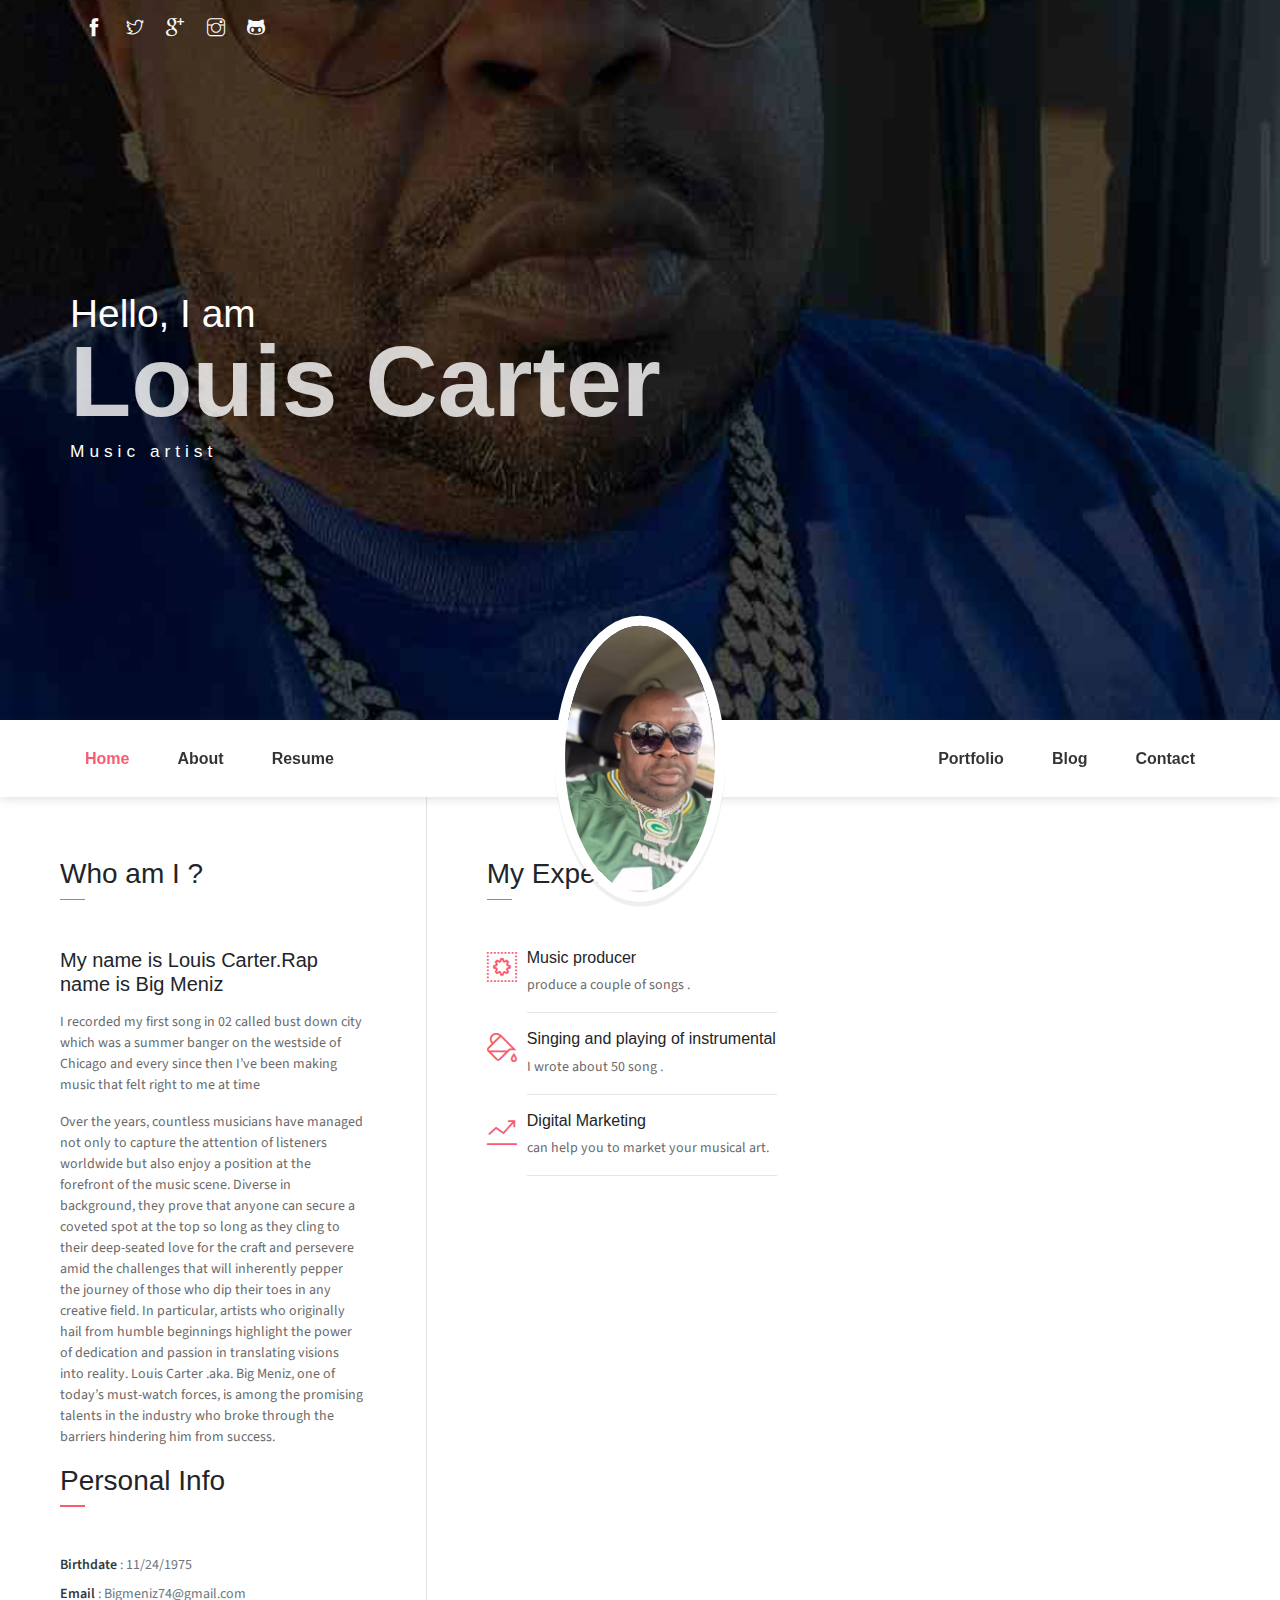
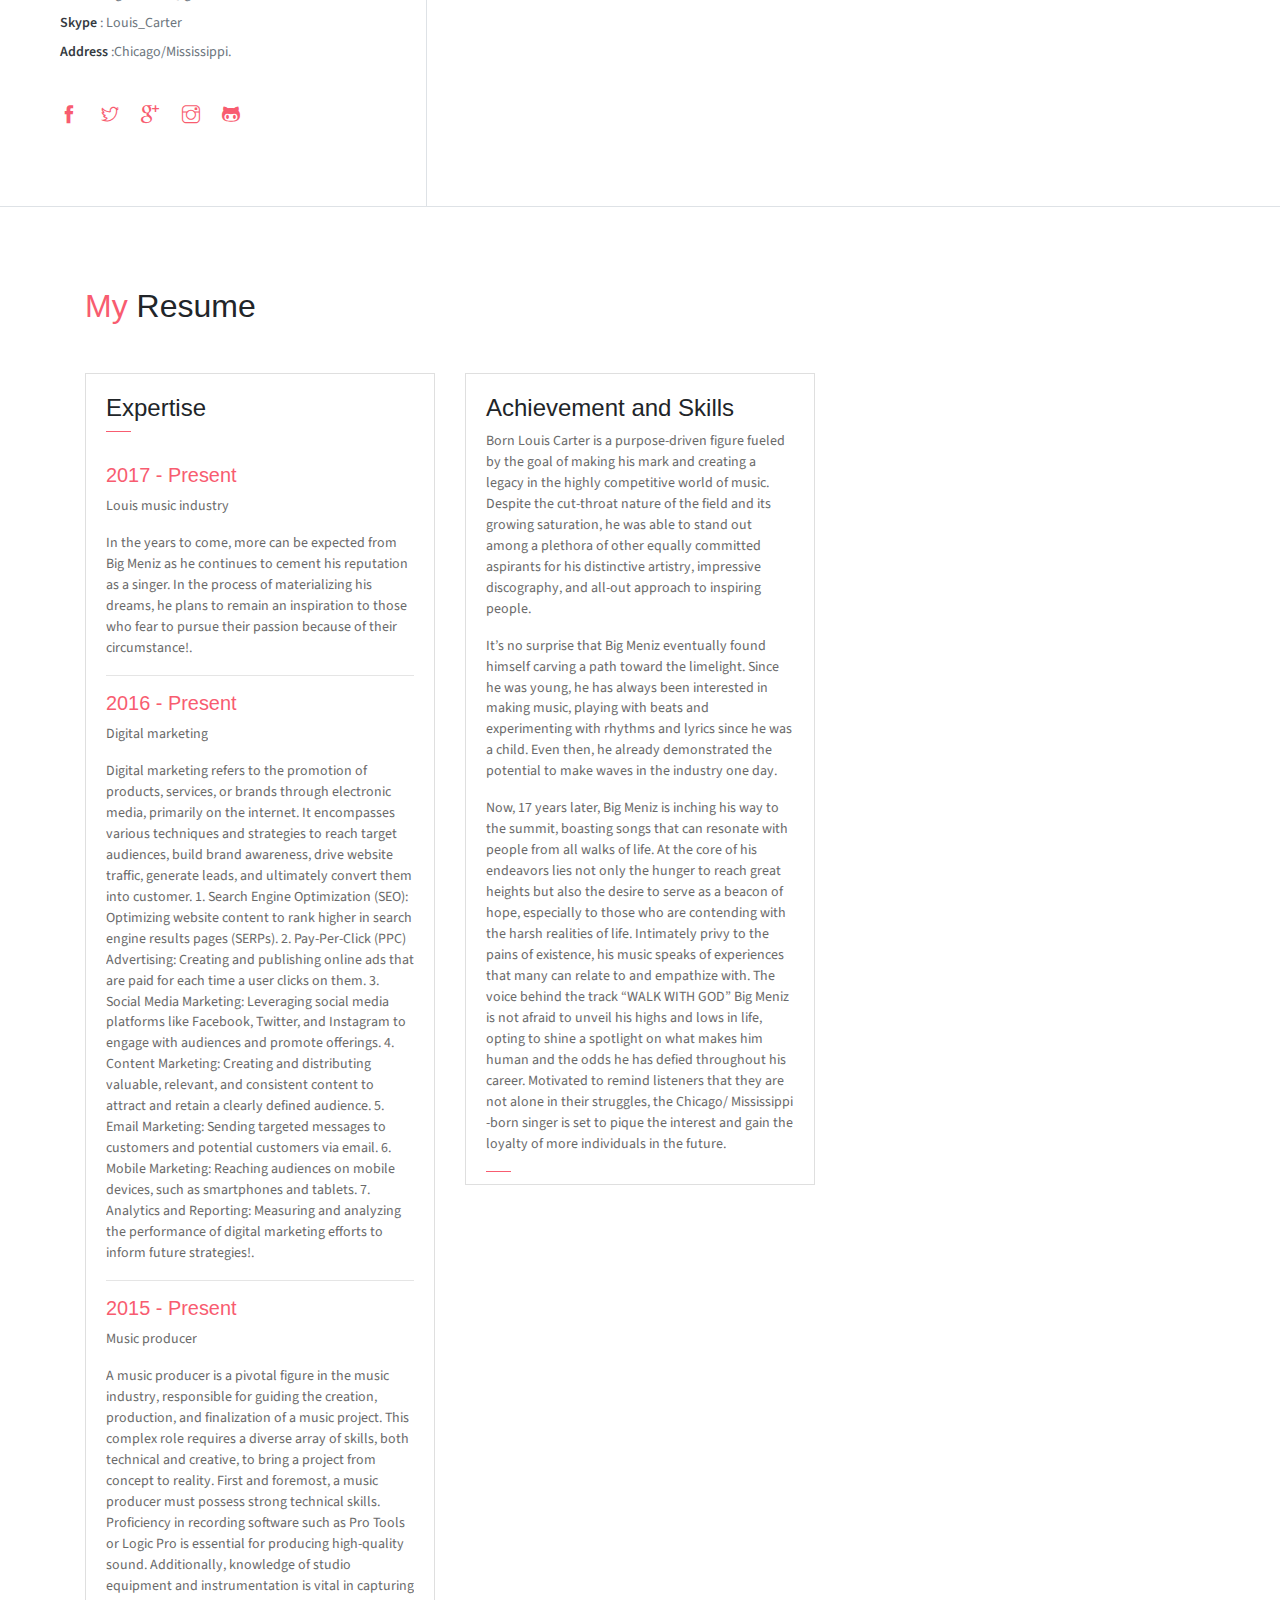
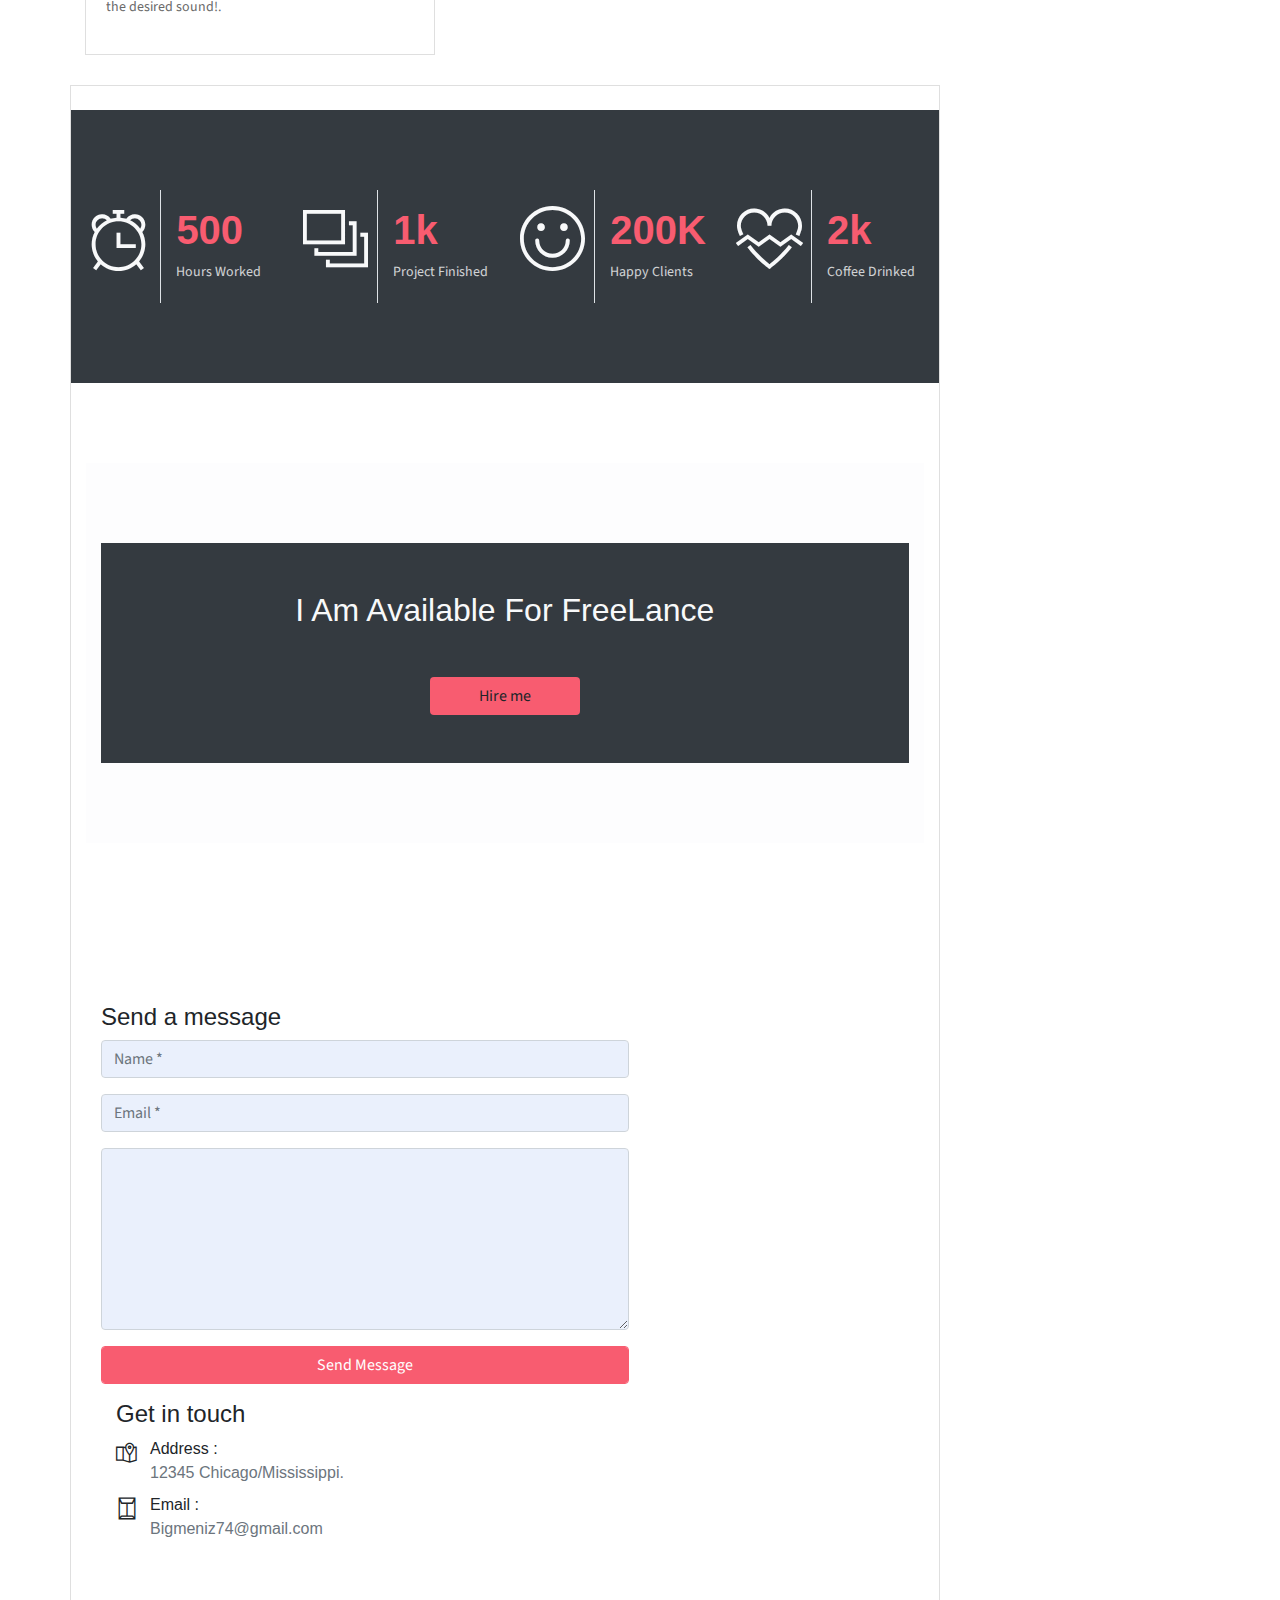
<file: index.html>
<!DOCTYPE html>
<html lang="en">
<head>
	<meta charset="utf-8">
    <meta name="viewport" content="width=device-width, initial-scale=1, shrink-to-fit=no">
    <meta name="description" content="Start your development with louiscarter landing page.">
    <meta name="author" content="Devcrud">
    <title>Louis Carter</title>
    <!-- font icons -->
    <link rel="stylesheet" href="assets/vendors/themify-icons/css/themify-icons.css">
    <!-- Bootstrap + Louiscarter main styles -->
	<link rel="stylesheet" href="assets/css/johndoe.css">
</head>
<body data-spy="scroll" data-target=".navbar" data-offset="40" id="home">
    <a href="mailto:Bigmeniz74@gmail.com" class="btn btn-primary btn-component" data-spy="affix" data-offset-top="600"><i class="ti-shift-left-alt"></i> Email us</a>
    <header class="header">
        <div class="container">
            <ul class="social-icons pt-3">
                <li class="social-item"><a class="social-link text-light" href="#"><i class="ti-facebook" aria-hidden="true"></i></a></li>
                <li class="social-item"><a class="social-link text-light" href="#"><i class="ti-twitter" aria-hidden="true"></i></a></li>
                <li class="social-item"><a class="social-link text-light" href="#"><i class="ti-google" aria-hidden="true"></i></a></li>
                <li class="social-item"><a class="social-link text-light" href="#"><i class="ti-instagram" aria-hidden="true"></i></a></li>
                <li class="social-item"><a class="social-link text-light" href="#"><i class="ti-github" aria-hidden="true"></i></a></li>
            </ul>  
            <div class="header-content">
                <h4 class="header-subtitle" >Hello, I am</h4>
                <h1 class="header-title">Louis Carter</h1>
                <h6 class="header-mono" >Music artist </h6>
            </div>
        </div>
    </header>
    <nav class="navbar sticky-top navbar-expand-lg navbar-light bg-white" data-spy="affix" data-offset-top="510">
        <div class="container">
            <button class="navbar-toggler ml-auto" type="button" data-toggle="collapse" data-target="#navbarSupportedContent" aria-controls="navbarSupportedContent" aria-expanded="false" aria-label="Toggle navigation">
                <span class="navbar-toggler-icon"></span>
            </button>
            <div class="collapse mt-sm-20 navbar-collapse" id="navbarSupportedContent">
                <ul class="navbar-nav mr-auto">
                    <li class="nav-item">
                        <a href="#home" class="nav-link">Home</a>
                    </li>
                    <li class="nav-item">
                        <a href="#about" class="nav-link">About</a>
                    </li>
                    <li class="nav-item">
                        <a href="#resume" class="nav-link">Resume</a>
                    </li>
                </ul>
                <ul class="navbar-nav brand">
                    <img src="assets/imgs/avatar.jpg" alt="" class="brand-img">
                    <li class="brand-txt">
                        <h5 class="brand-title">Louis Carter</h5>
                        <div class="brand-subtitle">Music artist </div>
                    </li>
                </ul>
                <ul class="navbar-nav ml-auto">
                    <li class="nav-item">
                        <a href="#portfolio" class="nav-link">Portfolio</a>
                    </li>
                    <li class="nav-item">
                        <a href="#blog" class="nav-link">Blog</a>
                    </li>
                    <li class="nav-item last-item">
                        <a href="#contact" class="nav-link">Contact</a>
                    </li>
                </ul>
            </div>
        </div>
    </nav>
    <div class="container-fluid">
        <div id="about" class="row about-section">
            <div class="col-lg-4 about-card">
                <h3 class="font-weight-light">Who am I ?</h3>
                <span class="line mb-5"></span>
                <h5 class="mb-3">My name is Louis Carter.Rap name is Big Meniz</h5>
                <p class="mt-20">I recorded my first song in 02 called bust down city which was a summer banger on the westside of Chicago and every since then I’ve been making music that felt right to me at time</p>
            <p>Over the years, countless musicians have managed not only to capture the attention of listeners worldwide but also enjoy a position at the forefront of the music scene. Diverse in background, they prove that anyone can secure a coveted spot at the top so long as they cling to their deep-seated love for the craft and persevere amid the challenges that will inherently pepper the journey of those who dip their toes in any creative field. In particular, artists who originally hail from humble beginnings highlight the power of dedication and passion in translating visions into reality. Louis Carter .aka. Big Meniz, one of today’s must-watch forces, is among the promising talents in the industry who broke through the barriers hindering him from success.</p>
                <h3 class="font-weight-light">Personal Info</h3>
                <span class="line mb-5"></span>
                <ul class="mt40 info list-unstyled">
                    <li><span>Birthdate</span> : 11/24/1975</li>
                    <li><span>Email</span> : Bigmeniz74@gmail.com</li>
                    <li><span>Skype</span> : Louis_Carter </li>
                    <li><span>Address</span> :Chicago/Mississippi.</li>
                </ul>
                <ul class="social-icons pt-3">
                    <li class="social-item"><a class="social-link" href="#"><i class="ti-facebook" aria-hidden="true"></i></a></li>
                    <li class="social-item"><a class="social-link" href="#"><i class="ti-twitter" aria-hidden="true"></i></a></li>
                    <li class="social-item"><a class="social-link" href="#"><i class="ti-google" aria-hidden="true"></i></a></li>
                    <li class="social-item"><a class="social-link" href="#"><i class="ti-instagram" aria-hidden="true"></i></a></li>
                    <li class="social-item"><a class="social-link" href="#"><i class="ti-github" aria-hidden="true"></i></a></li>
                </ul>  
            </div>
            <div class="col-lg-4 about-card">
                <h3 class="font-weight-light">My Expertise</h3>
                <span class="line mb-5"></span>
                <div class="row">
                    <div class="col-1 text-danger pt-1"><i class="ti-widget icon-lg"></i></div>
                    <div class="col-10 ml-auto mr-3">
                        <h6>Music producer</h6>
                        <p class="subtitle"> produce a couple of songs .</p>
                        <hr>
                    </div>
                </div>
                <div class="row">
                    <div class="col-1 text-danger pt-1"><i class="ti-paint-bucket icon-lg"></i></div>
                    <div class="col-10 ml-auto mr-3">
                        <h6>Singing and playing of instrumental</h6>
                        <p class="subtitle">I wrote about 50 song .</p>
                        <hr>
                    </div>
                </div>
                <div class="row">
                    <div class="col-1 text-danger pt-1"><i class="ti-stats-up icon-lg"></i></div>
                    <div class="col-10 ml-auto mr-3">
                        <h6>Digital Marketing</h6>
                        <p class="subtitle"> can help you to market your musical art.</p>
                        <hr>
                    </div>
                </div>
            </div>
        </div>
    </div>

    <!--Resume Section-->
    <section class="section" id="resume">
        <div class="container">
            <h2 class="mb-5"><span class="text-danger">My</span> Resume</h2>
            <div class="row">
                <div class="col-md-6 col-lg-4">
                    <div class="card">
                       <div class="card-header">
                            <div class="mt-2">
                                <h4>Expertise</h4>
                                <span class="line"></span>  
                            </div>
                        </div>
                        <div class="card-body">
                            <h6 class="title text-danger">2017 - Present</h6>
                            <P>Louis music industry</P>
                            <P class="subtitle">In the years to come, more can be expected from Big Meniz as he continues to cement his reputation as a singer. In the process of materializing his dreams, he plans to remain an inspiration to those who fear to pursue their passion because of their circumstance!.</P>
                            <hr>
                            <h6 class="title text-danger">2016 - Present</h6>
                            <P>Digital marketing</P>
                            <P class="subtitle">Digital marketing refers to the promotion of products, services, or brands through electronic media, primarily on the internet. It encompasses various techniques and strategies to reach target audiences, build brand awareness, drive website traffic, generate leads, and ultimately convert them into customer.
1. Search Engine Optimization (SEO): Optimizing website content to rank higher in search engine results pages (SERPs).

2. Pay-Per-Click (PPC) Advertising: Creating and publishing online ads that are paid for each time a user clicks on them.

3. Social Media Marketing: Leveraging social media platforms like Facebook, Twitter, and Instagram to engage with audiences and promote offerings.

4. Content Marketing: Creating and distributing valuable, relevant, and consistent content to attract and retain a clearly defined audience.

5. Email Marketing: Sending targeted messages to customers and potential customers via email.

6. Mobile Marketing: Reaching audiences on mobile devices, such as smartphones and tablets.

7. Analytics and Reporting: Measuring and analyzing the performance of digital marketing efforts to inform future strategies!.</P>
                            <hr>
                            <h6 class="title text-danger">2015 - Present</h6>
                            <P>Music producer</P>
                            <P class="subtitle">
A music producer is a pivotal figure in the music industry, responsible for guiding the creation, production, and finalization of a music project. This complex role requires a diverse array of skills, both technical and creative, to bring a project from concept to reality.

First and foremost, a music producer must possess strong technical skills. Proficiency in recording software such as Pro Tools or Logic Pro is essential for producing high-quality sound. Additionally, knowledge of studio equipment and instrumentation is vital in capturing the desired sound!.</P>
                        </div>
                    </div>
                </div>
                <div class="col-md-6 col-lg-4">
                    <div class="card">
                       <div class="card-header">
                            <div class="mt-2">
                                <h4> Achievement and Skills</h4>
                                <p class="mt-2">Born Louis Carter is a purpose-driven figure fueled by the goal of making his mark and creating a legacy in the highly competitive world of music. Despite the cut-throat nature of the field and its growing saturation, he was able to stand out among a plethora of other equally committed aspirants for his distinctive artistry, impressive discography, and all-out approach to inspiring people.</p>
                                <p>It’s no surprise that Big Meniz eventually found himself carving a path toward the limelight. Since he was young, he has always been interested in making music, playing with beats and experimenting with rhythms and lyrics since he was a child. Even then, he already demonstrated the potential to make waves in the industry one day. </p>
                                <p>Now, 17 years later,  Big Meniz is inching his way to the summit, boasting songs that can resonate with people from all walks of life. At the core of his endeavors lies not only the hunger to reach great heights but also the desire to serve as a beacon of hope, especially to those who are contending with the harsh realities of life. Intimately privy to the pains of existence, his music speaks of experiences that many can relate to and empathize with.
The voice behind the track “WALK WITH GOD”  Big Meniz is not afraid to unveil his highs and lows in life, opting to shine a spotlight on what makes him human and the odds he has defied throughout his career. Motivated to remind listeners that they are not alone in their struggles, the Chicago/ Mississippi -born singer is set to pique the interest and gain the loyalty of more individuals in the future.</p>
                                <span class="line"></span>  
                            </div>
                            </div>
                        </div>
                    </div>
                    <div class="card">
                       <div class="card-header">
                            <div class="pull-left">
                                </div>
                                </div>
    <section class="section bg-dark text-center">
        <div class="container">
            <div class="row text-center">
                <div class="col-md-6 col-lg-3">
                    <div class="row ">
                        <div class="col-5 text-right text-light border-right py-3">
                            <div class="m-auto"><i class="ti-alarm-clock icon-xl"></i></div>
                        </div>
                        <div class="col-7 text-left py-3">
                            <h1 class="text-danger font-weight-bold font40">500</h1>
                            <p class="text-light mb-1">Hours Worked</p>
                        </div>
                    </div>
                </div>
                <div class="col-md-6 col-lg-3">
                    <div class="row">
                        <div class="col-5 text-right text-light border-right py-3">
                            <div class="m-auto"><i class="ti-layers-alt icon-xl"></i></div>
                        </div>
                        <div class="col-7 text-left py-3">
                            <h1 class="text-danger font-weight-bold font40">1k</h1>
                            <p class="text-light mb-1">Project Finished</p>
                        </div>
                    </div>
                </div>
                <div class="col-md-6 col-lg-3">
                    <div class="row">
                        <div class="col-5 text-right text-light border-right py-3">
                            <div class="m-auto"><i class="ti-face-smile icon-xl"></i></div>
                        </div>
                        <div class="col-7 text-left py-3">
                            <h1 class="text-danger font-weight-bold font40">200K</h1>
                            <p class="text-light mb-1">Happy Clients</p>
                        </div>
                    </div>
                </div>
                <div class="col-md-6 col-lg-3">
                    <div class="row">
                        <div class="col-5 text-right text-light border-right py-3">
                            <div class="m-auto"><i class="ti-heart-broken icon-xl"></i></div>
                        </div>
                        <div class="col-7 text-left py-3">
                            <h1 class="text-danger font-weight-bold font40">2k</h1>
                            <p class="text-light mb-1">Coffee Drinked</p>
                        </div>
                    </div>
                </div>
            </div>
        </div>
    </section>
    <section class="section" id="service">
        <div class="container">
    <section class="section bg-custom-gray" id="price">
        <div class="container">       
    <section class="section bg-dark py-5">
        <div class="container text-center">
            <h2 class="text-light mb-5 font-weight-normal">I Am Available For FreeLance</h2>
            <a href="mailto:Bigmeniz74@gmail.com" class="btn bg-primary w-lg">Hire me</a>
        </div>
        </div>
        </div>
    </section>
    <!-- Portfolio Section -->
    <!-- End of portfolio section -->
    <section class="section" id="blog">
        <div class="container">
<!--
    <div class="section contact" id="contact">
        <div id="map" class="map"></div>
     
-->	    
	    <div class="container">
            <div class="row">
                <div class="col-lg-8">
                    <div class="contact-form-card">
                        <h4 class="contact-title">Send a message</h4>
                        <form action="mailto:Bigmeniz74@gmail.com">
                            <div class="form-group">
                                <input  class="form-control" type="text" placeholder="Name *" required disabled>
                            </div>
                            <div class="form-group">
                                <input class="form-control" type="email" placeholder="Email *" required disabled>
                            </div>
                            <div class="form-group">
                                <textarea class="form-control" id=" placeholder="Message *" rows="7" required disabled></textarea>
                            </div>
                            <div class="form-group ">
<a href="mailto:Bigmeniz74@gmail.com" class="form-control btn btn-primary">Send Message</a>
                            </div>
                        </form>
                    </div>
                    </div>
                </div>
                <div class="col-lg-4">
                    <div class="contact-info-card">
                        <h4 class="contact-title">Get in touch</h4>
                            <div class="col-10 ">
                        </div>
                        <div class="row mb-2">
                            <div class="col-1 pt-1 mr-1">
                                <i class="ti-map-alt icon-md"></i>
                            </div>
                            <div class="col-10">
                                <h6 class="d-inline">Address :<br> <span class="text-muted">12345 Chicago/Mississippi.</span></h6>
                            </div>
                       </div>
                        <div class="row mb-2">
                            <div class="col-1 pt-1 mr-1">
                                <i class="ti-envelope icon-md"></i>
                            </div>
                            <div class="col-10">
                                <h6 class="d-inline">Email :<br> <span class="text-muted">Bigmeniz74@gmail.com</span></h6>
                            </div>
                            </div>
                        </div>
	<!-- core  -->
    <script src="assets/vendors/jquery/jquery-3.4.1.js"></script>
    <script src="assets/vendors/bootstrap/bootstrap.bundle.js"></script>

    <!-- bootstrap 3 affix -->
    <script src="assets/vendors/bootstrap/bootstrap.affix.js"></script>

    <!-- Isotope  -->
    <script src="assets/vendors/isotope/isotope.pkgd.js"></script>
    <!-- Louis Carter js -->
    <script src="assets/js/johndoe.js"></script>
</body>
</html>
</file>
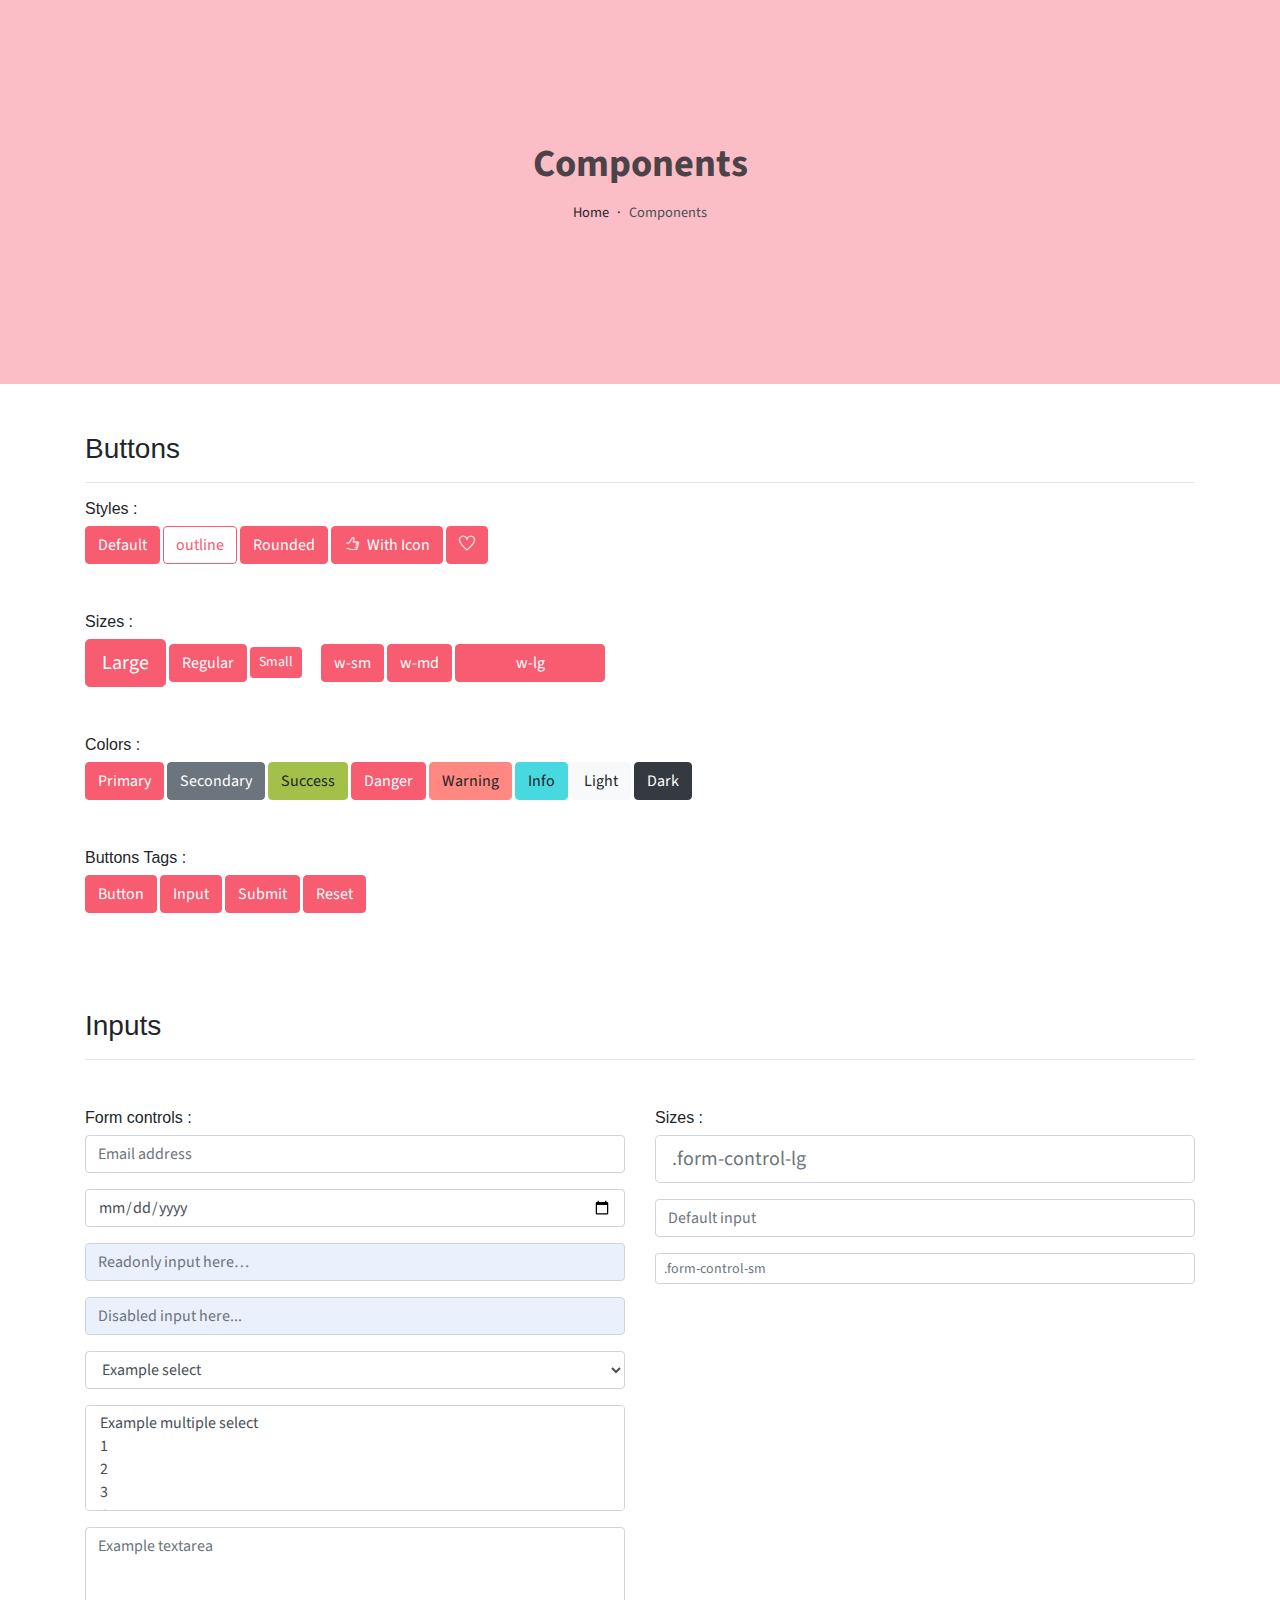
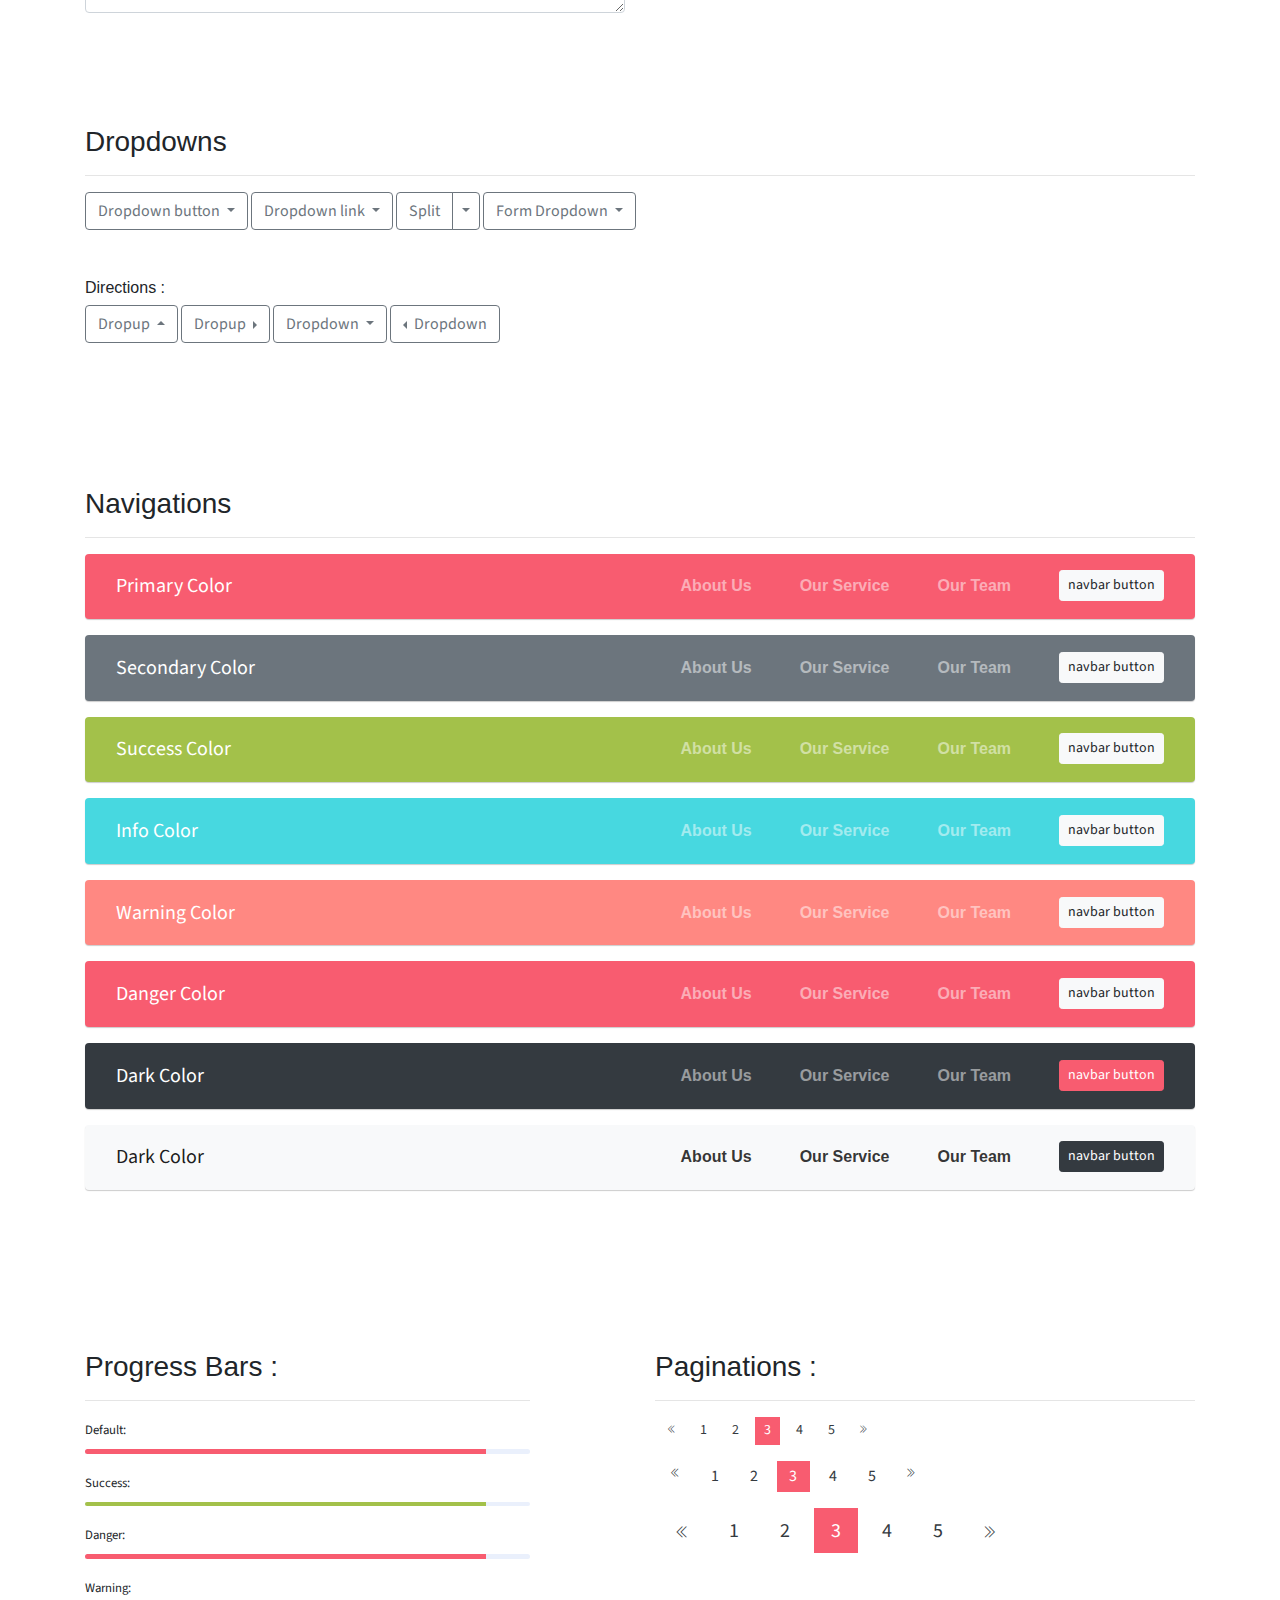
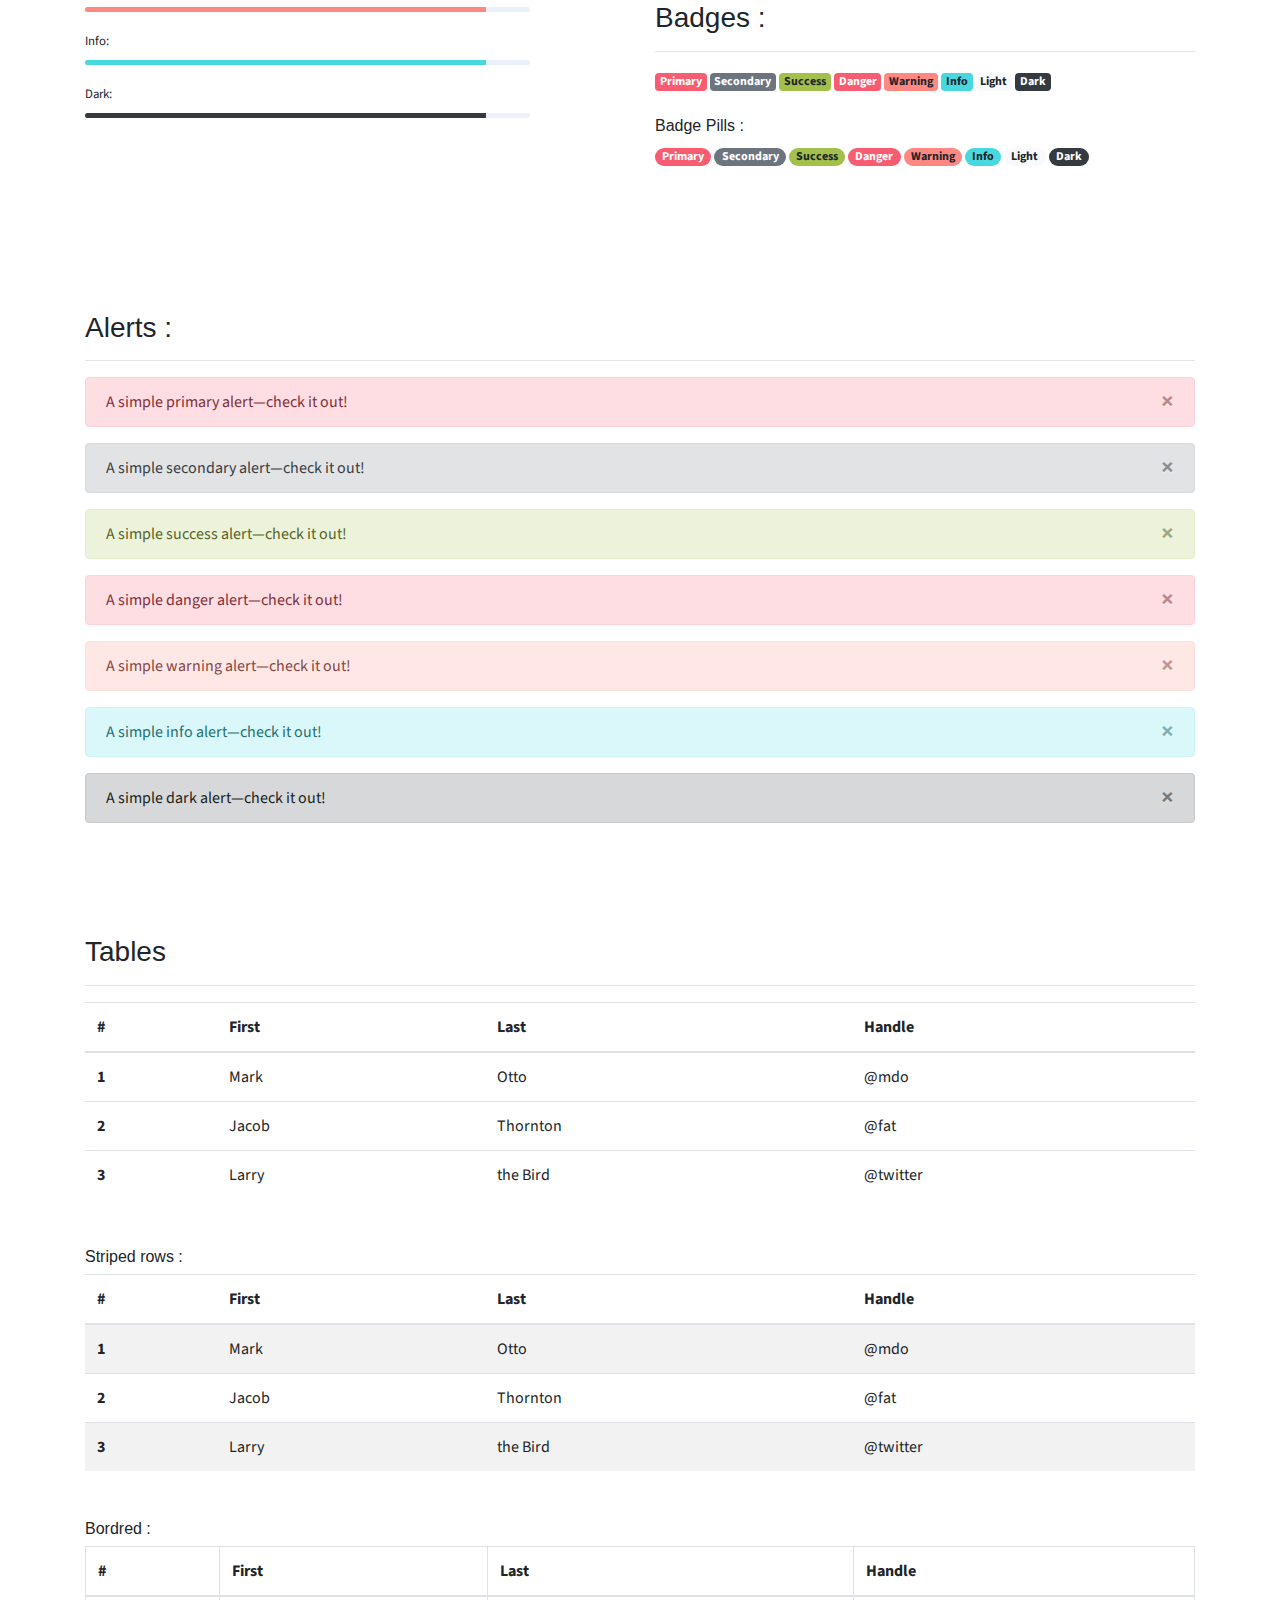
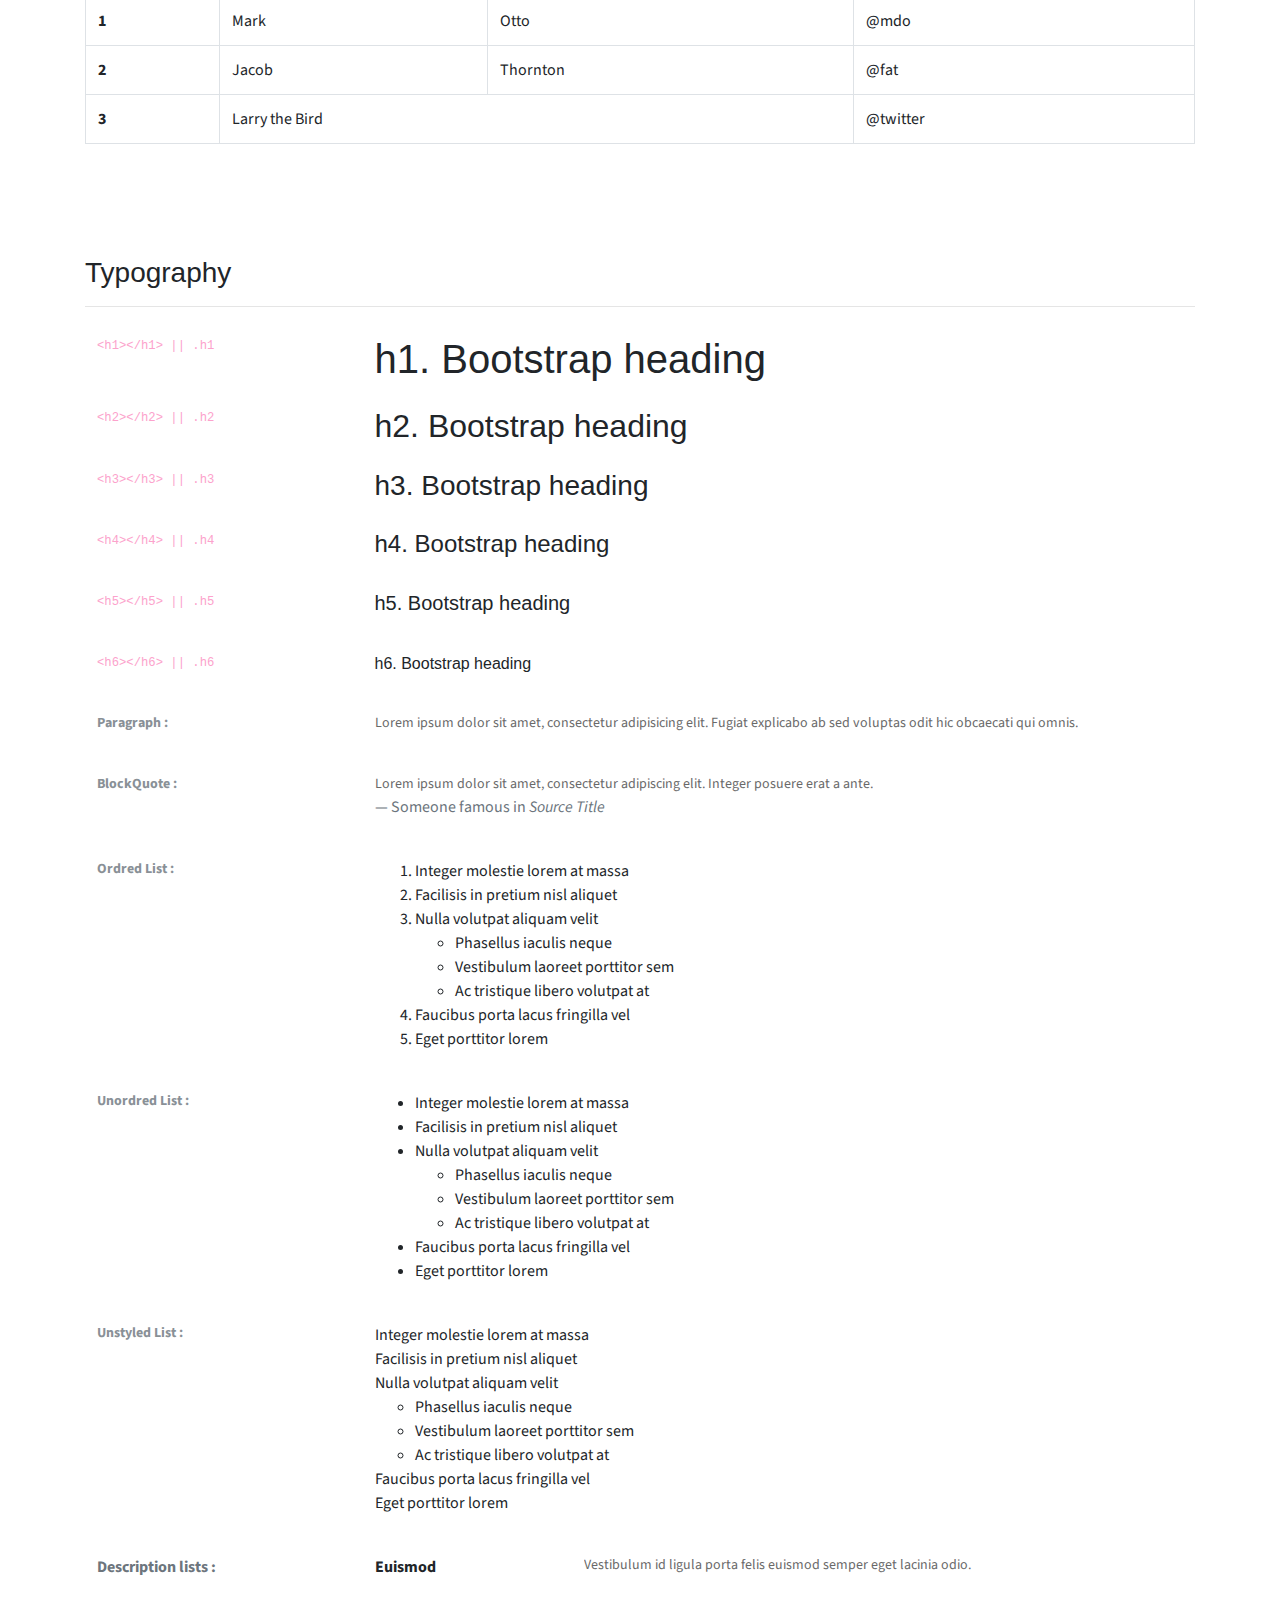
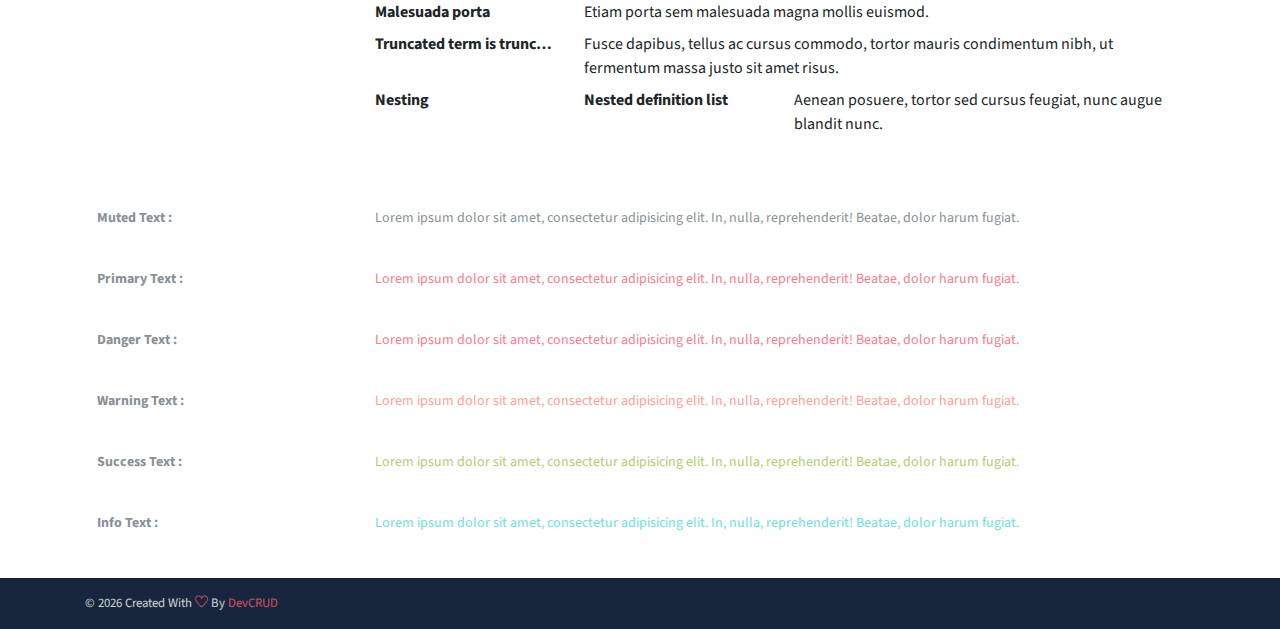
<file: components.html>
<!DOCTYPE html>
<html lang="en">
<head>
   <meta charset="utf-8">
   <meta name="viewport" content="width=device-width, initial-scale=1, shrink-to-fit=no">
   <meta name="description" content="Start your development with JohnDoe landing page.">
   <meta name="author" content="Devcrud">
   <title>JohnDoe Landing page | Components</title>
   <link rel="icon" href="assets/imgs/favicon.png" type="image/png">
   <!-- font icons -->
   <link rel="stylesheet" href="assets/vendors/themify-icons/css/themify-icons.css">
   <!-- Bootstrap + Steller  -->
   <link rel="stylesheet" href="assets/css/johndoe.css">
</head>
<body>

   <!-- Page Header -->
   <header class="header header-mini"> 
      <div class="header-title">Components</div> 
      <nav aria-label="breadcrumb">
         <ol class="breadcrumb">
            <li class="breadcrumb-item"><a href="/">Home</a></li>
            <li class="breadcrumb-item active" aria-current="page">Components</li>
         </ol>
      </nav>
   </header> <!-- End Of Page Header -->

   <!-- main content -->
   <div class="container">

      <!-- Buttons -->
      <h3 class="mt-5">Buttons</h3>
      <hr>
      <h6 class="section-secondary-title">Styles :</h6>
      <button class="btn btn-primary">Default</button>
      <button class="btn btn-outline-primary">outline</button>
      <button class="btn btn-primary rounded">Rounded</button>
      <button class="btn btn-primary rounded"><i class="ti-thumb-up pr-1"></i> With Icon</button>
      <button class="btn btn-primary circle"><i class="ti-heart"></i></button>

      <h6 class="section-secondary-title mt-5">Sizes :</h6>
      <button class="btn btn-primary btn-lg">Large</button>
      <button class="btn btn-primary ">Regular</button>
      <button class="btn btn-primary btn-sm">Small</button>
      <button class="btn btn-primary w-sm ml-3">w-sm</button>
      <button class="btn btn-primary w-md">w-md</button>
      <button class="btn btn-primary w-lg">w-lg</button>

      <h6 class="section-secondary-title mt-5">Colors :</h6>          
      <button type="button" class="btn btn-primary">Primary</button>
      <button type="button" class="btn btn-secondary">Secondary</button>
      <button type="button" class="btn btn-success">Success</button>
      <button type="button" class="btn btn-danger">Danger</button>
      <button type="button" class="btn btn-warning">Warning</button>
      <button type="button" class="btn btn-info">Info</button>
      <button type="button" class="btn btn-light">Light</button>
      <button type="button" class="btn btn-dark">Dark</button>

      <h6 class="section-secondary-title mt-5">Buttons Tags :</h6>
      <button class="btn btn-primary" type="submit">Button</button>
      <input class="btn btn-primary" type="button" value="Input">
      <input class="btn btn-primary" type="submit" value="Submit">
      <input class="btn btn-primary" type="reset" value="Reset">
      
      <!-- devider -->
      <div class="py-5"></div>

      <!-- Inputs -->
      <h3>Inputs</h3>
      <hr>
      <div class="row mt-5">
         <div class="col-md-6">
            <h6 class="section-secondary-title">Form controls :</h6>        
            <div class="form-group">
               <input type="email" class="form-control" id="exampleFormControlInput1" placeholder="Email address">
            </div>
            <div class="form-group">
               <input type="date" class="form-control" id="exampleFormControlInput1" placeholder="Date">
            </div>
            <div class="form-group">
               <input class="form-control" type="text" placeholder="Readonly input here…" readonly>
            </div>
            <div class="form-group">
               <input class="form-control" id="disabledInput" type="text" placeholder="Disabled input here..." disabled>
            </div>
            <div class="form-group">
               <select class="form-control" id="exampleFormControlSelect1">
                  <option>Example select</option>
                  <option>1</option>
                  <option>2</option>
                  <option>3</option>
                  <option>4</option>
                  <option>5</option>
               </select>
            </div>
            <div class="form-group">
               <select multiple class="form-control" id="exampleFormControlSelect2">
                  <option>Example multiple select</option>
                  <option>1</option>
                  <option>2</option>
                  <option>3</option>
                  <option>4</option>
                  <option>5</option>
               </select>
            </div>
            <div class="form-group">
               <textarea class="form-control" id="exampleFormControlTextarea1" rows="3" placeholder="Example textarea"></textarea>
            </div>
         </div>
         <div class="col-md-6">
            <h6 class="section-secondary-title">Sizes :</h6>    
            <div class="form-group">
               <input class="form-control form-control-lg" type="text" placeholder=".form-control-lg">             
            </div>
            <div class="form-group">
               <input class="form-control" type="text" placeholder="Default input">
            </div>
            <div class="form-group">
               <input class="form-control form-control-sm" type="text" placeholder=".form-control-sm"> 
            </div>
         </div>
      </div> <!-- end of inputs -->   

      <!-- devider -->
      <div class="py-5"></div>             

      <!-- Dropdowns -->
      <h3 class="components-section-title font-weight-normal">Dropdowns</h3>
      <hr>
      <div class="dropdown d-inline-block">
         <button class="btn btn-outline-secondary dropdown-toggle" type="button" id="dropdownMenuButton" data-toggle="dropdown" aria-haspopup="true" aria-expanded="false">
         Dropdown button
         </button>
         <div class="dropdown-menu" aria-labelledby="dropdownMenuButton">
         <a class="dropdown-item" href="#">Action</a>
         <a class="dropdown-item" href="#">Another action</a>
         <a class="dropdown-item" href="#">Something else here</a>
         </div>
      </div>
      <div class="dropdown d-inline-block">
         <a class="btn btn-outline-secondary dropdown-toggle" href="#" role="button" id="dropdownMenuLink" data-toggle="dropdown" aria-haspopup="true" aria-expanded="false">
            Dropdown link
         </a>
         <div class="dropdown-menu" aria-labelledby="dropdownMenuLink">
            <a class="dropdown-item" href="#">Action</a>
            <a class="dropdown-item" href="#">Another action</a>
            <a class="dropdown-item" href="#">Something else here</a>
         </div>
      </div>
      <div class="btn-group">
         <button type="button" class="btn btn-outline-secondary">Split</button>
         <button type="button" class="btn btn-outline-secondary dropdown-toggle dropdown-toggle-split" data-toggle="dropdown" aria-haspopup="true" aria-expanded="false">
         <span class="sr-only">Toggle Dropdown</span>
         </button>
         <div class="dropdown-menu">
            <a class="dropdown-item" href="#">Action</a>
            <a class="dropdown-item" href="#">Another action</a>
            <a class="dropdown-item" href="#">Something else here</a>
            <div class="dropdown-divider"></div>
            <a class="dropdown-item" href="#">Separated link</a>
         </div>
      </div>
      <div class="btn-group">
         <button class="btn btn-outline-secondary dropdown-toggle" type="button" id="dropdownMenuButton" data-toggle="dropdown" aria-haspopup="true" aria-expanded="false">
            Form Dropdown
         </button>
         <div class="dropdown-menu form">
            <form class="px-4 py-3">
               <div class="form-group">
                  <input type="email" class="form-control" id="exampleDropdownFormEmail1" placeholder="email@example.com">
               </div>
               <div class="form-group">
                  <input type="password" class="form-control" id="exampleDropdownFormPassword1" placeholder="Password">
               </div>
               <div class="form-check mb-3">
                  <input type="checkbox" class="form-check-input" id="dropdownCheck">
                  <label class="form-check-label" for="dropdownCheck">
                     Remember me
                  </label>
               </div>
               <button type="submit" class="btn btn-primary btn-block">Sign in</button>
            </form>
            <div class="dropdown-divider"></div>
            <a class="dropdown-item" href="#"><small>New around here? Sign up</small></a>
            <a class="dropdown-item" href="#"><small>Forgot password?</small></a>
         </div>
      </div>       
      <h6 class="section-secondary-title mt-5">Directions :</h6>  
      <div class="btn-group dropup">
         <button type="button" class="btn btn-outline-secondary dropdown-toggle" data-toggle="dropdown" aria-haspopup="true" aria-expanded="false">
            Dropup
         </button>
         <div class="dropdown-menu">
            <a class="dropdown-item" href="#">Action</a>
            <a class="dropdown-item" href="#">Another action</a>
            <a class="dropdown-item" href="#">Something else here</a>
            <div class="dropdown-divider"></div>
            <a class="dropdown-item" href="#">Separated link</a>
         </div>
      </div>
      <div class="btn-group dropright">
         <button type="button" class="btn btn-outline-secondary dropdown-toggle" data-toggle="dropdown" aria-haspopup="true" aria-expanded="false">
            Dropup
         </button>
         <div class="dropdown-menu">
            <a class="dropdown-item" href="#">Action</a>
            <a class="dropdown-item" href="#">Another action</a>
            <a class="dropdown-item" href="#">Something else here</a>
            <div class="dropdown-divider"></div>
            <a class="dropdown-item" href="#">Separated link</a>
         </div>
      </div>
      <div class="btn-group">
         <button type="button" class="btn btn-outline-secondary dropdown-toggle" data-toggle="dropdown" aria-haspopup="true" aria-expanded="false">
            Dropdown
         </button>
         <div class="dropdown-menu">
            <a class="dropdown-item" href="#">Action</a>
            <a class="dropdown-item" href="#">Another action</a>
            <a class="dropdown-item" href="#">Something else here</a>
            <div class="dropdown-divider"></div>
            <a class="dropdown-item" href="#">Separated link</a>
         </div>
      </div>
      <div class="btn-group dropleft">
         <button type="button" class="btn btn-outline-secondary dropdown-toggle" data-toggle="dropdown" aria-haspopup="true" aria-expanded="false">
            Dropdown
         </button>
         <div class="dropdown-menu">
            <a class="dropdown-item" href="#">Action</a>
            <a class="dropdown-item" href="#">Another action</a>
            <a class="dropdown-item" href="#">Something else here</a>
            <div class="dropdown-divider"></div>
            <a class="dropdown-item" href="#">Separated link</a>
         </div>
      </div> <!-- end of Dropdowns -->  

      <!-- devider -->
      <div class="py-5"></div>   

      <!-- navbars -->
      <h3 class="components-section-title font-weight-normal mt-5">Navigations</h3>
      <hr>
      <nav class="navbar navbar-expand-sm navbar-dark bg-primary rounded shadow mb-3">
         <div class="container">
            <a class="navbar-brand" href="#">Primary Color</a>
            <button class="navbar-toggler ml-auto" type="button" data-toggle="collapse" data-target="#navbarSupportedContent" aria-controls="navbarSupportedContent" aria-expanded="false" aria-label="Toggle navigation">
            <span class="navbar-toggler-icon"></span>
            </button>
            <div class="collapse navbar-collapse" id="navbarSupportedContent">
               <ul class="navbar-nav ml-auto"> 
                  <li class="nav-item">
                     <a class="nav-link" href="#about">About Us</a>
                  </li>
                  <li class="nav-item">
                     <a class="nav-link" href="#service">Our Service</a>
                  </li>
                  <li class="nav-item">
                     <a class="nav-link" href="#team">Our Team</a>
                  </li>
                  <li class="nav-item">
                     <a href="#book-table" class="ml-4 mt-1 btn btn-light btn-sm">navbar button</a>
                  </li>
               </ul>                       
            </div>
         </div>
      </nav>
      <nav class="navbar navbar-expand-sm navbar-dark bg-secondary rounded shadow mb-3">
         <div class="container">
            <a class="navbar-brand" href="#">Secondary Color</a>
            <button class="navbar-toggler ml-auto" type="button" data-toggle="collapse" data-target="#navbarSupportedContent" aria-controls="navbarSupportedContent" aria-expanded="false" aria-label="Toggle navigation">
            <span class="navbar-toggler-icon"></span>
            </button>
            <div class="collapse navbar-collapse" id="navbarSupportedContent">
               <ul class="navbar-nav ml-auto"> 
                  <li class="nav-item">
                     <a class="nav-link" href="#about">About Us</a>
                  </li>
                  <li class="nav-item">
                     <a class="nav-link" href="#service">Our Service</a>
                  </li>
                  <li class="nav-item">
                     <a class="nav-link" href="#team">Our Team</a>
                  </li>
                  <li class="nav-item">
                     <a href="#book-table" class="ml-4 mt-1 btn btn-light btn-sm">navbar button</a>
                  </li>
               </ul>                       
            </div>
         </div>
      </nav>
      <nav class="navbar navbar-expand-sm navbar-dark bg-success rounded shadow mb-3">
         <div class="container">
            <a class="navbar-brand" href="#">Success Color</a>
            <button class="navbar-toggler ml-auto" type="button" data-toggle="collapse" data-target="#navbarSupportedContent" aria-controls="navbarSupportedContent" aria-expanded="false" aria-label="Toggle navigation">
            <span class="navbar-toggler-icon"></span>
            </button>
            <div class="collapse navbar-collapse" id="navbarSupportedContent">
               <ul class="navbar-nav ml-auto"> 
                  <li class="nav-item">
                     <a class="nav-link" href="#about">About Us</a>
                  </li>
                  <li class="nav-item">
                     <a class="nav-link" href="#service">Our Service</a>
                  </li>
                  <li class="nav-item">
                     <a class="nav-link" href="#team">Our Team</a>
                  </li>
                  <li class="nav-item">
                     <a href="#book-table" class="ml-4 mt-1 btn btn-light btn-sm">navbar button</a>
                  </li>
               </ul>                       
            </div>
         </div>
      </nav>
      <nav class="navbar navbar-expand-sm navbar-dark bg-info rounded shadow mb-3">
         <div class="container">
            <a class="navbar-brand" href="#">Info Color</a>
            <button class="navbar-toggler ml-auto" type="button" data-toggle="collapse" data-target="#navbarSupportedContent" aria-controls="navbarSupportedContent" aria-expanded="false" aria-label="Toggle navigation">
            <span class="navbar-toggler-icon"></span>
            </button>
            <div class="collapse navbar-collapse" id="navbarSupportedContent">
               <ul class="navbar-nav ml-auto"> 
                  <li class="nav-item">
                     <a class="nav-link" href="#about">About Us</a>
                  </li>
                  <li class="nav-item">
                     <a class="nav-link" href="#service">Our Service</a>
                  </li>
                  <li class="nav-item">
                     <a class="nav-link" href="#team">Our Team</a>
                  </li>
                  <li class="nav-item">
                     <a href="#book-table" class="ml-4 mt-1 btn btn-light btn-sm">navbar button</a>
                  </li>
               </ul>                       
            </div>
         </div>
      </nav>
      <nav class="navbar navbar-expand-sm navbar-dark bg-warning rounded shadow mb-3">
         <div class="container">
            <a class="navbar-brand" href="#">Warning Color</a>
            <button class="navbar-toggler ml-auto" type="button" data-toggle="collapse" data-target="#navbarSupportedContent" aria-controls="navbarSupportedContent" aria-expanded="false" aria-label="Toggle navigation">
            <span class="navbar-toggler-icon"></span>
            </button>
            <div class="collapse navbar-collapse" id="navbarSupportedContent">
               <ul class="navbar-nav ml-auto"> 
                  <li class="nav-item">
                     <a class="nav-link" href="#about">About Us</a>
                  </li>
                  <li class="nav-item">
                     <a class="nav-link" href="#service">Our Service</a>
                  </li>
                  <li class="nav-item">
                     <a class="nav-link" href="#team">Our Team</a>
                  </li>
                  <li class="nav-item">
                     <a href="#book-table" class="ml-4 mt-1 btn btn-light btn-sm">navbar button</a>
                  </li>
               </ul>                       
            </div>
         </div>
      </nav>
      <nav class="navbar navbar-expand-sm navbar-dark bg-danger rounded shadow mb-3">
         <div class="container">
            <a class="navbar-brand" href="#">Danger Color</a>
            <button class="navbar-toggler ml-auto" type="button" data-toggle="collapse" data-target="#navbarSupportedContent" aria-controls="navbarSupportedContent" aria-expanded="false" aria-label="Toggle navigation">
            <span class="navbar-toggler-icon"></span>
            </button>
            <div class="collapse navbar-collapse" id="navbarSupportedContent">
               <ul class="navbar-nav ml-auto"> 
                  <li class="nav-item">
                     <a class="nav-link" href="#about">About Us</a>
                  </li>
                  <li class="nav-item">
                     <a class="nav-link" href="#service">Our Service</a>
                  </li>
                  <li class="nav-item">
                     <a class="nav-link" href="#team">Our Team</a>
                  </li>
                  <li class="nav-item">
                     <a href="#book-table" class="ml-4 mt-1 btn btn-light btn-sm">navbar button</a>
                  </li>
               </ul>                       
            </div>
         </div>
      </nav>
      <nav class="navbar navbar-expand-sm navbar-dark bg-dark rounded shadow mb-3">
         <div class="container">
            <a class="navbar-brand" href="#">Dark Color</a>
            <button class="navbar-toggler ml-auto" type="button" data-toggle="collapse" data-target="#navbarSupportedContent" aria-controls="navbarSupportedContent" aria-expanded="false" aria-label="Toggle navigation">
            <span class="navbar-toggler-icon"></span>
            </button>
            <div class="collapse navbar-collapse" id="navbarSupportedContent">
               <ul class="navbar-nav ml-auto"> 
                  <li class="nav-item">
                     <a class="nav-link" href="#about">About Us</a>
                  </li>
                  <li class="nav-item">
                     <a class="nav-link" href="#service">Our Service</a>
                  </li>
                  <li class="nav-item">
                     <a class="nav-link" href="#team">Our Team</a>
                  </li>
                  <li class="nav-item">
                     <a href="#book-table" class="ml-4 mt-1 btn btn-primary btn-sm">navbar button</a>
                  </li>
               </ul>                       
            </div>
         </div>
      </nav>
      <nav class="navbar navbar-expand-sm navbar-light bg-light rounded shadow mb-3">
         <div class="container">
            <a class="navbar-brand" href="#">Dark Color</a>
            <button class="navbar-toggler ml-auto" type="button" data-toggle="collapse" data-target="#navbarSupportedContent" aria-controls="navbarSupportedContent" aria-expanded="false" aria-label="Toggle navigation">
            <span class="navbar-toggler-icon"></span>
            </button>
            <div class="collapse navbar-collapse" id="navbarSupportedContent">
               <ul class="navbar-nav ml-auto"> 
                  <li class="nav-item">
                     <a class="nav-link" href="#about">About Us</a>
                  </li>
                  <li class="nav-item">
                     <a class="nav-link" href="#service">Our Service</a>
                  </li>
                  <li class="nav-item">
                     <a class="nav-link" href="#team">Our Team</a>
                  </li>
                  <li class="nav-item">
                     <a href="#book-table" class="ml-4 mt-1 btn btn-dark btn-sm">navbar button</a>
                  </li>
               </ul>                       
            </div>
         </div>
      </nav>
      <!-- End of navbars -->

      <!-- devider -->
      <div class="py-5"></div>   
      
      <!-- progress bars -->
      <div class="row justify-content-between">
         <div class="col-md-5">
            <h3 class="components-section-title font-weight-normal mt-5">Progress Bars :</h3>
            <hr>
            <small>Default: </small>
            <div class="progress mt-2 mb-3">
               <div class="progress-bar" role="progressbar" style="width: 90%" aria-valuenow="25" aria-valuemin="0" aria-valuemax="100"></div>
            </div>
            <small>Success:</small>
            <div class="progress mt-2 mb-3">
               <div class="progress-bar bg-success" role="progressbar" style="width: 90%" aria-valuenow="25" aria-valuemin="0" aria-valuemax="100"></div>
            </div>
            <small>Danger:</small>
            <div class="progress mt-2 mb-3">
               <div class="progress-bar bg-danger" role="progressbar" style="width: 90%" aria-valuenow="25" aria-valuemin="0" aria-valuemax="100"></div>
            </div>
            <small>Warning:</small>
            <div class="progress mt-2 mb-3">
               <div class="progress-bar bg-warning" role="progressbar" style="width: 90%" aria-valuenow="25" aria-valuemin="0" aria-valuemax="100"></div>
            </div>
            <small>Info:</small>
            <div class="progress mt-2 mb-3">
               <div class="progress-bar bg-info" role="progressbar" style="width: 90%" aria-valuenow="25" aria-valuemin="0" aria-valuemax="100"></div>
            </div>
            <small>Dark:</small>
            <div class="progress mt-2 mb-3">
               <div class="progress-bar bg-dark" role="progressbar" style="width: 90%" aria-valuenow="25" aria-valuemin="0" aria-valuemax="100"></div>
            </div>
         </div>
         <div class="col-md-6">
            <h3 class="components-section-title font-weight-normal mt-5">Paginations :</h3>
            <hr>
            <nav aria-label="Page navigation example">
               <ul class="pagination pagination-sm">
                  <li class="page-item"><a class="page-link" href="#"><i class="ti-angle-double-left"></i></a></li>
                  <li class="page-item"><a class="page-link" href="#">1</a></li>
                  <li class="page-item"><a class="page-link" href="#">2</a></li>
                  <li class="page-item active"><a class="page-link" href="#">3</a></li>
                  <li class="page-item"><a class="page-link" href="#">4</a></li>
                  <li class="page-item"><a class="page-link" href="#">5</a></li>
                  <li class="page-item"><a class="page-link" href="#"><i class="ti-angle-double-right"></i></a></li>
               </ul>
            </nav>
            <nav aria-label="Page navigation example">
               <ul class="pagination">
               <li class="page-item"><a class="page-link" href="#"><i class="ti-angle-double-left"></i></a></li>
                  <li class="page-item"><a class="page-link" href="#">1</a></li>
                  <li class="page-item"><a class="page-link" href="#">2</a></li>
                  <li class="page-item active"><a class="page-link" href="#">3</a></li>
                  <li class="page-item"><a class="page-link" href="#">4</a></li>
                  <li class="page-item"><a class="page-link" href="#">5</a></li>
                  <li class="page-item"><a class="page-link" href="#"><i class="ti-angle-double-right"></i></a></li>
               </ul>
            </nav>
            <nav aria-label="Page navigation example">
               <ul class="pagination pagination-lg">
                  <li class="page-item"><a class="page-link" href="#"><i class="ti-angle-double-left"></i></a></li>
                  <li class="page-item"><a class="page-link" href="#">1</a></li>
                  <li class="page-item"><a class="page-link" href="#">2</a></li>
                  <li class="page-item active"><a class="page-link" href="#">3</a></li>
                  <li class="page-item"><a class="page-link" href="#">4</a></li>
                  <li class="page-item"><a class="page-link" href="#">5</a></li>
                  <li class="page-item"><a class="page-link" href="#"><i class="ti-angle-double-right"></i></a></li>
               </ul>
            </nav>

            <!-- Badges -->
            <h3 class="components-section-title font-weight-normal mt-5">Badges :</h3>
            <hr>
            <span class="badge badge-primary">Primary</span>
            <span class="badge badge-secondary">Secondary</span>
            <span class="badge badge-success">Success</span>
            <span class="badge badge-danger">Danger</span>
            <span class="badge badge-warning">Warning</span>
            <span class="badge badge-info">Info</span>
            <span class="badge badge-light">Light</span>
            <span class="badge badge-dark">Dark</span>
            <h6 class="section-secondary-title mt-4 mb-2">Badge Pills :</h6>
            <span class="badge badge-pill badge-primary">Primary</span>
            <span class="badge badge-pill badge-secondary">Secondary</span>
            <span class="badge badge-pill badge-success">Success</span>
            <span class="badge badge-pill badge-danger">Danger</span>
            <span class="badge badge-pill badge-warning">Warning</span>
            <span class="badge badge-pill badge-info">Info</span>
            <span class="badge badge-pill badge-light">Light</span>
            <span class="badge badge-pill badge-dark">Dark</span>
         </div>
      </div> <!-- End of Progress bars -->

      <!-- devider -->
      <div class="py-5"></div>  

      <!-- Alerts -->
      <h3 class="components-section-title font-weight-normal mt-5">Alerts :</h3>
      <hr>
      <div class="alert alert-primary alert-dismissible fade show" role="alert">
         A simple primary alert—check it out!
         <button type="button" class="close" data-dismiss="alert" aria-label="Close">
            <span aria-hidden="true">&times;</span>
         </button>
      </div>
      <div class="alert alert-secondary alert-dismissible fade show" role="alert">
         A simple secondary alert—check it out!
         <button type="button" class="close" data-dismiss="alert" aria-label="Close">
            <span aria-hidden="true">&times;</span>
         </button>
      </div>
      <div class="alert alert-success alert-dismissible fade show" role="alert">
         A simple success alert—check it out!
         <button type="button" class="close" data-dismiss="alert" aria-label="Close">
            <span aria-hidden="true">&times;</span>
         </button>
      </div>
      <div class="alert alert-danger alert-dismissible fade show" role="alert">
         A simple danger alert—check it out!
         <button type="button" class="close" data-dismiss="alert" aria-label="Close">
            <span aria-hidden="true">&times;</span>
         </button>
      </div>
      <div class="alert alert-warning alert-dismissible fade show" role="alert">
         A simple warning alert—check it out!
         <button type="button" class="close" data-dismiss="alert" aria-label="Close">
            <span aria-hidden="true">&times;</span>
         </button>
      </div>
      <div class="alert alert-info alert-dismissible fade show" role="alert">
         A simple info alert—check it out!
         <button type="button" class="close" data-dismiss="alert" aria-label="Close">
            <span aria-hidden="true">&times;</span>
         </button>
      </div>
      <div class="alert alert-dark alert-dismissible fade show" role="alert">
         A simple dark alert—check it out!
         <button type="button" class="close" data-dismiss="alert" aria-label="Close">
            <span aria-hidden="true">&times;</span>
         </button>
      </div>
      <!-- end of alerts -->

      <!-- devider -->
      <div class="py-5"></div> 
   
      <!-- tables -->
      <h3 class="components-section-title">Tables</h3>
      <hr>
      <table class="table">
         <thead>
            <tr>
               <th scope="col">#</th>
               <th scope="col">First</th>
               <th scope="col">Last</th>
               <th scope="col">Handle</th>
            </tr>
         </thead>
         <tbody>
            <tr>
               <th scope="row">1</th>
               <td>Mark</td>
               <td>Otto</td>
               <td>@mdo</td>
            </tr>
            <tr>
               <th scope="row">2</th>
               <td>Jacob</td>
               <td>Thornton</td>
               <td>@fat</td>
            </tr>
            <tr>
               <th scope="row">3</th>
               <td>Larry</td>
               <td>the Bird</td>
               <td>@twitter</td>
            </tr>
         </tbody>
      </table>

      <h6 class="section-secondary-title mt-5">Striped rows :</h6>
      <table class="table table-striped">
         <thead>
            <tr>
               <th scope="col">#</th>
               <th scope="col">First</th>
               <th scope="col">Last</th>
               <th scope="col">Handle</th>
            </tr>
         </thead>
         <tbody>
            <tr>
               <th scope="row">1</th>
               <td>Mark</td>
               <td>Otto</td>
               <td>@mdo</td>
            </tr>
            <tr>
               <th scope="row">2</th>
               <td>Jacob</td>
               <td>Thornton</td>
               <td>@fat</td>
            </tr>
            <tr>
               <th scope="row">3</th>
               <td>Larry</td>
               <td>the Bird</td>
               <td>@twitter</td>
            </tr>
         </tbody>
      </table>

      <h6 class="section-secondary-title mt-5">Bordred :</h6>
      <table class="table table-bordered">
         <thead>
            <tr>
               <th scope="col">#</th>
               <th scope="col">First</th>
               <th scope="col">Last</th>
               <th scope="col">Handle</th>
            </tr>
         </thead>
         <tbody>
            <tr>
               <th scope="row">1</th>
               <td>Mark</td>
               <td>Otto</td>
               <td>@mdo</td>
            </tr>
            <tr>
               <th scope="row">2</th>
               <td>Jacob</td>
               <td>Thornton</td>
               <td>@fat</td>
            </tr>
            <tr>
               <th scope="row">3</th>
               <td colspan="2">Larry the Bird</td>
               <td>@twitter</td>
            </tr>
         </tbody>
      </table>
      <!-- end of tables -->

      <!-- devider -->
      <div class="py-5"></div> 

      <!-- typography -->
      <h3 class="components-section-title">Typography</h3>
      <hr>
     
      <table class="table table-borderless v-align-center">
         <tbody>
            <tr>
               <td>
                  <p><code class="highlighter-rouge">&lt;h1&gt;&lt;/h1&gt; || .h1</code></p>
               </td>
               <td class="w-75"><span class="h1">h1. Bootstrap heading</span></td>
            </tr>
            <tr>
               <td>
                  <p><code class="highlighter-rouge">&lt;h2&gt;&lt;/h2&gt; || .h2</code></p>
               </td>
               <td><span class="h2">h2. Bootstrap heading</span></td>
            </tr>
            <tr>
               <td>
                  <p><code class="highlighter-rouge">&lt;h3&gt;&lt;/h3&gt; || .h3</code></p>
               </td>
               <td><span class="h3">h3. Bootstrap heading</span></td>
            </tr>
            <tr>
               <td>
                  <p><code class="highlighter-rouge">&lt;h4&gt;&lt;/h4&gt; || .h4</code></p>
               </td>
               <td><span class="h4">h4. Bootstrap heading</span></td>
            </tr>
            <tr>
               <td>
                  <p><code class="highlighter-rouge">&lt;h5&gt;&lt;/h5&gt; || .h5</code></p>
               </td>
               <td><span class="h5">h5. Bootstrap heading</span></td>
            </tr>
            <tr>
               <td>
                  <p><code class="highlighter-rouge">&lt;h6&gt;&lt;/h6&gt; || .h6</code></p>
               </td>
               <td><span class="h6">h6. Bootstrap heading</span></td>
            </tr>
            <tr>
               <td>
                  <p class="font-weight-bold text-muted">Paragraph :</p>
               </td>
               <td><p>Lorem ipsum dolor sit amet, consectetur adipisicing elit. Fugiat explicabo ab sed voluptas odit hic obcaecati qui omnis.</p></td>
            </tr>
            <tr>
               <td>
                  <p class="font-weight-bold text-muted">BlockQuote :</p>
               </td>
               <td>
                  <blockquote class="blockquote">
                     <p class="mb-0">Lorem ipsum dolor sit amet, consectetur adipiscing elit. Integer posuere erat a ante.</p>
                     <footer class="blockquote-footer">Someone famous in <cite title="Source Title">Source Title</cite></footer>
                  </blockquote>
               </td>
            </tr>

            
            <tr>
               <td><p class="font-weight-bold text-muted">Ordred List :</p></td>
               <td>
                  <ol>
                     <li>Integer molestie lorem at massa</li>
                     <li>Facilisis in pretium nisl aliquet</li>
                     <li>Nulla volutpat aliquam velit
                        <ul>
                           <li>Phasellus iaculis neque</li>
                           <li>Vestibulum laoreet porttitor sem</li>
                           <li>Ac tristique libero volutpat at</li>
                        </ul>
                     </li>
                     <li>Faucibus porta lacus fringilla vel</li>
                     <li>Eget porttitor lorem</li>
                  </ol>
               </td>
            </tr>
            <tr>
               <td><p class="font-weight-bold text-muted">Unordred List :</p></td>
               <td>
                  <ul >
                     <li>Integer molestie lorem at massa</li>
                     <li>Facilisis in pretium nisl aliquet</li>
                     <li>Nulla volutpat aliquam velit
                        <ul>
                           <li>Phasellus iaculis neque</li>
                           <li>Vestibulum laoreet porttitor sem</li>
                           <li>Ac tristique libero volutpat at</li>
                        </ul>
                     </li>
                     <li>Faucibus porta lacus fringilla vel</li>
                     <li>Eget porttitor lorem</li>
                  </ul>
               </td>
            </tr>
            <tr>
               <td><p class="font-weight-bold text-muted">Unstyled List :</p></td>
               <td>
                  <ul class="list-unstyled">
                     <li>Integer molestie lorem at massa</li>
                     <li>Facilisis in pretium nisl aliquet</li>
                     <li>Nulla volutpat aliquam velit
                        <ul>
                           <li>Phasellus iaculis neque</li>
                           <li>Vestibulum laoreet porttitor sem</li>
                           <li>Ac tristique libero volutpat at</li>
                        </ul>
                     </li>
                     <li>Faucibus porta lacus fringilla vel</li>
                     <li>Eget porttitor lorem</li>
                  </ul>
               </td>
            </tr>
            <tr>
               <td class="font-weight-bold text-muted">Description lists : </td>
               <td>
                  <dl class="row">
                     <dt class="col-sm-3">Euismod</dt>
                     <dd class="col-sm-9">
                        <p>Vestibulum id ligula porta felis euismod semper eget lacinia odio.</p>
                     </dd>

                     <dt class="col-sm-3">Malesuada porta</dt>
                     <dd class="col-sm-9">Etiam porta sem malesuada magna mollis euismod.</dd>

                     <dt class="col-sm-3 text-truncate">Truncated term is truncated</dt>
                     <dd class="col-sm-9">Fusce dapibus, tellus ac cursus commodo, tortor mauris condimentum nibh, ut fermentum massa justo sit amet risus.</dd>

                     <dt class="col-sm-3">Nesting</dt>
                     <dd class="col-sm-9">
                        <dl class="row">
                           <dt class="col-sm-4">Nested definition list</dt>
                           <dd class="col-sm-8">Aenean posuere, tortor sed cursus feugiat, nunc augue blandit nunc.</dd>
                        </dl>
                     </dd>
                  </dl>
               </td>
            </tr>
            <tr>
               <td>
                  <p class="font-weight-bold text-muted">Muted Text :</p>
               </td>
               <td>
                  <p class="text-muted">Lorem ipsum dolor sit amet, consectetur adipisicing elit. In, nulla, reprehenderit! Beatae, dolor harum fugiat.</p>
               </td>
            </tr>
            <tr>
               <td>
                  <p class="font-weight-bold text-muted">Primary Text :</p>
               </td>
               <td>
                  <p class="text-primary">Lorem ipsum dolor sit amet, consectetur adipisicing elit. In, nulla, reprehenderit! Beatae, dolor harum fugiat.</p>
               </td>
            </tr>
            <tr>
               <td>
                  <p class="font-weight-bold text-muted">Danger Text :</p>
               </td>
               <td>
                  <p class="text-danger">Lorem ipsum dolor sit amet, consectetur adipisicing elit. In, nulla, reprehenderit! Beatae, dolor harum fugiat.</p>
               </td>
            </tr>
            <tr>
               <td>
                  <p class="font-weight-bold text-muted">Warning Text :</p>
               </td>
               <td>
                  <p class="text-warning">Lorem ipsum dolor sit amet, consectetur adipisicing elit. In, nulla, reprehenderit! Beatae, dolor harum fugiat.</p>
               </td>
            </tr>
            <tr>
               <td>
                  <p class="font-weight-bold text-muted">Success Text :</p>
               </td>
               <td>
                  <p class="text-success">Lorem ipsum dolor sit amet, consectetur adipisicing elit. In, nulla, reprehenderit! Beatae, dolor harum fugiat.</p>
               </td>
            </tr>
            <tr>
               <td>
                  <p class="font-weight-bold text-muted">Info Text :</p>
               </td>
               <td>
                  <p class="text-info">Lorem ipsum dolor sit amet, consectetur adipisicing elit. In, nulla, reprehenderit! Beatae, dolor harum fugiat.</p>
               </td>
            </tr>
         </tbody>
      </table>
   </div>
   <!-- end of typography -->

   <!-- Page Footer -->
   <footer class="footer py-3">
        <div class="container">
            <p class="small mb-0 text-light">
                &copy; <script>document.write(new Date().getFullYear())</script> Created With <i class="ti-heart text-danger"></i> By <a href="http://devcrud.com" target="_blank"><span class="text-danger" title="Bootstrap 4 Themes and Dashboards">DevCRUD</span></a> 
            </p>
        </div>
    </footer>
   <!-- End of Page Footer -->  
   
   <!-- core  -->
   <script src="assets/vendors/jquery/jquery-3.4.1.js"></script>
   <script src="assets/vendors/bootstrap/bootstrap.bundle.js"></script>

</body>
</html>
</file>
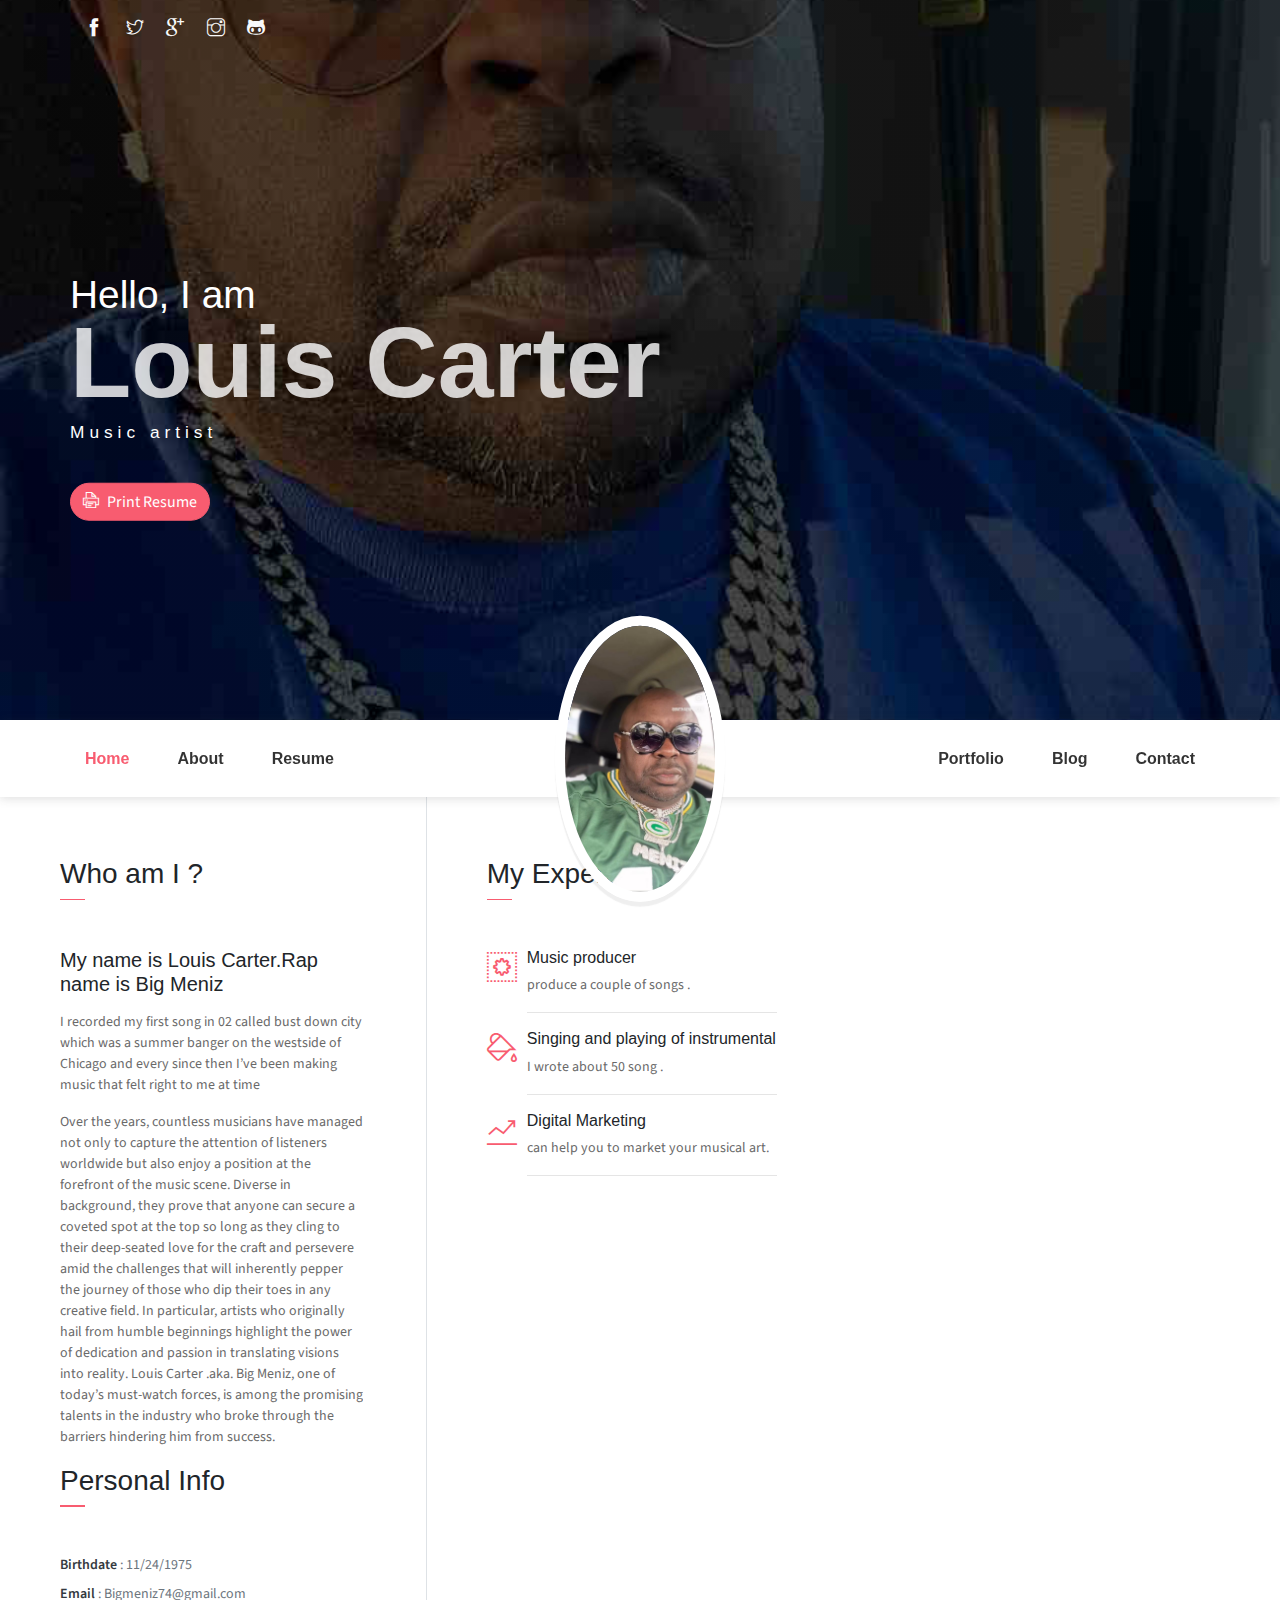
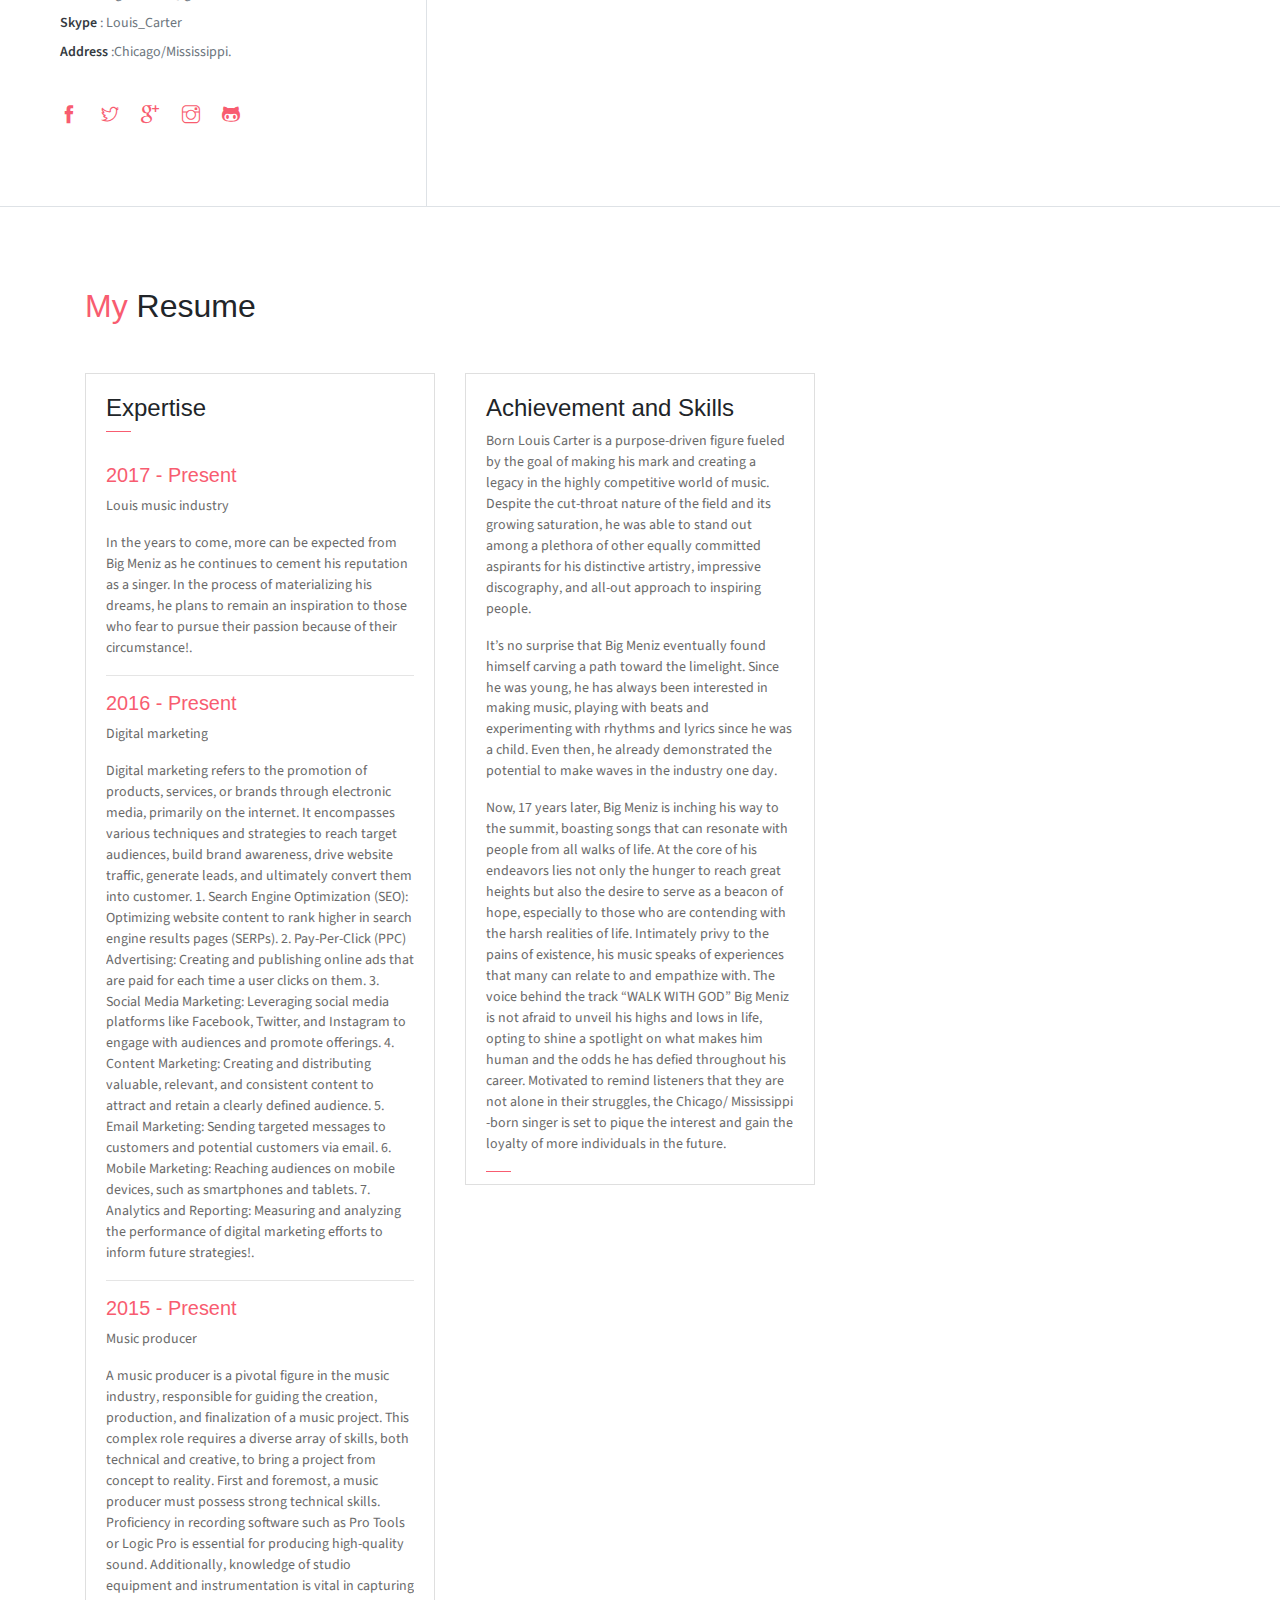
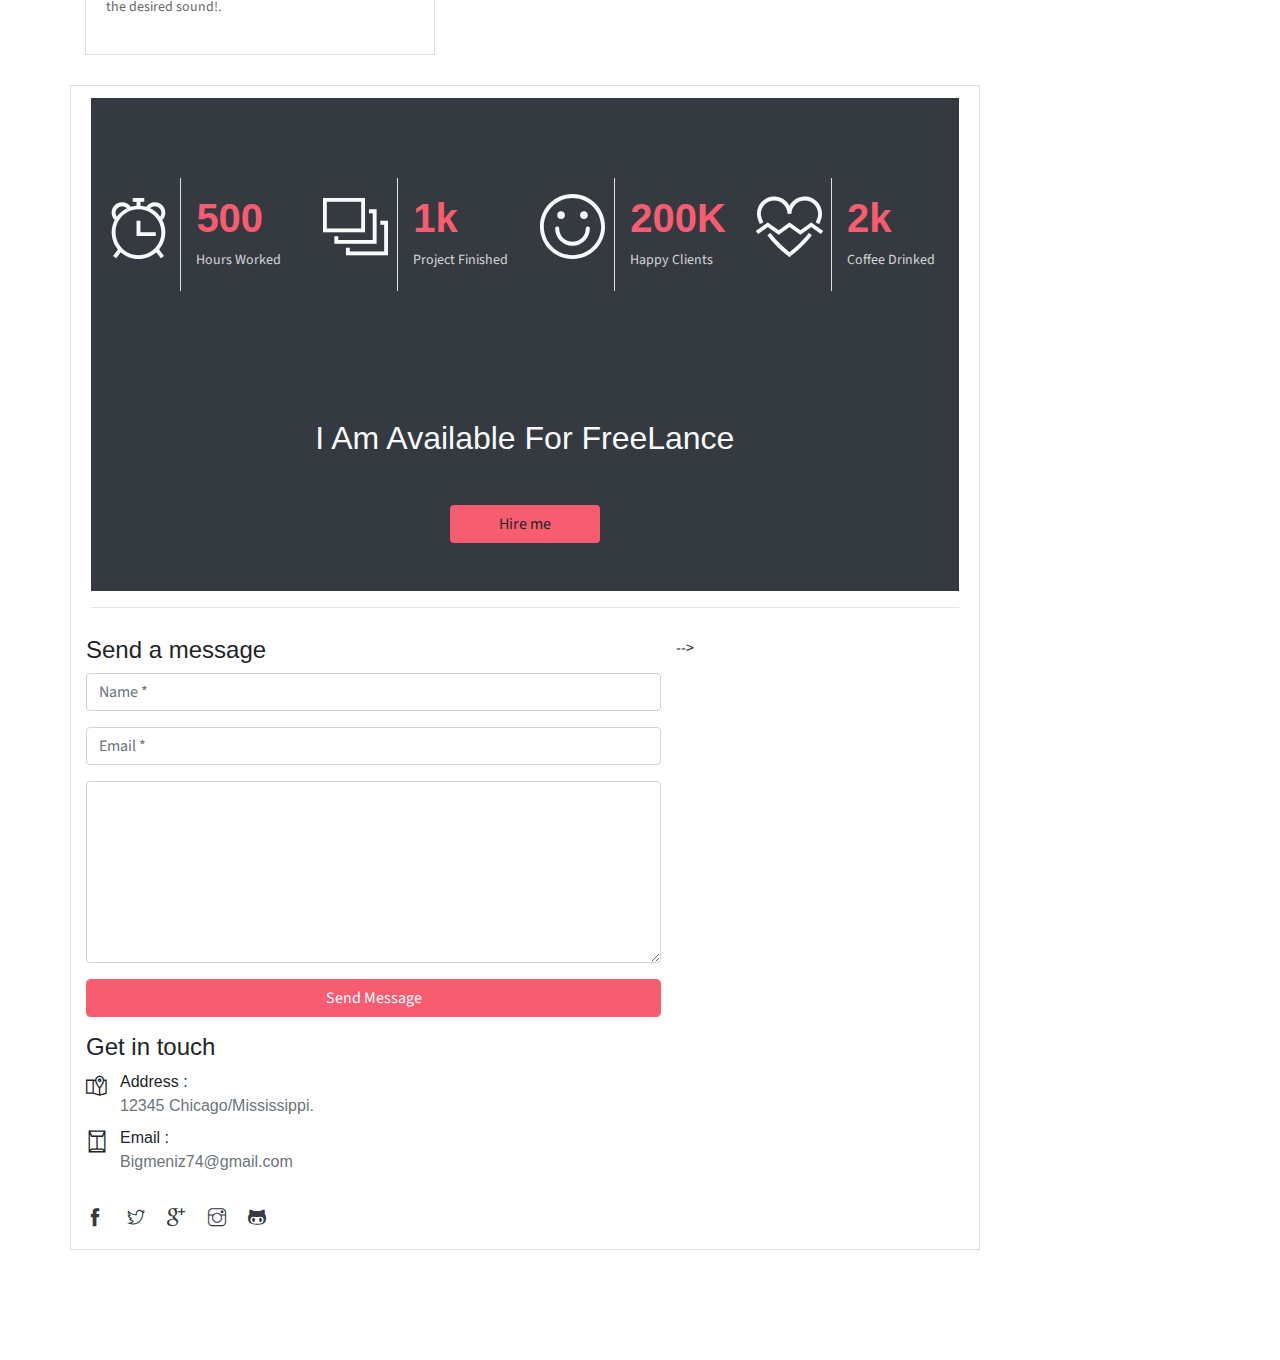
<file: Louis carterWww.htm>
<!DOCTYPE html>
<html lang="en">
<head>
	<meta charset="utf-8">
    <meta name="viewport" content="width=device-width, initial-scale=1, shrink-to-fit=no">
    <meta name="description" content="Start your development with JohnDoe landing page.">
    <meta name="author" content="Devcrud">
    <title>Louis Carter</title>
    <!-- font icons -->
    <link rel="stylesheet" href="assets/vendors/themify-icons/css/themify-icons.css">
    <!-- Bootstrap + Louiscarter main styles -->
	<link rel="stylesheet" href="assets/css/johndoe.css">
</head>
<body data-spy="scroll" data-target=".navbar" data-offset="40" id="home">
    <a href="components.html" class="btn btn-primary btn-component" data-spy="affix" data-offset-top="600"><i class="ti-shift-left-alt"></i> Components</a>
    <header class="header">
        <div class="container">
            <ul class="social-icons pt-3">
                <li class="social-item"><a class="social-link text-light" href="#"><i class="ti-facebook" aria-hidden="true"></i></a></li>
                <li class="social-item"><a class="social-link text-light" href="#"><i class="ti-twitter" aria-hidden="true"></i></a></li>
                <li class="social-item"><a class="social-link text-light" href="#"><i class="ti-google" aria-hidden="true"></i></a></li>
                <li class="social-item"><a class="social-link text-light" href="#"><i class="ti-instagram" aria-hidden="true"></i></a></li>
                <li class="social-item"><a class="social-link text-light" href="#"><i class="ti-github" aria-hidden="true"></i></a></li>
            </ul>  
            <div class="header-content">
                <h4 class="header-subtitle" >Hello, I am</h4>
                <h1 class="header-title">Louis Carter</h1>
                <h6 class="header-mono" >Music artist </h6>
                <button class="btn btn-primary btn-rounded"><i class="ti-printer pr-2"></i>Print Resume</button>
            </div>
        </div>
    </header>
    <nav class="navbar sticky-top navbar-expand-lg navbar-light bg-white" data-spy="affix" data-offset-top="510">
        <div class="container">
            <button class="navbar-toggler ml-auto" type="button" data-toggle="collapse" data-target="#navbarSupportedContent" aria-controls="navbarSupportedContent" aria-expanded="false" aria-label="Toggle navigation">
                <span class="navbar-toggler-icon"></span>
            </button>
            <div class="collapse mt-sm-20 navbar-collapse" id="navbarSupportedContent">
                <ul class="navbar-nav mr-auto">
                    <li class="nav-item">
                        <a href="#home" class="nav-link">Home</a>
                    </li>
                    <li class="nav-item">
                        <a href="#about" class="nav-link">About</a>
                    </li>
                    <li class="nav-item">
                        <a href="#resume" class="nav-link">Resume</a>
                    </li>
                </ul>
                <ul class="navbar-nav brand">
                    <img src="assets/imgs/avatar.jpg" alt="" class="brand-img">
                    <li class="brand-txt">
                        <h5 class="brand-title">Louis Carter</h5>
                        <div class="brand-subtitle">Music artist </div>
                    </li>
                </ul>
                <ul class="navbar-nav ml-auto">
                    <li class="nav-item">
                        <a href="#portfolio" class="nav-link">Portfolio</a>
                    </li>
                    <li class="nav-item">
                        <a href="#blog" class="nav-link">Blog</a>
                    </li>
                    <li class="nav-item last-item">
                        <a href="#contact" class="nav-link">Contact</a>
                    </li>
                </ul>
            </div>
        </div>
    </nav>
    <div class="container-fluid">
        <div id="about" class="row about-section">
            <div class="col-lg-4 about-card">
                <h3 class="font-weight-light">Who am I ?</h3>
                <span class="line mb-5"></span>
                <h5 class="mb-3">My name is Louis Carter.Rap name is Big Meniz</h5>
                <p class="mt-20">I recorded my first song in 02 called bust down city which was a summer banger on the westside of Chicago and every since then I’ve been making music that felt right to me at time</p>
            <p>Over the years, countless musicians have managed not only to capture the attention of listeners worldwide but also enjoy a position at the forefront of the music scene. Diverse in background, they prove that anyone can secure a coveted spot at the top so long as they cling to their deep-seated love for the craft and persevere amid the challenges that will inherently pepper the journey of those who dip their toes in any creative field. In particular, artists who originally hail from humble beginnings highlight the power of dedication and passion in translating visions into reality. Louis Carter .aka. Big Meniz, one of today’s must-watch forces, is among the promising talents in the industry who broke through the barriers hindering him from success.</p>
                <h3 class="font-weight-light">Personal Info</h3>
                <span class="line mb-5"></span>
                <ul class="mt40 info list-unstyled">
                    <li><span>Birthdate</span> : 11/24/1975</li>
                    <li><span>Email</span> : Bigmeniz74@gmail.com</li>
                    <li><span>Skype</span> : Louis_Carter </li>
                    <li><span>Address</span> :Chicago/Mississippi.</li>
                </ul>
                <ul class="social-icons pt-3">
                    <li class="social-item"><a class="social-link" href="#"><i class="ti-facebook" aria-hidden="true"></i></a></li>
                    <li class="social-item"><a class="social-link" href="#"><i class="ti-twitter" aria-hidden="true"></i></a></li>
                    <li class="social-item"><a class="social-link" href="#"><i class="ti-google" aria-hidden="true"></i></a></li>
                    <li class="social-item"><a class="social-link" href="#"><i class="ti-instagram" aria-hidden="true"></i></a></li>
                    <li class="social-item"><a class="social-link" href="#"><i class="ti-github" aria-hidden="true"></i></a></li>
                </ul>  
            </div>
            <div class="col-lg-4 about-card">
                <h3 class="font-weight-light">My Expertise</h3>
                <span class="line mb-5"></span>
                <div class="row">
                    <div class="col-1 text-danger pt-1"><i class="ti-widget icon-lg"></i></div>
                    <div class="col-10 ml-auto mr-3">
                        <h6>Music producer</h6>
                        <p class="subtitle"> produce a couple of songs .</p>
                        <hr>
                    </div>
                </div>
                <div class="row">
                    <div class="col-1 text-danger pt-1"><i class="ti-paint-bucket icon-lg"></i></div>
                    <div class="col-10 ml-auto mr-3">
                        <h6>Singing and playing of instrumental</h6>
                        <p class="subtitle">I wrote about 50 song .</p>
                        <hr>
                    </div>
                </div>
                <div class="row">
                    <div class="col-1 text-danger pt-1"><i class="ti-stats-up icon-lg"></i></div>
                    <div class="col-10 ml-auto mr-3">
                        <h6>Digital Marketing</h6>
                        <p class="subtitle"> can help you to market your musical art.</p>
                        <hr>
                    </div>
                </div>
            </div>
        </div>
    </div>

    <!--Resume Section-->
    <section class="section" id="resume">
        <div class="container">
            <h2 class="mb-5"><span class="text-danger">My</span> Resume</h2>
            <div class="row">
                <div class="col-md-6 col-lg-4">
                    <div class="card">
                       <div class="card-header">
                            <div class="mt-2">
                                <h4>Expertise</h4>
                                <span class="line"></span>  
                            </div>
                        </div>
                        <div class="card-body">
                            <h6 class="title text-danger">2017 - Present</h6>
                            <P>Louis music industry</P>
                            <P class="subtitle">In the years to come, more can be expected from Big Meniz as he continues to cement his reputation as a singer. In the process of materializing his dreams, he plans to remain an inspiration to those who fear to pursue their passion because of their circumstance!.</P>
                            <hr>
                            <h6 class="title text-danger">2016 - Present</h6>
                            <P>Digital marketing</P>
                            <P class="subtitle">Digital marketing refers to the promotion of products, services, or brands through electronic media, primarily on the internet. It encompasses various techniques and strategies to reach target audiences, build brand awareness, drive website traffic, generate leads, and ultimately convert them into customer.
1. Search Engine Optimization (SEO): Optimizing website content to rank higher in search engine results pages (SERPs).

2. Pay-Per-Click (PPC) Advertising: Creating and publishing online ads that are paid for each time a user clicks on them.

3. Social Media Marketing: Leveraging social media platforms like Facebook, Twitter, and Instagram to engage with audiences and promote offerings.

4. Content Marketing: Creating and distributing valuable, relevant, and consistent content to attract and retain a clearly defined audience.

5. Email Marketing: Sending targeted messages to customers and potential customers via email.

6. Mobile Marketing: Reaching audiences on mobile devices, such as smartphones and tablets.

7. Analytics and Reporting: Measuring and analyzing the performance of digital marketing efforts to inform future strategies!.</P>
                            <hr>
                            <h6 class="title text-danger">2015 - Present</h6>
                            <P>Music producer</P>
                            <P class="subtitle">
A music producer is a pivotal figure in the music industry, responsible for guiding the creation, production, and finalization of a music project. This complex role requires a diverse array of skills, both technical and creative, to bring a project from concept to reality.

First and foremost, a music producer must possess strong technical skills. Proficiency in recording software such as Pro Tools or Logic Pro is essential for producing high-quality sound. Additionally, knowledge of studio equipment and instrumentation is vital in capturing the desired sound!.</P>
                        </div>
                    </div>
                </div>
                <div class="col-md-6 col-lg-4">
                    <div class="card">
                       <div class="card-header">
                            <div class="mt-2">
                                <h4> Achievement and Skills</h4>
                                <p class="mt-2">Born Louis Carter is a purpose-driven figure fueled by the goal of making his mark and creating a legacy in the highly competitive world of music. Despite the cut-throat nature of the field and its growing saturation, he was able to stand out among a plethora of other equally committed aspirants for his distinctive artistry, impressive discography, and all-out approach to inspiring people.</p>
                                <p>It’s no surprise that Big Meniz eventually found himself carving a path toward the limelight. Since he was young, he has always been interested in making music, playing with beats and experimenting with rhythms and lyrics since he was a child. Even then, he already demonstrated the potential to make waves in the industry one day. </p>
                                <p>Now, 17 years later,  Big Meniz is inching his way to the summit, boasting songs that can resonate with people from all walks of life. At the core of his endeavors lies not only the hunger to reach great heights but also the desire to serve as a beacon of hope, especially to those who are contending with the harsh realities of life. Intimately privy to the pains of existence, his music speaks of experiences that many can relate to and empathize with.
The voice behind the track “WALK WITH GOD”  Big Meniz is not afraid to unveil his highs and lows in life, opting to shine a spotlight on what makes him human and the odds he has defied throughout his career. Motivated to remind listeners that they are not alone in their struggles, the Chicago/ Mississippi -born singer is set to pique the interest and gain the loyalty of more individuals in the future.</p>
                                <span class="line"></span>  
                            </div>
                            </div>
                        </div>
                    </div>
  
  
                    <div class="card">
                       <div class="card-header">
                            <div class="pull-left">
    <section class="section bg-dark text-center">
        <div class="container-fluid">
            <div class="row text-center">
                <div class="col-md-6 col-lg-3">
                    <div class="row ">
                        <div class="col-5 text-right text-light border-right py-3">
                            <div class="m-auto"><i class="ti-alarm-clock icon-xl"></i></div>
                        </div>
                        <div class="col-7 text-left py-3">
                            <h1 class="text-danger font-weight-bold font40">500</h1>
                            <p class="text-light mb-1">Hours Worked</p>
                        </div>
                    </div>
                </div>
                <div class="col-md-6 col-lg-3">
                    <div class="row">
                        <div class="col-5 text-right text-light border-right py-3">
                            <div class="m-auto"><i class="ti-layers-alt icon-xl"></i></div>
                        </div>
                        <div class="col-7 text-left py-3">
                            <h1 class="text-danger font-weight-bold font40">1k</h1>
                            <p class="text-light mb-1">Project Finished</p>
                        </div>
                    </div>
                </div>
                <div class="col-md-6 col-lg-3">
                    <div class="row">
                        <div class="col-5 text-right text-light border-right py-3">
                            <div class="m-auto"><i class="ti-face-smile icon-xl"></i></div>
                        </div>
                        <div class="col-7 text-left py-3">
                            <h1 class="text-danger font-weight-bold font40">200K</h1>
                            <p class="text-light mb-1">Happy Clients</p>
                        </div>
                    </div>
                </div>
                <div class="col-md-6 col-lg-3">
                    <div class="row">
                        <div class="col-5 text-right text-light border-right py-3">
                            <div class="m-auto"><i class="ti-heart-broken icon-xl"></i></div>
                        </div>
                        <div class="col-7 text-left py-3">
                            <h1 class="text-danger font-weight-bold font40">2k</h1>
                            <p class="text-light mb-1">Coffee Drinked</p>
                        </div>
                    </div>
                </div>
            </div>
        </div>
    </section>



 <section class="section bg-dark py-5">
        <div class="container text-center">
            <h2 class="text-light mb-5 font-weight-normal">I Am Available For FreeLance</h2>
            <button class="btn bg-primary w-lg" >Hire me</button>
        </div>
    </section>

<hr>


    <!-- Portfolio Section --
    
    <section class="section bg-custom-gray" id="portfolio">
        <div class="container">
            <h1 class="mb-5"><span class="text-danger">My</span> Portfolio</h1>
            <div class="portfolio">
                <div class="filters">
                    <a href="#" data-filter=".new" class="active">
                        New
                    </a>
                    <a href="#" data-filter=".advertising">
                        Advertising
                    </a>
                    <a href="#" data-filter=".branding">
                        Branding
                    </a>
                    <a href="#" data-filter=".web">
                        Web
                    </a>
                </div>
                <div class="portfolio-container"> 
                    <div class="col-md-6 col-lg-4 web new">
                        <div class="portfolio-item">
                            <img src="assets/imgs/web-1.jpg" class="img-fluid" alt="Download free bootstrap 4 admin dashboard, free boootstrap 4 templates">
                            <div class="content-holder">
                                <a class="img-popup" href="assets/imgs/web-1.jpg"></a>
                                <div class="text-holder">
                                    <h6 class="title">WEB</h6>
                                    <p class="subtitle">Expedita corporis doloremque velit in totam!</p>
                                </div>
                            </div>   
                        </div>             
                    </div>
                    <div class="col-md-6 col-lg-4 web new">
                        <div class="portfolio-item">
                            <img src="assets/imgs/web-2.jpg" class="img-fluid" alt="Download free bootstrap 4 admin dashboard, free boootstrap 4 templates">
                            <div class="content-holder">
                                <a class="img-popup" href="assets/imgs/web-2.jpg"></a>
                                <div class="text-holder">
                                    <h6 class="title">WEB</h6>
                                    <p class="subtitle">Expedita corporis doloremque velit in totam!</p>
                                </div>
                            </div> 
                        </div>                         
                    </div>
                    <div class="col-md-6 col-lg-4 advertising new">
                        <div class="portfolio-item">
                            <img src="assets/imgs/advertising-2.jpg" class="img-fluid" alt="Download free bootstrap 4 admin dashboard, free boootstrap 4 templates">                         
                            <div class="content-holder">
                                <a class="img-popup" href="assets/imgs/advertising-2.jpg"></a>
                                <div class="text-holder">
                                    <h6 class="title">ADVERSTISING</h6>
                                    <p class="subtitle">Expedita corporis doloremque velit in totam!</p>
                                </div>
                            </div>    
                        </div>              
                    </div> 
                    <div class="col-md-6 col-lg-4 web">
                        <div class="portfolio-item">
                            <img src="assets/imgs/web-4.jpg" class="img-fluid" alt="Download free bootstrap 4 admin dashboard, free boootstrap 4 templates">
                            <div class="content-holder">
                                <a class="img-popup" href="assets/imgs/web-4.jpg"></a>
                                <div class="text-holder">
                                    <h6 class="title">WEB</h6>
                                    <p class="subtitle">Expedita corporis doloremque velit in totam!</p>
                                </div>
                            </div>
                        </div>                                                     
                    </div>

                    <div class="col-md-6 col-lg-4 advertising"> 
                        <div class="portfolio-item">
                            <img src="assets/imgs/advertising-1.jpg" class="img-fluid" alt="Download free bootstrap 4 admin dashboard, free boootstrap 4 templates">                               
                            <div class="content-holder">
                                <a class="img-popup" href="assets/imgs/advertising-1.jpg"></a>
                                <div class="text-holder">
                                    <h6 class="title">ADVERSITING</h6>
                                    <p class="subtitle">Expedita corporis doloremque velit in totam!</p>
                                </div>
                            </div>
                        </div>                                                       
                    </div> 
                    <div class="col-md-6 col-lg-4 web new">
                        <div class="portfolio-item">
                            <img src="assets/imgs/web-3.jpg" class="img-fluid" alt="Download free bootstrap 4 admin dashboard, free boootstrap 4 templates">  
                           <div class="content-holder">
                                <a class="img-popup" href="assets/imgs/web-3.jpg"></a>
                                <div class="text-holder">
                                    <h6 class="title">WEB</h6>
                                    <p class="subtitle">Expedita corporis doloremque velit in totam!</p>
                                </div>
                            </div>
                        </div>                                                     
                    </div>
                    <div class="col-md-6 col-lg-4 advertising new">
                        <div class="portfolio-item">
                            <img src="assets/imgs/advertising-3.jpg" class="img-fluid" alt="Download free bootstrap 4 admin dashboard, free boootstrap 4 templates">       
                           <div class="content-holder">
                                <a class="img-popup" href="assets/imgs/advertising-3.jpg"></a>
                                <div class="text-holder">
                                    <h6 class="title">ADVERSITING</h6>
                                    <p class="subtitle">Expedita corporis doloremque velit in totam!</p>
                                </div>
                            </div>
                        </div>                                                       
                    </div> 
                    <div class="col-md-6 col-lg-4 advertising new"> 
                        <div class="portfolio-item">
                            <img src="assets/imgs/advertising-4.jpg" class="img-fluid" alt="Download free bootstrap 4 admin dashboard, free boootstrap 4 templates">            
                            <div class="content-holder">
                                <a class="img-popup" href="assets/imgs/advertising-4.jpg"></a>
                                <div class="text-holder">
                                    <h6 class="title">ADVERTISING</h6>
                                    <p class="subtitle">Expedita corporis doloremque velit in totam!</p>
                                </div>
                            </div>
                        </div>
                                
                    </div> 
                    <div class="col-md-6 col-lg-4 branding new">
                        <div class="portfolio-item">
                            <img src="assets/imgs/branding-1.jpg" class="img-fluid" alt="Download free bootstrap 4 admin dashboard, free boootstrap 4 templates">                        
                            <div class="content-holder">
                                <a class="img-popup" href="assets/imgs/branding-1.jpg"></a>
                                <div class="text-holder">
                                    <h6 class="title">BRANDING</h6>
                                    <p class="subtitle">Expedita corporis doloremque velit in totam!</p>
                                </div>
                            </div> 
                        </div>
                    </div> 
                    <div class="col-md-6 col-lg-4 branding">
                        <div class="portfolio-item">
                            <img src="assets/imgs/branding-2.jpg" class="img-fluid" alt="Download free bootstrap 4 admin dashboard, free boootstrap 4 templates">  
                            <div class="content-holder">
                                <a class="img-popup" href="assets/imgs/branding-2.jpg"></a>
                                <div class="text-holder">
                                    <h6 class="title">BRANDING</h6>
                                    <p class="subtitle">Expedita corporis doloremque velit in totam!</p>
                                </div>
                            </div>
                        </div>                                                     
                    </div> 
                    <div class="col-md-6 col-lg-4 branding new">
                        <div class="portfolio-item">
                            <img src="assets/imgs/branding-3.jpg" class="img-fluid" alt="Download free bootstrap 4 admin dashboard, free boootstrap 4 templates">   
                            <div class="content-holder">
                                <a class="img-popup" href="assets/imgs/branding-3.jpg"></a>
                                <div class="text-holder">
                                    <h6 class="title">BRANDING</h6>
                                    <p class="subtitle">Expedita corporis doloremque velit in totam!</p>
                                </div>
                            </div>
                        </div>                                                    
                    </div> 
                    <div class="col-md-6 col-lg-4 branding">
                        <div class="portfolio-item">
                            <img src="assets/imgs/branding-4.jpg" class="img-fluid" alt="Download free bootstrap 4 admin dashboard, free boootstrap 4 templates">                      
                            <div class="content-holder">
                                <a class="img-popup" href="assets/imgs/branding-4.jpg"></a>
                                <div class="text-holder">
                                    <h6 class="title">BRANDING</h6>
                                    <p class="subtitle">Expedita corporis doloremque velit in totam!</p>
                                </div>
                            </div>
                        </div>                                                      
                    </div> 
                    <div class="col-md-6 col-lg-4 branding">
                        <div class="portfolio-item">
                            <img src="assets/imgs/branding-5.jpg" class="img-fluid" alt="Download free bootstrap 4 admin dashboard, free boootstrap 4 templates">          
                            <div class="content-holder">
                                <a class="img-popup" href="assets/imgs/branding-5.jpg"></a>
                                <div class="text-holder">
                                    <h6 class="title">BRANDING</h6>
                                    <p class="subtitle">Expedita corporis doloremque velit in totam!</p>
                                </div>
                            </div>
                        </div>                                                   
                    </div>
                </div> 
            </div>  
        </div>            
    </section>
  
    <!-- End of portfolio section --

    <section class="section" id="blog">
        <div class="container">
            <h2 class="mb-5">Latest <span class="text-danger">News</span></h2>
            <div class="row">
                <div class="blog-card">
                    <div class="img-holder">
                        <img src="assets/imgs/blog1.jpg" alt="Download free bootstrap 4 landing page, free boootstrap 4 templates, Download free bootstrap 4.1 landing page, free boootstrap 4.1.1 templates, meyawo Landing page">
                    </div>
                    <div class="content-holder">
                        <h6 class="title">Consectetur adipisicing elit</h6>

                        <p class="post-details">
                            <a href="#">By: Admin</a>
                            <a href="#"><i class="ti-heart text-danger"></i> 234</a>
                            <a href="#"><i class="ti-comment"></i> 123</a>
                        </p>
                        
                        <p>Lorem ipsum dolor sit amet, consectetur adipisicing elit. Amet nesciunt qui sit velit delectus voluptates, repellat ipsum culpa id deleniti. Rerum debitis facilis accusantium neque numquam mollitia modi quasi distinctio.</p>

                        <p><b>Necessitatibus nihil impedit! Ex nisi eveniet, dolor aliquid consequuntur repudiandae.</b></p>
                        <p>Magnam in repellat enim harum omnis aperiam! Explicabo illo, commodi, dolor blanditiis cupiditate harum nisi vero accusamus laudantium voluptatibus dolores quae obcaecati.</p>

                        <a href="#" class="read-more">Read more <i class="ti-angle-double-right"></i></a>
                    </div>
                </div><!-- end of blog wrapper -->

                <!-- blog-card --
                
                <div class="blog-card">
                    <div class="img-holder">
                        <img src="assets/imgs/blog2.jpg" alt="Download free bootstrap 4 landing page, free boootstrap 4 templates, Download free bootstrap 4.1 landing page, free boootstrap 4.1.1 templates, meyawo Landing page">
                    </div>
                    <div class="content-holder">
                        <h6 class="title">Explicabo illo</h6>

                        <p class="post-details">
                            <a href="#">By: Admin</a>
                            <a href="#"><i class="ti-heart text-danger"></i> 456</a>
                            <a href="#"><i class="ti-comment"></i> 264</a>
                        </p>
                        
                        <p>Lorem ipsum dolor sit amet, consectetur adipisicing elit. Impedit excepturi laborum enim, vitae ipsam atque eum, ad iusto consequuntur voluptas, esse doloribus. Perferendis porro quisquam vitae exercitationem aliquid, minus eos laborum repudiandae, cumque debitis iusto omnis praesentium? Laborum placeat sit adipisci illum tempore maxime, esse qui quae? Molestias excepturi corporis similique doloribus. Esse vitae earum architecto nulla non dolores illum at perspiciatis quod, et deleniti cupiditate reiciendis harum facere, delectus eum commodi soluta distinctio sit repudiandae possimus sunt. Ipsum, rem.</p>

                        <a href="#" class="read-more">Read more <i class="ti-angle-double-right"></i></a>
                    </div>
                </div><!-- end of blog wrapper -->
           
  
                <!-- blog-card --
                
                <div class="blog-card">
                    <div class="img-holder">
                        <img src="assets/imgs/blog3.jpg" alt="Download free bootstrap 4 landing page, free boootstrap 4 templates, Download free bootstrap 4.1 landing page, free boootstrap 4.1.1 templates, meyawo Landing page">
                    </div>
                    <div class="content-holder">
                        <h4 class="title">Porro Quisqua</h4>

                        <p class="post-details">
                            <a href="#">By: Admin</a>
                            <a href="#"><i class="ti-heart text-danger"></i> 431</a>
                            <a href="#"><i class="ti-comment"></i> 312</a>
                        </p>
                        
                        <p> consectetur adipisicing elit. Impedit excepturi laborum enim, vitae ipsam atque eum, ad iusto consequuntur voluptas, esse doloribus. Perferendis porro quisquam vitae exercitationem aliquid, minus eos laborum repudiandae, cumque debitis iusto omnis praesentium? Laborum placeat sit adipisci illum tempore maxime, esse qui quae? Molestias excepturi corporis similique doloribus. Esse vitae earum architecto nulla non dolores illum at perspiciatis quod, et deleniti cupiditate reiciendis harum facere, delectus eum commodi soluta distinctio sit repudiandae possimus sunt. Ipsum, rem.</p>

                        <a href="#" class="read-more">Read more <i class="ti-angle-double-right"></i></a>
                    </div>
                </div><!-- end of blog wrapper --

            </div>
        </div>
    </section>

-->

<!--

    <div class="section contact" id="contact">
      
   <!--
        <div id="map" class="map"></div>
    -->
 </div>
 </div>
   
        <div class="container">
            <div class="row">
                <div class="col-lg-8">
                    <div class="contact-form-card">
                        <h4 class="contact-title">Send a message</h4>
                        <form action="">
                            <div class="form-group">
                                <input  class="form-control" type="text" placeholder="Name *" required>
                            </div>
                            <div class="form-group">
                                <input class="form-control" type="email" placeholder="Email *" required>
                            </div>
                            <div class="form-group">
                                <textarea class="form-control" id=" placeholder="Message *" rows="7" required></textarea>
                            </div>
                            <div class="form-group ">
                                <button type="submit" class="form-control btn btn-primary" >Send Message</button>
                            </div>
                        </form>
                    </div>
                </div>
   
   -->
   
                <div class="col-lg-4">
                    <div class="contact-info-card">
                        <h4 class="contact-title">Get in touch</h4>
                            <div class="col-10 ">
                        </div>
                        <div class="row mb-2">
                            <div class="col-1 pt-1 mr-1">
                                <i class="ti-map-alt icon-md"></i>
                            </div>
                            <div class="col-10">
                                <h6 class="d-inline">Address :<br> <span class="text-muted">12345 Chicago/Mississippi.</span></h6>
                            </div>
                        </div>
                        <div class="row mb-2">
                            <div class="col-1 pt-1 mr-1">
                                <i class="ti-envelope icon-md"></i>
                            </div>
                            <div class="col-10">
                                <h6 class="d-inline">Email :<br> <span class="text-muted">Bigmeniz74@gmail.com</span></h6>
                            </div>
                        </div>
                        <ul class="social-icons pt-4">
                            <li class="social-item"><a class="social-link text-dark" href="#"><i class="ti-facebook" aria-hidden="true"></i></a></li>
                            <li class="social-item"><a class="social-link text-dark" href="#"><i class="ti-twitter" aria-hidden="true"></i></a></li>
                            <li class="social-item"><a class="social-link text-dark" href="#"><i class="ti-google" aria-hidden="true"></i></a></li>
                            <li class="social-item"><a class="social-link text-dark" href="#"><i class="ti-instagram" aria-hidden="true"></i></a></li>
                            <li class="social-item"><a class="social-link text-dark" href="#"><i class="ti-github" aria-hidden="true"></i></a></li>
                        </ul>
    </div>

	<!-- core  -->
    <script src="assets/vendors/jquery/jquery-3.4.1.js"></script>
    <script src="assets/vendors/bootstrap/bootstrap.bundle.js"></script>

    <!-- bootstrap 3 affix -->
    <script src="assets/vendors/bootstrap/bootstrap.affix.js"></script>

    <!-- Isotope  -->
    <script src="assets/vendors/isotope/isotope.pkgd.js"></script>
    
    <!-- Google mpas 
    
    <script async defer src="https://maps.googleapis.com/maps/api/js?key=AIzaSyCtme10pzgKSPeJVJrG1O3tjR6lk98o4w8&callback=initMap"></script>
-->

    <!-- Louis Carter js -->
    <script src="assets/js/johndoe.js"></script>

</body>
</html>
</file>
<file: assets/vendors/themify-icons/css/themify-icons.css>
@font-face {
	font-family: 'themify';
	src:url("../fonts/themify.eot?-fvbane");
	src:url("../fonts/themify.eot?#iefix-fvbane") format("embedded-opentype"),
		url("../fonts/themify.woff?-fvbane") format("woff"),
		url("../fonts/themify.ttf?-fvbane") format("truetype"),
		url("../fonts/themify.svg?-fvbane#themify") format("svg");
	font-weight: normal;
	font-style: normal;
}

[class^="ti-"], [class*=" ti-"] {
	font-family: 'themify';
	speak: none;
	font-style: normal;
	font-weight: normal;
	font-variant: normal;
	text-transform: none;
	line-height: 1;

	/* Better Font Rendering =========== */
	-webkit-font-smoothing: antialiased;
	-moz-osx-font-smoothing: grayscale;
}

.ti-wand:before {
	content: "\e600";
}
.ti-volume:before {
	content: "\e601";
}
.ti-user:before {
	content: "\e602";
}
.ti-unlock:before {
	content: "\e603";
}
.ti-unlink:before {
	content: "\e604";
}
.ti-trash:before {
	content: "\e605";
}
.ti-thought:before {
	content: "\e606";
}
.ti-target:before {
	content: "\e607";
}
.ti-tag:before {
	content: "\e608";
}
.ti-tablet:before {
	content: "\e609";
}
.ti-star:before {
	content: "\e60a";
}
.ti-spray:before {
	content: "\e60b";
}
.ti-signal:before {
	content: "\e60c";
}
.ti-shopping-cart:before {
	content: "\e60d";
}
.ti-shopping-cart-full:before {
	content: "\e60e";
}
.ti-settings:before {
	content: "\e60f";
}
.ti-search:before {
	content: "\e610";
}
.ti-zoom-in:before {
	content: "\e611";
}
.ti-zoom-out:before {
	content: "\e612";
}
.ti-cut:before {
	content: "\e613";
}
.ti-ruler:before {
	content: "\e614";
}
.ti-ruler-pencil:before {
	content: "\e615";
}
.ti-ruler-alt:before {
	content: "\e616";
}
.ti-bookmark:before {
	content: "\e617";
}
.ti-bookmark-alt:before {
	content: "\e618";
}
.ti-reload:before {
	content: "\e619";
}
.ti-plus:before {
	content: "\e61a";
}
.ti-pin:before {
	content: "\e61b";
}
.ti-pencil:before {
	content: "\e61c";
}
.ti-pencil-alt:before {
	content: "\e61d";
}
.ti-paint-roller:before {
	content: "\e61e";
}
.ti-paint-bucket:before {
	content: "\e61f";
}
.ti-na:before {
	content: "\e620";
}
.ti-mobile:before {
	content: "\e621";
}
.ti-minus:before {
	content: "\e622";
}
.ti-medall:before {
	content: "\e623";
}
.ti-medall-alt:before {
	content: "\e624";
}
.ti-marker:before {
	content: "\e625";
}
.ti-marker-alt:before {
	content: "\e626";
}
.ti-arrow-up:before {
	content: "\e627";
}
.ti-arrow-right:before {
	content: "\e628";
}
.ti-arrow-left:before {
	content: "\e629";
}
.ti-arrow-down:before {
	content: "\e62a";
}
.ti-lock:before {
	content: "\e62b";
}
.ti-location-arrow:before {
	content: "\e62c";
}
.ti-link:before {
	content: "\e62d";
}
.ti-layout:before {
	content: "\e62e";
}
.ti-layers:before {
	content: "\e62f";
}
.ti-layers-alt:before {
	content: "\e630";
}
.ti-key:before {
	content: "\e631";
}
.ti-import:before {
	content: "\e632";
}
.ti-image:before {
	content: "\e633";
}
.ti-heart:before {
	content: "\e634";
}
.ti-heart-broken:before {
	content: "\e635";
}
.ti-hand-stop:before {
	content: "\e636";
}
.ti-hand-open:before {
	content: "\e637";
}
.ti-hand-drag:before {
	content: "\e638";
}
.ti-folder:before {
	content: "\e639";
}
.ti-flag:before {
	content: "\e63a";
}
.ti-flag-alt:before {
	content: "\e63b";
}
.ti-flag-alt-2:before {
	content: "\e63c";
}
.ti-eye:before {
	content: "\e63d";
}
.ti-export:before {
	content: "\e63e";
}
.ti-exchange-vertical:before {
	content: "\e63f";
}
.ti-desktop:before {
	content: "\e640";
}
.ti-cup:before {
	content: "\e641";
}
.ti-crown:before {
	content: "\e642";
}
.ti-comments:before {
	content: "\e643";
}
.ti-comment:before {
	content: "\e644";
}
.ti-comment-alt:before {
	content: "\e645";
}
.ti-close:before {
	content: "\e646";
}
.ti-clip:before {
	content: "\e647";
}
.ti-angle-up:before {
	content: "\e648";
}
.ti-angle-right:before {
	content: "\e649";
}
.ti-angle-left:before {
	content: "\e64a";
}
.ti-angle-down:before {
	content: "\e64b";
}
.ti-check:before {
	content: "\e64c";
}
.ti-check-box:before {
	content: "\e64d";
}
.ti-camera:before {
	content: "\e64e";
}
.ti-announcement:before {
	content: "\e64f";
}
.ti-brush:before {
	content: "\e650";
}
.ti-briefcase:before {
	content: "\e651";
}
.ti-bolt:before {
	content: "\e652";
}
.ti-bolt-alt:before {
	content: "\e653";
}
.ti-blackboard:before {
	content: "\e654";
}
.ti-bag:before {
	content: "\e655";
}
.ti-move:before {
	content: "\e656";
}
.ti-arrows-vertical:before {
	content: "\e657";
}
.ti-arrows-horizontal:before {
	content: "\e658";
}
.ti-fullscreen:before {
	content: "\e659";
}
.ti-arrow-top-right:before {
	content: "\e65a";
}
.ti-arrow-top-left:before {
	content: "\e65b";
}
.ti-arrow-circle-up:before {
	content: "\e65c";
}
.ti-arrow-circle-right:before {
	content: "\e65d";
}
.ti-arrow-circle-left:before {
	content: "\e65e";
}
.ti-arrow-circle-down:before {
	content: "\e65f";
}
.ti-angle-double-up:before {
	content: "\e660";
}
.ti-angle-double-right:before {
	content: "\e661";
}
.ti-angle-double-left:before {
	content: "\e662";
}
.ti-angle-double-down:before {
	content: "\e663";
}
.ti-zip:before {
	content: "\e664";
}
.ti-world:before {
	content: "\e665";
}
.ti-wheelchair:before {
	content: "\e666";
}
.ti-view-list:before {
	content: "\e667";
}
.ti-view-list-alt:before {
	content: "\e668";
}
.ti-view-grid:before {
	content: "\e669";
}
.ti-uppercase:before {
	content: "\e66a";
}
.ti-upload:before {
	content: "\e66b";
}
.ti-underline:before {
	content: "\e66c";
}
.ti-truck:before {
	content: "\e66d";
}
.ti-timer:before {
	content: "\e66e";
}
.ti-ticket:before {
	content: "\e66f";
}
.ti-thumb-up:before {
	content: "\e670";
}
.ti-thumb-down:before {
	content: "\e671";
}
.ti-text:before {
	content: "\e672";
}
.ti-stats-up:before {
	content: "\e673";
}
.ti-stats-down:before {
	content: "\e674";
}
.ti-split-v:before {
	content: "\e675";
}
.ti-split-h:before {
	content: "\e676";
}
.ti-smallcap:before {
	content: "\e677";
}
.ti-shine:before {
	content: "\e678";
}
.ti-shift-right:before {
	content: "\e679";
}
.ti-shift-left:before {
	content: "\e67a";
}
.ti-shield:before {
	content: "\e67b";
}
.ti-notepad:before {
	content: "\e67c";
}
.ti-server:before {
	content: "\e67d";
}
.ti-quote-right:before {
	content: "\e67e";
}
.ti-quote-left:before {
	content: "\e67f";
}
.ti-pulse:before {
	content: "\e680";
}
.ti-printer:before {
	content: "\e681";
}
.ti-power-off:before {
	content: "\e682";
}
.ti-plug:before {
	content: "\e683";
}
.ti-pie-chart:before {
	content: "\e684";
}
.ti-paragraph:before {
	content: "\e685";
}
.ti-panel:before {
	content: "\e686";
}
.ti-package:before {
	content: "\e687";
}
.ti-music:before {
	content: "\e688";
}
.ti-music-alt:before {
	content: "\e689";
}
.ti-mouse:before {
	content: "\e68a";
}
.ti-mouse-alt:before {
	content: "\e68b";
}
.ti-money:before {
	content: "\e68c";
}
.ti-microphone:before {
	content: "\e68d";
}
.ti-menu:before {
	content: "\e68e";
}
.ti-menu-alt:before {
	content: "\e68f";
}
.ti-map:before {
	content: "\e690";
}
.ti-map-alt:before {
	content: "\e691";
}
.ti-loop:before {
	content: "\e692";
}
.ti-location-pin:before {
	content: "\e693";
}
.ti-list:before {
	content: "\e694";
}
.ti-light-bulb:before {
	content: "\e695";
}
.ti-Italic:before {
	content: "\e696";
}
.ti-info:before {
	content: "\e697";
}
.ti-infinite:before {
	content: "\e698";
}
.ti-id-badge:before {
	content: "\e699";
}
.ti-hummer:before {
	content: "\e69a";
}
.ti-home:before {
	content: "\e69b";
}
.ti-help:before {
	content: "\e69c";
}
.ti-headphone:before {
	content: "\e69d";
}
.ti-harddrives:before {
	content: "\e69e";
}
.ti-harddrive:before {
	content: "\e69f";
}
.ti-gift:before {
	content: "\e6a0";
}
.ti-game:before {
	content: "\e6a1";
}
.ti-filter:before {
	content: "\e6a2";
}
.ti-files:before {
	content: "\e6a3";
}
.ti-file:before {
	content: "\e6a4";
}
.ti-eraser:before {
	content: "\e6a5";
}
.ti-envelope:before {
	content: "\e6a6";
}
.ti-download:before {
	content: "\e6a7";
}
.ti-direction:before {
	content: "\e6a8";
}
.ti-direction-alt:before {
	content: "\e6a9";
}
.ti-dashboard:before {
	content: "\e6aa";
}
.ti-control-stop:before {
	content: "\e6ab";
}
.ti-control-shuffle:before {
	content: "\e6ac";
}
.ti-control-play:before {
	content: "\e6ad";
}
.ti-control-pause:before {
	content: "\e6ae";
}
.ti-control-forward:before {
	content: "\e6af";
}
.ti-control-backward:before {
	content: "\e6b0";
}
.ti-cloud:before {
	content: "\e6b1";
}
.ti-cloud-up:before {
	content: "\e6b2";
}
.ti-cloud-down:before {
	content: "\e6b3";
}
.ti-clipboard:before {
	content: "\e6b4";
}
.ti-car:before {
	content: "\e6b5";
}
.ti-calendar:before {
	content: "\e6b6";
}
.ti-book:before {
	content: "\e6b7";
}
.ti-bell:before {
	content: "\e6b8";
}
.ti-basketball:before {
	content: "\e6b9";
}
.ti-bar-chart:before {
	content: "\e6ba";
}
.ti-bar-chart-alt:before {
	content: "\e6bb";
}
.ti-back-right:before {
	content: "\e6bc";
}
.ti-back-left:before {
	content: "\e6bd";
}
.ti-arrows-corner:before {
	content: "\e6be";
}
.ti-archive:before {
	content: "\e6bf";
}
.ti-anchor:before {
	content: "\e6c0";
}
.ti-align-right:before {
	content: "\e6c1";
}
.ti-align-left:before {
	content: "\e6c2";
}
.ti-align-justify:before {
	content: "\e6c3";
}
.ti-align-center:before {
	content: "\e6c4";
}
.ti-alert:before {
	content: "\e6c5";
}
.ti-alarm-clock:before {
	content: "\e6c6";
}
.ti-agenda:before {
	content: "\e6c7";
}
.ti-write:before {
	content: "\e6c8";
}
.ti-window:before {
	content: "\e6c9";
}
.ti-widgetized:before {
	content: "\e6ca";
}
.ti-widget:before {
	content: "\e6cb";
}
.ti-widget-alt:before {
	content: "\e6cc";
}
.ti-wallet:before {
	content: "\e6cd";
}
.ti-video-clapper:before {
	content: "\e6ce";
}
.ti-video-camera:before {
	content: "\e6cf";
}
.ti-vector:before {
	content: "\e6d0";
}
.ti-themify-logo:before {
	content: "\e6d1";
}
.ti-themify-favicon:before {
	content: "\e6d2";
}
.ti-themify-favicon-alt:before {
	content: "\e6d3";
}
.ti-support:before {
	content: "\e6d4";
}
.ti-stamp:before {
	content: "\e6d5";
}
.ti-split-v-alt:before {
	content: "\e6d6";
}
.ti-slice:before {
	content: "\e6d7";
}
.ti-shortcode:before {
	content: "\e6d8";
}
.ti-shift-right-alt:before {
	content: "\e6d9";
}
.ti-shift-left-alt:before {
	content: "\e6da";
}
.ti-ruler-alt-2:before {
	content: "\e6db";
}
.ti-receipt:before {
	content: "\e6dc";
}
.ti-pin2:before {
	content: "\e6dd";
}
.ti-pin-alt:before {
	content: "\e6de";
}
.ti-pencil-alt2:before {
	content: "\e6df";
}
.ti-palette:before {
	content: "\e6e0";
}
.ti-more:before {
	content: "\e6e1";
}
.ti-more-alt:before {
	content: "\e6e2";
}
.ti-microphone-alt:before {
	content: "\e6e3";
}
.ti-magnet:before {
	content: "\e6e4";
}
.ti-line-double:before {
	content: "\e6e5";
}
.ti-line-dotted:before {
	content: "\e6e6";
}
.ti-line-dashed:before {
	content: "\e6e7";
}
.ti-layout-width-full:before {
	content: "\e6e8";
}
.ti-layout-width-default:before {
	content: "\e6e9";
}
.ti-layout-width-default-alt:before {
	content: "\e6ea";
}
.ti-layout-tab:before {
	content: "\e6eb";
}
.ti-layout-tab-window:before {
	content: "\e6ec";
}
.ti-layout-tab-v:before {
	content: "\e6ed";
}
.ti-layout-tab-min:before {
	content: "\e6ee";
}
.ti-layout-slider:before {
	content: "\e6ef";
}
.ti-layout-slider-alt:before {
	content: "\e6f0";
}
.ti-layout-sidebar-right:before {
	content: "\e6f1";
}
.ti-layout-sidebar-none:before {
	content: "\e6f2";
}
.ti-layout-sidebar-left:before {
	content: "\e6f3";
}
.ti-layout-placeholder:before {
	content: "\e6f4";
}
.ti-layout-menu:before {
	content: "\e6f5";
}
.ti-layout-menu-v:before {
	content: "\e6f6";
}
.ti-layout-menu-separated:before {
	content: "\e6f7";
}
.ti-layout-menu-full:before {
	content: "\e6f8";
}
.ti-layout-media-right-alt:before {
	content: "\e6f9";
}
.ti-layout-media-right:before {
	content: "\e6fa";
}
.ti-layout-media-overlay:before {
	content: "\e6fb";
}
.ti-layout-media-overlay-alt:before {
	content: "\e6fc";
}
.ti-layout-media-overlay-alt-2:before {
	content: "\e6fd";
}
.ti-layout-media-left-alt:before {
	content: "\e6fe";
}
.ti-layout-media-left:before {
	content: "\e6ff";
}
.ti-layout-media-center-alt:before {
	content: "\e700";
}
.ti-layout-media-center:before {
	content: "\e701";
}
.ti-layout-list-thumb:before {
	content: "\e702";
}
.ti-layout-list-thumb-alt:before {
	content: "\e703";
}
.ti-layout-list-post:before {
	content: "\e704";
}
.ti-layout-list-large-image:before {
	content: "\e705";
}
.ti-layout-line-solid:before {
	content: "\e706";
}
.ti-layout-grid4:before {
	content: "\e707";
}
.ti-layout-grid3:before {
	content: "\e708";
}
.ti-layout-grid2:before {
	content: "\e709";
}
.ti-layout-grid2-thumb:before {
	content: "\e70a";
}
.ti-layout-cta-right:before {
	content: "\e70b";
}
.ti-layout-cta-left:before {
	content: "\e70c";
}
.ti-layout-cta-center:before {
	content: "\e70d";
}
.ti-layout-cta-btn-right:before {
	content: "\e70e";
}
.ti-layout-cta-btn-left:before {
	content: "\e70f";
}
.ti-layout-column4:before {
	content: "\e710";
}
.ti-layout-column3:before {
	content: "\e711";
}
.ti-layout-column2:before {
	content: "\e712";
}
.ti-layout-accordion-separated:before {
	content: "\e713";
}
.ti-layout-accordion-merged:before {
	content: "\e714";
}
.ti-layout-accordion-list:before {
	content: "\e715";
}
.ti-ink-pen:before {
	content: "\e716";
}
.ti-info-alt:before {
	content: "\e717";
}
.ti-help-alt:before {
	content: "\e718";
}
.ti-headphone-alt:before {
	content: "\e719";
}
.ti-hand-point-up:before {
	content: "\e71a";
}
.ti-hand-point-right:before {
	content: "\e71b";
}
.ti-hand-point-left:before {
	content: "\e71c";
}
.ti-hand-point-down:before {
	content: "\e71d";
}
.ti-gallery:before {
	content: "\e71e";
}
.ti-face-smile:before {
	content: "\e71f";
}
.ti-face-sad:before {
	content: "\e720";
}
.ti-credit-card:before {
	content: "\e721";
}
.ti-control-skip-forward:before {
	content: "\e722";
}
.ti-control-skip-backward:before {
	content: "\e723";
}
.ti-control-record:before {
	content: "\e724";
}
.ti-control-eject:before {
	content: "\e725";
}
.ti-comments-smiley:before {
	content: "\e726";
}
.ti-brush-alt:before {
	content: "\e727";
}
.ti-youtube:before {
	content: "\e728";
}
.ti-vimeo:before {
	content: "\e729";
}
.ti-twitter:before {
	content: "\e72a";
}
.ti-time:before {
	content: "\e72b";
}
.ti-tumblr:before {
	content: "\e72c";
}
.ti-skype:before {
	content: "\e72d";
}
.ti-share:before {
	content: "\e72e";
}
.ti-share-alt:before {
	content: "\e72f";
}
.ti-rocket:before {
	content: "\e730";
}
.ti-pinterest:before {
	content: "\e731";
}
.ti-new-window:before {
	content: "\e732";
}
.ti-microsoft:before {
	content: "\e733";
}
.ti-list-ol:before {
	content: "\e734";
}
.ti-linkedin:before {
	content: "\e735";
}
.ti-layout-sidebar-2:before {
	content: "\e736";
}
.ti-layout-grid4-alt:before {
	content: "\e737";
}
.ti-layout-grid3-alt:before {
	content: "\e738";
}
.ti-layout-grid2-alt:before {
	content: "\e739";
}
.ti-layout-column4-alt:before {
	content: "\e73a";
}
.ti-layout-column3-alt:before {
	content: "\e73b";
}
.ti-layout-column2-alt:before {
	content: "\e73c";
}
.ti-instagram:before {
	content: "\e73d";
}
.ti-google:before {
	content: "\e73e";
}
.ti-github:before {
	content: "\e73f";
}
.ti-flickr:before {
	content: "\e740";
}
.ti-facebook:before {
	content: "\e741";
}
.ti-dropbox:before {
	content: "\e742";
}
.ti-dribbble:before {
	content: "\e743";
}
.ti-apple:before {
	content: "\e744";
}
.ti-android:before {
	content: "\e745";
}
.ti-save:before {
	content: "\e746";
}
.ti-save-alt:before {
	content: "\e747";
}
.ti-yahoo:before {
	content: "\e748";
}
.ti-wordpress:before {
	content: "\e749";
}
.ti-vimeo-alt:before {
	content: "\e74a";
}
.ti-twitter-alt:before {
	content: "\e74b";
}
.ti-tumblr-alt:before {
	content: "\e74c";
}
.ti-trello:before {
	content: "\e74d";
}
.ti-stack-overflow:before {
	content: "\e74e";
}
.ti-soundcloud:before {
	content: "\e74f";
}
.ti-sharethis:before {
	content: "\e750";
}
.ti-sharethis-alt:before {
	content: "\e751";
}
.ti-reddit:before {
	content: "\e752";
}
.ti-pinterest-alt:before {
	content: "\e753";
}
.ti-microsoft-alt:before {
	content: "\e754";
}
.ti-linux:before {
	content: "\e755";
}
.ti-jsfiddle:before {
	content: "\e756";
}
.ti-joomla:before {
	content: "\e757";
}
.ti-html5:before {
	content: "\e758";
}
.ti-flickr-alt:before {
	content: "\e759";
}
.ti-email:before {
	content: "\e75a";
}
.ti-drupal:before {
	content: "\e75b";
}
.ti-dropbox-alt:before {
	content: "\e75c";
}
.ti-css3:before {
	content: "\e75d";
}
.ti-rss:before {
	content: "\e75e";
}
.ti-rss-alt:before {
	content: "\e75f";
}
</file>
<file: assets/css/johndoe.css>
@charset "UTF-8";
/*!
=========================================================
* JohnDoe Landing page
=========================================================

* Copyright: 2019 DevCRUD (https://devcrud.com)
* Licensed: (https://devcrud.com/licenses)
* Coded by www.devcrud.com

=========================================================

* The above copyright notice and this permission notice shall be included in all copies or substantial portions of the Software.
*/
@import url("https://fonts.googleapis.com/css?family=Source+Sans+Pro:200,200i,300,300i,400,400i,600,600i,700,700i,900,900i&display=swap");
:root {
  --blue: #79A9F5;
  --indigo: #C45F90;
  --purple: #A16AE8;
  --pink: #FC8BC0;
  --red: #F85C70;
  --orange: #FF8882;
  --yellow: #FAD02C;
  --green: #A3C14A;
  --teal: #20c997;
  --cyan: #47D8E0;
  --white: #fff;
  --gray: #6c757d;
  --gray-dark: #343a40;
  --primary: #F85C70;
  --secondary: #6c757d;
  --success: #A3C14A;
  --info: #47D8E0;
  --warning: #FF8882;
  --danger: #F85C70;
  --light: #f8f9fa;
  --dark: #343a40;
  --breakpoint-xs: 0;
  --breakpoint-sm: 576px;
  --breakpoint-md: 768px;
  --breakpoint-lg: 992px;
  --breakpoint-xl: 1200px;
  --font-family-sans-serif: "Source Sans Pro", sans-serif;
  --font-family-monospace: SFMono-Regular, Menlo, Monaco, Consolas, "Liberation Mono", "Courier New", monospace;
}

*,
*::before,
*::after {
  box-sizing: border-box;
}

html {
  font-family: sans-serif;
  line-height: 1.15;
  -webkit-text-size-adjust: 100%;
  -webkit-tap-highlight-color: rgba(0, 0, 0, 0);
}

article, aside, figcaption, figure, footer, header, hgroup, main, nav, section {
  display: block;
}

body {
  margin: 0;
  font-family: "Source Sans Pro", sans-serif;
  font-size: 1rem;
  font-weight: 400;
  line-height: 1.5;
  color: #212529;
  text-align: left;
  background-color: #fff;
}

[tabindex="-1"]:focus {
  outline: 0 !important;
}

hr {
  box-sizing: content-box;
  height: 0;
  overflow: visible;
}

h1, h2, h3, h4, h5, h6 {
  margin-top: 0;
  margin-bottom: 0.5rem;
}

p {
  margin-top: 0;
  margin-bottom: 1rem;
}

abbr[title],
abbr[data-original-title] {
  text-decoration: underline;
  -webkit-text-decoration: underline dotted;
          text-decoration: underline dotted;
  cursor: help;
  border-bottom: 0;
  -webkit-text-decoration-skip-ink: none;
          text-decoration-skip-ink: none;
}

address {
  margin-bottom: 1rem;
  font-style: normal;
  line-height: inherit;
}

ol,
ul,
dl {
  margin-top: 0;
  margin-bottom: 1rem;
}

ol ol,
ul ul,
ol ul,
ul ol {
  margin-bottom: 0;
}

dt {
  font-weight: 700;
}

dd {
  margin-bottom: .5rem;
  margin-left: 0;
}

blockquote {
  margin: 0 0 1rem;
}

b,
strong {
  font-weight: bolder;
}

small {
  font-size: 80%;
}

sub,
sup {
  position: relative;
  font-size: 75%;
  line-height: 0;
  vertical-align: baseline;
}

sub {
  bottom: -.25em;
}

sup {
  top: -.5em;
}

a {
  color: #F85C70;
  text-decoration: none;
  background-color: transparent;
}

a:hover {
  color: #f51330;
  text-decoration: none;
}

a:not([href]):not([tabindex]) {
  color: inherit;
  text-decoration: none;
}

a:not([href]):not([tabindex]):hover, a:not([href]):not([tabindex]):focus {
  color: inherit;
  text-decoration: none;
}

a:not([href]):not([tabindex]):focus {
  outline: 0;
}

pre,
code,
kbd,
samp {
  font-family: SFMono-Regular, Menlo, Monaco, Consolas, "Liberation Mono", "Courier New", monospace;
  font-size: 1em;
}

pre {
  margin-top: 0;
  margin-bottom: 1rem;
  overflow: auto;
}

figure {
  margin: 0 0 1rem;
}

img {
  vertical-align: middle;
  border-style: none;
}

svg {
  overflow: hidden;
  vertical-align: middle;
}

table {
  border-collapse: collapse;
}

caption {
  padding-top: 0.75rem;
  padding-bottom: 0.75rem;
  color: #6c757d;
  text-align: left;
  caption-side: bottom;
}

th {
  text-align: inherit;
}

label {
  display: inline-block;
  margin-bottom: 0.5rem;
}

button {
  border-radius: 0;
}

button:focus {
  outline: 1px dotted;
  outline: 5px auto -webkit-focus-ring-color;
}

input,
button,
select,
optgroup,
textarea {
  margin: 0;
  font-family: inherit;
  font-size: inherit;
  line-height: inherit;
}

button,
input {
  overflow: visible;
}

button,
select {
  text-transform: none;
}

select {
  word-wrap: normal;
}

button,
[type="button"],
[type="reset"],
[type="submit"] {
  -webkit-appearance: button;
}

button:not(:disabled),
[type="button"]:not(:disabled),
[type="reset"]:not(:disabled),
[type="submit"]:not(:disabled) {
  cursor: pointer;
}

button::-moz-focus-inner,
[type="button"]::-moz-focus-inner,
[type="reset"]::-moz-focus-inner,
[type="submit"]::-moz-focus-inner {
  padding: 0;
  border-style: none;
}

input[type="radio"],
input[type="checkbox"] {
  box-sizing: border-box;
  padding: 0;
}

input[type="date"],
input[type="time"],
input[type="datetime-local"],
input[type="month"] {
  -webkit-appearance: listbox;
}

textarea {
  overflow: auto;
  resize: vertical;
}

fieldset {
  min-width: 0;
  padding: 0;
  margin: 0;
  border: 0;
}

legend {
  display: block;
  width: 100%;
  max-width: 100%;
  padding: 0;
  margin-bottom: .5rem;
  font-size: 1.5rem;
  line-height: inherit;
  color: inherit;
  white-space: normal;
}

progress {
  vertical-align: baseline;
}

[type="number"]::-webkit-inner-spin-button,
[type="number"]::-webkit-outer-spin-button {
  height: auto;
}

[type="search"] {
  outline-offset: -2px;
  -webkit-appearance: none;
}

[type="search"]::-webkit-search-decoration {
  -webkit-appearance: none;
}

::-webkit-file-upload-button {
  font: inherit;
  -webkit-appearance: button;
}

output {
  display: inline-block;
}

summary {
  display: list-item;
  cursor: pointer;
}

template {
  display: none;
}

[hidden] {
  display: none !important;
}

h1, h2, h3, h4, h5, h6,
.h1, .h2, .h3, .h4, .h5, .h6 {
  margin-bottom: 0.5rem;
  font-family: "Dosis", sans-serif;
  font-weight: 500;
  line-height: 1.2;
}

h1, .h1 {
  font-size: 2.5rem;
}

h2, .h2 {
  font-size: 2rem;
}

h3, .h3 {
  font-size: 1.75rem;
}

h4, .h4 {
  font-size: 1.5rem;
}

h5, .h5 {
  font-size: 1.25rem;
}

h6, .h6 {
  font-size: 1rem;
}

.lead {
  font-size: 1.25rem;
  font-weight: 300;
}

.display-1 {
  font-size: 6rem;
  font-weight: 300;
  line-height: 1.2;
}

.display-2 {
  font-size: 5.5rem;
  font-weight: 300;
  line-height: 1.2;
}

.display-3 {
  font-size: 4.5rem;
  font-weight: 300;
  line-height: 1.2;
}

.display-4 {
  font-size: 3.5rem;
  font-weight: 300;
  line-height: 1.2;
}

hr {
  margin-top: 1rem;
  margin-bottom: 1rem;
  border: 0;
  border-top: 1px solid rgba(0, 0, 0, 0.1);
}

small,
.small {
  font-size: 80%;
  font-weight: 400;
}

mark,
.mark {
  padding: 0.2em;
  background-color: #fcf8e3;
}

.list-unstyled {
  padding-left: 0;
  list-style: none;
}

.list-inline {
  padding-left: 0;
  list-style: none;
}

.list-inline-item {
  display: inline-block;
}

.list-inline-item:not(:last-child) {
  margin-right: 0.5rem;
}

.initialism {
  font-size: 90%;
  text-transform: uppercase;
}

.blockquote {
  margin-bottom: 1rem;
  font-size: 1.25rem;
}

.blockquote-footer {
  display: block;
  font-size: 80%;
  color: #6c757d;
}

.blockquote-footer::before {
  content: "\2014\00A0";
}

.img-fluid {
  max-width: 100%;
  height: auto;
}

.img-thumbnail {
  padding: 0.25rem;
  background-color: #fff;
  border: 1px solid #dee2e6;
  border-radius: 0.25rem;
  max-width: 100%;
  height: auto;
}

.figure {
  display: inline-block;
}

.figure-img {
  margin-bottom: 0.5rem;
  line-height: 1;
}

.figure-caption {
  font-size: 90%;
  color: #6c757d;
}

code {
  font-size: 87.5%;
  color: #FC8BC0;
  word-break: break-word;
}

a > code {
  color: inherit;
}

kbd {
  padding: 0.2rem 0.4rem;
  font-size: 87.5%;
  color: #fff;
  background-color: #212529;
  border-radius: 0.2rem;
}

kbd kbd {
  padding: 0;
  font-size: 100%;
  font-weight: 700;
}

pre {
  display: block;
  font-size: 87.5%;
  color: #212529;
}

pre code {
  font-size: inherit;
  color: inherit;
  word-break: normal;
}

.pre-scrollable {
  max-height: 340px;
  overflow-y: scroll;
}

.container {
  width: 100%;
  padding-right: 15px;
  padding-left: 15px;
  margin-right: auto;
  margin-left: auto;
}

@media (min-width: 576px) {
  .container {
    max-width: 540px;
  }
}

@media (min-width: 768px) {
  .container {
    max-width: 720px;
  }
}

@media (min-width: 992px) {
  .container {
    max-width: 960px;
  }
}

@media (min-width: 1200px) {
  .container {
    max-width: 1140px;
  }
}

.container-fluid {
  width: 100%;
  padding-right: 15px;
  padding-left: 15px;
  margin-right: auto;
  margin-left: auto;
}

.row {
  display: -webkit-box;
  display: -webkit-flex;
  display: -ms-flexbox;
  display: flex;
  -webkit-flex-wrap: wrap;
      -ms-flex-wrap: wrap;
          flex-wrap: wrap;
  margin-right: -15px;
  margin-left: -15px;
}

.no-gutters {
  margin-right: 0;
  margin-left: 0;
}

.no-gutters > .col,
.no-gutters > [class*="col-"] {
  padding-right: 0;
  padding-left: 0;
}

.col-1, .col-2, .col-3, .col-4, .col-5, .col-6, .col-7, .col-8, .col-9, .col-10, .col-11, .col-12, .col,
.col-auto, .col-sm-1, .col-sm-2, .col-sm-3, .col-sm-4, .col-sm-5, .col-sm-6, .col-sm-7, .col-sm-8, .col-sm-9, .col-sm-10, .col-sm-11, .col-sm-12, .col-sm,
.col-sm-auto, .col-md-1, .col-md-2, .col-md-3, .col-md-4, .col-md-5, .col-md-6, .col-md-7, .col-md-8, .col-md-9, .col-md-10, .col-md-11, .col-md-12, .col-md,
.col-md-auto, .col-lg-1, .col-lg-2, .col-lg-3, .col-lg-4, .col-lg-5, .col-lg-6, .col-lg-7, .col-lg-8, .col-lg-9, .col-lg-10, .col-lg-11, .col-lg-12, .col-lg,
.col-lg-auto, .col-xl-1, .col-xl-2, .col-xl-3, .col-xl-4, .col-xl-5, .col-xl-6, .col-xl-7, .col-xl-8, .col-xl-9, .col-xl-10, .col-xl-11, .col-xl-12, .col-xl,
.col-xl-auto {
  position: relative;
  width: 100%;
  padding-right: 15px;
  padding-left: 15px;
}

.col {
  -webkit-flex-basis: 0;
      -ms-flex-preferred-size: 0;
          flex-basis: 0;
  -webkit-box-flex: 1;
  -webkit-flex-grow: 1;
      -ms-flex-positive: 1;
          flex-grow: 1;
  max-width: 100%;
}

.col-auto {
  -webkit-box-flex: 0;
  -webkit-flex: 0 0 auto;
      -ms-flex: 0 0 auto;
          flex: 0 0 auto;
  width: auto;
  max-width: 100%;
}

.col-1 {
  -webkit-box-flex: 0;
  -webkit-flex: 0 0 8.33333%;
      -ms-flex: 0 0 8.33333%;
          flex: 0 0 8.33333%;
  max-width: 8.33333%;
}

.col-2 {
  -webkit-box-flex: 0;
  -webkit-flex: 0 0 16.66667%;
      -ms-flex: 0 0 16.66667%;
          flex: 0 0 16.66667%;
  max-width: 16.66667%;
}

.col-3 {
  -webkit-box-flex: 0;
  -webkit-flex: 0 0 25%;
      -ms-flex: 0 0 25%;
          flex: 0 0 25%;
  max-width: 25%;
}

.col-4 {
  -webkit-box-flex: 0;
  -webkit-flex: 0 0 33.33333%;
      -ms-flex: 0 0 33.33333%;
          flex: 0 0 33.33333%;
  max-width: 33.33333%;
}

.col-5 {
  -webkit-box-flex: 0;
  -webkit-flex: 0 0 41.66667%;
      -ms-flex: 0 0 41.66667%;
          flex: 0 0 41.66667%;
  max-width: 41.66667%;
}

.col-6 {
  -webkit-box-flex: 0;
  -webkit-flex: 0 0 50%;
      -ms-flex: 0 0 50%;
          flex: 0 0 50%;
  max-width: 50%;
}

.col-7 {
  -webkit-box-flex: 0;
  -webkit-flex: 0 0 58.33333%;
      -ms-flex: 0 0 58.33333%;
          flex: 0 0 58.33333%;
  max-width: 58.33333%;
}

.col-8 {
  -webkit-box-flex: 0;
  -webkit-flex: 0 0 66.66667%;
      -ms-flex: 0 0 66.66667%;
          flex: 0 0 66.66667%;
  max-width: 66.66667%;
}

.col-9 {
  -webkit-box-flex: 0;
  -webkit-flex: 0 0 75%;
      -ms-flex: 0 0 75%;
          flex: 0 0 75%;
  max-width: 75%;
}

.col-10 {
  -webkit-box-flex: 0;
  -webkit-flex: 0 0 83.33333%;
      -ms-flex: 0 0 83.33333%;
          flex: 0 0 83.33333%;
  max-width: 83.33333%;
}

.col-11 {
  -webkit-box-flex: 0;
  -webkit-flex: 0 0 91.66667%;
      -ms-flex: 0 0 91.66667%;
          flex: 0 0 91.66667%;
  max-width: 91.66667%;
}

.col-12 {
  -webkit-box-flex: 0;
  -webkit-flex: 0 0 100%;
      -ms-flex: 0 0 100%;
          flex: 0 0 100%;
  max-width: 100%;
}

.order-first {
  -webkit-box-ordinal-group: 0;
  -webkit-order: -1;
      -ms-flex-order: -1;
          order: -1;
}

.order-last {
  -webkit-box-ordinal-group: 14;
  -webkit-order: 13;
      -ms-flex-order: 13;
          order: 13;
}

.order-0 {
  -webkit-box-ordinal-group: 1;
  -webkit-order: 0;
      -ms-flex-order: 0;
          order: 0;
}

.order-1 {
  -webkit-box-ordinal-group: 2;
  -webkit-order: 1;
      -ms-flex-order: 1;
          order: 1;
}

.order-2 {
  -webkit-box-ordinal-group: 3;
  -webkit-order: 2;
      -ms-flex-order: 2;
          order: 2;
}

.order-3 {
  -webkit-box-ordinal-group: 4;
  -webkit-order: 3;
      -ms-flex-order: 3;
          order: 3;
}

.order-4 {
  -webkit-box-ordinal-group: 5;
  -webkit-order: 4;
      -ms-flex-order: 4;
          order: 4;
}

.order-5 {
  -webkit-box-ordinal-group: 6;
  -webkit-order: 5;
      -ms-flex-order: 5;
          order: 5;
}

.order-6 {
  -webkit-box-ordinal-group: 7;
  -webkit-order: 6;
      -ms-flex-order: 6;
          order: 6;
}

.order-7 {
  -webkit-box-ordinal-group: 8;
  -webkit-order: 7;
      -ms-flex-order: 7;
          order: 7;
}

.order-8 {
  -webkit-box-ordinal-group: 9;
  -webkit-order: 8;
      -ms-flex-order: 8;
          order: 8;
}

.order-9 {
  -webkit-box-ordinal-group: 10;
  -webkit-order: 9;
      -ms-flex-order: 9;
          order: 9;
}

.order-10 {
  -webkit-box-ordinal-group: 11;
  -webkit-order: 10;
      -ms-flex-order: 10;
          order: 10;
}

.order-11 {
  -webkit-box-ordinal-group: 12;
  -webkit-order: 11;
      -ms-flex-order: 11;
          order: 11;
}

.order-12 {
  -webkit-box-ordinal-group: 13;
  -webkit-order: 12;
      -ms-flex-order: 12;
          order: 12;
}

.offset-1 {
  margin-left: 8.33333%;
}

.offset-2 {
  margin-left: 16.66667%;
}

.offset-3 {
  margin-left: 25%;
}

.offset-4 {
  margin-left: 33.33333%;
}

.offset-5 {
  margin-left: 41.66667%;
}

.offset-6 {
  margin-left: 50%;
}

.offset-7 {
  margin-left: 58.33333%;
}

.offset-8 {
  margin-left: 66.66667%;
}

.offset-9 {
  margin-left: 75%;
}

.offset-10 {
  margin-left: 83.33333%;
}

.offset-11 {
  margin-left: 91.66667%;
}

@media (min-width: 576px) {
  .col-sm {
    -webkit-flex-basis: 0;
        -ms-flex-preferred-size: 0;
            flex-basis: 0;
    -webkit-box-flex: 1;
    -webkit-flex-grow: 1;
        -ms-flex-positive: 1;
            flex-grow: 1;
    max-width: 100%;
  }
  .col-sm-auto {
    -webkit-box-flex: 0;
    -webkit-flex: 0 0 auto;
        -ms-flex: 0 0 auto;
            flex: 0 0 auto;
    width: auto;
    max-width: 100%;
  }
  .col-sm-1 {
    -webkit-box-flex: 0;
    -webkit-flex: 0 0 8.33333%;
        -ms-flex: 0 0 8.33333%;
            flex: 0 0 8.33333%;
    max-width: 8.33333%;
  }
  .col-sm-2 {
    -webkit-box-flex: 0;
    -webkit-flex: 0 0 16.66667%;
        -ms-flex: 0 0 16.66667%;
            flex: 0 0 16.66667%;
    max-width: 16.66667%;
  }
  .col-sm-3 {
    -webkit-box-flex: 0;
    -webkit-flex: 0 0 25%;
        -ms-flex: 0 0 25%;
            flex: 0 0 25%;
    max-width: 25%;
  }
  .col-sm-4 {
    -webkit-box-flex: 0;
    -webkit-flex: 0 0 33.33333%;
        -ms-flex: 0 0 33.33333%;
            flex: 0 0 33.33333%;
    max-width: 33.33333%;
  }
  .col-sm-5 {
    -webkit-box-flex: 0;
    -webkit-flex: 0 0 41.66667%;
        -ms-flex: 0 0 41.66667%;
            flex: 0 0 41.66667%;
    max-width: 41.66667%;
  }
  .col-sm-6 {
    -webkit-box-flex: 0;
    -webkit-flex: 0 0 50%;
        -ms-flex: 0 0 50%;
            flex: 0 0 50%;
    max-width: 50%;
  }
  .col-sm-7 {
    -webkit-box-flex: 0;
    -webkit-flex: 0 0 58.33333%;
        -ms-flex: 0 0 58.33333%;
            flex: 0 0 58.33333%;
    max-width: 58.33333%;
  }
  .col-sm-8 {
    -webkit-box-flex: 0;
    -webkit-flex: 0 0 66.66667%;
        -ms-flex: 0 0 66.66667%;
            flex: 0 0 66.66667%;
    max-width: 66.66667%;
  }
  .col-sm-9 {
    -webkit-box-flex: 0;
    -webkit-flex: 0 0 75%;
        -ms-flex: 0 0 75%;
            flex: 0 0 75%;
    max-width: 75%;
  }
  .col-sm-10 {
    -webkit-box-flex: 0;
    -webkit-flex: 0 0 83.33333%;
        -ms-flex: 0 0 83.33333%;
            flex: 0 0 83.33333%;
    max-width: 83.33333%;
  }
  .col-sm-11 {
    -webkit-box-flex: 0;
    -webkit-flex: 0 0 91.66667%;
        -ms-flex: 0 0 91.66667%;
            flex: 0 0 91.66667%;
    max-width: 91.66667%;
  }
  .col-sm-12 {
    -webkit-box-flex: 0;
    -webkit-flex: 0 0 100%;
        -ms-flex: 0 0 100%;
            flex: 0 0 100%;
    max-width: 100%;
  }
  .order-sm-first {
    -webkit-box-ordinal-group: 0;
    -webkit-order: -1;
        -ms-flex-order: -1;
            order: -1;
  }
  .order-sm-last {
    -webkit-box-ordinal-group: 14;
    -webkit-order: 13;
        -ms-flex-order: 13;
            order: 13;
  }
  .order-sm-0 {
    -webkit-box-ordinal-group: 1;
    -webkit-order: 0;
        -ms-flex-order: 0;
            order: 0;
  }
  .order-sm-1 {
    -webkit-box-ordinal-group: 2;
    -webkit-order: 1;
        -ms-flex-order: 1;
            order: 1;
  }
  .order-sm-2 {
    -webkit-box-ordinal-group: 3;
    -webkit-order: 2;
        -ms-flex-order: 2;
            order: 2;
  }
  .order-sm-3 {
    -webkit-box-ordinal-group: 4;
    -webkit-order: 3;
        -ms-flex-order: 3;
            order: 3;
  }
  .order-sm-4 {
    -webkit-box-ordinal-group: 5;
    -webkit-order: 4;
        -ms-flex-order: 4;
            order: 4;
  }
  .order-sm-5 {
    -webkit-box-ordinal-group: 6;
    -webkit-order: 5;
        -ms-flex-order: 5;
            order: 5;
  }
  .order-sm-6 {
    -webkit-box-ordinal-group: 7;
    -webkit-order: 6;
        -ms-flex-order: 6;
            order: 6;
  }
  .order-sm-7 {
    -webkit-box-ordinal-group: 8;
    -webkit-order: 7;
        -ms-flex-order: 7;
            order: 7;
  }
  .order-sm-8 {
    -webkit-box-ordinal-group: 9;
    -webkit-order: 8;
        -ms-flex-order: 8;
            order: 8;
  }
  .order-sm-9 {
    -webkit-box-ordinal-group: 10;
    -webkit-order: 9;
        -ms-flex-order: 9;
            order: 9;
  }
  .order-sm-10 {
    -webkit-box-ordinal-group: 11;
    -webkit-order: 10;
        -ms-flex-order: 10;
            order: 10;
  }
  .order-sm-11 {
    -webkit-box-ordinal-group: 12;
    -webkit-order: 11;
        -ms-flex-order: 11;
            order: 11;
  }
  .order-sm-12 {
    -webkit-box-ordinal-group: 13;
    -webkit-order: 12;
        -ms-flex-order: 12;
            order: 12;
  }
  .offset-sm-0 {
    margin-left: 0;
  }
  .offset-sm-1 {
    margin-left: 8.33333%;
  }
  .offset-sm-2 {
    margin-left: 16.66667%;
  }
  .offset-sm-3 {
    margin-left: 25%;
  }
  .offset-sm-4 {
    margin-left: 33.33333%;
  }
  .offset-sm-5 {
    margin-left: 41.66667%;
  }
  .offset-sm-6 {
    margin-left: 50%;
  }
  .offset-sm-7 {
    margin-left: 58.33333%;
  }
  .offset-sm-8 {
    margin-left: 66.66667%;
  }
  .offset-sm-9 {
    margin-left: 75%;
  }
  .offset-sm-10 {
    margin-left: 83.33333%;
  }
  .offset-sm-11 {
    margin-left: 91.66667%;
  }
}

@media (min-width: 768px) {
  .col-md {
    -webkit-flex-basis: 0;
        -ms-flex-preferred-size: 0;
            flex-basis: 0;
    -webkit-box-flex: 1;
    -webkit-flex-grow: 1;
        -ms-flex-positive: 1;
            flex-grow: 1;
    max-width: 100%;
  }
  .col-md-auto {
    -webkit-box-flex: 0;
    -webkit-flex: 0 0 auto;
        -ms-flex: 0 0 auto;
            flex: 0 0 auto;
    width: auto;
    max-width: 100%;
  }
  .col-md-1 {
    -webkit-box-flex: 0;
    -webkit-flex: 0 0 8.33333%;
        -ms-flex: 0 0 8.33333%;
            flex: 0 0 8.33333%;
    max-width: 8.33333%;
  }
  .col-md-2 {
    -webkit-box-flex: 0;
    -webkit-flex: 0 0 16.66667%;
        -ms-flex: 0 0 16.66667%;
            flex: 0 0 16.66667%;
    max-width: 16.66667%;
  }
  .col-md-3 {
    -webkit-box-flex: 0;
    -webkit-flex: 0 0 25%;
        -ms-flex: 0 0 25%;
            flex: 0 0 25%;
    max-width: 25%;
  }
  .col-md-4 {
    -webkit-box-flex: 0;
    -webkit-flex: 0 0 33.33333%;
        -ms-flex: 0 0 33.33333%;
            flex: 0 0 33.33333%;
    max-width: 33.33333%;
  }
  .col-md-5 {
    -webkit-box-flex: 0;
    -webkit-flex: 0 0 41.66667%;
        -ms-flex: 0 0 41.66667%;
            flex: 0 0 41.66667%;
    max-width: 41.66667%;
  }
  .col-md-6 {
    -webkit-box-flex: 0;
    -webkit-flex: 0 0 50%;
        -ms-flex: 0 0 50%;
            flex: 0 0 50%;
    max-width: 50%;
  }
  .col-md-7 {
    -webkit-box-flex: 0;
    -webkit-flex: 0 0 58.33333%;
        -ms-flex: 0 0 58.33333%;
            flex: 0 0 58.33333%;
    max-width: 58.33333%;
  }
  .col-md-8 {
    -webkit-box-flex: 0;
    -webkit-flex: 0 0 66.66667%;
        -ms-flex: 0 0 66.66667%;
            flex: 0 0 66.66667%;
    max-width: 66.66667%;
  }
  .col-md-9 {
    -webkit-box-flex: 0;
    -webkit-flex: 0 0 75%;
        -ms-flex: 0 0 75%;
            flex: 0 0 75%;
    max-width: 75%;
  }
  .col-md-10 {
    -webkit-box-flex: 0;
    -webkit-flex: 0 0 83.33333%;
        -ms-flex: 0 0 83.33333%;
            flex: 0 0 83.33333%;
    max-width: 83.33333%;
  }
  .col-md-11 {
    -webkit-box-flex: 0;
    -webkit-flex: 0 0 91.66667%;
        -ms-flex: 0 0 91.66667%;
            flex: 0 0 91.66667%;
    max-width: 91.66667%;
  }
  .col-md-12 {
    -webkit-box-flex: 0;
    -webkit-flex: 0 0 100%;
        -ms-flex: 0 0 100%;
            flex: 0 0 100%;
    max-width: 100%;
  }
  .order-md-first {
    -webkit-box-ordinal-group: 0;
    -webkit-order: -1;
        -ms-flex-order: -1;
            order: -1;
  }
  .order-md-last {
    -webkit-box-ordinal-group: 14;
    -webkit-order: 13;
        -ms-flex-order: 13;
            order: 13;
  }
  .order-md-0 {
    -webkit-box-ordinal-group: 1;
    -webkit-order: 0;
        -ms-flex-order: 0;
            order: 0;
  }
  .order-md-1 {
    -webkit-box-ordinal-group: 2;
    -webkit-order: 1;
        -ms-flex-order: 1;
            order: 1;
  }
  .order-md-2 {
    -webkit-box-ordinal-group: 3;
    -webkit-order: 2;
        -ms-flex-order: 2;
            order: 2;
  }
  .order-md-3 {
    -webkit-box-ordinal-group: 4;
    -webkit-order: 3;
        -ms-flex-order: 3;
            order: 3;
  }
  .order-md-4 {
    -webkit-box-ordinal-group: 5;
    -webkit-order: 4;
        -ms-flex-order: 4;
            order: 4;
  }
  .order-md-5 {
    -webkit-box-ordinal-group: 6;
    -webkit-order: 5;
        -ms-flex-order: 5;
            order: 5;
  }
  .order-md-6 {
    -webkit-box-ordinal-group: 7;
    -webkit-order: 6;
        -ms-flex-order: 6;
            order: 6;
  }
  .order-md-7 {
    -webkit-box-ordinal-group: 8;
    -webkit-order: 7;
        -ms-flex-order: 7;
            order: 7;
  }
  .order-md-8 {
    -webkit-box-ordinal-group: 9;
    -webkit-order: 8;
        -ms-flex-order: 8;
            order: 8;
  }
  .order-md-9 {
    -webkit-box-ordinal-group: 10;
    -webkit-order: 9;
        -ms-flex-order: 9;
            order: 9;
  }
  .order-md-10 {
    -webkit-box-ordinal-group: 11;
    -webkit-order: 10;
        -ms-flex-order: 10;
            order: 10;
  }
  .order-md-11 {
    -webkit-box-ordinal-group: 12;
    -webkit-order: 11;
        -ms-flex-order: 11;
            order: 11;
  }
  .order-md-12 {
    -webkit-box-ordinal-group: 13;
    -webkit-order: 12;
        -ms-flex-order: 12;
            order: 12;
  }
  .offset-md-0 {
    margin-left: 0;
  }
  .offset-md-1 {
    margin-left: 8.33333%;
  }
  .offset-md-2 {
    margin-left: 16.66667%;
  }
  .offset-md-3 {
    margin-left: 25%;
  }
  .offset-md-4 {
    margin-left: 33.33333%;
  }
  .offset-md-5 {
    margin-left: 41.66667%;
  }
  .offset-md-6 {
    margin-left: 50%;
  }
  .offset-md-7 {
    margin-left: 58.33333%;
  }
  .offset-md-8 {
    margin-left: 66.66667%;
  }
  .offset-md-9 {
    margin-left: 75%;
  }
  .offset-md-10 {
    margin-left: 83.33333%;
  }
  .offset-md-11 {
    margin-left: 91.66667%;
  }
}

@media (min-width: 992px) {
  .col-lg {
    -webkit-flex-basis: 0;
        -ms-flex-preferred-size: 0;
            flex-basis: 0;
    -webkit-box-flex: 1;
    -webkit-flex-grow: 1;
        -ms-flex-positive: 1;
            flex-grow: 1;
    max-width: 100%;
  }
  .col-lg-auto {
    -webkit-box-flex: 0;
    -webkit-flex: 0 0 auto;
        -ms-flex: 0 0 auto;
            flex: 0 0 auto;
    width: auto;
    max-width: 100%;
  }
  .col-lg-1 {
    -webkit-box-flex: 0;
    -webkit-flex: 0 0 8.33333%;
        -ms-flex: 0 0 8.33333%;
            flex: 0 0 8.33333%;
    max-width: 8.33333%;
  }
  .col-lg-2 {
    -webkit-box-flex: 0;
    -webkit-flex: 0 0 16.66667%;
        -ms-flex: 0 0 16.66667%;
            flex: 0 0 16.66667%;
    max-width: 16.66667%;
  }
  .col-lg-3 {
    -webkit-box-flex: 0;
    -webkit-flex: 0 0 25%;
        -ms-flex: 0 0 25%;
            flex: 0 0 25%;
    max-width: 25%;
  }
  .col-lg-4 {
    -webkit-box-flex: 0;
    -webkit-flex: 0 0 33.33333%;
        -ms-flex: 0 0 33.33333%;
            flex: 0 0 33.33333%;
    max-width: 33.33333%;
  }
  .col-lg-5 {
    -webkit-box-flex: 0;
    -webkit-flex: 0 0 41.66667%;
        -ms-flex: 0 0 41.66667%;
            flex: 0 0 41.66667%;
    max-width: 41.66667%;
  }
  .col-lg-6 {
    -webkit-box-flex: 0;
    -webkit-flex: 0 0 50%;
        -ms-flex: 0 0 50%;
            flex: 0 0 50%;
    max-width: 50%;
  }
  .col-lg-7 {
    -webkit-box-flex: 0;
    -webkit-flex: 0 0 58.33333%;
        -ms-flex: 0 0 58.33333%;
            flex: 0 0 58.33333%;
    max-width: 58.33333%;
  }
  .col-lg-8 {
    -webkit-box-flex: 0;
    -webkit-flex: 0 0 66.66667%;
        -ms-flex: 0 0 66.66667%;
            flex: 0 0 66.66667%;
    max-width: 66.66667%;
  }
  .col-lg-9 {
    -webkit-box-flex: 0;
    -webkit-flex: 0 0 75%;
        -ms-flex: 0 0 75%;
            flex: 0 0 75%;
    max-width: 75%;
  }
  .col-lg-10 {
    -webkit-box-flex: 0;
    -webkit-flex: 0 0 83.33333%;
        -ms-flex: 0 0 83.33333%;
            flex: 0 0 83.33333%;
    max-width: 83.33333%;
  }
  .col-lg-11 {
    -webkit-box-flex: 0;
    -webkit-flex: 0 0 91.66667%;
        -ms-flex: 0 0 91.66667%;
            flex: 0 0 91.66667%;
    max-width: 91.66667%;
  }
  .col-lg-12 {
    -webkit-box-flex: 0;
    -webkit-flex: 0 0 100%;
        -ms-flex: 0 0 100%;
            flex: 0 0 100%;
    max-width: 100%;
  }
  .order-lg-first {
    -webkit-box-ordinal-group: 0;
    -webkit-order: -1;
        -ms-flex-order: -1;
            order: -1;
  }
  .order-lg-last {
    -webkit-box-ordinal-group: 14;
    -webkit-order: 13;
        -ms-flex-order: 13;
            order: 13;
  }
  .order-lg-0 {
    -webkit-box-ordinal-group: 1;
    -webkit-order: 0;
        -ms-flex-order: 0;
            order: 0;
  }
  .order-lg-1 {
    -webkit-box-ordinal-group: 2;
    -webkit-order: 1;
        -ms-flex-order: 1;
            order: 1;
  }
  .order-lg-2 {
    -webkit-box-ordinal-group: 3;
    -webkit-order: 2;
        -ms-flex-order: 2;
            order: 2;
  }
  .order-lg-3 {
    -webkit-box-ordinal-group: 4;
    -webkit-order: 3;
        -ms-flex-order: 3;
            order: 3;
  }
  .order-lg-4 {
    -webkit-box-ordinal-group: 5;
    -webkit-order: 4;
        -ms-flex-order: 4;
            order: 4;
  }
  .order-lg-5 {
    -webkit-box-ordinal-group: 6;
    -webkit-order: 5;
        -ms-flex-order: 5;
            order: 5;
  }
  .order-lg-6 {
    -webkit-box-ordinal-group: 7;
    -webkit-order: 6;
        -ms-flex-order: 6;
            order: 6;
  }
  .order-lg-7 {
    -webkit-box-ordinal-group: 8;
    -webkit-order: 7;
        -ms-flex-order: 7;
            order: 7;
  }
  .order-lg-8 {
    -webkit-box-ordinal-group: 9;
    -webkit-order: 8;
        -ms-flex-order: 8;
            order: 8;
  }
  .order-lg-9 {
    -webkit-box-ordinal-group: 10;
    -webkit-order: 9;
        -ms-flex-order: 9;
            order: 9;
  }
  .order-lg-10 {
    -webkit-box-ordinal-group: 11;
    -webkit-order: 10;
        -ms-flex-order: 10;
            order: 10;
  }
  .order-lg-11 {
    -webkit-box-ordinal-group: 12;
    -webkit-order: 11;
        -ms-flex-order: 11;
            order: 11;
  }
  .order-lg-12 {
    -webkit-box-ordinal-group: 13;
    -webkit-order: 12;
        -ms-flex-order: 12;
            order: 12;
  }
  .offset-lg-0 {
    margin-left: 0;
  }
  .offset-lg-1 {
    margin-left: 8.33333%;
  }
  .offset-lg-2 {
    margin-left: 16.66667%;
  }
  .offset-lg-3 {
    margin-left: 25%;
  }
  .offset-lg-4 {
    margin-left: 33.33333%;
  }
  .offset-lg-5 {
    margin-left: 41.66667%;
  }
  .offset-lg-6 {
    margin-left: 50%;
  }
  .offset-lg-7 {
    margin-left: 58.33333%;
  }
  .offset-lg-8 {
    margin-left: 66.66667%;
  }
  .offset-lg-9 {
    margin-left: 75%;
  }
  .offset-lg-10 {
    margin-left: 83.33333%;
  }
  .offset-lg-11 {
    margin-left: 91.66667%;
  }
}

@media (min-width: 1200px) {
  .col-xl {
    -webkit-flex-basis: 0;
        -ms-flex-preferred-size: 0;
            flex-basis: 0;
    -webkit-box-flex: 1;
    -webkit-flex-grow: 1;
        -ms-flex-positive: 1;
            flex-grow: 1;
    max-width: 100%;
  }
  .col-xl-auto {
    -webkit-box-flex: 0;
    -webkit-flex: 0 0 auto;
        -ms-flex: 0 0 auto;
            flex: 0 0 auto;
    width: auto;
    max-width: 100%;
  }
  .col-xl-1 {
    -webkit-box-flex: 0;
    -webkit-flex: 0 0 8.33333%;
        -ms-flex: 0 0 8.33333%;
            flex: 0 0 8.33333%;
    max-width: 8.33333%;
  }
  .col-xl-2 {
    -webkit-box-flex: 0;
    -webkit-flex: 0 0 16.66667%;
        -ms-flex: 0 0 16.66667%;
            flex: 0 0 16.66667%;
    max-width: 16.66667%;
  }
  .col-xl-3 {
    -webkit-box-flex: 0;
    -webkit-flex: 0 0 25%;
        -ms-flex: 0 0 25%;
            flex: 0 0 25%;
    max-width: 25%;
  }
  .col-xl-4 {
    -webkit-box-flex: 0;
    -webkit-flex: 0 0 33.33333%;
        -ms-flex: 0 0 33.33333%;
            flex: 0 0 33.33333%;
    max-width: 33.33333%;
  }
  .col-xl-5 {
    -webkit-box-flex: 0;
    -webkit-flex: 0 0 41.66667%;
        -ms-flex: 0 0 41.66667%;
            flex: 0 0 41.66667%;
    max-width: 41.66667%;
  }
  .col-xl-6 {
    -webkit-box-flex: 0;
    -webkit-flex: 0 0 50%;
        -ms-flex: 0 0 50%;
            flex: 0 0 50%;
    max-width: 50%;
  }
  .col-xl-7 {
    -webkit-box-flex: 0;
    -webkit-flex: 0 0 58.33333%;
        -ms-flex: 0 0 58.33333%;
            flex: 0 0 58.33333%;
    max-width: 58.33333%;
  }
  .col-xl-8 {
    -webkit-box-flex: 0;
    -webkit-flex: 0 0 66.66667%;
        -ms-flex: 0 0 66.66667%;
            flex: 0 0 66.66667%;
    max-width: 66.66667%;
  }
  .col-xl-9 {
    -webkit-box-flex: 0;
    -webkit-flex: 0 0 75%;
        -ms-flex: 0 0 75%;
            flex: 0 0 75%;
    max-width: 75%;
  }
  .col-xl-10 {
    -webkit-box-flex: 0;
    -webkit-flex: 0 0 83.33333%;
        -ms-flex: 0 0 83.33333%;
            flex: 0 0 83.33333%;
    max-width: 83.33333%;
  }
  .col-xl-11 {
    -webkit-box-flex: 0;
    -webkit-flex: 0 0 91.66667%;
        -ms-flex: 0 0 91.66667%;
            flex: 0 0 91.66667%;
    max-width: 91.66667%;
  }
  .col-xl-12 {
    -webkit-box-flex: 0;
    -webkit-flex: 0 0 100%;
        -ms-flex: 0 0 100%;
            flex: 0 0 100%;
    max-width: 100%;
  }
  .order-xl-first {
    -webkit-box-ordinal-group: 0;
    -webkit-order: -1;
        -ms-flex-order: -1;
            order: -1;
  }
  .order-xl-last {
    -webkit-box-ordinal-group: 14;
    -webkit-order: 13;
        -ms-flex-order: 13;
            order: 13;
  }
  .order-xl-0 {
    -webkit-box-ordinal-group: 1;
    -webkit-order: 0;
        -ms-flex-order: 0;
            order: 0;
  }
  .order-xl-1 {
    -webkit-box-ordinal-group: 2;
    -webkit-order: 1;
        -ms-flex-order: 1;
            order: 1;
  }
  .order-xl-2 {
    -webkit-box-ordinal-group: 3;
    -webkit-order: 2;
        -ms-flex-order: 2;
            order: 2;
  }
  .order-xl-3 {
    -webkit-box-ordinal-group: 4;
    -webkit-order: 3;
        -ms-flex-order: 3;
            order: 3;
  }
  .order-xl-4 {
    -webkit-box-ordinal-group: 5;
    -webkit-order: 4;
        -ms-flex-order: 4;
            order: 4;
  }
  .order-xl-5 {
    -webkit-box-ordinal-group: 6;
    -webkit-order: 5;
        -ms-flex-order: 5;
            order: 5;
  }
  .order-xl-6 {
    -webkit-box-ordinal-group: 7;
    -webkit-order: 6;
        -ms-flex-order: 6;
            order: 6;
  }
  .order-xl-7 {
    -webkit-box-ordinal-group: 8;
    -webkit-order: 7;
        -ms-flex-order: 7;
            order: 7;
  }
  .order-xl-8 {
    -webkit-box-ordinal-group: 9;
    -webkit-order: 8;
        -ms-flex-order: 8;
            order: 8;
  }
  .order-xl-9 {
    -webkit-box-ordinal-group: 10;
    -webkit-order: 9;
        -ms-flex-order: 9;
            order: 9;
  }
  .order-xl-10 {
    -webkit-box-ordinal-group: 11;
    -webkit-order: 10;
        -ms-flex-order: 10;
            order: 10;
  }
  .order-xl-11 {
    -webkit-box-ordinal-group: 12;
    -webkit-order: 11;
        -ms-flex-order: 11;
            order: 11;
  }
  .order-xl-12 {
    -webkit-box-ordinal-group: 13;
    -webkit-order: 12;
        -ms-flex-order: 12;
            order: 12;
  }
  .offset-xl-0 {
    margin-left: 0;
  }
  .offset-xl-1 {
    margin-left: 8.33333%;
  }
  .offset-xl-2 {
    margin-left: 16.66667%;
  }
  .offset-xl-3 {
    margin-left: 25%;
  }
  .offset-xl-4 {
    margin-left: 33.33333%;
  }
  .offset-xl-5 {
    margin-left: 41.66667%;
  }
  .offset-xl-6 {
    margin-left: 50%;
  }
  .offset-xl-7 {
    margin-left: 58.33333%;
  }
  .offset-xl-8 {
    margin-left: 66.66667%;
  }
  .offset-xl-9 {
    margin-left: 75%;
  }
  .offset-xl-10 {
    margin-left: 83.33333%;
  }
  .offset-xl-11 {
    margin-left: 91.66667%;
  }
}

.table {
  width: 100%;
  margin-bottom: 1rem;
  color: #212529;
}

.table th,
.table td {
  padding: 0.75rem;
  vertical-align: top;
  border-top: 1px solid #dee2e6;
}

.table thead th {
  vertical-align: bottom;
  border-bottom: 2px solid #dee2e6;
}

.table tbody + tbody {
  border-top: 2px solid #dee2e6;
}

.table-sm th,
.table-sm td {
  padding: 0.3rem;
}

.table-bordered {
  border: 1px solid #dee2e6;
}

.table-bordered th,
.table-bordered td {
  border: 1px solid #dee2e6;
}

.table-bordered thead th,
.table-bordered thead td {
  border-bottom-width: 2px;
}

.table-borderless th,
.table-borderless td,
.table-borderless thead th,
.table-borderless tbody + tbody {
  border: 0;
}

.table-striped tbody tr:nth-of-type(odd) {
  background-color: rgba(0, 0, 0, 0.05);
}

.table-hover tbody tr:hover {
  color: #212529;
  background-color: rgba(0, 0, 0, 0.075);
}

.table-primary,
.table-primary > th,
.table-primary > td {
  background-color: #fdd1d7;
}

.table-primary th,
.table-primary td,
.table-primary thead th,
.table-primary tbody + tbody {
  border-color: #fbaab5;
}

.table-hover .table-primary:hover {
  background-color: #fcb9c2;
}

.table-hover .table-primary:hover > td,
.table-hover .table-primary:hover > th {
  background-color: #fcb9c2;
}

.table-secondary,
.table-secondary > th,
.table-secondary > td {
  background-color: #d6d8db;
}

.table-secondary th,
.table-secondary td,
.table-secondary thead th,
.table-secondary tbody + tbody {
  border-color: #b3b7bb;
}

.table-hover .table-secondary:hover {
  background-color: #c8cbcf;
}

.table-hover .table-secondary:hover > td,
.table-hover .table-secondary:hover > th {
  background-color: #c8cbcf;
}

.table-success,
.table-success > th,
.table-success > td {
  background-color: #e5eecc;
}

.table-success th,
.table-success td,
.table-success thead th,
.table-success tbody + tbody {
  border-color: #cfdfa1;
}

.table-hover .table-success:hover {
  background-color: #dbe8b9;
}

.table-hover .table-success:hover > td,
.table-hover .table-success:hover > th {
  background-color: #dbe8b9;
}

.table-info,
.table-info > th,
.table-info > td {
  background-color: #cbf4f6;
}

.table-info th,
.table-info td,
.table-info thead th,
.table-info tbody + tbody {
  border-color: #9febef;
}

.table-hover .table-info:hover {
  background-color: #b5eff2;
}

.table-hover .table-info:hover > td,
.table-hover .table-info:hover > th {
  background-color: #b5eff2;
}

.table-warning,
.table-warning > th,
.table-warning > td {
  background-color: #ffdedc;
}

.table-warning th,
.table-warning td,
.table-warning thead th,
.table-warning tbody + tbody {
  border-color: #ffc1be;
}

.table-hover .table-warning:hover {
  background-color: #ffc6c3;
}

.table-hover .table-warning:hover > td,
.table-hover .table-warning:hover > th {
  background-color: #ffc6c3;
}

.table-danger,
.table-danger > th,
.table-danger > td {
  background-color: #fdd1d7;
}

.table-danger th,
.table-danger td,
.table-danger thead th,
.table-danger tbody + tbody {
  border-color: #fbaab5;
}

.table-hover .table-danger:hover {
  background-color: #fcb9c2;
}

.table-hover .table-danger:hover > td,
.table-hover .table-danger:hover > th {
  background-color: #fcb9c2;
}

.table-light,
.table-light > th,
.table-light > td {
  background-color: #fdfdfe;
}

.table-light th,
.table-light td,
.table-light thead th,
.table-light tbody + tbody {
  border-color: #fbfcfc;
}

.table-hover .table-light:hover {
  background-color: #ececf6;
}

.table-hover .table-light:hover > td,
.table-hover .table-light:hover > th {
  background-color: #ececf6;
}

.table-dark,
.table-dark > th,
.table-dark > td {
  background-color: #c6c8ca;
}

.table-dark th,
.table-dark td,
.table-dark thead th,
.table-dark tbody + tbody {
  border-color: #95999c;
}

.table-hover .table-dark:hover {
  background-color: #b9bbbe;
}

.table-hover .table-dark:hover > td,
.table-hover .table-dark:hover > th {
  background-color: #b9bbbe;
}

.table-active,
.table-active > th,
.table-active > td {
  background-color: rgba(0, 0, 0, 0.075);
}

.table-hover .table-active:hover {
  background-color: rgba(0, 0, 0, 0.075);
}

.table-hover .table-active:hover > td,
.table-hover .table-active:hover > th {
  background-color: rgba(0, 0, 0, 0.075);
}

.table .thead-dark th {
  color: #fff;
  background-color: #343a40;
  border-color: #454d55;
}

.table .thead-light th {
  color: #495057;
  background-color: #eaf0fc;
  border-color: #dee2e6;
}

.table-dark {
  color: #fff;
  background-color: #343a40;
}

.table-dark th,
.table-dark td,
.table-dark thead th {
  border-color: #454d55;
}

.table-dark.table-bordered {
  border: 0;
}

.table-dark.table-striped tbody tr:nth-of-type(odd) {
  background-color: rgba(255, 255, 255, 0.05);
}

.table-dark.table-hover tbody tr:hover {
  color: #fff;
  background-color: rgba(255, 255, 255, 0.075);
}

@media (max-width: 575.98px) {
  .table-responsive-sm {
    display: block;
    width: 100%;
    overflow-x: auto;
    -webkit-overflow-scrolling: touch;
  }
  .table-responsive-sm > .table-bordered {
    border: 0;
  }
}

@media (max-width: 767.98px) {
  .table-responsive-md {
    display: block;
    width: 100%;
    overflow-x: auto;
    -webkit-overflow-scrolling: touch;
  }
  .table-responsive-md > .table-bordered {
    border: 0;
  }
}

@media (max-width: 991.98px) {
  .table-responsive-lg {
    display: block;
    width: 100%;
    overflow-x: auto;
    -webkit-overflow-scrolling: touch;
  }
  .table-responsive-lg > .table-bordered {
    border: 0;
  }
}

@media (max-width: 1199.98px) {
  .table-responsive-xl {
    display: block;
    width: 100%;
    overflow-x: auto;
    -webkit-overflow-scrolling: touch;
  }
  .table-responsive-xl > .table-bordered {
    border: 0;
  }
}

.table-responsive {
  display: block;
  width: 100%;
  overflow-x: auto;
  -webkit-overflow-scrolling: touch;
}

.table-responsive > .table-bordered {
  border: 0;
}

.form-control {
  display: block;
  width: 100%;
  height: calc(1.5em + 0.75rem + 2px);
  padding: 0.375rem 0.75rem;
  font-size: 1rem;
  font-weight: 400;
  line-height: 1.5;
  color: #495057;
  background-color: #fff;
  background-clip: padding-box;
  border: 1px solid #ced4da;
  border-radius: 0.25rem;
  -webkit-transition: border-color 0.15s ease-in-out, box-shadow 0.15s ease-in-out;
  transition: border-color 0.15s ease-in-out, box-shadow 0.15s ease-in-out;
}

@media (prefers-reduced-motion: reduce) {
  .form-control {
    -webkit-transition: none;
    transition: none;
  }
}

.form-control::-ms-expand {
  background-color: transparent;
  border: 0;
}

.form-control:focus {
  color: #495057;
  background-color: #fff;
  border-color: #fdd6db;
  outline: 0;
  box-shadow: 0 0 0 0.2rem rgba(248, 92, 112, 0.25);
}

.form-control::-webkit-input-placeholder {
  color: #6c757d;
  opacity: 1;
}

.form-control::-moz-placeholder {
  color: #6c757d;
  opacity: 1;
}

.form-control:-ms-input-placeholder {
  color: #6c757d;
  opacity: 1;
}

.form-control::-ms-input-placeholder {
  color: #6c757d;
  opacity: 1;
}

.form-control::placeholder {
  color: #6c757d;
  opacity: 1;
}

.form-control:disabled, .form-control[readonly] {
  background-color: #eaf0fc;
  opacity: 1;
}

select.form-control:focus::-ms-value {
  color: #495057;
  background-color: #fff;
}

.form-control-file,
.form-control-range {
  display: block;
  width: 100%;
}

.col-form-label {
  padding-top: calc(0.375rem + 1px);
  padding-bottom: calc(0.375rem + 1px);
  margin-bottom: 0;
  font-size: inherit;
  line-height: 1.5;
}

.col-form-label-lg {
  padding-top: calc(0.5rem + 1px);
  padding-bottom: calc(0.5rem + 1px);
  font-size: 1.25rem;
  line-height: 1.5;
}

.col-form-label-sm {
  padding-top: calc(0.25rem + 1px);
  padding-bottom: calc(0.25rem + 1px);
  font-size: 0.875rem;
  line-height: 1.5;
}

.form-control-plaintext {
  display: block;
  width: 100%;
  padding-top: 0.375rem;
  padding-bottom: 0.375rem;
  margin-bottom: 0;
  line-height: 1.5;
  color: #212529;
  background-color: transparent;
  border: solid transparent;
  border-width: 1px 0;
}

.form-control-plaintext.form-control-sm, .form-control-plaintext.form-control-lg {
  padding-right: 0;
  padding-left: 0;
}

.form-control-sm {
  height: calc(1.5em + 0.5rem + 2px);
  padding: 0.25rem 0.5rem;
  font-size: 0.875rem;
  line-height: 1.5;
  border-radius: 0.2rem;
}

.form-control-lg {
  height: calc(1.5em + 1rem + 2px);
  padding: 0.5rem 1rem;
  font-size: 1.25rem;
  line-height: 1.5;
  border-radius: 0.3rem;
}

select.form-control[size], select.form-control[multiple] {
  height: auto;
}

textarea.form-control {
  height: auto;
}

.form-group {
  margin-bottom: 1rem;
}

.form-text {
  display: block;
  margin-top: 0.25rem;
}

.form-row {
  display: -webkit-box;
  display: -webkit-flex;
  display: -ms-flexbox;
  display: flex;
  -webkit-flex-wrap: wrap;
      -ms-flex-wrap: wrap;
          flex-wrap: wrap;
  margin-right: -5px;
  margin-left: -5px;
}

.form-row > .col,
.form-row > [class*="col-"] {
  padding-right: 5px;
  padding-left: 5px;
}

.form-check {
  position: relative;
  display: block;
  padding-left: 1.25rem;
}

.form-check-input {
  position: absolute;
  margin-top: 0.3rem;
  margin-left: -1.25rem;
}

.form-check-input:disabled ~ .form-check-label {
  color: #6c757d;
}

.form-check-label {
  margin-bottom: 0;
}

.form-check-inline {
  display: -webkit-inline-box;
  display: -webkit-inline-flex;
  display: -ms-inline-flexbox;
  display: inline-flex;
  -webkit-box-align: center;
  -webkit-align-items: center;
      -ms-flex-align: center;
          align-items: center;
  padding-left: 0;
  margin-right: 0.75rem;
}

.form-check-inline .form-check-input {
  position: static;
  margin-top: 0;
  margin-right: 0.3125rem;
  margin-left: 0;
}

.valid-feedback {
  display: none;
  width: 100%;
  margin-top: 0.25rem;
  font-size: 80%;
  color: #A3C14A;
}

.valid-tooltip {
  position: absolute;
  top: 100%;
  z-index: 5;
  display: none;
  max-width: 100%;
  padding: 0.25rem 0.5rem;
  margin-top: .1rem;
  font-size: 0.875rem;
  line-height: 1.5;
  color: #212529;
  background-color: rgba(163, 193, 74, 0.9);
  border-radius: 0.25rem;
}

.was-validated .form-control:valid, .form-control.is-valid {
  border-color: #A3C14A;
  padding-right: calc(1.5em + 0.75rem);
  background-image: url("data:image/svg+xml,%3csvg xmlns='http://www.w3.org/2000/svg' viewBox='0 0 8 8'%3e%3cpath fill='%23A3C14A' d='M2.3 6.73L.6 4.53c-.4-1.04.46-1.4 1.1-.8l1.1 1.4 3.4-3.8c.6-.63 1.6-.27 1.2.7l-4 4.6c-.43.5-.8.4-1.1.1z'/%3e%3c/svg%3e");
  background-repeat: no-repeat;
  background-position: center right calc(0.375em + 0.1875rem);
  background-size: calc(0.75em + 0.375rem) calc(0.75em + 0.375rem);
}

.was-validated .form-control:valid:focus, .form-control.is-valid:focus {
  border-color: #A3C14A;
  box-shadow: 0 0 0 0.2rem rgba(163, 193, 74, 0.25);
}

.was-validated .form-control:valid ~ .valid-feedback,
.was-validated .form-control:valid ~ .valid-tooltip, .form-control.is-valid ~ .valid-feedback,
.form-control.is-valid ~ .valid-tooltip {
  display: block;
}

.was-validated textarea.form-control:valid, textarea.form-control.is-valid {
  padding-right: calc(1.5em + 0.75rem);
  background-position: top calc(0.375em + 0.1875rem) right calc(0.375em + 0.1875rem);
}

.was-validated .custom-select:valid, .custom-select.is-valid {
  border-color: #A3C14A;
  padding-right: calc((1em + 0.75rem) * 3 / 4 + 1.75rem);
  background: url("data:image/svg+xml,%3csvg xmlns='http://www.w3.org/2000/svg' viewBox='0 0 4 5'%3e%3cpath fill='%23343a40' d='M2 0L0 2h4zm0 5L0 3h4z'/%3e%3c/svg%3e") no-repeat right 0.75rem center/8px 10px, url("data:image/svg+xml,%3csvg xmlns='http://www.w3.org/2000/svg' viewBox='0 0 8 8'%3e%3cpath fill='%23A3C14A' d='M2.3 6.73L.6 4.53c-.4-1.04.46-1.4 1.1-.8l1.1 1.4 3.4-3.8c.6-.63 1.6-.27 1.2.7l-4 4.6c-.43.5-.8.4-1.1.1z'/%3e%3c/svg%3e") #fff no-repeat center right 1.75rem/calc(0.75em + 0.375rem) calc(0.75em + 0.375rem);
}

.was-validated .custom-select:valid:focus, .custom-select.is-valid:focus {
  border-color: #A3C14A;
  box-shadow: 0 0 0 0.2rem rgba(163, 193, 74, 0.25);
}

.was-validated .custom-select:valid ~ .valid-feedback,
.was-validated .custom-select:valid ~ .valid-tooltip, .custom-select.is-valid ~ .valid-feedback,
.custom-select.is-valid ~ .valid-tooltip {
  display: block;
}

.was-validated .form-control-file:valid ~ .valid-feedback,
.was-validated .form-control-file:valid ~ .valid-tooltip, .form-control-file.is-valid ~ .valid-feedback,
.form-control-file.is-valid ~ .valid-tooltip {
  display: block;
}

.was-validated .form-check-input:valid ~ .form-check-label, .form-check-input.is-valid ~ .form-check-label {
  color: #A3C14A;
}

.was-validated .form-check-input:valid ~ .valid-feedback,
.was-validated .form-check-input:valid ~ .valid-tooltip, .form-check-input.is-valid ~ .valid-feedback,
.form-check-input.is-valid ~ .valid-tooltip {
  display: block;
}

.was-validated .custom-control-input:valid ~ .custom-control-label, .custom-control-input.is-valid ~ .custom-control-label {
  color: #A3C14A;
}

.was-validated .custom-control-input:valid ~ .custom-control-label::before, .custom-control-input.is-valid ~ .custom-control-label::before {
  border-color: #A3C14A;
}

.was-validated .custom-control-input:valid ~ .valid-feedback,
.was-validated .custom-control-input:valid ~ .valid-tooltip, .custom-control-input.is-valid ~ .valid-feedback,
.custom-control-input.is-valid ~ .valid-tooltip {
  display: block;
}

.was-validated .custom-control-input:valid:checked ~ .custom-control-label::before, .custom-control-input.is-valid:checked ~ .custom-control-label::before {
  border-color: #b6ce70;
  background-color: #b6ce70;
}

.was-validated .custom-control-input:valid:focus ~ .custom-control-label::before, .custom-control-input.is-valid:focus ~ .custom-control-label::before {
  box-shadow: 0 0 0 0.2rem rgba(163, 193, 74, 0.25);
}

.was-validated .custom-control-input:valid:focus:not(:checked) ~ .custom-control-label::before, .custom-control-input.is-valid:focus:not(:checked) ~ .custom-control-label::before {
  border-color: #A3C14A;
}

.was-validated .custom-file-input:valid ~ .custom-file-label, .custom-file-input.is-valid ~ .custom-file-label {
  border-color: #A3C14A;
}

.was-validated .custom-file-input:valid ~ .valid-feedback,
.was-validated .custom-file-input:valid ~ .valid-tooltip, .custom-file-input.is-valid ~ .valid-feedback,
.custom-file-input.is-valid ~ .valid-tooltip {
  display: block;
}

.was-validated .custom-file-input:valid:focus ~ .custom-file-label, .custom-file-input.is-valid:focus ~ .custom-file-label {
  border-color: #A3C14A;
  box-shadow: 0 0 0 0.2rem rgba(163, 193, 74, 0.25);
}

.invalid-feedback {
  display: none;
  width: 100%;
  margin-top: 0.25rem;
  font-size: 80%;
  color: #F85C70;
}

.invalid-tooltip {
  position: absolute;
  top: 100%;
  z-index: 5;
  display: none;
  max-width: 100%;
  padding: 0.25rem 0.5rem;
  margin-top: .1rem;
  font-size: 0.875rem;
  line-height: 1.5;
  color: #fff;
  background-color: rgba(248, 92, 112, 0.9);
  border-radius: 0.25rem;
}

.was-validated .form-control:invalid, .form-control.is-invalid {
  border-color: #F85C70;
  padding-right: calc(1.5em + 0.75rem);
  background-image: url("data:image/svg+xml,%3csvg xmlns='http://www.w3.org/2000/svg' fill='%23F85C70' viewBox='-2 -2 7 7'%3e%3cpath stroke='%23F85C70' d='M0 0l3 3m0-3L0 3'/%3e%3ccircle r='.5'/%3e%3ccircle cx='3' r='.5'/%3e%3ccircle cy='3' r='.5'/%3e%3ccircle cx='3' cy='3' r='.5'/%3e%3c/svg%3E");
  background-repeat: no-repeat;
  background-position: center right calc(0.375em + 0.1875rem);
  background-size: calc(0.75em + 0.375rem) calc(0.75em + 0.375rem);
}

.was-validated .form-control:invalid:focus, .form-control.is-invalid:focus {
  border-color: #F85C70;
  box-shadow: 0 0 0 0.2rem rgba(248, 92, 112, 0.25);
}

.was-validated .form-control:invalid ~ .invalid-feedback,
.was-validated .form-control:invalid ~ .invalid-tooltip, .form-control.is-invalid ~ .invalid-feedback,
.form-control.is-invalid ~ .invalid-tooltip {
  display: block;
}

.was-validated textarea.form-control:invalid, textarea.form-control.is-invalid {
  padding-right: calc(1.5em + 0.75rem);
  background-position: top calc(0.375em + 0.1875rem) right calc(0.375em + 0.1875rem);
}

.was-validated .custom-select:invalid, .custom-select.is-invalid {
  border-color: #F85C70;
  padding-right: calc((1em + 0.75rem) * 3 / 4 + 1.75rem);
  background: url("data:image/svg+xml,%3csvg xmlns='http://www.w3.org/2000/svg' viewBox='0 0 4 5'%3e%3cpath fill='%23343a40' d='M2 0L0 2h4zm0 5L0 3h4z'/%3e%3c/svg%3e") no-repeat right 0.75rem center/8px 10px, url("data:image/svg+xml,%3csvg xmlns='http://www.w3.org/2000/svg' fill='%23F85C70' viewBox='-2 -2 7 7'%3e%3cpath stroke='%23F85C70' d='M0 0l3 3m0-3L0 3'/%3e%3ccircle r='.5'/%3e%3ccircle cx='3' r='.5'/%3e%3ccircle cy='3' r='.5'/%3e%3ccircle cx='3' cy='3' r='.5'/%3e%3c/svg%3E") #fff no-repeat center right 1.75rem/calc(0.75em + 0.375rem) calc(0.75em + 0.375rem);
}

.was-validated .custom-select:invalid:focus, .custom-select.is-invalid:focus {
  border-color: #F85C70;
  box-shadow: 0 0 0 0.2rem rgba(248, 92, 112, 0.25);
}

.was-validated .custom-select:invalid ~ .invalid-feedback,
.was-validated .custom-select:invalid ~ .invalid-tooltip, .custom-select.is-invalid ~ .invalid-feedback,
.custom-select.is-invalid ~ .invalid-tooltip {
  display: block;
}

.was-validated .form-control-file:invalid ~ .invalid-feedback,
.was-validated .form-control-file:invalid ~ .invalid-tooltip, .form-control-file.is-invalid ~ .invalid-feedback,
.form-control-file.is-invalid ~ .invalid-tooltip {
  display: block;
}

.was-validated .form-check-input:invalid ~ .form-check-label, .form-check-input.is-invalid ~ .form-check-label {
  color: #F85C70;
}

.was-validated .form-check-input:invalid ~ .invalid-feedback,
.was-validated .form-check-input:invalid ~ .invalid-tooltip, .form-check-input.is-invalid ~ .invalid-feedback,
.form-check-input.is-invalid ~ .invalid-tooltip {
  display: block;
}

.was-validated .custom-control-input:invalid ~ .custom-control-label, .custom-control-input.is-invalid ~ .custom-control-label {
  color: #F85C70;
}

.was-validated .custom-control-input:invalid ~ .custom-control-label::before, .custom-control-input.is-invalid ~ .custom-control-label::before {
  border-color: #F85C70;
}

.was-validated .custom-control-input:invalid ~ .invalid-feedback,
.was-validated .custom-control-input:invalid ~ .invalid-tooltip, .custom-control-input.is-invalid ~ .invalid-feedback,
.custom-control-input.is-invalid ~ .invalid-tooltip {
  display: block;
}

.was-validated .custom-control-input:invalid:checked ~ .custom-control-label::before, .custom-control-input.is-invalid:checked ~ .custom-control-label::before {
  border-color: #fa8d9b;
  background-color: #fa8d9b;
}

.was-validated .custom-control-input:invalid:focus ~ .custom-control-label::before, .custom-control-input.is-invalid:focus ~ .custom-control-label::before {
  box-shadow: 0 0 0 0.2rem rgba(248, 92, 112, 0.25);
}

.was-validated .custom-control-input:invalid:focus:not(:checked) ~ .custom-control-label::before, .custom-control-input.is-invalid:focus:not(:checked) ~ .custom-control-label::before {
  border-color: #F85C70;
}

.was-validated .custom-file-input:invalid ~ .custom-file-label, .custom-file-input.is-invalid ~ .custom-file-label {
  border-color: #F85C70;
}

.was-validated .custom-file-input:invalid ~ .invalid-feedback,
.was-validated .custom-file-input:invalid ~ .invalid-tooltip, .custom-file-input.is-invalid ~ .invalid-feedback,
.custom-file-input.is-invalid ~ .invalid-tooltip {
  display: block;
}

.was-validated .custom-file-input:invalid:focus ~ .custom-file-label, .custom-file-input.is-invalid:focus ~ .custom-file-label {
  border-color: #F85C70;
  box-shadow: 0 0 0 0.2rem rgba(248, 92, 112, 0.25);
}

.form-inline {
  display: -webkit-box;
  display: -webkit-flex;
  display: -ms-flexbox;
  display: flex;
  -webkit-box-orient: horizontal;
  -webkit-box-direction: normal;
  -webkit-flex-flow: row wrap;
      -ms-flex-flow: row wrap;
          flex-flow: row wrap;
  -webkit-box-align: center;
  -webkit-align-items: center;
      -ms-flex-align: center;
          align-items: center;
}

.form-inline .form-check {
  width: 100%;
}

@media (min-width: 576px) {
  .form-inline label {
    display: -webkit-box;
    display: -webkit-flex;
    display: -ms-flexbox;
    display: flex;
    -webkit-box-align: center;
    -webkit-align-items: center;
        -ms-flex-align: center;
            align-items: center;
    -webkit-box-pack: center;
    -webkit-justify-content: center;
        -ms-flex-pack: center;
            justify-content: center;
    margin-bottom: 0;
  }
  .form-inline .form-group {
    display: -webkit-box;
    display: -webkit-flex;
    display: -ms-flexbox;
    display: flex;
    -webkit-box-flex: 0;
    -webkit-flex: 0 0 auto;
        -ms-flex: 0 0 auto;
            flex: 0 0 auto;
    -webkit-box-orient: horizontal;
    -webkit-box-direction: normal;
    -webkit-flex-flow: row wrap;
        -ms-flex-flow: row wrap;
            flex-flow: row wrap;
    -webkit-box-align: center;
    -webkit-align-items: center;
        -ms-flex-align: center;
            align-items: center;
    margin-bottom: 0;
  }
  .form-inline .form-control {
    display: inline-block;
    width: auto;
    vertical-align: middle;
  }
  .form-inline .form-control-plaintext {
    display: inline-block;
  }
  .form-inline .input-group,
  .form-inline .custom-select {
    width: auto;
  }
  .form-inline .form-check {
    display: -webkit-box;
    display: -webkit-flex;
    display: -ms-flexbox;
    display: flex;
    -webkit-box-align: center;
    -webkit-align-items: center;
        -ms-flex-align: center;
            align-items: center;
    -webkit-box-pack: center;
    -webkit-justify-content: center;
        -ms-flex-pack: center;
            justify-content: center;
    width: auto;
    padding-left: 0;
  }
  .form-inline .form-check-input {
    position: relative;
    -webkit-flex-shrink: 0;
        -ms-flex-negative: 0;
            flex-shrink: 0;
    margin-top: 0;
    margin-right: 0.25rem;
    margin-left: 0;
  }
  .form-inline .custom-control {
    -webkit-box-align: center;
    -webkit-align-items: center;
        -ms-flex-align: center;
            align-items: center;
    -webkit-box-pack: center;
    -webkit-justify-content: center;
        -ms-flex-pack: center;
            justify-content: center;
  }
  .form-inline .custom-control-label {
    margin-bottom: 0;
  }
}

.btn {
  display: inline-block;
  font-weight: 400;
  color: #212529;
  text-align: center;
  vertical-align: middle;
  -webkit-user-select: none;
     -moz-user-select: none;
      -ms-user-select: none;
          user-select: none;
  background-color: transparent;
  border: 1px solid transparent;
  padding: 0.375rem 0.75rem;
  font-size: 1rem;
  line-height: 1.5;
  border-radius: 0.25rem;
  -webkit-transition: color 0.15s ease-in-out, background-color 0.15s ease-in-out, border-color 0.15s ease-in-out, box-shadow 0.15s ease-in-out;
  transition: color 0.15s ease-in-out, background-color 0.15s ease-in-out, border-color 0.15s ease-in-out, box-shadow 0.15s ease-in-out;
}

@media (prefers-reduced-motion: reduce) {
  .btn {
    -webkit-transition: none;
    transition: none;
  }
}

.btn:hover {
  color: #212529;
  text-decoration: none;
}

.btn:focus, .btn.focus {
  outline: 0;
  box-shadow: 0 0 0 0.2rem rgba(248, 92, 112, 0.25);
}

.btn.disabled, .btn:disabled {
  opacity: 0.65;
}

a.btn.disabled,
fieldset:disabled a.btn {
  pointer-events: none;
}

.btn-primary {
  color: #fff;
  background-color: #F85C70;
  border-color: #F85C70;
}

.btn-primary:hover {
  color: #fff;
  background-color: #f63750;
  border-color: #f62b45;
}

.btn-primary:focus, .btn-primary.focus {
  box-shadow: 0 0 0 0.2rem rgba(249, 116, 133, 0.5);
}

.btn-primary.disabled, .btn-primary:disabled {
  color: #fff;
  background-color: #F85C70;
  border-color: #F85C70;
}

.btn-primary:not(:disabled):not(.disabled):active, .btn-primary:not(:disabled):not(.disabled).active,
.show > .btn-primary.dropdown-toggle {
  color: #fff;
  background-color: #f62b45;
  border-color: #f51f3a;
}

.btn-primary:not(:disabled):not(.disabled):active:focus, .btn-primary:not(:disabled):not(.disabled).active:focus,
.show > .btn-primary.dropdown-toggle:focus {
  box-shadow: 0 0 0 0.2rem rgba(249, 116, 133, 0.5);
}

.btn-secondary {
  color: #fff;
  background-color: #6c757d;
  border-color: #6c757d;
}

.btn-secondary:hover {
  color: #fff;
  background-color: #5a6268;
  border-color: #545b62;
}

.btn-secondary:focus, .btn-secondary.focus {
  box-shadow: 0 0 0 0.2rem rgba(130, 138, 145, 0.5);
}

.btn-secondary.disabled, .btn-secondary:disabled {
  color: #fff;
  background-color: #6c757d;
  border-color: #6c757d;
}

.btn-secondary:not(:disabled):not(.disabled):active, .btn-secondary:not(:disabled):not(.disabled).active,
.show > .btn-secondary.dropdown-toggle {
  color: #fff;
  background-color: #545b62;
  border-color: #4e555b;
}

.btn-secondary:not(:disabled):not(.disabled):active:focus, .btn-secondary:not(:disabled):not(.disabled).active:focus,
.show > .btn-secondary.dropdown-toggle:focus {
  box-shadow: 0 0 0 0.2rem rgba(130, 138, 145, 0.5);
}

.btn-success {
  color: #212529;
  background-color: #A3C14A;
  border-color: #A3C14A;
}

.btn-success:hover {
  color: #fff;
  background-color: #8eaa3a;
  border-color: #86a137;
}

.btn-success:focus, .btn-success.focus {
  box-shadow: 0 0 0 0.2rem rgba(144, 170, 69, 0.5);
}

.btn-success.disabled, .btn-success:disabled {
  color: #212529;
  background-color: #A3C14A;
  border-color: #A3C14A;
}

.btn-success:not(:disabled):not(.disabled):active, .btn-success:not(:disabled):not(.disabled).active,
.show > .btn-success.dropdown-toggle {
  color: #fff;
  background-color: #86a137;
  border-color: #7e9734;
}

.btn-success:not(:disabled):not(.disabled):active:focus, .btn-success:not(:disabled):not(.disabled).active:focus,
.show > .btn-success.dropdown-toggle:focus {
  box-shadow: 0 0 0 0.2rem rgba(144, 170, 69, 0.5);
}

.btn-info {
  color: #212529;
  background-color: #47D8E0;
  border-color: #47D8E0;
}

.btn-info:hover {
  color: #212529;
  background-color: #26d1da;
  border-color: #23c8d1;
}

.btn-info:focus, .btn-info.focus {
  box-shadow: 0 0 0 0.2rem rgba(65, 189, 197, 0.5);
}

.btn-info.disabled, .btn-info:disabled {
  color: #212529;
  background-color: #47D8E0;
  border-color: #47D8E0;
}

.btn-info:not(:disabled):not(.disabled):active, .btn-info:not(:disabled):not(.disabled).active,
.show > .btn-info.dropdown-toggle {
  color: #212529;
  background-color: #23c8d1;
  border-color: #21bdc6;
}

.btn-info:not(:disabled):not(.disabled):active:focus, .btn-info:not(:disabled):not(.disabled).active:focus,
.show > .btn-info.dropdown-toggle:focus {
  box-shadow: 0 0 0 0.2rem rgba(65, 189, 197, 0.5);
}

.btn-warning {
  color: #212529;
  background-color: #FF8882;
  border-color: #FF8882;
}

.btn-warning:hover {
  color: #fff;
  background-color: #ff645c;
  border-color: #ff574f;
}

.btn-warning:focus, .btn-warning.focus {
  box-shadow: 0 0 0 0.2rem rgba(222, 121, 117, 0.5);
}

.btn-warning.disabled, .btn-warning:disabled {
  color: #212529;
  background-color: #FF8882;
  border-color: #FF8882;
}

.btn-warning:not(:disabled):not(.disabled):active, .btn-warning:not(:disabled):not(.disabled).active,
.show > .btn-warning.dropdown-toggle {
  color: #fff;
  background-color: #ff574f;
  border-color: #ff4b42;
}

.btn-warning:not(:disabled):not(.disabled):active:focus, .btn-warning:not(:disabled):not(.disabled).active:focus,
.show > .btn-warning.dropdown-toggle:focus {
  box-shadow: 0 0 0 0.2rem rgba(222, 121, 117, 0.5);
}

.btn-danger {
  color: #fff;
  background-color: #F85C70;
  border-color: #F85C70;
}

.btn-danger:hover {
  color: #fff;
  background-color: #f63750;
  border-color: #f62b45;
}

.btn-danger:focus, .btn-danger.focus {
  box-shadow: 0 0 0 0.2rem rgba(249, 116, 133, 0.5);
}

.btn-danger.disabled, .btn-danger:disabled {
  color: #fff;
  background-color: #F85C70;
  border-color: #F85C70;
}

.btn-danger:not(:disabled):not(.disabled):active, .btn-danger:not(:disabled):not(.disabled).active,
.show > .btn-danger.dropdown-toggle {
  color: #fff;
  background-color: #f62b45;
  border-color: #f51f3a;
}

.btn-danger:not(:disabled):not(.disabled):active:focus, .btn-danger:not(:disabled):not(.disabled).active:focus,
.show > .btn-danger.dropdown-toggle:focus {
  box-shadow: 0 0 0 0.2rem rgba(249, 116, 133, 0.5);
}

.btn-light {
  color: #212529;
  background-color: #f8f9fa;
  border-color: #f8f9fa;
}

.btn-light:hover {
  color: #212529;
  background-color: #e2e6ea;
  border-color: #dae0e5;
}

.btn-light:focus, .btn-light.focus {
  box-shadow: 0 0 0 0.2rem rgba(216, 217, 219, 0.5);
}

.btn-light.disabled, .btn-light:disabled {
  color: #212529;
  background-color: #f8f9fa;
  border-color: #f8f9fa;
}

.btn-light:not(:disabled):not(.disabled):active, .btn-light:not(:disabled):not(.disabled).active,
.show > .btn-light.dropdown-toggle {
  color: #212529;
  background-color: #dae0e5;
  border-color: #d3d9df;
}

.btn-light:not(:disabled):not(.disabled):active:focus, .btn-light:not(:disabled):not(.disabled).active:focus,
.show > .btn-light.dropdown-toggle:focus {
  box-shadow: 0 0 0 0.2rem rgba(216, 217, 219, 0.5);
}

.btn-dark {
  color: #fff;
  background-color: #343a40;
  border-color: #343a40;
}

.btn-dark:hover {
  color: #fff;
  background-color: #23272b;
  border-color: #1d2124;
}

.btn-dark:focus, .btn-dark.focus {
  box-shadow: 0 0 0 0.2rem rgba(82, 88, 93, 0.5);
}

.btn-dark.disabled, .btn-dark:disabled {
  color: #fff;
  background-color: #343a40;
  border-color: #343a40;
}

.btn-dark:not(:disabled):not(.disabled):active, .btn-dark:not(:disabled):not(.disabled).active,
.show > .btn-dark.dropdown-toggle {
  color: #fff;
  background-color: #1d2124;
  border-color: #171a1d;
}

.btn-dark:not(:disabled):not(.disabled):active:focus, .btn-dark:not(:disabled):not(.disabled).active:focus,
.show > .btn-dark.dropdown-toggle:focus {
  box-shadow: 0 0 0 0.2rem rgba(82, 88, 93, 0.5);
}

.btn-outline-primary {
  color: #F85C70;
  border-color: #F85C70;
}

.btn-outline-primary:hover {
  color: #fff;
  background-color: #F85C70;
  border-color: #F85C70;
}

.btn-outline-primary:focus, .btn-outline-primary.focus {
  box-shadow: 0 0 0 0.2rem rgba(248, 92, 112, 0.5);
}

.btn-outline-primary.disabled, .btn-outline-primary:disabled {
  color: #F85C70;
  background-color: transparent;
}

.btn-outline-primary:not(:disabled):not(.disabled):active, .btn-outline-primary:not(:disabled):not(.disabled).active,
.show > .btn-outline-primary.dropdown-toggle {
  color: #fff;
  background-color: #F85C70;
  border-color: #F85C70;
}

.btn-outline-primary:not(:disabled):not(.disabled):active:focus, .btn-outline-primary:not(:disabled):not(.disabled).active:focus,
.show > .btn-outline-primary.dropdown-toggle:focus {
  box-shadow: 0 0 0 0.2rem rgba(248, 92, 112, 0.5);
}

.btn-outline-secondary {
  color: #6c757d;
  border-color: #6c757d;
}

.btn-outline-secondary:hover {
  color: #fff;
  background-color: #6c757d;
  border-color: #6c757d;
}

.btn-outline-secondary:focus, .btn-outline-secondary.focus {
  box-shadow: 0 0 0 0.2rem rgba(108, 117, 125, 0.5);
}

.btn-outline-secondary.disabled, .btn-outline-secondary:disabled {
  color: #6c757d;
  background-color: transparent;
}

.btn-outline-secondary:not(:disabled):not(.disabled):active, .btn-outline-secondary:not(:disabled):not(.disabled).active,
.show > .btn-outline-secondary.dropdown-toggle {
  color: #fff;
  background-color: #6c757d;
  border-color: #6c757d;
}

.btn-outline-secondary:not(:disabled):not(.disabled):active:focus, .btn-outline-secondary:not(:disabled):not(.disabled).active:focus,
.show > .btn-outline-secondary.dropdown-toggle:focus {
  box-shadow: 0 0 0 0.2rem rgba(108, 117, 125, 0.5);
}

.btn-outline-success {
  color: #A3C14A;
  border-color: #A3C14A;
}

.btn-outline-success:hover {
  color: #212529;
  background-color: #A3C14A;
  border-color: #A3C14A;
}

.btn-outline-success:focus, .btn-outline-success.focus {
  box-shadow: 0 0 0 0.2rem rgba(163, 193, 74, 0.5);
}

.btn-outline-success.disabled, .btn-outline-success:disabled {
  color: #A3C14A;
  background-color: transparent;
}

.btn-outline-success:not(:disabled):not(.disabled):active, .btn-outline-success:not(:disabled):not(.disabled).active,
.show > .btn-outline-success.dropdown-toggle {
  color: #212529;
  background-color: #A3C14A;
  border-color: #A3C14A;
}

.btn-outline-success:not(:disabled):not(.disabled):active:focus, .btn-outline-success:not(:disabled):not(.disabled).active:focus,
.show > .btn-outline-success.dropdown-toggle:focus {
  box-shadow: 0 0 0 0.2rem rgba(163, 193, 74, 0.5);
}

.btn-outline-info {
  color: #47D8E0;
  border-color: #47D8E0;
}

.btn-outline-info:hover {
  color: #212529;
  background-color: #47D8E0;
  border-color: #47D8E0;
}

.btn-outline-info:focus, .btn-outline-info.focus {
  box-shadow: 0 0 0 0.2rem rgba(71, 216, 224, 0.5);
}

.btn-outline-info.disabled, .btn-outline-info:disabled {
  color: #47D8E0;
  background-color: transparent;
}

.btn-outline-info:not(:disabled):not(.disabled):active, .btn-outline-info:not(:disabled):not(.disabled).active,
.show > .btn-outline-info.dropdown-toggle {
  color: #212529;
  background-color: #47D8E0;
  border-color: #47D8E0;
}

.btn-outline-info:not(:disabled):not(.disabled):active:focus, .btn-outline-info:not(:disabled):not(.disabled).active:focus,
.show > .btn-outline-info.dropdown-toggle:focus {
  box-shadow: 0 0 0 0.2rem rgba(71, 216, 224, 0.5);
}

.btn-outline-warning {
  color: #FF8882;
  border-color: #FF8882;
}

.btn-outline-warning:hover {
  color: #212529;
  background-color: #FF8882;
  border-color: #FF8882;
}

.btn-outline-warning:focus, .btn-outline-warning.focus {
  box-shadow: 0 0 0 0.2rem rgba(255, 136, 130, 0.5);
}

.btn-outline-warning.disabled, .btn-outline-warning:disabled {
  color: #FF8882;
  background-color: transparent;
}

.btn-outline-warning:not(:disabled):not(.disabled):active, .btn-outline-warning:not(:disabled):not(.disabled).active,
.show > .btn-outline-warning.dropdown-toggle {
  color: #212529;
  background-color: #FF8882;
  border-color: #FF8882;
}

.btn-outline-warning:not(:disabled):not(.disabled):active:focus, .btn-outline-warning:not(:disabled):not(.disabled).active:focus,
.show > .btn-outline-warning.dropdown-toggle:focus {
  box-shadow: 0 0 0 0.2rem rgba(255, 136, 130, 0.5);
}

.btn-outline-danger {
  color: #F85C70;
  border-color: #F85C70;
}

.btn-outline-danger:hover {
  color: #fff;
  background-color: #F85C70;
  border-color: #F85C70;
}

.btn-outline-danger:focus, .btn-outline-danger.focus {
  box-shadow: 0 0 0 0.2rem rgba(248, 92, 112, 0.5);
}

.btn-outline-danger.disabled, .btn-outline-danger:disabled {
  color: #F85C70;
  background-color: transparent;
}

.btn-outline-danger:not(:disabled):not(.disabled):active, .btn-outline-danger:not(:disabled):not(.disabled).active,
.show > .btn-outline-danger.dropdown-toggle {
  color: #fff;
  background-color: #F85C70;
  border-color: #F85C70;
}

.btn-outline-danger:not(:disabled):not(.disabled):active:focus, .btn-outline-danger:not(:disabled):not(.disabled).active:focus,
.show > .btn-outline-danger.dropdown-toggle:focus {
  box-shadow: 0 0 0 0.2rem rgba(248, 92, 112, 0.5);
}

.btn-outline-light {
  color: #f8f9fa;
  border-color: #f8f9fa;
}

.btn-outline-light:hover {
  color: #212529;
  background-color: #f8f9fa;
  border-color: #f8f9fa;
}

.btn-outline-light:focus, .btn-outline-light.focus {
  box-shadow: 0 0 0 0.2rem rgba(248, 249, 250, 0.5);
}

.btn-outline-light.disabled, .btn-outline-light:disabled {
  color: #f8f9fa;
  background-color: transparent;
}

.btn-outline-light:not(:disabled):not(.disabled):active, .btn-outline-light:not(:disabled):not(.disabled).active,
.show > .btn-outline-light.dropdown-toggle {
  color: #212529;
  background-color: #f8f9fa;
  border-color: #f8f9fa;
}

.btn-outline-light:not(:disabled):not(.disabled):active:focus, .btn-outline-light:not(:disabled):not(.disabled).active:focus,
.show > .btn-outline-light.dropdown-toggle:focus {
  box-shadow: 0 0 0 0.2rem rgba(248, 249, 250, 0.5);
}

.btn-outline-dark {
  color: #343a40;
  border-color: #343a40;
}

.btn-outline-dark:hover {
  color: #fff;
  background-color: #343a40;
  border-color: #343a40;
}

.btn-outline-dark:focus, .btn-outline-dark.focus {
  box-shadow: 0 0 0 0.2rem rgba(52, 58, 64, 0.5);
}

.btn-outline-dark.disabled, .btn-outline-dark:disabled {
  color: #343a40;
  background-color: transparent;
}

.btn-outline-dark:not(:disabled):not(.disabled):active, .btn-outline-dark:not(:disabled):not(.disabled).active,
.show > .btn-outline-dark.dropdown-toggle {
  color: #fff;
  background-color: #343a40;
  border-color: #343a40;
}

.btn-outline-dark:not(:disabled):not(.disabled):active:focus, .btn-outline-dark:not(:disabled):not(.disabled).active:focus,
.show > .btn-outline-dark.dropdown-toggle:focus {
  box-shadow: 0 0 0 0.2rem rgba(52, 58, 64, 0.5);
}

.btn-link {
  font-weight: 400;
  color: #F85C70;
  text-decoration: none;
}

.btn-link:hover {
  color: #f51330;
  text-decoration: none;
}

.btn-link:focus, .btn-link.focus {
  text-decoration: none;
  box-shadow: none;
}

.btn-link:disabled, .btn-link.disabled {
  color: #6c757d;
  pointer-events: none;
}

.btn-lg, .btn-group-lg > .btn {
  padding: 0.5rem 1rem;
  font-size: 1.25rem;
  line-height: 1.5;
  border-radius: 0.3rem;
}

.btn-sm, .btn-group-sm > .btn {
  padding: 0.25rem 0.5rem;
  font-size: 0.875rem;
  line-height: 1.5;
  border-radius: 0.2rem;
}

.btn-block {
  display: block;
  width: 100%;
}

.btn-block + .btn-block {
  margin-top: 0.5rem;
}

input[type="submit"].btn-block,
input[type="reset"].btn-block,
input[type="button"].btn-block {
  width: 100%;
}

.fade {
  -webkit-transition: opacity 0.15s linear;
  transition: opacity 0.15s linear;
}

@media (prefers-reduced-motion: reduce) {
  .fade {
    -webkit-transition: none;
    transition: none;
  }
}

.fade:not(.show) {
  opacity: 0;
}

.collapse:not(.show) {
  display: none;
}

.collapsing {
  position: relative;
  height: 0;
  overflow: hidden;
  -webkit-transition: height 0.35s ease;
  transition: height 0.35s ease;
}

@media (prefers-reduced-motion: reduce) {
  .collapsing {
    -webkit-transition: none;
    transition: none;
  }
}

.dropup,
.dropright,
.dropdown,
.dropleft {
  position: relative;
}

.dropdown-toggle {
  white-space: nowrap;
}

.dropdown-toggle::after {
  display: inline-block;
  margin-left: 0.255em;
  vertical-align: 0.255em;
  content: "";
  border-top: 0.3em solid;
  border-right: 0.3em solid transparent;
  border-bottom: 0;
  border-left: 0.3em solid transparent;
}

.dropdown-toggle:empty::after {
  margin-left: 0;
}

.dropdown-menu {
  position: absolute;
  top: 100%;
  left: 0;
  z-index: 1000;
  display: none;
  float: left;
  min-width: 10rem;
  padding: 0.5rem 0;
  margin: 0.125rem 0 0;
  font-size: 1rem;
  color: #212529;
  text-align: left;
  list-style: none;
  background-color: #fff;
  background-clip: padding-box;
  border: 1px solid rgba(0, 0, 0, 0.15);
  border-radius: 0.25rem;
}

.dropdown-menu-left {
  right: auto;
  left: 0;
}

.dropdown-menu-right {
  right: 0;
  left: auto;
}

@media (min-width: 576px) {
  .dropdown-menu-sm-left {
    right: auto;
    left: 0;
  }
  .dropdown-menu-sm-right {
    right: 0;
    left: auto;
  }
}

@media (min-width: 768px) {
  .dropdown-menu-md-left {
    right: auto;
    left: 0;
  }
  .dropdown-menu-md-right {
    right: 0;
    left: auto;
  }
}

@media (min-width: 992px) {
  .dropdown-menu-lg-left {
    right: auto;
    left: 0;
  }
  .dropdown-menu-lg-right {
    right: 0;
    left: auto;
  }
}

@media (min-width: 1200px) {
  .dropdown-menu-xl-left {
    right: auto;
    left: 0;
  }
  .dropdown-menu-xl-right {
    right: 0;
    left: auto;
  }
}

.dropup .dropdown-menu {
  top: auto;
  bottom: 100%;
  margin-top: 0;
  margin-bottom: 0.125rem;
}

.dropup .dropdown-toggle::after {
  display: inline-block;
  margin-left: 0.255em;
  vertical-align: 0.255em;
  content: "";
  border-top: 0;
  border-right: 0.3em solid transparent;
  border-bottom: 0.3em solid;
  border-left: 0.3em solid transparent;
}

.dropup .dropdown-toggle:empty::after {
  margin-left: 0;
}

.dropright .dropdown-menu {
  top: 0;
  right: auto;
  left: 100%;
  margin-top: 0;
  margin-left: 0.125rem;
}

.dropright .dropdown-toggle::after {
  display: inline-block;
  margin-left: 0.255em;
  vertical-align: 0.255em;
  content: "";
  border-top: 0.3em solid transparent;
  border-right: 0;
  border-bottom: 0.3em solid transparent;
  border-left: 0.3em solid;
}

.dropright .dropdown-toggle:empty::after {
  margin-left: 0;
}

.dropright .dropdown-toggle::after {
  vertical-align: 0;
}

.dropleft .dropdown-menu {
  top: 0;
  right: 100%;
  left: auto;
  margin-top: 0;
  margin-right: 0.125rem;
}

.dropleft .dropdown-toggle::after {
  display: inline-block;
  margin-left: 0.255em;
  vertical-align: 0.255em;
  content: "";
}

.dropleft .dropdown-toggle::after {
  display: none;
}

.dropleft .dropdown-toggle::before {
  display: inline-block;
  margin-right: 0.255em;
  vertical-align: 0.255em;
  content: "";
  border-top: 0.3em solid transparent;
  border-right: 0.3em solid;
  border-bottom: 0.3em solid transparent;
}

.dropleft .dropdown-toggle:empty::after {
  margin-left: 0;
}

.dropleft .dropdown-toggle::before {
  vertical-align: 0;
}

.dropdown-menu[x-placement^="top"], .dropdown-menu[x-placement^="right"], .dropdown-menu[x-placement^="bottom"], .dropdown-menu[x-placement^="left"] {
  right: auto;
  bottom: auto;
}

.dropdown-divider {
  height: 0;
  margin: 0.5rem 0;
  overflow: hidden;
  border-top: 1px solid #eaf0fc;
}

.dropdown-item {
  display: block;
  width: 100%;
  padding: 0.25rem 1.5rem;
  clear: both;
  font-weight: 400;
  color: #212529;
  text-align: inherit;
  white-space: nowrap;
  background-color: transparent;
  border: 0;
}

.dropdown-item:hover, .dropdown-item:focus {
  color: #16181b;
  text-decoration: none;
  background-color: #f8f9fa;
}

.dropdown-item.active, .dropdown-item:active {
  color: #fff;
  text-decoration: none;
  background-color: #F85C70;
}

.dropdown-item.disabled, .dropdown-item:disabled {
  color: #6c757d;
  pointer-events: none;
  background-color: transparent;
}

.dropdown-menu.show {
  display: block;
}

.dropdown-header {
  display: block;
  padding: 0.5rem 1.5rem;
  margin-bottom: 0;
  font-size: 0.875rem;
  color: #6c757d;
  white-space: nowrap;
}

.dropdown-item-text {
  display: block;
  padding: 0.25rem 1.5rem;
  color: #212529;
}

.btn-group,
.btn-group-vertical {
  position: relative;
  display: -webkit-inline-box;
  display: -webkit-inline-flex;
  display: -ms-inline-flexbox;
  display: inline-flex;
  vertical-align: middle;
}

.btn-group > .btn,
.btn-group-vertical > .btn {
  position: relative;
  -webkit-box-flex: 1;
  -webkit-flex: 1 1 auto;
      -ms-flex: 1 1 auto;
          flex: 1 1 auto;
}

.btn-group > .btn:hover,
.btn-group-vertical > .btn:hover {
  z-index: 1;
}

.btn-group > .btn:focus, .btn-group > .btn:active, .btn-group > .btn.active,
.btn-group-vertical > .btn:focus,
.btn-group-vertical > .btn:active,
.btn-group-vertical > .btn.active {
  z-index: 1;
}

.btn-toolbar {
  display: -webkit-box;
  display: -webkit-flex;
  display: -ms-flexbox;
  display: flex;
  -webkit-flex-wrap: wrap;
      -ms-flex-wrap: wrap;
          flex-wrap: wrap;
  -webkit-box-pack: start;
  -webkit-justify-content: flex-start;
      -ms-flex-pack: start;
          justify-content: flex-start;
}

.btn-toolbar .input-group {
  width: auto;
}

.btn-group > .btn:not(:first-child),
.btn-group > .btn-group:not(:first-child) {
  margin-left: -1px;
}

.btn-group > .btn:not(:last-child):not(.dropdown-toggle),
.btn-group > .btn-group:not(:last-child) > .btn {
  border-top-right-radius: 0;
  border-bottom-right-radius: 0;
}

.btn-group > .btn:not(:first-child),
.btn-group > .btn-group:not(:first-child) > .btn {
  border-top-left-radius: 0;
  border-bottom-left-radius: 0;
}

.dropdown-toggle-split {
  padding-right: 0.5625rem;
  padding-left: 0.5625rem;
}

.dropdown-toggle-split::after,
.dropup .dropdown-toggle-split::after,
.dropright .dropdown-toggle-split::after {
  margin-left: 0;
}

.dropleft .dropdown-toggle-split::before {
  margin-right: 0;
}

.btn-sm + .dropdown-toggle-split, .btn-group-sm > .btn + .dropdown-toggle-split {
  padding-right: 0.375rem;
  padding-left: 0.375rem;
}

.btn-lg + .dropdown-toggle-split, .btn-group-lg > .btn + .dropdown-toggle-split {
  padding-right: 0.75rem;
  padding-left: 0.75rem;
}

.btn-group-vertical {
  -webkit-box-orient: vertical;
  -webkit-box-direction: normal;
  -webkit-flex-direction: column;
      -ms-flex-direction: column;
          flex-direction: column;
  -webkit-box-align: start;
  -webkit-align-items: flex-start;
      -ms-flex-align: start;
          align-items: flex-start;
  -webkit-box-pack: center;
  -webkit-justify-content: center;
      -ms-flex-pack: center;
          justify-content: center;
}

.btn-group-vertical > .btn,
.btn-group-vertical > .btn-group {
  width: 100%;
}

.btn-group-vertical > .btn:not(:first-child),
.btn-group-vertical > .btn-group:not(:first-child) {
  margin-top: -1px;
}

.btn-group-vertical > .btn:not(:last-child):not(.dropdown-toggle),
.btn-group-vertical > .btn-group:not(:last-child) > .btn {
  border-bottom-right-radius: 0;
  border-bottom-left-radius: 0;
}

.btn-group-vertical > .btn:not(:first-child),
.btn-group-vertical > .btn-group:not(:first-child) > .btn {
  border-top-left-radius: 0;
  border-top-right-radius: 0;
}

.btn-group-toggle > .btn,
.btn-group-toggle > .btn-group > .btn {
  margin-bottom: 0;
}

.btn-group-toggle > .btn input[type="radio"],
.btn-group-toggle > .btn input[type="checkbox"],
.btn-group-toggle > .btn-group > .btn input[type="radio"],
.btn-group-toggle > .btn-group > .btn input[type="checkbox"] {
  position: absolute;
  clip: rect(0, 0, 0, 0);
  pointer-events: none;
}

.input-group {
  position: relative;
  display: -webkit-box;
  display: -webkit-flex;
  display: -ms-flexbox;
  display: flex;
  -webkit-flex-wrap: wrap;
      -ms-flex-wrap: wrap;
          flex-wrap: wrap;
  -webkit-box-align: stretch;
  -webkit-align-items: stretch;
      -ms-flex-align: stretch;
          align-items: stretch;
  width: 100%;
}

.input-group > .form-control,
.input-group > .form-control-plaintext,
.input-group > .custom-select,
.input-group > .custom-file {
  position: relative;
  -webkit-box-flex: 1;
  -webkit-flex: 1 1 auto;
      -ms-flex: 1 1 auto;
          flex: 1 1 auto;
  width: 1%;
  margin-bottom: 0;
}

.input-group > .form-control + .form-control,
.input-group > .form-control + .custom-select,
.input-group > .form-control + .custom-file,
.input-group > .form-control-plaintext + .form-control,
.input-group > .form-control-plaintext + .custom-select,
.input-group > .form-control-plaintext + .custom-file,
.input-group > .custom-select + .form-control,
.input-group > .custom-select + .custom-select,
.input-group > .custom-select + .custom-file,
.input-group > .custom-file + .form-control,
.input-group > .custom-file + .custom-select,
.input-group > .custom-file + .custom-file {
  margin-left: -1px;
}

.input-group > .form-control:focus,
.input-group > .custom-select:focus,
.input-group > .custom-file .custom-file-input:focus ~ .custom-file-label {
  z-index: 3;
}

.input-group > .custom-file .custom-file-input:focus {
  z-index: 4;
}

.input-group > .form-control:not(:last-child),
.input-group > .custom-select:not(:last-child) {
  border-top-right-radius: 0;
  border-bottom-right-radius: 0;
}

.input-group > .form-control:not(:first-child),
.input-group > .custom-select:not(:first-child) {
  border-top-left-radius: 0;
  border-bottom-left-radius: 0;
}

.input-group > .custom-file {
  display: -webkit-box;
  display: -webkit-flex;
  display: -ms-flexbox;
  display: flex;
  -webkit-box-align: center;
  -webkit-align-items: center;
      -ms-flex-align: center;
          align-items: center;
}

.input-group > .custom-file:not(:last-child) .custom-file-label,
.input-group > .custom-file:not(:last-child) .custom-file-label::after {
  border-top-right-radius: 0;
  border-bottom-right-radius: 0;
}

.input-group > .custom-file:not(:first-child) .custom-file-label {
  border-top-left-radius: 0;
  border-bottom-left-radius: 0;
}

.input-group-prepend,
.input-group-append {
  display: -webkit-box;
  display: -webkit-flex;
  display: -ms-flexbox;
  display: flex;
}

.input-group-prepend .btn,
.input-group-append .btn {
  position: relative;
  z-index: 2;
}

.input-group-prepend .btn:focus,
.input-group-append .btn:focus {
  z-index: 3;
}

.input-group-prepend .btn + .btn,
.input-group-prepend .btn + .input-group-text,
.input-group-prepend .input-group-text + .input-group-text,
.input-group-prepend .input-group-text + .btn,
.input-group-append .btn + .btn,
.input-group-append .btn + .input-group-text,
.input-group-append .input-group-text + .input-group-text,
.input-group-append .input-group-text + .btn {
  margin-left: -1px;
}

.input-group-prepend {
  margin-right: -1px;
}

.input-group-append {
  margin-left: -1px;
}

.input-group-text {
  display: -webkit-box;
  display: -webkit-flex;
  display: -ms-flexbox;
  display: flex;
  -webkit-box-align: center;
  -webkit-align-items: center;
      -ms-flex-align: center;
          align-items: center;
  padding: 0.375rem 0.75rem;
  margin-bottom: 0;
  font-size: 1rem;
  font-weight: 400;
  line-height: 1.5;
  color: #495057;
  text-align: center;
  white-space: nowrap;
  background-color: #eaf0fc;
  border: 1px solid #ced4da;
  border-radius: 0.25rem;
}

.input-group-text input[type="radio"],
.input-group-text input[type="checkbox"] {
  margin-top: 0;
}

.input-group-lg > .form-control:not(textarea),
.input-group-lg > .custom-select {
  height: calc(1.5em + 1rem + 2px);
}

.input-group-lg > .form-control,
.input-group-lg > .custom-select,
.input-group-lg > .input-group-prepend > .input-group-text,
.input-group-lg > .input-group-append > .input-group-text,
.input-group-lg > .input-group-prepend > .btn,
.input-group-lg > .input-group-append > .btn {
  padding: 0.5rem 1rem;
  font-size: 1.25rem;
  line-height: 1.5;
  border-radius: 0.3rem;
}

.input-group-sm > .form-control:not(textarea),
.input-group-sm > .custom-select {
  height: calc(1.5em + 0.5rem + 2px);
}

.input-group-sm > .form-control,
.input-group-sm > .custom-select,
.input-group-sm > .input-group-prepend > .input-group-text,
.input-group-sm > .input-group-append > .input-group-text,
.input-group-sm > .input-group-prepend > .btn,
.input-group-sm > .input-group-append > .btn {
  padding: 0.25rem 0.5rem;
  font-size: 0.875rem;
  line-height: 1.5;
  border-radius: 0.2rem;
}

.input-group-lg > .custom-select,
.input-group-sm > .custom-select {
  padding-right: 1.75rem;
}

.input-group > .input-group-prepend > .btn,
.input-group > .input-group-prepend > .input-group-text,
.input-group > .input-group-append:not(:last-child) > .btn,
.input-group > .input-group-append:not(:last-child) > .input-group-text,
.input-group > .input-group-append:last-child > .btn:not(:last-child):not(.dropdown-toggle),
.input-group > .input-group-append:last-child > .input-group-text:not(:last-child) {
  border-top-right-radius: 0;
  border-bottom-right-radius: 0;
}

.input-group > .input-group-append > .btn,
.input-group > .input-group-append > .input-group-text,
.input-group > .input-group-prepend:not(:first-child) > .btn,
.input-group > .input-group-prepend:not(:first-child) > .input-group-text,
.input-group > .input-group-prepend:first-child > .btn:not(:first-child),
.input-group > .input-group-prepend:first-child > .input-group-text:not(:first-child) {
  border-top-left-radius: 0;
  border-bottom-left-radius: 0;
}

.custom-control {
  position: relative;
  display: block;
  min-height: 1.5rem;
  padding-left: 1.5rem;
}

.custom-control-inline {
  display: -webkit-inline-box;
  display: -webkit-inline-flex;
  display: -ms-inline-flexbox;
  display: inline-flex;
  margin-right: 1rem;
}

.custom-control-input {
  position: absolute;
  z-index: -1;
  opacity: 0;
}

.custom-control-input:checked ~ .custom-control-label::before {
  color: #fff;
  border-color: #F85C70;
  background-color: #F85C70;
}

.custom-control-input:focus ~ .custom-control-label::before {
  box-shadow: 0 0 0 0.2rem rgba(248, 92, 112, 0.25);
}

.custom-control-input:focus:not(:checked) ~ .custom-control-label::before {
  border-color: #fdd6db;
}

.custom-control-input:not(:disabled):active ~ .custom-control-label::before {
  color: #fff;
  background-color: white;
  border-color: white;
}

.custom-control-input:disabled ~ .custom-control-label {
  color: #6c757d;
}

.custom-control-input:disabled ~ .custom-control-label::before {
  background-color: #eaf0fc;
}

.custom-control-label {
  position: relative;
  margin-bottom: 0;
  vertical-align: top;
}

.custom-control-label::before {
  position: absolute;
  top: 0.25rem;
  left: -1.5rem;
  display: block;
  width: 1rem;
  height: 1rem;
  pointer-events: none;
  content: "";
  background-color: #fff;
  border: #adb5bd solid 1px;
}

.custom-control-label::after {
  position: absolute;
  top: 0.25rem;
  left: -1.5rem;
  display: block;
  width: 1rem;
  height: 1rem;
  content: "";
  background: no-repeat 50% / 50% 50%;
}

.custom-checkbox .custom-control-label::before {
  border-radius: 0.25rem;
}

.custom-checkbox .custom-control-input:checked ~ .custom-control-label::after {
  background-image: url("data:image/svg+xml,%3csvg xmlns='http://www.w3.org/2000/svg' viewBox='0 0 8 8'%3e%3cpath fill='%23fff' d='M6.564.75l-3.59 3.612-1.538-1.55L0 4.26 2.974 7.25 8 2.193z'/%3e%3c/svg%3e");
}

.custom-checkbox .custom-control-input:indeterminate ~ .custom-control-label::before {
  border-color: #F85C70;
  background-color: #F85C70;
}

.custom-checkbox .custom-control-input:indeterminate ~ .custom-control-label::after {
  background-image: url("data:image/svg+xml,%3csvg xmlns='http://www.w3.org/2000/svg' viewBox='0 0 4 4'%3e%3cpath stroke='%23fff' d='M0 2h4'/%3e%3c/svg%3e");
}

.custom-checkbox .custom-control-input:disabled:checked ~ .custom-control-label::before {
  background-color: rgba(248, 92, 112, 0.5);
}

.custom-checkbox .custom-control-input:disabled:indeterminate ~ .custom-control-label::before {
  background-color: rgba(248, 92, 112, 0.5);
}

.custom-radio .custom-control-label::before {
  border-radius: 50%;
}

.custom-radio .custom-control-input:checked ~ .custom-control-label::after {
  background-image: url("data:image/svg+xml,%3csvg xmlns='http://www.w3.org/2000/svg' viewBox='-4 -4 8 8'%3e%3ccircle r='3' fill='%23fff'/%3e%3c/svg%3e");
}

.custom-radio .custom-control-input:disabled:checked ~ .custom-control-label::before {
  background-color: rgba(248, 92, 112, 0.5);
}

.custom-switch {
  padding-left: 2.25rem;
}

.custom-switch .custom-control-label::before {
  left: -2.25rem;
  width: 1.75rem;
  pointer-events: all;
  border-radius: 0.5rem;
}

.custom-switch .custom-control-label::after {
  top: calc(0.25rem + 2px);
  left: calc(-2.25rem + 2px);
  width: calc(1rem - 4px);
  height: calc(1rem - 4px);
  background-color: #adb5bd;
  border-radius: 0.5rem;
  -webkit-transition: background-color 0.15s ease-in-out, border-color 0.15s ease-in-out, box-shadow 0.15s ease-in-out, -webkit-transform 0.15s ease-in-out;
  transition: background-color 0.15s ease-in-out, border-color 0.15s ease-in-out, box-shadow 0.15s ease-in-out, -webkit-transform 0.15s ease-in-out;
  transition: transform 0.15s ease-in-out, background-color 0.15s ease-in-out, border-color 0.15s ease-in-out, box-shadow 0.15s ease-in-out;
  transition: transform 0.15s ease-in-out, background-color 0.15s ease-in-out, border-color 0.15s ease-in-out, box-shadow 0.15s ease-in-out, -webkit-transform 0.15s ease-in-out;
}

@media (prefers-reduced-motion: reduce) {
  .custom-switch .custom-control-label::after {
    -webkit-transition: none;
    transition: none;
  }
}

.custom-switch .custom-control-input:checked ~ .custom-control-label::after {
  background-color: #fff;
  -webkit-transform: translateX(0.75rem);
      -ms-transform: translateX(0.75rem);
          transform: translateX(0.75rem);
}

.custom-switch .custom-control-input:disabled:checked ~ .custom-control-label::before {
  background-color: rgba(248, 92, 112, 0.5);
}

.custom-select {
  display: inline-block;
  width: 100%;
  height: calc(1.5em + 0.75rem + 2px);
  padding: 0.375rem 1.75rem 0.375rem 0.75rem;
  font-size: 1rem;
  font-weight: 400;
  line-height: 1.5;
  color: #495057;
  vertical-align: middle;
  background: url("data:image/svg+xml,%3csvg xmlns='http://www.w3.org/2000/svg' viewBox='0 0 4 5'%3e%3cpath fill='%23343a40' d='M2 0L0 2h4zm0 5L0 3h4z'/%3e%3c/svg%3e") no-repeat right 0.75rem center/8px 10px;
  background-color: #fff;
  border: 1px solid #ced4da;
  border-radius: 0.25rem;
  -webkit-appearance: none;
     -moz-appearance: none;
          appearance: none;
}

.custom-select:focus {
  border-color: #fdd6db;
  outline: 0;
  box-shadow: 0 0 0 0.2rem rgba(248, 92, 112, 0.25);
}

.custom-select:focus::-ms-value {
  color: #495057;
  background-color: #fff;
}

.custom-select[multiple], .custom-select[size]:not([size="1"]) {
  height: auto;
  padding-right: 0.75rem;
  background-image: none;
}

.custom-select:disabled {
  color: #6c757d;
  background-color: #eaf0fc;
}

.custom-select::-ms-expand {
  display: none;
}

.custom-select-sm {
  height: calc(1.5em + 0.5rem + 2px);
  padding-top: 0.25rem;
  padding-bottom: 0.25rem;
  padding-left: 0.5rem;
  font-size: 0.875rem;
}

.custom-select-lg {
  height: calc(1.5em + 1rem + 2px);
  padding-top: 0.5rem;
  padding-bottom: 0.5rem;
  padding-left: 1rem;
  font-size: 1.25rem;
}

.custom-file {
  position: relative;
  display: inline-block;
  width: 100%;
  height: calc(1.5em + 0.75rem + 2px);
  margin-bottom: 0;
}

.custom-file-input {
  position: relative;
  z-index: 2;
  width: 100%;
  height: calc(1.5em + 0.75rem + 2px);
  margin: 0;
  opacity: 0;
}

.custom-file-input:focus ~ .custom-file-label {
  border-color: #fdd6db;
  box-shadow: 0 0 0 0.2rem rgba(248, 92, 112, 0.25);
}

.custom-file-input:disabled ~ .custom-file-label {
  background-color: #eaf0fc;
}

.custom-file-input:lang(en) ~ .custom-file-label::after {
  content: "Browse";
}

.custom-file-input ~ .custom-file-label[data-browse]::after {
  content: attr(data-browse);
}

.custom-file-label {
  position: absolute;
  top: 0;
  right: 0;
  left: 0;
  z-index: 1;
  height: calc(1.5em + 0.75rem + 2px);
  padding: 0.375rem 0.75rem;
  font-weight: 400;
  line-height: 1.5;
  color: #495057;
  background-color: #fff;
  border: 1px solid #ced4da;
  border-radius: 0.25rem;
}

.custom-file-label::after {
  position: absolute;
  top: 0;
  right: 0;
  bottom: 0;
  z-index: 3;
  display: block;
  height: calc(1.5em + 0.75rem);
  padding: 0.375rem 0.75rem;
  line-height: 1.5;
  color: #495057;
  content: "Browse";
  background-color: #eaf0fc;
  border-left: inherit;
  border-radius: 0 0.25rem 0.25rem 0;
}

.custom-range {
  width: 100%;
  height: calc(1rem + 0.4rem);
  padding: 0;
  background-color: transparent;
  -webkit-appearance: none;
     -moz-appearance: none;
          appearance: none;
}

.custom-range:focus {
  outline: none;
}

.custom-range:focus::-webkit-slider-thumb {
  box-shadow: 0 0 0 1px #fff, 0 0 0 0.2rem rgba(248, 92, 112, 0.25);
}

.custom-range:focus::-moz-range-thumb {
  box-shadow: 0 0 0 1px #fff, 0 0 0 0.2rem rgba(248, 92, 112, 0.25);
}

.custom-range:focus::-ms-thumb {
  box-shadow: 0 0 0 1px #fff, 0 0 0 0.2rem rgba(248, 92, 112, 0.25);
}

.custom-range::-moz-focus-outer {
  border: 0;
}

.custom-range::-webkit-slider-thumb {
  width: 1rem;
  height: 1rem;
  margin-top: -0.25rem;
  background-color: #F85C70;
  border: 0;
  border-radius: 1rem;
  -webkit-transition: background-color 0.15s ease-in-out, border-color 0.15s ease-in-out, box-shadow 0.15s ease-in-out;
  transition: background-color 0.15s ease-in-out, border-color 0.15s ease-in-out, box-shadow 0.15s ease-in-out;
  -webkit-appearance: none;
          appearance: none;
}

@media (prefers-reduced-motion: reduce) {
  .custom-range::-webkit-slider-thumb {
    -webkit-transition: none;
    transition: none;
  }
}

.custom-range::-webkit-slider-thumb:active {
  background-color: white;
}

.custom-range::-webkit-slider-runnable-track {
  width: 100%;
  height: 0.5rem;
  color: transparent;
  cursor: pointer;
  background-color: #dee2e6;
  border-color: transparent;
  border-radius: 1rem;
}

.custom-range::-moz-range-thumb {
  width: 1rem;
  height: 1rem;
  background-color: #F85C70;
  border: 0;
  border-radius: 1rem;
  -webkit-transition: background-color 0.15s ease-in-out, border-color 0.15s ease-in-out, box-shadow 0.15s ease-in-out;
  transition: background-color 0.15s ease-in-out, border-color 0.15s ease-in-out, box-shadow 0.15s ease-in-out;
  -moz-appearance: none;
       appearance: none;
}

@media (prefers-reduced-motion: reduce) {
  .custom-range::-moz-range-thumb {
    -webkit-transition: none;
    transition: none;
  }
}

.custom-range::-moz-range-thumb:active {
  background-color: white;
}

.custom-range::-moz-range-track {
  width: 100%;
  height: 0.5rem;
  color: transparent;
  cursor: pointer;
  background-color: #dee2e6;
  border-color: transparent;
  border-radius: 1rem;
}

.custom-range::-ms-thumb {
  width: 1rem;
  height: 1rem;
  margin-top: 0;
  margin-right: 0.2rem;
  margin-left: 0.2rem;
  background-color: #F85C70;
  border: 0;
  border-radius: 1rem;
  -webkit-transition: background-color 0.15s ease-in-out, border-color 0.15s ease-in-out, box-shadow 0.15s ease-in-out;
  transition: background-color 0.15s ease-in-out, border-color 0.15s ease-in-out, box-shadow 0.15s ease-in-out;
  appearance: none;
}

@media (prefers-reduced-motion: reduce) {
  .custom-range::-ms-thumb {
    -webkit-transition: none;
    transition: none;
  }
}

.custom-range::-ms-thumb:active {
  background-color: white;
}

.custom-range::-ms-track {
  width: 100%;
  height: 0.5rem;
  color: transparent;
  cursor: pointer;
  background-color: transparent;
  border-color: transparent;
  border-width: 0.5rem;
}

.custom-range::-ms-fill-lower {
  background-color: #dee2e6;
  border-radius: 1rem;
}

.custom-range::-ms-fill-upper {
  margin-right: 15px;
  background-color: #dee2e6;
  border-radius: 1rem;
}

.custom-range:disabled::-webkit-slider-thumb {
  background-color: #adb5bd;
}

.custom-range:disabled::-webkit-slider-runnable-track {
  cursor: default;
}

.custom-range:disabled::-moz-range-thumb {
  background-color: #adb5bd;
}

.custom-range:disabled::-moz-range-track {
  cursor: default;
}

.custom-range:disabled::-ms-thumb {
  background-color: #adb5bd;
}

.custom-control-label::before,
.custom-file-label,
.custom-select {
  -webkit-transition: background-color 0.15s ease-in-out, border-color 0.15s ease-in-out, box-shadow 0.15s ease-in-out;
  transition: background-color 0.15s ease-in-out, border-color 0.15s ease-in-out, box-shadow 0.15s ease-in-out;
}

@media (prefers-reduced-motion: reduce) {
  .custom-control-label::before,
  .custom-file-label,
  .custom-select {
    -webkit-transition: none;
    transition: none;
  }
}

.nav {
  display: -webkit-box;
  display: -webkit-flex;
  display: -ms-flexbox;
  display: flex;
  -webkit-flex-wrap: wrap;
      -ms-flex-wrap: wrap;
          flex-wrap: wrap;
  padding-left: 0;
  margin-bottom: 0;
  list-style: none;
}

.nav-link {
  display: block;
  padding: 0.5rem 1rem;
}

.nav-link:hover, .nav-link:focus {
  text-decoration: none;
}

.nav-link.disabled {
  color: #6c757d;
  pointer-events: none;
  cursor: default;
}

.nav-tabs {
  border-bottom: 1px solid #dee2e6;
}

.nav-tabs .nav-item {
  margin-bottom: -1px;
}

.nav-tabs .nav-link {
  border: 1px solid transparent;
  border-top-left-radius: 0.25rem;
  border-top-right-radius: 0.25rem;
}

.nav-tabs .nav-link:hover, .nav-tabs .nav-link:focus {
  border-color: #eaf0fc #eaf0fc #dee2e6;
}

.nav-tabs .nav-link.disabled {
  color: #6c757d;
  background-color: transparent;
  border-color: transparent;
}

.nav-tabs .nav-link.active,
.nav-tabs .nav-item.show .nav-link {
  color: #495057;
  background-color: #fff;
  border-color: #dee2e6 #dee2e6 #fff;
}

.nav-tabs .dropdown-menu {
  margin-top: -1px;
  border-top-left-radius: 0;
  border-top-right-radius: 0;
}

.nav-pills .nav-link {
  border-radius: 0.25rem;
}

.nav-pills .nav-link.active,
.nav-pills .show > .nav-link {
  color: #fff;
  background-color: #F85C70;
}

.nav-fill .nav-item {
  -webkit-box-flex: 1;
  -webkit-flex: 1 1 auto;
      -ms-flex: 1 1 auto;
          flex: 1 1 auto;
  text-align: center;
}

.nav-justified .nav-item {
  -webkit-flex-basis: 0;
      -ms-flex-preferred-size: 0;
          flex-basis: 0;
  -webkit-box-flex: 1;
  -webkit-flex-grow: 1;
      -ms-flex-positive: 1;
          flex-grow: 1;
  text-align: center;
}

.tab-content > .tab-pane {
  display: none;
}

.tab-content > .active {
  display: block;
}

.navbar {
  position: relative;
  display: -webkit-box;
  display: -webkit-flex;
  display: -ms-flexbox;
  display: flex;
  -webkit-flex-wrap: wrap;
      -ms-flex-wrap: wrap;
          flex-wrap: wrap;
  -webkit-box-align: center;
  -webkit-align-items: center;
      -ms-flex-align: center;
          align-items: center;
  -webkit-box-pack: justify;
  -webkit-justify-content: space-between;
      -ms-flex-pack: justify;
          justify-content: space-between;
  padding: 0.8rem 1rem;
}

.navbar > .container,
.navbar > .container-fluid {
  display: -webkit-box;
  display: -webkit-flex;
  display: -ms-flexbox;
  display: flex;
  -webkit-flex-wrap: wrap;
      -ms-flex-wrap: wrap;
          flex-wrap: wrap;
  -webkit-box-align: center;
  -webkit-align-items: center;
      -ms-flex-align: center;
          align-items: center;
  -webkit-box-pack: justify;
  -webkit-justify-content: space-between;
      -ms-flex-pack: justify;
          justify-content: space-between;
}

.navbar-brand {
  display: inline-block;
  padding-top: 0.3125rem;
  padding-bottom: 0.3125rem;
  margin-right: 1rem;
  font-size: 1.25rem;
  line-height: inherit;
  white-space: nowrap;
}

.navbar-brand:hover, .navbar-brand:focus {
  text-decoration: none;
}

.navbar-nav {
  display: -webkit-box;
  display: -webkit-flex;
  display: -ms-flexbox;
  display: flex;
  -webkit-box-orient: vertical;
  -webkit-box-direction: normal;
  -webkit-flex-direction: column;
      -ms-flex-direction: column;
          flex-direction: column;
  padding-left: 0;
  margin-bottom: 0;
  list-style: none;
}

.navbar-nav .nav-link {
  padding-right: 0;
  padding-left: 0;
}

.navbar-nav .dropdown-menu {
  position: static;
  float: none;
}

.navbar-text {
  display: inline-block;
  padding-top: 0.5rem;
  padding-bottom: 0.5rem;
}

.navbar-collapse {
  -webkit-flex-basis: 100%;
      -ms-flex-preferred-size: 100%;
          flex-basis: 100%;
  -webkit-box-flex: 1;
  -webkit-flex-grow: 1;
      -ms-flex-positive: 1;
          flex-grow: 1;
  -webkit-box-align: center;
  -webkit-align-items: center;
      -ms-flex-align: center;
          align-items: center;
}

.navbar-toggler {
  padding: 0.25rem 0.75rem;
  font-size: 1.25rem;
  line-height: 1;
  background-color: transparent;
  border: 1px solid transparent;
  border-radius: 0.25rem;
}

.navbar-toggler:hover, .navbar-toggler:focus {
  text-decoration: none;
}

.navbar-toggler-icon {
  display: inline-block;
  width: 1.5em;
  height: 1.5em;
  vertical-align: middle;
  content: "";
  background: no-repeat center center;
  background-size: 100% 100%;
}

@media (max-width: 575.98px) {
  .navbar-expand-sm > .container,
  .navbar-expand-sm > .container-fluid {
    padding-right: 0;
    padding-left: 0;
  }
}

@media (min-width: 576px) {
  .navbar-expand-sm {
    -webkit-box-orient: horizontal;
    -webkit-box-direction: normal;
    -webkit-flex-flow: row nowrap;
        -ms-flex-flow: row nowrap;
            flex-flow: row nowrap;
    -webkit-box-pack: start;
    -webkit-justify-content: flex-start;
        -ms-flex-pack: start;
            justify-content: flex-start;
  }
  .navbar-expand-sm .navbar-nav {
    -webkit-box-orient: horizontal;
    -webkit-box-direction: normal;
    -webkit-flex-direction: row;
        -ms-flex-direction: row;
            flex-direction: row;
  }
  .navbar-expand-sm .navbar-nav .dropdown-menu {
    position: absolute;
  }
  .navbar-expand-sm .navbar-nav .nav-link {
    padding-right: 1.5rem;
    padding-left: 1.5rem;
  }
  .navbar-expand-sm > .container,
  .navbar-expand-sm > .container-fluid {
    -webkit-flex-wrap: nowrap;
        -ms-flex-wrap: nowrap;
            flex-wrap: nowrap;
  }
  .navbar-expand-sm .navbar-collapse {
    display: -webkit-box !important;
    display: -webkit-flex !important;
    display: -ms-flexbox !important;
    display: flex !important;
    -webkit-flex-basis: auto;
        -ms-flex-preferred-size: auto;
            flex-basis: auto;
  }
  .navbar-expand-sm .navbar-toggler {
    display: none;
  }
}

@media (max-width: 767.98px) {
  .navbar-expand-md > .container,
  .navbar-expand-md > .container-fluid {
    padding-right: 0;
    padding-left: 0;
  }
}

@media (min-width: 768px) {
  .navbar-expand-md {
    -webkit-box-orient: horizontal;
    -webkit-box-direction: normal;
    -webkit-flex-flow: row nowrap;
        -ms-flex-flow: row nowrap;
            flex-flow: row nowrap;
    -webkit-box-pack: start;
    -webkit-justify-content: flex-start;
        -ms-flex-pack: start;
            justify-content: flex-start;
  }
  .navbar-expand-md .navbar-nav {
    -webkit-box-orient: horizontal;
    -webkit-box-direction: normal;
    -webkit-flex-direction: row;
        -ms-flex-direction: row;
            flex-direction: row;
  }
  .navbar-expand-md .navbar-nav .dropdown-menu {
    position: absolute;
  }
  .navbar-expand-md .navbar-nav .nav-link {
    padding-right: 1.5rem;
    padding-left: 1.5rem;
  }
  .navbar-expand-md > .container,
  .navbar-expand-md > .container-fluid {
    -webkit-flex-wrap: nowrap;
        -ms-flex-wrap: nowrap;
            flex-wrap: nowrap;
  }
  .navbar-expand-md .navbar-collapse {
    display: -webkit-box !important;
    display: -webkit-flex !important;
    display: -ms-flexbox !important;
    display: flex !important;
    -webkit-flex-basis: auto;
        -ms-flex-preferred-size: auto;
            flex-basis: auto;
  }
  .navbar-expand-md .navbar-toggler {
    display: none;
  }
}

@media (max-width: 991.98px) {
  .navbar-expand-lg > .container,
  .navbar-expand-lg > .container-fluid {
    padding-right: 0;
    padding-left: 0;
  }
}

@media (min-width: 992px) {
  .navbar-expand-lg {
    -webkit-box-orient: horizontal;
    -webkit-box-direction: normal;
    -webkit-flex-flow: row nowrap;
        -ms-flex-flow: row nowrap;
            flex-flow: row nowrap;
    -webkit-box-pack: start;
    -webkit-justify-content: flex-start;
        -ms-flex-pack: start;
            justify-content: flex-start;
  }
  .navbar-expand-lg .navbar-nav {
    -webkit-box-orient: horizontal;
    -webkit-box-direction: normal;
    -webkit-flex-direction: row;
        -ms-flex-direction: row;
            flex-direction: row;
  }
  .navbar-expand-lg .navbar-nav .dropdown-menu {
    position: absolute;
  }
  .navbar-expand-lg .navbar-nav .nav-link {
    padding-right: 1.5rem;
    padding-left: 1.5rem;
  }
  .navbar-expand-lg > .container,
  .navbar-expand-lg > .container-fluid {
    -webkit-flex-wrap: nowrap;
        -ms-flex-wrap: nowrap;
            flex-wrap: nowrap;
  }
  .navbar-expand-lg .navbar-collapse {
    display: -webkit-box !important;
    display: -webkit-flex !important;
    display: -ms-flexbox !important;
    display: flex !important;
    -webkit-flex-basis: auto;
        -ms-flex-preferred-size: auto;
            flex-basis: auto;
  }
  .navbar-expand-lg .navbar-toggler {
    display: none;
  }
}

@media (max-width: 1199.98px) {
  .navbar-expand-xl > .container,
  .navbar-expand-xl > .container-fluid {
    padding-right: 0;
    padding-left: 0;
  }
}

@media (min-width: 1200px) {
  .navbar-expand-xl {
    -webkit-box-orient: horizontal;
    -webkit-box-direction: normal;
    -webkit-flex-flow: row nowrap;
        -ms-flex-flow: row nowrap;
            flex-flow: row nowrap;
    -webkit-box-pack: start;
    -webkit-justify-content: flex-start;
        -ms-flex-pack: start;
            justify-content: flex-start;
  }
  .navbar-expand-xl .navbar-nav {
    -webkit-box-orient: horizontal;
    -webkit-box-direction: normal;
    -webkit-flex-direction: row;
        -ms-flex-direction: row;
            flex-direction: row;
  }
  .navbar-expand-xl .navbar-nav .dropdown-menu {
    position: absolute;
  }
  .navbar-expand-xl .navbar-nav .nav-link {
    padding-right: 1.5rem;
    padding-left: 1.5rem;
  }
  .navbar-expand-xl > .container,
  .navbar-expand-xl > .container-fluid {
    -webkit-flex-wrap: nowrap;
        -ms-flex-wrap: nowrap;
            flex-wrap: nowrap;
  }
  .navbar-expand-xl .navbar-collapse {
    display: -webkit-box !important;
    display: -webkit-flex !important;
    display: -ms-flexbox !important;
    display: flex !important;
    -webkit-flex-basis: auto;
        -ms-flex-preferred-size: auto;
            flex-basis: auto;
  }
  .navbar-expand-xl .navbar-toggler {
    display: none;
  }
}

.navbar-expand {
  -webkit-box-orient: horizontal;
  -webkit-box-direction: normal;
  -webkit-flex-flow: row nowrap;
      -ms-flex-flow: row nowrap;
          flex-flow: row nowrap;
  -webkit-box-pack: start;
  -webkit-justify-content: flex-start;
      -ms-flex-pack: start;
          justify-content: flex-start;
}

.navbar-expand > .container,
.navbar-expand > .container-fluid {
  padding-right: 0;
  padding-left: 0;
}

.navbar-expand .navbar-nav {
  -webkit-box-orient: horizontal;
  -webkit-box-direction: normal;
  -webkit-flex-direction: row;
      -ms-flex-direction: row;
          flex-direction: row;
}

.navbar-expand .navbar-nav .dropdown-menu {
  position: absolute;
}

.navbar-expand .navbar-nav .nav-link {
  padding-right: 1.5rem;
  padding-left: 1.5rem;
}

.navbar-expand > .container,
.navbar-expand > .container-fluid {
  -webkit-flex-wrap: nowrap;
      -ms-flex-wrap: nowrap;
          flex-wrap: nowrap;
}

.navbar-expand .navbar-collapse {
  display: -webkit-box !important;
  display: -webkit-flex !important;
  display: -ms-flexbox !important;
  display: flex !important;
  -webkit-flex-basis: auto;
      -ms-flex-preferred-size: auto;
          flex-basis: auto;
}

.navbar-expand .navbar-toggler {
  display: none;
}

.navbar-light .navbar-brand {
  color: rgba(0, 0, 0, 0.9);
}

.navbar-light .navbar-brand:hover, .navbar-light .navbar-brand:focus {
  color: rgba(0, 0, 0, 0.9);
}

.navbar-light .navbar-nav .nav-link {
  color: rgba(0, 0, 0, 0.8);
}

.navbar-light .navbar-nav .nav-link:hover, .navbar-light .navbar-nav .nav-link:focus {
  color: rgba(0, 0, 0, 0.7);
}

.navbar-light .navbar-nav .nav-link.disabled {
  color: rgba(0, 0, 0, 0.3);
}

.navbar-light .navbar-nav .show > .nav-link,
.navbar-light .navbar-nav .active > .nav-link,
.navbar-light .navbar-nav .nav-link.show,
.navbar-light .navbar-nav .nav-link.active {
  color: rgba(0, 0, 0, 0.9);
}

.navbar-light .navbar-toggler {
  color: rgba(0, 0, 0, 0.8);
  border-color: rgba(0, 0, 0, 0.1);
}

.navbar-light .navbar-toggler-icon {
  background-image: url("data:image/svg+xml,%3csvg viewBox='0 0 30 30' xmlns='http://www.w3.org/2000/svg'%3e%3cpath stroke='rgba(0, 0, 0, 0.8)' stroke-width='2' stroke-linecap='round' stroke-miterlimit='10' d='M4 7h22M4 15h22M4 23h22'/%3e%3c/svg%3e");
}

.navbar-light .navbar-text {
  color: rgba(0, 0, 0, 0.8);
}

.navbar-light .navbar-text a {
  color: rgba(0, 0, 0, 0.9);
}

.navbar-light .navbar-text a:hover, .navbar-light .navbar-text a:focus {
  color: rgba(0, 0, 0, 0.9);
}

.navbar-dark .navbar-brand {
  color: #fff;
}

.navbar-dark .navbar-brand:hover, .navbar-dark .navbar-brand:focus {
  color: #fff;
}

.navbar-dark .navbar-nav .nav-link {
  color: rgba(255, 255, 255, 0.5);
}

.navbar-dark .navbar-nav .nav-link:hover, .navbar-dark .navbar-nav .nav-link:focus {
  color: rgba(255, 255, 255, 0.75);
}

.navbar-dark .navbar-nav .nav-link.disabled {
  color: rgba(255, 255, 255, 0.25);
}

.navbar-dark .navbar-nav .show > .nav-link,
.navbar-dark .navbar-nav .active > .nav-link,
.navbar-dark .navbar-nav .nav-link.show,
.navbar-dark .navbar-nav .nav-link.active {
  color: #fff;
}

.navbar-dark .navbar-toggler {
  color: rgba(255, 255, 255, 0.5);
  border-color: rgba(255, 255, 255, 0.1);
}

.navbar-dark .navbar-toggler-icon {
  background-image: url("data:image/svg+xml,%3csvg viewBox='0 0 30 30' xmlns='http://www.w3.org/2000/svg'%3e%3cpath stroke='rgba(255, 255, 255, 0.5)' stroke-width='2' stroke-linecap='round' stroke-miterlimit='10' d='M4 7h22M4 15h22M4 23h22'/%3e%3c/svg%3e");
}

.navbar-dark .navbar-text {
  color: rgba(255, 255, 255, 0.5);
}

.navbar-dark .navbar-text a {
  color: #fff;
}

.navbar-dark .navbar-text a:hover, .navbar-dark .navbar-text a:focus {
  color: #fff;
}

.card {
  position: relative;
  display: -webkit-box;
  display: -webkit-flex;
  display: -ms-flexbox;
  display: flex;
  -webkit-box-orient: vertical;
  -webkit-box-direction: normal;
  -webkit-flex-direction: column;
      -ms-flex-direction: column;
          flex-direction: column;
  min-width: 0;
  word-wrap: break-word;
  background-color: #fff;
  background-clip: border-box;
  border: 1px solid rgba(0, 0, 0, 0.125);
  border-radius: 0;
}

.card > hr {
  margin-right: 0;
  margin-left: 0;
}

.card > .list-group:first-child .list-group-item:first-child {
  border-top-left-radius: 0;
  border-top-right-radius: 0;
}

.card > .list-group:last-child .list-group-item:last-child {
  border-bottom-right-radius: 0;
  border-bottom-left-radius: 0;
}

.card-body {
  -webkit-box-flex: 1;
  -webkit-flex: 1 1 auto;
      -ms-flex: 1 1 auto;
          flex: 1 1 auto;
  padding: 1.25rem;
}

.card-title {
  margin-bottom: 0.75rem;
}

.card-subtitle {
  margin-top: -0.375rem;
  margin-bottom: 0;
}

.card-text:last-child {
  margin-bottom: 0;
}

.card-link:hover {
  text-decoration: none;
}

.card-link + .card-link {
  margin-left: 1.25rem;
}

.card-header {
  padding: 0.75rem 1.25rem;
  margin-bottom: 0;
  background-color: rgba(0, 0, 0, 0.03);
  border-bottom: 1px solid rgba(0, 0, 0, 0.125);
}

.card-header:first-child {
  border-radius: calc(0 - 1px) calc(0 - 1px) 0 0;
}

.card-header + .list-group .list-group-item:first-child {
  border-top: 0;
}

.card-footer {
  padding: 0.75rem 1.25rem;
  background-color: rgba(0, 0, 0, 0.03);
  border-top: 1px solid rgba(0, 0, 0, 0.125);
}

.card-footer:last-child {
  border-radius: 0 0 calc(0 - 1px) calc(0 - 1px);
}

.card-header-tabs {
  margin-right: -0.625rem;
  margin-bottom: -0.75rem;
  margin-left: -0.625rem;
  border-bottom: 0;
}

.card-header-pills {
  margin-right: -0.625rem;
  margin-left: -0.625rem;
}

.card-img-overlay {
  position: absolute;
  top: 0;
  right: 0;
  bottom: 0;
  left: 0;
  padding: 1.25rem;
}

.card-img {
  width: 100%;
  border-radius: calc(0 - 1px);
}

.card-img-top {
  width: 100%;
  border-top-left-radius: calc(0 - 1px);
  border-top-right-radius: calc(0 - 1px);
}

.card-img-bottom {
  width: 100%;
  border-bottom-right-radius: calc(0 - 1px);
  border-bottom-left-radius: calc(0 - 1px);
}

.card-deck {
  display: -webkit-box;
  display: -webkit-flex;
  display: -ms-flexbox;
  display: flex;
  -webkit-box-orient: vertical;
  -webkit-box-direction: normal;
  -webkit-flex-direction: column;
      -ms-flex-direction: column;
          flex-direction: column;
}

.card-deck .card {
  margin-bottom: 15px;
}

@media (min-width: 576px) {
  .card-deck {
    -webkit-box-orient: horizontal;
    -webkit-box-direction: normal;
    -webkit-flex-flow: row wrap;
        -ms-flex-flow: row wrap;
            flex-flow: row wrap;
    margin-right: -15px;
    margin-left: -15px;
  }
  .card-deck .card {
    display: -webkit-box;
    display: -webkit-flex;
    display: -ms-flexbox;
    display: flex;
    -webkit-box-flex: 1;
    -webkit-flex: 1 0 0%;
        -ms-flex: 1 0 0%;
            flex: 1 0 0%;
    -webkit-box-orient: vertical;
    -webkit-box-direction: normal;
    -webkit-flex-direction: column;
        -ms-flex-direction: column;
            flex-direction: column;
    margin-right: 15px;
    margin-bottom: 0;
    margin-left: 15px;
  }
}

.card-group {
  display: -webkit-box;
  display: -webkit-flex;
  display: -ms-flexbox;
  display: flex;
  -webkit-box-orient: vertical;
  -webkit-box-direction: normal;
  -webkit-flex-direction: column;
      -ms-flex-direction: column;
          flex-direction: column;
}

.card-group > .card {
  margin-bottom: 15px;
}

@media (min-width: 576px) {
  .card-group {
    -webkit-box-orient: horizontal;
    -webkit-box-direction: normal;
    -webkit-flex-flow: row wrap;
        -ms-flex-flow: row wrap;
            flex-flow: row wrap;
  }
  .card-group > .card {
    -webkit-box-flex: 1;
    -webkit-flex: 1 0 0%;
        -ms-flex: 1 0 0%;
            flex: 1 0 0%;
    margin-bottom: 0;
  }
  .card-group > .card + .card {
    margin-left: 0;
    border-left: 0;
  }
  .card-group > .card:not(:last-child) {
    border-top-right-radius: 0;
    border-bottom-right-radius: 0;
  }
  .card-group > .card:not(:last-child) .card-img-top,
  .card-group > .card:not(:last-child) .card-header {
    border-top-right-radius: 0;
  }
  .card-group > .card:not(:last-child) .card-img-bottom,
  .card-group > .card:not(:last-child) .card-footer {
    border-bottom-right-radius: 0;
  }
  .card-group > .card:not(:first-child) {
    border-top-left-radius: 0;
    border-bottom-left-radius: 0;
  }
  .card-group > .card:not(:first-child) .card-img-top,
  .card-group > .card:not(:first-child) .card-header {
    border-top-left-radius: 0;
  }
  .card-group > .card:not(:first-child) .card-img-bottom,
  .card-group > .card:not(:first-child) .card-footer {
    border-bottom-left-radius: 0;
  }
}

.card-columns .card {
  margin-bottom: 0.75rem;
}

@media (min-width: 576px) {
  .card-columns {
    -webkit-column-count: 3;
       -moz-column-count: 3;
            column-count: 3;
    -webkit-column-gap: 1.25rem;
       -moz-column-gap: 1.25rem;
            column-gap: 1.25rem;
    orphans: 1;
    widows: 1;
  }
  .card-columns .card {
    display: inline-block;
    width: 100%;
  }
}

.accordion > .card {
  overflow: hidden;
}

.accordion > .card:not(:first-of-type) .card-header:first-child {
  border-radius: 0;
}

.accordion > .card:not(:first-of-type):not(:last-of-type) {
  border-bottom: 0;
  border-radius: 0;
}

.accordion > .card:first-of-type {
  border-bottom: 0;
  border-bottom-right-radius: 0;
  border-bottom-left-radius: 0;
}

.accordion > .card:last-of-type {
  border-top-left-radius: 0;
  border-top-right-radius: 0;
}

.accordion > .card .card-header {
  margin-bottom: -1px;
}

.breadcrumb {
  display: -webkit-box;
  display: -webkit-flex;
  display: -ms-flexbox;
  display: flex;
  -webkit-flex-wrap: wrap;
      -ms-flex-wrap: wrap;
          flex-wrap: wrap;
  padding: 0.55rem 1rem;
  margin-bottom: 1rem;
  list-style: none;
  background-color: transparent;
  border-radius: 0.25rem;
}

.breadcrumb-item + .breadcrumb-item {
  padding-left: 0.5rem;
}

.breadcrumb-item + .breadcrumb-item::before {
  display: inline-block;
  padding-right: 0.5rem;
  color: #212529;
  content: "·";
}

.breadcrumb-item + .breadcrumb-item:hover::before {
  text-decoration: underline;
}

.breadcrumb-item + .breadcrumb-item:hover::before {
  text-decoration: none;
}

.breadcrumb-item.active {
  color: #495057;
}

.pagination {
  display: -webkit-box;
  display: -webkit-flex;
  display: -ms-flexbox;
  display: flex;
  padding-left: 0;
  list-style: none;
  border-radius: 0.25rem;
}

.page-link {
  position: relative;
  display: block;
  padding: 0.3rem 0.7rem;
  margin-left: -1px;
  line-height: 1.25;
  color: #343a40;
  background-color: #fff;
  border: 1px solid transparent;
}

.page-link:hover {
  z-index: 2;
  color: #f51330;
  text-decoration: none;
  background-color: rgba(248, 92, 112, 0.3);
  border-color: transparent;
}

.page-link:focus {
  z-index: 2;
  outline: 0;
  box-shadow: 0 0 0 0.2rem rgba(248, 92, 112, 0.25);
}

.page-item:first-child .page-link {
  margin-left: 0;
  border-top-left-radius: 0.25rem;
  border-bottom-left-radius: 0.25rem;
}

.page-item:last-child .page-link {
  border-top-right-radius: 0.25rem;
  border-bottom-right-radius: 0.25rem;
}

.page-item.active .page-link {
  z-index: 1;
  color: #fff;
  background-color: #F85C70;
  border-color: #F85C70;
}

.page-item.disabled .page-link {
  color: #6c757d;
  pointer-events: none;
  cursor: auto;
  background-color: #fff;
  border-color: #dee2e6;
}

.pagination-lg .page-link {
  padding: 0.4rem 1rem;
  font-size: 1.25rem;
  line-height: 1.5;
}

.pagination-lg .page-item:first-child .page-link {
  border-top-left-radius: 0.3rem;
  border-bottom-left-radius: 0.3rem;
}

.pagination-lg .page-item:last-child .page-link {
  border-top-right-radius: 0.3rem;
  border-bottom-right-radius: 0.3rem;
}

.pagination-sm .page-link {
  padding: 0.15rem 0.5rem;
  font-size: 0.875rem;
  line-height: 1.5;
}

.pagination-sm .page-item:first-child .page-link {
  border-top-left-radius: 0.2rem;
  border-bottom-left-radius: 0.2rem;
}

.pagination-sm .page-item:last-child .page-link {
  border-top-right-radius: 0.2rem;
  border-bottom-right-radius: 0.2rem;
}

.badge {
  display: inline-block;
  padding: 0.25em 0.4em;
  font-size: 75%;
  font-weight: 700;
  line-height: 1;
  text-align: center;
  white-space: nowrap;
  vertical-align: baseline;
  border-radius: 0.25rem;
  -webkit-transition: color 0.15s ease-in-out, background-color 0.15s ease-in-out, border-color 0.15s ease-in-out, box-shadow 0.15s ease-in-out;
  transition: color 0.15s ease-in-out, background-color 0.15s ease-in-out, border-color 0.15s ease-in-out, box-shadow 0.15s ease-in-out;
}

@media (prefers-reduced-motion: reduce) {
  .badge {
    -webkit-transition: none;
    transition: none;
  }
}

a.badge:hover, a.badge:focus {
  text-decoration: none;
}

.badge:empty {
  display: none;
}

.btn .badge {
  position: relative;
  top: -1px;
}

.badge-pill {
  padding-right: 0.6em;
  padding-left: 0.6em;
  border-radius: 10rem;
}

.badge-primary {
  color: #fff;
  background-color: #F85C70;
}

a.badge-primary:hover, a.badge-primary:focus {
  color: #fff;
  background-color: #f62b45;
}

a.badge-primary:focus, a.badge-primary.focus {
  outline: 0;
  box-shadow: 0 0 0 0.2rem rgba(248, 92, 112, 0.5);
}

.badge-secondary {
  color: #fff;
  background-color: #6c757d;
}

a.badge-secondary:hover, a.badge-secondary:focus {
  color: #fff;
  background-color: #545b62;
}

a.badge-secondary:focus, a.badge-secondary.focus {
  outline: 0;
  box-shadow: 0 0 0 0.2rem rgba(108, 117, 125, 0.5);
}

.badge-success {
  color: #212529;
  background-color: #A3C14A;
}

a.badge-success:hover, a.badge-success:focus {
  color: #212529;
  background-color: #86a137;
}

a.badge-success:focus, a.badge-success.focus {
  outline: 0;
  box-shadow: 0 0 0 0.2rem rgba(163, 193, 74, 0.5);
}

.badge-info {
  color: #212529;
  background-color: #47D8E0;
}

a.badge-info:hover, a.badge-info:focus {
  color: #212529;
  background-color: #23c8d1;
}

a.badge-info:focus, a.badge-info.focus {
  outline: 0;
  box-shadow: 0 0 0 0.2rem rgba(71, 216, 224, 0.5);
}

.badge-warning {
  color: #212529;
  background-color: #FF8882;
}

a.badge-warning:hover, a.badge-warning:focus {
  color: #212529;
  background-color: #ff574f;
}

a.badge-warning:focus, a.badge-warning.focus {
  outline: 0;
  box-shadow: 0 0 0 0.2rem rgba(255, 136, 130, 0.5);
}

.badge-danger {
  color: #fff;
  background-color: #F85C70;
}

a.badge-danger:hover, a.badge-danger:focus {
  color: #fff;
  background-color: #f62b45;
}

a.badge-danger:focus, a.badge-danger.focus {
  outline: 0;
  box-shadow: 0 0 0 0.2rem rgba(248, 92, 112, 0.5);
}

.badge-light {
  color: #212529;
  background-color: #f8f9fa;
}

a.badge-light:hover, a.badge-light:focus {
  color: #212529;
  background-color: #dae0e5;
}

a.badge-light:focus, a.badge-light.focus {
  outline: 0;
  box-shadow: 0 0 0 0.2rem rgba(248, 249, 250, 0.5);
}

.badge-dark {
  color: #fff;
  background-color: #343a40;
}

a.badge-dark:hover, a.badge-dark:focus {
  color: #fff;
  background-color: #1d2124;
}

a.badge-dark:focus, a.badge-dark.focus {
  outline: 0;
  box-shadow: 0 0 0 0.2rem rgba(52, 58, 64, 0.5);
}

.jumbotron {
  padding: 2rem 1rem;
  margin-bottom: 2rem;
  background-color: #eaf0fc;
  border-radius: 0.3rem;
}

@media (min-width: 576px) {
  .jumbotron {
    padding: 4rem 2rem;
  }
}

.jumbotron-fluid {
  padding-right: 0;
  padding-left: 0;
  border-radius: 0;
}

.alert {
  position: relative;
  padding: 0.75rem 1.25rem;
  margin-bottom: 1rem;
  border: 1px solid transparent;
  border-radius: 0.25rem;
}

.alert-heading {
  color: inherit;
}

.alert-link {
  font-weight: 700;
}

.alert-dismissible {
  padding-right: 4rem;
}

.alert-dismissible .close {
  position: absolute;
  top: 0;
  right: 0;
  padding: 0.75rem 1.25rem;
  color: inherit;
}

.alert-primary {
  color: #81303a;
  background-color: #fedee2;
  border-color: #fdd1d7;
}

.alert-primary hr {
  border-top-color: #fcb9c2;
}

.alert-primary .alert-link {
  color: #5c2229;
}

.alert-secondary {
  color: #383d41;
  background-color: #e2e3e5;
  border-color: #d6d8db;
}

.alert-secondary hr {
  border-top-color: #c8cbcf;
}

.alert-secondary .alert-link {
  color: #202326;
}

.alert-success {
  color: #556426;
  background-color: #edf3db;
  border-color: #e5eecc;
}

.alert-success hr {
  border-top-color: #dbe8b9;
}

.alert-success .alert-link {
  color: #363f18;
}

.alert-info {
  color: #257074;
  background-color: #daf7f9;
  border-color: #cbf4f6;
}

.alert-info hr {
  border-top-color: #b5eff2;
}

.alert-info .alert-link {
  color: #194b4d;
}

.alert-warning {
  color: #854744;
  background-color: #ffe7e6;
  border-color: #ffdedc;
}

.alert-warning hr {
  border-top-color: #ffc6c3;
}

.alert-warning .alert-link {
  color: #633533;
}

.alert-danger {
  color: #81303a;
  background-color: #fedee2;
  border-color: #fdd1d7;
}

.alert-danger hr {
  border-top-color: #fcb9c2;
}

.alert-danger .alert-link {
  color: #5c2229;
}

.alert-light {
  color: #818182;
  background-color: #fefefe;
  border-color: #fdfdfe;
}

.alert-light hr {
  border-top-color: #ececf6;
}

.alert-light .alert-link {
  color: #686868;
}

.alert-dark {
  color: #1b1e21;
  background-color: #d6d8d9;
  border-color: #c6c8ca;
}

.alert-dark hr {
  border-top-color: #b9bbbe;
}

.alert-dark .alert-link {
  color: #040505;
}

@-webkit-keyframes progress-bar-stripes {
  from {
    background-position: 0.3rem 0;
  }
  to {
    background-position: 0 0;
  }
}

@keyframes progress-bar-stripes {
  from {
    background-position: 0.3rem 0;
  }
  to {
    background-position: 0 0;
  }
}

.progress {
  display: -webkit-box;
  display: -webkit-flex;
  display: -ms-flexbox;
  display: flex;
  height: 0.3rem;
  overflow: hidden;
  font-size: 0.75rem;
  background-color: #eaf0fc;
  border-radius: 0.25rem;
}

.progress-bar {
  display: -webkit-box;
  display: -webkit-flex;
  display: -ms-flexbox;
  display: flex;
  -webkit-box-orient: vertical;
  -webkit-box-direction: normal;
  -webkit-flex-direction: column;
      -ms-flex-direction: column;
          flex-direction: column;
  -webkit-box-pack: center;
  -webkit-justify-content: center;
      -ms-flex-pack: center;
          justify-content: center;
  color: #fff;
  text-align: center;
  white-space: nowrap;
  background-color: #F85C70;
  -webkit-transition: width 0.6s ease;
  transition: width 0.6s ease;
}

@media (prefers-reduced-motion: reduce) {
  .progress-bar {
    -webkit-transition: none;
    transition: none;
  }
}

.progress-bar-striped {
  background-image: -webkit-linear-gradient(45deg, rgba(255, 255, 255, 0.15) 25%, transparent 25%, transparent 50%, rgba(255, 255, 255, 0.15) 50%, rgba(255, 255, 255, 0.15) 75%, transparent 75%, transparent);
  background-image: linear-gradient(45deg, rgba(255, 255, 255, 0.15) 25%, transparent 25%, transparent 50%, rgba(255, 255, 255, 0.15) 50%, rgba(255, 255, 255, 0.15) 75%, transparent 75%, transparent);
  background-size: 0.3rem 0.3rem;
}

.progress-bar-animated {
  -webkit-animation: progress-bar-stripes 1s linear infinite;
          animation: progress-bar-stripes 1s linear infinite;
}

@media (prefers-reduced-motion: reduce) {
  .progress-bar-animated {
    -webkit-animation: none;
            animation: none;
  }
}

.media {
  display: -webkit-box;
  display: -webkit-flex;
  display: -ms-flexbox;
  display: flex;
  -webkit-box-align: start;
  -webkit-align-items: flex-start;
      -ms-flex-align: start;
          align-items: flex-start;
}

.media-body {
  -webkit-box-flex: 1;
  -webkit-flex: 1;
      -ms-flex: 1;
          flex: 1;
}

.list-group {
  display: -webkit-box;
  display: -webkit-flex;
  display: -ms-flexbox;
  display: flex;
  -webkit-box-orient: vertical;
  -webkit-box-direction: normal;
  -webkit-flex-direction: column;
      -ms-flex-direction: column;
          flex-direction: column;
  padding-left: 0;
  margin-bottom: 0;
}

.list-group-item-action {
  width: 100%;
  color: #495057;
  text-align: inherit;
}

.list-group-item-action:hover, .list-group-item-action:focus {
  z-index: 1;
  color: #495057;
  text-decoration: none;
  background-color: #f8f9fa;
}

.list-group-item-action:active {
  color: #212529;
  background-color: #eaf0fc;
}

.list-group-item {
  position: relative;
  display: block;
  padding: 0.75rem 1.25rem;
  margin-bottom: -1px;
  background-color: #fff;
  border: 1px solid rgba(0, 0, 0, 0.125);
}

.list-group-item:first-child {
  border-top-left-radius: 0.25rem;
  border-top-right-radius: 0.25rem;
}

.list-group-item:last-child {
  margin-bottom: 0;
  border-bottom-right-radius: 0.25rem;
  border-bottom-left-radius: 0.25rem;
}

.list-group-item.disabled, .list-group-item:disabled {
  color: #6c757d;
  pointer-events: none;
  background-color: #fff;
}

.list-group-item.active {
  z-index: 2;
  color: #fff;
  background-color: #F85C70;
  border-color: #F85C70;
}

.list-group-horizontal {
  -webkit-box-orient: horizontal;
  -webkit-box-direction: normal;
  -webkit-flex-direction: row;
      -ms-flex-direction: row;
          flex-direction: row;
}

.list-group-horizontal .list-group-item {
  margin-right: -1px;
  margin-bottom: 0;
}

.list-group-horizontal .list-group-item:first-child {
  border-top-left-radius: 0.25rem;
  border-bottom-left-radius: 0.25rem;
  border-top-right-radius: 0;
}

.list-group-horizontal .list-group-item:last-child {
  margin-right: 0;
  border-top-right-radius: 0.25rem;
  border-bottom-right-radius: 0.25rem;
  border-bottom-left-radius: 0;
}

@media (min-width: 576px) {
  .list-group-horizontal-sm {
    -webkit-box-orient: horizontal;
    -webkit-box-direction: normal;
    -webkit-flex-direction: row;
        -ms-flex-direction: row;
            flex-direction: row;
  }
  .list-group-horizontal-sm .list-group-item {
    margin-right: -1px;
    margin-bottom: 0;
  }
  .list-group-horizontal-sm .list-group-item:first-child {
    border-top-left-radius: 0.25rem;
    border-bottom-left-radius: 0.25rem;
    border-top-right-radius: 0;
  }
  .list-group-horizontal-sm .list-group-item:last-child {
    margin-right: 0;
    border-top-right-radius: 0.25rem;
    border-bottom-right-radius: 0.25rem;
    border-bottom-left-radius: 0;
  }
}

@media (min-width: 768px) {
  .list-group-horizontal-md {
    -webkit-box-orient: horizontal;
    -webkit-box-direction: normal;
    -webkit-flex-direction: row;
        -ms-flex-direction: row;
            flex-direction: row;
  }
  .list-group-horizontal-md .list-group-item {
    margin-right: -1px;
    margin-bottom: 0;
  }
  .list-group-horizontal-md .list-group-item:first-child {
    border-top-left-radius: 0.25rem;
    border-bottom-left-radius: 0.25rem;
    border-top-right-radius: 0;
  }
  .list-group-horizontal-md .list-group-item:last-child {
    margin-right: 0;
    border-top-right-radius: 0.25rem;
    border-bottom-right-radius: 0.25rem;
    border-bottom-left-radius: 0;
  }
}

@media (min-width: 992px) {
  .list-group-horizontal-lg {
    -webkit-box-orient: horizontal;
    -webkit-box-direction: normal;
    -webkit-flex-direction: row;
        -ms-flex-direction: row;
            flex-direction: row;
  }
  .list-group-horizontal-lg .list-group-item {
    margin-right: -1px;
    margin-bottom: 0;
  }
  .list-group-horizontal-lg .list-group-item:first-child {
    border-top-left-radius: 0.25rem;
    border-bottom-left-radius: 0.25rem;
    border-top-right-radius: 0;
  }
  .list-group-horizontal-lg .list-group-item:last-child {
    margin-right: 0;
    border-top-right-radius: 0.25rem;
    border-bottom-right-radius: 0.25rem;
    border-bottom-left-radius: 0;
  }
}

@media (min-width: 1200px) {
  .list-group-horizontal-xl {
    -webkit-box-orient: horizontal;
    -webkit-box-direction: normal;
    -webkit-flex-direction: row;
        -ms-flex-direction: row;
            flex-direction: row;
  }
  .list-group-horizontal-xl .list-group-item {
    margin-right: -1px;
    margin-bottom: 0;
  }
  .list-group-horizontal-xl .list-group-item:first-child {
    border-top-left-radius: 0.25rem;
    border-bottom-left-radius: 0.25rem;
    border-top-right-radius: 0;
  }
  .list-group-horizontal-xl .list-group-item:last-child {
    margin-right: 0;
    border-top-right-radius: 0.25rem;
    border-bottom-right-radius: 0.25rem;
    border-bottom-left-radius: 0;
  }
}

.list-group-flush .list-group-item {
  border-right: 0;
  border-left: 0;
  border-radius: 0;
}

.list-group-flush .list-group-item:last-child {
  margin-bottom: -1px;
}

.list-group-flush:first-child .list-group-item:first-child {
  border-top: 0;
}

.list-group-flush:last-child .list-group-item:last-child {
  margin-bottom: 0;
  border-bottom: 0;
}

.list-group-item-primary {
  color: #81303a;
  background-color: #fdd1d7;
}

.list-group-item-primary.list-group-item-action:hover, .list-group-item-primary.list-group-item-action:focus {
  color: #81303a;
  background-color: #fcb9c2;
}

.list-group-item-primary.list-group-item-action.active {
  color: #fff;
  background-color: #81303a;
  border-color: #81303a;
}

.list-group-item-secondary {
  color: #383d41;
  background-color: #d6d8db;
}

.list-group-item-secondary.list-group-item-action:hover, .list-group-item-secondary.list-group-item-action:focus {
  color: #383d41;
  background-color: #c8cbcf;
}

.list-group-item-secondary.list-group-item-action.active {
  color: #fff;
  background-color: #383d41;
  border-color: #383d41;
}

.list-group-item-success {
  color: #556426;
  background-color: #e5eecc;
}

.list-group-item-success.list-group-item-action:hover, .list-group-item-success.list-group-item-action:focus {
  color: #556426;
  background-color: #dbe8b9;
}

.list-group-item-success.list-group-item-action.active {
  color: #fff;
  background-color: #556426;
  border-color: #556426;
}

.list-group-item-info {
  color: #257074;
  background-color: #cbf4f6;
}

.list-group-item-info.list-group-item-action:hover, .list-group-item-info.list-group-item-action:focus {
  color: #257074;
  background-color: #b5eff2;
}

.list-group-item-info.list-group-item-action.active {
  color: #fff;
  background-color: #257074;
  border-color: #257074;
}

.list-group-item-warning {
  color: #854744;
  background-color: #ffdedc;
}

.list-group-item-warning.list-group-item-action:hover, .list-group-item-warning.list-group-item-action:focus {
  color: #854744;
  background-color: #ffc6c3;
}

.list-group-item-warning.list-group-item-action.active {
  color: #fff;
  background-color: #854744;
  border-color: #854744;
}

.list-group-item-danger {
  color: #81303a;
  background-color: #fdd1d7;
}

.list-group-item-danger.list-group-item-action:hover, .list-group-item-danger.list-group-item-action:focus {
  color: #81303a;
  background-color: #fcb9c2;
}

.list-group-item-danger.list-group-item-action.active {
  color: #fff;
  background-color: #81303a;
  border-color: #81303a;
}

.list-group-item-light {
  color: #818182;
  background-color: #fdfdfe;
}

.list-group-item-light.list-group-item-action:hover, .list-group-item-light.list-group-item-action:focus {
  color: #818182;
  background-color: #ececf6;
}

.list-group-item-light.list-group-item-action.active {
  color: #fff;
  background-color: #818182;
  border-color: #818182;
}

.list-group-item-dark {
  color: #1b1e21;
  background-color: #c6c8ca;
}

.list-group-item-dark.list-group-item-action:hover, .list-group-item-dark.list-group-item-action:focus {
  color: #1b1e21;
  background-color: #b9bbbe;
}

.list-group-item-dark.list-group-item-action.active {
  color: #fff;
  background-color: #1b1e21;
  border-color: #1b1e21;
}

.close {
  float: right;
  font-size: 1.5rem;
  font-weight: 700;
  line-height: 1;
  color: #000;
  text-shadow: 0 1px 0 #fff;
  opacity: .5;
}

.close:hover {
  color: #000;
  text-decoration: none;
}

.close:not(:disabled):not(.disabled):hover, .close:not(:disabled):not(.disabled):focus {
  opacity: .75;
}

button.close {
  padding: 0;
  background-color: transparent;
  border: 0;
  -webkit-appearance: none;
     -moz-appearance: none;
          appearance: none;
}

a.close.disabled {
  pointer-events: none;
}

.toast {
  max-width: 350px;
  overflow: hidden;
  font-size: 0.875rem;
  background-color: rgba(255, 255, 255, 0.85);
  background-clip: padding-box;
  border: 1px solid rgba(0, 0, 0, 0.1);
  box-shadow: 0 0.25rem 0.75rem rgba(0, 0, 0, 0.1);
  -webkit-backdrop-filter: blur(10px);
          backdrop-filter: blur(10px);
  opacity: 0;
  border-radius: 0.25rem;
}

.toast:not(:last-child) {
  margin-bottom: 0.75rem;
}

.toast.showing {
  opacity: 1;
}

.toast.show {
  display: block;
  opacity: 1;
}

.toast.hide {
  display: none;
}

.toast-header {
  display: -webkit-box;
  display: -webkit-flex;
  display: -ms-flexbox;
  display: flex;
  -webkit-box-align: center;
  -webkit-align-items: center;
      -ms-flex-align: center;
          align-items: center;
  padding: 0.25rem 0.75rem;
  color: #6c757d;
  background-color: rgba(255, 255, 255, 0.85);
  background-clip: padding-box;
  border-bottom: 1px solid rgba(0, 0, 0, 0.05);
}

.toast-body {
  padding: 0.75rem;
}

.modal-open {
  overflow: hidden;
}

.modal-open .modal {
  overflow-x: hidden;
  overflow-y: auto;
}

.modal {
  position: fixed;
  top: 0;
  left: 0;
  z-index: 1050;
  display: none;
  width: 100%;
  height: 100%;
  overflow: hidden;
  outline: 0;
}

.modal-dialog {
  position: relative;
  width: auto;
  margin: 0.5rem;
  pointer-events: none;
}

.modal.fade .modal-dialog {
  -webkit-transition: -webkit-transform 0.3s ease-out;
  transition: -webkit-transform 0.3s ease-out;
  transition: transform 0.3s ease-out;
  transition: transform 0.3s ease-out, -webkit-transform 0.3s ease-out;
  -webkit-transform: translate(0, -50px);
      -ms-transform: translate(0, -50px);
          transform: translate(0, -50px);
}

@media (prefers-reduced-motion: reduce) {
  .modal.fade .modal-dialog {
    -webkit-transition: none;
    transition: none;
  }
}

.modal.show .modal-dialog {
  -webkit-transform: none;
      -ms-transform: none;
          transform: none;
}

.modal-dialog-scrollable {
  display: -webkit-box;
  display: -webkit-flex;
  display: -ms-flexbox;
  display: flex;
  max-height: calc(100% - 1rem);
}

.modal-dialog-scrollable .modal-content {
  max-height: calc(100vh - 1rem);
  overflow: hidden;
}

.modal-dialog-scrollable .modal-header,
.modal-dialog-scrollable .modal-footer {
  -webkit-flex-shrink: 0;
      -ms-flex-negative: 0;
          flex-shrink: 0;
}

.modal-dialog-scrollable .modal-body {
  overflow-y: auto;
}

.modal-dialog-centered {
  display: -webkit-box;
  display: -webkit-flex;
  display: -ms-flexbox;
  display: flex;
  -webkit-box-align: center;
  -webkit-align-items: center;
      -ms-flex-align: center;
          align-items: center;
  min-height: calc(100% - 1rem);
}

.modal-dialog-centered::before {
  display: block;
  height: calc(100vh - 1rem);
  content: "";
}

.modal-dialog-centered.modal-dialog-scrollable {
  -webkit-box-orient: vertical;
  -webkit-box-direction: normal;
  -webkit-flex-direction: column;
      -ms-flex-direction: column;
          flex-direction: column;
  -webkit-box-pack: center;
  -webkit-justify-content: center;
      -ms-flex-pack: center;
          justify-content: center;
  height: 100%;
}

.modal-dialog-centered.modal-dialog-scrollable .modal-content {
  max-height: none;
}

.modal-dialog-centered.modal-dialog-scrollable::before {
  content: none;
}

.modal-content {
  position: relative;
  display: -webkit-box;
  display: -webkit-flex;
  display: -ms-flexbox;
  display: flex;
  -webkit-box-orient: vertical;
  -webkit-box-direction: normal;
  -webkit-flex-direction: column;
      -ms-flex-direction: column;
          flex-direction: column;
  width: 100%;
  pointer-events: auto;
  background-color: #fff;
  background-clip: padding-box;
  border: 1px solid rgba(0, 0, 0, 0.2);
  border-radius: 0.3rem;
  outline: 0;
}

.modal-backdrop {
  position: fixed;
  top: 0;
  left: 0;
  z-index: 1040;
  width: 100vw;
  height: 100vh;
  background-color: #000;
}

.modal-backdrop.fade {
  opacity: 0;
}

.modal-backdrop.show {
  opacity: 0.5;
}

.modal-header {
  display: -webkit-box;
  display: -webkit-flex;
  display: -ms-flexbox;
  display: flex;
  -webkit-box-align: start;
  -webkit-align-items: flex-start;
      -ms-flex-align: start;
          align-items: flex-start;
  -webkit-box-pack: justify;
  -webkit-justify-content: space-between;
      -ms-flex-pack: justify;
          justify-content: space-between;
  padding: 1rem 1rem;
  border-bottom: 1px solid #dee2e6;
  border-top-left-radius: 0.3rem;
  border-top-right-radius: 0.3rem;
}

.modal-header .close {
  padding: 1rem 1rem;
  margin: -1rem -1rem -1rem auto;
}

.modal-title {
  margin-bottom: 0;
  line-height: 1.5;
}

.modal-body {
  position: relative;
  -webkit-box-flex: 1;
  -webkit-flex: 1 1 auto;
      -ms-flex: 1 1 auto;
          flex: 1 1 auto;
  padding: 1rem;
}

.modal-footer {
  display: -webkit-box;
  display: -webkit-flex;
  display: -ms-flexbox;
  display: flex;
  -webkit-box-align: center;
  -webkit-align-items: center;
      -ms-flex-align: center;
          align-items: center;
  -webkit-box-pack: end;
  -webkit-justify-content: flex-end;
      -ms-flex-pack: end;
          justify-content: flex-end;
  padding: 1rem;
  border-top: 1px solid #dee2e6;
  border-bottom-right-radius: 0.3rem;
  border-bottom-left-radius: 0.3rem;
}

.modal-footer > :not(:first-child) {
  margin-left: .25rem;
}

.modal-footer > :not(:last-child) {
  margin-right: .25rem;
}

.modal-scrollbar-measure {
  position: absolute;
  top: -9999px;
  width: 50px;
  height: 50px;
  overflow: scroll;
}

@media (min-width: 576px) {
  .modal-dialog {
    max-width: 500px;
    margin: 1.75rem auto;
  }
  .modal-dialog-scrollable {
    max-height: calc(100% - 3.5rem);
  }
  .modal-dialog-scrollable .modal-content {
    max-height: calc(100vh - 3.5rem);
  }
  .modal-dialog-centered {
    min-height: calc(100% - 3.5rem);
  }
  .modal-dialog-centered::before {
    height: calc(100vh - 3.5rem);
  }
  .modal-sm {
    max-width: 300px;
  }
}

@media (min-width: 992px) {
  .modal-lg,
  .modal-xl {
    max-width: 800px;
  }
}

@media (min-width: 1200px) {
  .modal-xl {
    max-width: 1140px;
  }
}

.tooltip {
  position: absolute;
  z-index: 1070;
  display: block;
  margin: 0;
  font-family: "Source Sans Pro", sans-serif;
  font-style: normal;
  font-weight: 400;
  line-height: 1.5;
  text-align: left;
  text-align: start;
  text-decoration: none;
  text-shadow: none;
  text-transform: none;
  letter-spacing: normal;
  word-break: normal;
  word-spacing: normal;
  white-space: normal;
  line-break: auto;
  font-size: 0.875rem;
  word-wrap: break-word;
  opacity: 0;
}

.tooltip.show {
  opacity: 0.9;
}

.tooltip .arrow {
  position: absolute;
  display: block;
  width: 0.8rem;
  height: 0.4rem;
}

.tooltip .arrow::before {
  position: absolute;
  content: "";
  border-color: transparent;
  border-style: solid;
}

.bs-tooltip-top, .bs-tooltip-auto[x-placement^="top"] {
  padding: 0.4rem 0;
}

.bs-tooltip-top .arrow, .bs-tooltip-auto[x-placement^="top"] .arrow {
  bottom: 0;
}

.bs-tooltip-top .arrow::before, .bs-tooltip-auto[x-placement^="top"] .arrow::before {
  top: 0;
  border-width: 0.4rem 0.4rem 0;
  border-top-color: #000;
}

.bs-tooltip-right, .bs-tooltip-auto[x-placement^="right"] {
  padding: 0 0.4rem;
}

.bs-tooltip-right .arrow, .bs-tooltip-auto[x-placement^="right"] .arrow {
  left: 0;
  width: 0.4rem;
  height: 0.8rem;
}

.bs-tooltip-right .arrow::before, .bs-tooltip-auto[x-placement^="right"] .arrow::before {
  right: 0;
  border-width: 0.4rem 0.4rem 0.4rem 0;
  border-right-color: #000;
}

.bs-tooltip-bottom, .bs-tooltip-auto[x-placement^="bottom"] {
  padding: 0.4rem 0;
}

.bs-tooltip-bottom .arrow, .bs-tooltip-auto[x-placement^="bottom"] .arrow {
  top: 0;
}

.bs-tooltip-bottom .arrow::before, .bs-tooltip-auto[x-placement^="bottom"] .arrow::before {
  bottom: 0;
  border-width: 0 0.4rem 0.4rem;
  border-bottom-color: #000;
}

.bs-tooltip-left, .bs-tooltip-auto[x-placement^="left"] {
  padding: 0 0.4rem;
}

.bs-tooltip-left .arrow, .bs-tooltip-auto[x-placement^="left"] .arrow {
  right: 0;
  width: 0.4rem;
  height: 0.8rem;
}

.bs-tooltip-left .arrow::before, .bs-tooltip-auto[x-placement^="left"] .arrow::before {
  left: 0;
  border-width: 0.4rem 0 0.4rem 0.4rem;
  border-left-color: #000;
}

.tooltip-inner {
  max-width: 200px;
  padding: 0.25rem 0.5rem;
  color: #fff;
  text-align: center;
  background-color: #000;
  border-radius: 0.25rem;
}

.popover {
  position: absolute;
  top: 0;
  left: 0;
  z-index: 1060;
  display: block;
  max-width: 276px;
  font-family: "Source Sans Pro", sans-serif;
  font-style: normal;
  font-weight: 400;
  line-height: 1.5;
  text-align: left;
  text-align: start;
  text-decoration: none;
  text-shadow: none;
  text-transform: none;
  letter-spacing: normal;
  word-break: normal;
  word-spacing: normal;
  white-space: normal;
  line-break: auto;
  font-size: 0.875rem;
  word-wrap: break-word;
  background-color: #fff;
  background-clip: padding-box;
  border: 1px solid rgba(0, 0, 0, 0.2);
  border-radius: 0.3rem;
}

.popover .arrow {
  position: absolute;
  display: block;
  width: 1rem;
  height: 0.5rem;
  margin: 0 0.3rem;
}

.popover .arrow::before, .popover .arrow::after {
  position: absolute;
  display: block;
  content: "";
  border-color: transparent;
  border-style: solid;
}

.bs-popover-top, .bs-popover-auto[x-placement^="top"] {
  margin-bottom: 0.5rem;
}

.bs-popover-top > .arrow, .bs-popover-auto[x-placement^="top"] > .arrow {
  bottom: calc((0.5rem + 1px) * -1);
}

.bs-popover-top > .arrow::before, .bs-popover-auto[x-placement^="top"] > .arrow::before {
  bottom: 0;
  border-width: 0.5rem 0.5rem 0;
  border-top-color: rgba(0, 0, 0, 0.25);
}

.bs-popover-top > .arrow::after, .bs-popover-auto[x-placement^="top"] > .arrow::after {
  bottom: 1px;
  border-width: 0.5rem 0.5rem 0;
  border-top-color: #fff;
}

.bs-popover-right, .bs-popover-auto[x-placement^="right"] {
  margin-left: 0.5rem;
}

.bs-popover-right > .arrow, .bs-popover-auto[x-placement^="right"] > .arrow {
  left: calc((0.5rem + 1px) * -1);
  width: 0.5rem;
  height: 1rem;
  margin: 0.3rem 0;
}

.bs-popover-right > .arrow::before, .bs-popover-auto[x-placement^="right"] > .arrow::before {
  left: 0;
  border-width: 0.5rem 0.5rem 0.5rem 0;
  border-right-color: rgba(0, 0, 0, 0.25);
}

.bs-popover-right > .arrow::after, .bs-popover-auto[x-placement^="right"] > .arrow::after {
  left: 1px;
  border-width: 0.5rem 0.5rem 0.5rem 0;
  border-right-color: #fff;
}

.bs-popover-bottom, .bs-popover-auto[x-placement^="bottom"] {
  margin-top: 0.5rem;
}

.bs-popover-bottom > .arrow, .bs-popover-auto[x-placement^="bottom"] > .arrow {
  top: calc((0.5rem + 1px) * -1);
}

.bs-popover-bottom > .arrow::before, .bs-popover-auto[x-placement^="bottom"] > .arrow::before {
  top: 0;
  border-width: 0 0.5rem 0.5rem 0.5rem;
  border-bottom-color: rgba(0, 0, 0, 0.25);
}

.bs-popover-bottom > .arrow::after, .bs-popover-auto[x-placement^="bottom"] > .arrow::after {
  top: 1px;
  border-width: 0 0.5rem 0.5rem 0.5rem;
  border-bottom-color: #fff;
}

.bs-popover-bottom .popover-header::before, .bs-popover-auto[x-placement^="bottom"] .popover-header::before {
  position: absolute;
  top: 0;
  left: 50%;
  display: block;
  width: 1rem;
  margin-left: -0.5rem;
  content: "";
  border-bottom: 1px solid #f7f7f7;
}

.bs-popover-left, .bs-popover-auto[x-placement^="left"] {
  margin-right: 0.5rem;
}

.bs-popover-left > .arrow, .bs-popover-auto[x-placement^="left"] > .arrow {
  right: calc((0.5rem + 1px) * -1);
  width: 0.5rem;
  height: 1rem;
  margin: 0.3rem 0;
}

.bs-popover-left > .arrow::before, .bs-popover-auto[x-placement^="left"] > .arrow::before {
  right: 0;
  border-width: 0.5rem 0 0.5rem 0.5rem;
  border-left-color: rgba(0, 0, 0, 0.25);
}

.bs-popover-left > .arrow::after, .bs-popover-auto[x-placement^="left"] > .arrow::after {
  right: 1px;
  border-width: 0.5rem 0 0.5rem 0.5rem;
  border-left-color: #fff;
}

.popover-header {
  padding: 0.5rem 0.75rem;
  margin-bottom: 0;
  font-size: 1rem;
  background-color: #f7f7f7;
  border-bottom: 1px solid #ebebeb;
  border-top-left-radius: calc(0.3rem - 1px);
  border-top-right-radius: calc(0.3rem - 1px);
}

.popover-header:empty {
  display: none;
}

.popover-body {
  padding: 0.5rem 0.75rem;
  color: #212529;
}

.carousel {
  position: relative;
}

.carousel.pointer-event {
  -ms-touch-action: pan-y;
      touch-action: pan-y;
}

.carousel-inner {
  position: relative;
  width: 100%;
  overflow: hidden;
}

.carousel-inner::after {
  display: block;
  clear: both;
  content: "";
}

.carousel-item {
  position: relative;
  display: none;
  float: left;
  width: 100%;
  margin-right: -100%;
  -webkit-backface-visibility: hidden;
          backface-visibility: hidden;
  -webkit-transition: -webkit-transform 0.6s ease-in-out;
  transition: -webkit-transform 0.6s ease-in-out;
  transition: transform 0.6s ease-in-out;
  transition: transform 0.6s ease-in-out, -webkit-transform 0.6s ease-in-out;
}

@media (prefers-reduced-motion: reduce) {
  .carousel-item {
    -webkit-transition: none;
    transition: none;
  }
}

.carousel-item.active,
.carousel-item-next,
.carousel-item-prev {
  display: block;
}

.carousel-item-next:not(.carousel-item-left),
.active.carousel-item-right {
  -webkit-transform: translateX(100%);
      -ms-transform: translateX(100%);
          transform: translateX(100%);
}

.carousel-item-prev:not(.carousel-item-right),
.active.carousel-item-left {
  -webkit-transform: translateX(-100%);
      -ms-transform: translateX(-100%);
          transform: translateX(-100%);
}

.carousel-fade .carousel-item {
  opacity: 0;
  -webkit-transition-property: opacity;
  transition-property: opacity;
  -webkit-transform: none;
      -ms-transform: none;
          transform: none;
}

.carousel-fade .carousel-item.active,
.carousel-fade .carousel-item-next.carousel-item-left,
.carousel-fade .carousel-item-prev.carousel-item-right {
  z-index: 1;
  opacity: 1;
}

.carousel-fade .active.carousel-item-left,
.carousel-fade .active.carousel-item-right {
  z-index: 0;
  opacity: 0;
  -webkit-transition: 0s 0.6s opacity;
  transition: 0s 0.6s opacity;
}

@media (prefers-reduced-motion: reduce) {
  .carousel-fade .active.carousel-item-left,
  .carousel-fade .active.carousel-item-right {
    -webkit-transition: none;
    transition: none;
  }
}

.carousel-control-prev,
.carousel-control-next {
  position: absolute;
  top: 0;
  bottom: 0;
  z-index: 1;
  display: -webkit-box;
  display: -webkit-flex;
  display: -ms-flexbox;
  display: flex;
  -webkit-box-align: center;
  -webkit-align-items: center;
      -ms-flex-align: center;
          align-items: center;
  -webkit-box-pack: center;
  -webkit-justify-content: center;
      -ms-flex-pack: center;
          justify-content: center;
  width: 15%;
  color: #fff;
  text-align: center;
  opacity: 0.5;
  -webkit-transition: opacity 0.15s ease;
  transition: opacity 0.15s ease;
}

@media (prefers-reduced-motion: reduce) {
  .carousel-control-prev,
  .carousel-control-next {
    -webkit-transition: none;
    transition: none;
  }
}

.carousel-control-prev:hover, .carousel-control-prev:focus,
.carousel-control-next:hover,
.carousel-control-next:focus {
  color: #fff;
  text-decoration: none;
  outline: 0;
  opacity: 0.9;
}

.carousel-control-prev {
  left: 0;
}

.carousel-control-next {
  right: 0;
}

.carousel-control-prev-icon,
.carousel-control-next-icon {
  display: inline-block;
  width: 20px;
  height: 20px;
  background: no-repeat 50% / 100% 100%;
}

.carousel-control-prev-icon {
  background-image: url("data:image/svg+xml,%3csvg xmlns='http://www.w3.org/2000/svg' fill='%23fff' viewBox='0 0 8 8'%3e%3cpath d='M5.25 0l-4 4 4 4 1.5-1.5-2.5-2.5 2.5-2.5-1.5-1.5z'/%3e%3c/svg%3e");
}

.carousel-control-next-icon {
  background-image: url("data:image/svg+xml,%3csvg xmlns='http://www.w3.org/2000/svg' fill='%23fff' viewBox='0 0 8 8'%3e%3cpath d='M2.75 0l-1.5 1.5 2.5 2.5-2.5 2.5 1.5 1.5 4-4-4-4z'/%3e%3c/svg%3e");
}

.carousel-indicators {
  position: absolute;
  right: 0;
  bottom: 0;
  left: 0;
  z-index: 15;
  display: -webkit-box;
  display: -webkit-flex;
  display: -ms-flexbox;
  display: flex;
  -webkit-box-pack: center;
  -webkit-justify-content: center;
      -ms-flex-pack: center;
          justify-content: center;
  padding-left: 0;
  margin-right: 15%;
  margin-left: 15%;
  list-style: none;
}

.carousel-indicators li {
  box-sizing: content-box;
  -webkit-box-flex: 0;
  -webkit-flex: 0 1 auto;
      -ms-flex: 0 1 auto;
          flex: 0 1 auto;
  width: 30px;
  height: 3px;
  margin-right: 3px;
  margin-left: 3px;
  text-indent: -999px;
  cursor: pointer;
  background-color: #fff;
  background-clip: padding-box;
  border-top: 10px solid transparent;
  border-bottom: 10px solid transparent;
  opacity: .5;
  -webkit-transition: opacity 0.6s ease;
  transition: opacity 0.6s ease;
}

@media (prefers-reduced-motion: reduce) {
  .carousel-indicators li {
    -webkit-transition: none;
    transition: none;
  }
}

.carousel-indicators .active {
  opacity: 1;
}

.carousel-caption {
  position: absolute;
  right: 15%;
  bottom: 20px;
  left: 15%;
  z-index: 10;
  padding-top: 20px;
  padding-bottom: 20px;
  color: #fff;
  text-align: center;
}

@-webkit-keyframes spinner-border {
  to {
    -webkit-transform: rotate(360deg);
            transform: rotate(360deg);
  }
}

@keyframes spinner-border {
  to {
    -webkit-transform: rotate(360deg);
            transform: rotate(360deg);
  }
}

.spinner-border {
  display: inline-block;
  width: 2rem;
  height: 2rem;
  vertical-align: text-bottom;
  border: 0.25em solid currentColor;
  border-right-color: transparent;
  border-radius: 50%;
  -webkit-animation: spinner-border .75s linear infinite;
          animation: spinner-border .75s linear infinite;
}

.spinner-border-sm {
  width: 1rem;
  height: 1rem;
  border-width: 0.2em;
}

@-webkit-keyframes spinner-grow {
  0% {
    -webkit-transform: scale(0);
            transform: scale(0);
  }
  50% {
    opacity: 1;
  }
}

@keyframes spinner-grow {
  0% {
    -webkit-transform: scale(0);
            transform: scale(0);
  }
  50% {
    opacity: 1;
  }
}

.spinner-grow {
  display: inline-block;
  width: 2rem;
  height: 2rem;
  vertical-align: text-bottom;
  background-color: currentColor;
  border-radius: 50%;
  opacity: 0;
  -webkit-animation: spinner-grow .75s linear infinite;
          animation: spinner-grow .75s linear infinite;
}

.spinner-grow-sm {
  width: 1rem;
  height: 1rem;
}

.align-baseline {
  vertical-align: baseline !important;
}

.align-top {
  vertical-align: top !important;
}

.align-middle {
  vertical-align: middle !important;
}

.align-bottom {
  vertical-align: bottom !important;
}

.align-text-bottom {
  vertical-align: text-bottom !important;
}

.align-text-top {
  vertical-align: text-top !important;
}

.bg-primary {
  background-color: #F85C70 !important;
}

a.bg-primary:hover, a.bg-primary:focus,
button.bg-primary:hover,
button.bg-primary:focus {
  background-color: #f62b45 !important;
}

.bg-secondary {
  background-color: #6c757d !important;
}

a.bg-secondary:hover, a.bg-secondary:focus,
button.bg-secondary:hover,
button.bg-secondary:focus {
  background-color: #545b62 !important;
}

.bg-success {
  background-color: #A3C14A !important;
}

a.bg-success:hover, a.bg-success:focus,
button.bg-success:hover,
button.bg-success:focus {
  background-color: #86a137 !important;
}

.bg-info {
  background-color: #47D8E0 !important;
}

a.bg-info:hover, a.bg-info:focus,
button.bg-info:hover,
button.bg-info:focus {
  background-color: #23c8d1 !important;
}

.bg-warning {
  background-color: #FF8882 !important;
}

a.bg-warning:hover, a.bg-warning:focus,
button.bg-warning:hover,
button.bg-warning:focus {
  background-color: #ff574f !important;
}

.bg-danger {
  background-color: #F85C70 !important;
}

a.bg-danger:hover, a.bg-danger:focus,
button.bg-danger:hover,
button.bg-danger:focus {
  background-color: #f62b45 !important;
}

.bg-light {
  background-color: #f8f9fa !important;
}

a.bg-light:hover, a.bg-light:focus,
button.bg-light:hover,
button.bg-light:focus {
  background-color: #dae0e5 !important;
}

.bg-dark {
  background-color: #343a40 !important;
}

a.bg-dark:hover, a.bg-dark:focus,
button.bg-dark:hover,
button.bg-dark:focus {
  background-color: #1d2124 !important;
}

.bg-white {
  background-color: #fff !important;
}

.bg-transparent {
  background-color: transparent !important;
}

.border {
  border: 1px solid #dee2e6 !important;
}

.border-top {
  border-top: 1px solid #dee2e6 !important;
}

.border-right {
  border-right: 1px solid #dee2e6 !important;
}

.border-bottom {
  border-bottom: 1px solid #dee2e6 !important;
}

.border-left {
  border-left: 1px solid #dee2e6 !important;
}

.border-0 {
  border: 0 !important;
}

.border-top-0 {
  border-top: 0 !important;
}

.border-right-0 {
  border-right: 0 !important;
}

.border-bottom-0 {
  border-bottom: 0 !important;
}

.border-left-0 {
  border-left: 0 !important;
}

.border-primary {
  border-color: #F85C70 !important;
}

.border-secondary {
  border-color: #6c757d !important;
}

.border-success {
  border-color: #A3C14A !important;
}

.border-info {
  border-color: #47D8E0 !important;
}

.border-warning {
  border-color: #FF8882 !important;
}

.border-danger {
  border-color: #F85C70 !important;
}

.border-light {
  border-color: #f8f9fa !important;
}

.border-dark {
  border-color: #343a40 !important;
}

.border-white {
  border-color: #fff !important;
}

.rounded-sm {
  border-radius: 0.2rem !important;
}

.rounded {
  border-radius: 0.25rem !important;
}

.rounded-top {
  border-top-left-radius: 0.25rem !important;
  border-top-right-radius: 0.25rem !important;
}

.rounded-right {
  border-top-right-radius: 0.25rem !important;
  border-bottom-right-radius: 0.25rem !important;
}

.rounded-bottom {
  border-bottom-right-radius: 0.25rem !important;
  border-bottom-left-radius: 0.25rem !important;
}

.rounded-left {
  border-top-left-radius: 0.25rem !important;
  border-bottom-left-radius: 0.25rem !important;
}

.rounded-lg {
  border-radius: 0.3rem !important;
}

.rounded-circle {
  border-radius: 50% !important;
}

.rounded-pill {
  border-radius: 50rem !important;
}

.rounded-0 {
  border-radius: 0 !important;
}

.clearfix::after {
  display: block;
  clear: both;
  content: "";
}

.d-none {
  display: none !important;
}

.d-inline {
  display: inline !important;
}

.d-inline-block {
  display: inline-block !important;
}

.d-block {
  display: block !important;
}

.d-table {
  display: table !important;
}

.d-table-row {
  display: table-row !important;
}

.d-table-cell {
  display: table-cell !important;
}

.d-flex {
  display: -webkit-box !important;
  display: -webkit-flex !important;
  display: -ms-flexbox !important;
  display: flex !important;
}

.d-inline-flex {
  display: -webkit-inline-box !important;
  display: -webkit-inline-flex !important;
  display: -ms-inline-flexbox !important;
  display: inline-flex !important;
}

@media (min-width: 576px) {
  .d-sm-none {
    display: none !important;
  }
  .d-sm-inline {
    display: inline !important;
  }
  .d-sm-inline-block {
    display: inline-block !important;
  }
  .d-sm-block {
    display: block !important;
  }
  .d-sm-table {
    display: table !important;
  }
  .d-sm-table-row {
    display: table-row !important;
  }
  .d-sm-table-cell {
    display: table-cell !important;
  }
  .d-sm-flex {
    display: -webkit-box !important;
    display: -webkit-flex !important;
    display: -ms-flexbox !important;
    display: flex !important;
  }
  .d-sm-inline-flex {
    display: -webkit-inline-box !important;
    display: -webkit-inline-flex !important;
    display: -ms-inline-flexbox !important;
    display: inline-flex !important;
  }
}

@media (min-width: 768px) {
  .d-md-none {
    display: none !important;
  }
  .d-md-inline {
    display: inline !important;
  }
  .d-md-inline-block {
    display: inline-block !important;
  }
  .d-md-block {
    display: block !important;
  }
  .d-md-table {
    display: table !important;
  }
  .d-md-table-row {
    display: table-row !important;
  }
  .d-md-table-cell {
    display: table-cell !important;
  }
  .d-md-flex {
    display: -webkit-box !important;
    display: -webkit-flex !important;
    display: -ms-flexbox !important;
    display: flex !important;
  }
  .d-md-inline-flex {
    display: -webkit-inline-box !important;
    display: -webkit-inline-flex !important;
    display: -ms-inline-flexbox !important;
    display: inline-flex !important;
  }
}

@media (min-width: 992px) {
  .d-lg-none {
    display: none !important;
  }
  .d-lg-inline {
    display: inline !important;
  }
  .d-lg-inline-block {
    display: inline-block !important;
  }
  .d-lg-block {
    display: block !important;
  }
  .d-lg-table {
    display: table !important;
  }
  .d-lg-table-row {
    display: table-row !important;
  }
  .d-lg-table-cell {
    display: table-cell !important;
  }
  .d-lg-flex {
    display: -webkit-box !important;
    display: -webkit-flex !important;
    display: -ms-flexbox !important;
    display: flex !important;
  }
  .d-lg-inline-flex {
    display: -webkit-inline-box !important;
    display: -webkit-inline-flex !important;
    display: -ms-inline-flexbox !important;
    display: inline-flex !important;
  }
}

@media (min-width: 1200px) {
  .d-xl-none {
    display: none !important;
  }
  .d-xl-inline {
    display: inline !important;
  }
  .d-xl-inline-block {
    display: inline-block !important;
  }
  .d-xl-block {
    display: block !important;
  }
  .d-xl-table {
    display: table !important;
  }
  .d-xl-table-row {
    display: table-row !important;
  }
  .d-xl-table-cell {
    display: table-cell !important;
  }
  .d-xl-flex {
    display: -webkit-box !important;
    display: -webkit-flex !important;
    display: -ms-flexbox !important;
    display: flex !important;
  }
  .d-xl-inline-flex {
    display: -webkit-inline-box !important;
    display: -webkit-inline-flex !important;
    display: -ms-inline-flexbox !important;
    display: inline-flex !important;
  }
}

@media print {
  .d-print-none {
    display: none !important;
  }
  .d-print-inline {
    display: inline !important;
  }
  .d-print-inline-block {
    display: inline-block !important;
  }
  .d-print-block {
    display: block !important;
  }
  .d-print-table {
    display: table !important;
  }
  .d-print-table-row {
    display: table-row !important;
  }
  .d-print-table-cell {
    display: table-cell !important;
  }
  .d-print-flex {
    display: -webkit-box !important;
    display: -webkit-flex !important;
    display: -ms-flexbox !important;
    display: flex !important;
  }
  .d-print-inline-flex {
    display: -webkit-inline-box !important;
    display: -webkit-inline-flex !important;
    display: -ms-inline-flexbox !important;
    display: inline-flex !important;
  }
}

.embed-responsive {
  position: relative;
  display: block;
  width: 100%;
  padding: 0;
  overflow: hidden;
}

.embed-responsive::before {
  display: block;
  content: "";
}

.embed-responsive .embed-responsive-item,
.embed-responsive iframe,
.embed-responsive embed,
.embed-responsive object,
.embed-responsive video {
  position: absolute;
  top: 0;
  bottom: 0;
  left: 0;
  width: 100%;
  height: 100%;
  border: 0;
}

.embed-responsive-21by9::before {
  padding-top: 42.85714%;
}

.embed-responsive-16by9::before {
  padding-top: 56.25%;
}

.embed-responsive-4by3::before {
  padding-top: 75%;
}

.embed-responsive-1by1::before {
  padding-top: 100%;
}

.flex-row {
  -webkit-box-orient: horizontal !important;
  -webkit-box-direction: normal !important;
  -webkit-flex-direction: row !important;
      -ms-flex-direction: row !important;
          flex-direction: row !important;
}

.flex-column {
  -webkit-box-orient: vertical !important;
  -webkit-box-direction: normal !important;
  -webkit-flex-direction: column !important;
      -ms-flex-direction: column !important;
          flex-direction: column !important;
}

.flex-row-reverse {
  -webkit-box-orient: horizontal !important;
  -webkit-box-direction: reverse !important;
  -webkit-flex-direction: row-reverse !important;
      -ms-flex-direction: row-reverse !important;
          flex-direction: row-reverse !important;
}

.flex-column-reverse {
  -webkit-box-orient: vertical !important;
  -webkit-box-direction: reverse !important;
  -webkit-flex-direction: column-reverse !important;
      -ms-flex-direction: column-reverse !important;
          flex-direction: column-reverse !important;
}

.flex-wrap {
  -webkit-flex-wrap: wrap !important;
      -ms-flex-wrap: wrap !important;
          flex-wrap: wrap !important;
}

.flex-nowrap {
  -webkit-flex-wrap: nowrap !important;
      -ms-flex-wrap: nowrap !important;
          flex-wrap: nowrap !important;
}

.flex-wrap-reverse {
  -webkit-flex-wrap: wrap-reverse !important;
      -ms-flex-wrap: wrap-reverse !important;
          flex-wrap: wrap-reverse !important;
}

.flex-fill {
  -webkit-box-flex: 1 !important;
  -webkit-flex: 1 1 auto !important;
      -ms-flex: 1 1 auto !important;
          flex: 1 1 auto !important;
}

.flex-grow-0 {
  -webkit-box-flex: 0 !important;
  -webkit-flex-grow: 0 !important;
      -ms-flex-positive: 0 !important;
          flex-grow: 0 !important;
}

.flex-grow-1 {
  -webkit-box-flex: 1 !important;
  -webkit-flex-grow: 1 !important;
      -ms-flex-positive: 1 !important;
          flex-grow: 1 !important;
}

.flex-shrink-0 {
  -webkit-flex-shrink: 0 !important;
      -ms-flex-negative: 0 !important;
          flex-shrink: 0 !important;
}

.flex-shrink-1 {
  -webkit-flex-shrink: 1 !important;
      -ms-flex-negative: 1 !important;
          flex-shrink: 1 !important;
}

.justify-content-start {
  -webkit-box-pack: start !important;
  -webkit-justify-content: flex-start !important;
      -ms-flex-pack: start !important;
          justify-content: flex-start !important;
}

.justify-content-end {
  -webkit-box-pack: end !important;
  -webkit-justify-content: flex-end !important;
      -ms-flex-pack: end !important;
          justify-content: flex-end !important;
}

.justify-content-center {
  -webkit-box-pack: center !important;
  -webkit-justify-content: center !important;
      -ms-flex-pack: center !important;
          justify-content: center !important;
}

.justify-content-between {
  -webkit-box-pack: justify !important;
  -webkit-justify-content: space-between !important;
      -ms-flex-pack: justify !important;
          justify-content: space-between !important;
}

.justify-content-around {
  -webkit-justify-content: space-around !important;
      -ms-flex-pack: distribute !important;
          justify-content: space-around !important;
}

.align-items-start {
  -webkit-box-align: start !important;
  -webkit-align-items: flex-start !important;
      -ms-flex-align: start !important;
          align-items: flex-start !important;
}

.align-items-end {
  -webkit-box-align: end !important;
  -webkit-align-items: flex-end !important;
      -ms-flex-align: end !important;
          align-items: flex-end !important;
}

.align-items-center {
  -webkit-box-align: center !important;
  -webkit-align-items: center !important;
      -ms-flex-align: center !important;
          align-items: center !important;
}

.align-items-baseline {
  -webkit-box-align: baseline !important;
  -webkit-align-items: baseline !important;
      -ms-flex-align: baseline !important;
          align-items: baseline !important;
}

.align-items-stretch {
  -webkit-box-align: stretch !important;
  -webkit-align-items: stretch !important;
      -ms-flex-align: stretch !important;
          align-items: stretch !important;
}

.align-content-start {
  -webkit-align-content: flex-start !important;
      -ms-flex-line-pack: start !important;
          align-content: flex-start !important;
}

.align-content-end {
  -webkit-align-content: flex-end !important;
      -ms-flex-line-pack: end !important;
          align-content: flex-end !important;
}

.align-content-center {
  -webkit-align-content: center !important;
      -ms-flex-line-pack: center !important;
          align-content: center !important;
}

.align-content-between {
  -webkit-align-content: space-between !important;
      -ms-flex-line-pack: justify !important;
          align-content: space-between !important;
}

.align-content-around {
  -webkit-align-content: space-around !important;
      -ms-flex-line-pack: distribute !important;
          align-content: space-around !important;
}

.align-content-stretch {
  -webkit-align-content: stretch !important;
      -ms-flex-line-pack: stretch !important;
          align-content: stretch !important;
}

.align-self-auto {
  -webkit-align-self: auto !important;
      -ms-flex-item-align: auto !important;
          align-self: auto !important;
}

.align-self-start {
  -webkit-align-self: flex-start !important;
      -ms-flex-item-align: start !important;
          align-self: flex-start !important;
}

.align-self-end {
  -webkit-align-self: flex-end !important;
      -ms-flex-item-align: end !important;
          align-self: flex-end !important;
}

.align-self-center {
  -webkit-align-self: center !important;
      -ms-flex-item-align: center !important;
          align-self: center !important;
}

.align-self-baseline {
  -webkit-align-self: baseline !important;
      -ms-flex-item-align: baseline !important;
          align-self: baseline !important;
}

.align-self-stretch {
  -webkit-align-self: stretch !important;
      -ms-flex-item-align: stretch !important;
          align-self: stretch !important;
}

@media (min-width: 576px) {
  .flex-sm-row {
    -webkit-box-orient: horizontal !important;
    -webkit-box-direction: normal !important;
    -webkit-flex-direction: row !important;
        -ms-flex-direction: row !important;
            flex-direction: row !important;
  }
  .flex-sm-column {
    -webkit-box-orient: vertical !important;
    -webkit-box-direction: normal !important;
    -webkit-flex-direction: column !important;
        -ms-flex-direction: column !important;
            flex-direction: column !important;
  }
  .flex-sm-row-reverse {
    -webkit-box-orient: horizontal !important;
    -webkit-box-direction: reverse !important;
    -webkit-flex-direction: row-reverse !important;
        -ms-flex-direction: row-reverse !important;
            flex-direction: row-reverse !important;
  }
  .flex-sm-column-reverse {
    -webkit-box-orient: vertical !important;
    -webkit-box-direction: reverse !important;
    -webkit-flex-direction: column-reverse !important;
        -ms-flex-direction: column-reverse !important;
            flex-direction: column-reverse !important;
  }
  .flex-sm-wrap {
    -webkit-flex-wrap: wrap !important;
        -ms-flex-wrap: wrap !important;
            flex-wrap: wrap !important;
  }
  .flex-sm-nowrap {
    -webkit-flex-wrap: nowrap !important;
        -ms-flex-wrap: nowrap !important;
            flex-wrap: nowrap !important;
  }
  .flex-sm-wrap-reverse {
    -webkit-flex-wrap: wrap-reverse !important;
        -ms-flex-wrap: wrap-reverse !important;
            flex-wrap: wrap-reverse !important;
  }
  .flex-sm-fill {
    -webkit-box-flex: 1 !important;
    -webkit-flex: 1 1 auto !important;
        -ms-flex: 1 1 auto !important;
            flex: 1 1 auto !important;
  }
  .flex-sm-grow-0 {
    -webkit-box-flex: 0 !important;
    -webkit-flex-grow: 0 !important;
        -ms-flex-positive: 0 !important;
            flex-grow: 0 !important;
  }
  .flex-sm-grow-1 {
    -webkit-box-flex: 1 !important;
    -webkit-flex-grow: 1 !important;
        -ms-flex-positive: 1 !important;
            flex-grow: 1 !important;
  }
  .flex-sm-shrink-0 {
    -webkit-flex-shrink: 0 !important;
        -ms-flex-negative: 0 !important;
            flex-shrink: 0 !important;
  }
  .flex-sm-shrink-1 {
    -webkit-flex-shrink: 1 !important;
        -ms-flex-negative: 1 !important;
            flex-shrink: 1 !important;
  }
  .justify-content-sm-start {
    -webkit-box-pack: start !important;
    -webkit-justify-content: flex-start !important;
        -ms-flex-pack: start !important;
            justify-content: flex-start !important;
  }
  .justify-content-sm-end {
    -webkit-box-pack: end !important;
    -webkit-justify-content: flex-end !important;
        -ms-flex-pack: end !important;
            justify-content: flex-end !important;
  }
  .justify-content-sm-center {
    -webkit-box-pack: center !important;
    -webkit-justify-content: center !important;
        -ms-flex-pack: center !important;
            justify-content: center !important;
  }
  .justify-content-sm-between {
    -webkit-box-pack: justify !important;
    -webkit-justify-content: space-between !important;
        -ms-flex-pack: justify !important;
            justify-content: space-between !important;
  }
  .justify-content-sm-around {
    -webkit-justify-content: space-around !important;
        -ms-flex-pack: distribute !important;
            justify-content: space-around !important;
  }
  .align-items-sm-start {
    -webkit-box-align: start !important;
    -webkit-align-items: flex-start !important;
        -ms-flex-align: start !important;
            align-items: flex-start !important;
  }
  .align-items-sm-end {
    -webkit-box-align: end !important;
    -webkit-align-items: flex-end !important;
        -ms-flex-align: end !important;
            align-items: flex-end !important;
  }
  .align-items-sm-center {
    -webkit-box-align: center !important;
    -webkit-align-items: center !important;
        -ms-flex-align: center !important;
            align-items: center !important;
  }
  .align-items-sm-baseline {
    -webkit-box-align: baseline !important;
    -webkit-align-items: baseline !important;
        -ms-flex-align: baseline !important;
            align-items: baseline !important;
  }
  .align-items-sm-stretch {
    -webkit-box-align: stretch !important;
    -webkit-align-items: stretch !important;
        -ms-flex-align: stretch !important;
            align-items: stretch !important;
  }
  .align-content-sm-start {
    -webkit-align-content: flex-start !important;
        -ms-flex-line-pack: start !important;
            align-content: flex-start !important;
  }
  .align-content-sm-end {
    -webkit-align-content: flex-end !important;
        -ms-flex-line-pack: end !important;
            align-content: flex-end !important;
  }
  .align-content-sm-center {
    -webkit-align-content: center !important;
        -ms-flex-line-pack: center !important;
            align-content: center !important;
  }
  .align-content-sm-between {
    -webkit-align-content: space-between !important;
        -ms-flex-line-pack: justify !important;
            align-content: space-between !important;
  }
  .align-content-sm-around {
    -webkit-align-content: space-around !important;
        -ms-flex-line-pack: distribute !important;
            align-content: space-around !important;
  }
  .align-content-sm-stretch {
    -webkit-align-content: stretch !important;
        -ms-flex-line-pack: stretch !important;
            align-content: stretch !important;
  }
  .align-self-sm-auto {
    -webkit-align-self: auto !important;
        -ms-flex-item-align: auto !important;
            align-self: auto !important;
  }
  .align-self-sm-start {
    -webkit-align-self: flex-start !important;
        -ms-flex-item-align: start !important;
            align-self: flex-start !important;
  }
  .align-self-sm-end {
    -webkit-align-self: flex-end !important;
        -ms-flex-item-align: end !important;
            align-self: flex-end !important;
  }
  .align-self-sm-center {
    -webkit-align-self: center !important;
        -ms-flex-item-align: center !important;
            align-self: center !important;
  }
  .align-self-sm-baseline {
    -webkit-align-self: baseline !important;
        -ms-flex-item-align: baseline !important;
            align-self: baseline !important;
  }
  .align-self-sm-stretch {
    -webkit-align-self: stretch !important;
        -ms-flex-item-align: stretch !important;
            align-self: stretch !important;
  }
}

@media (min-width: 768px) {
  .flex-md-row {
    -webkit-box-orient: horizontal !important;
    -webkit-box-direction: normal !important;
    -webkit-flex-direction: row !important;
        -ms-flex-direction: row !important;
            flex-direction: row !important;
  }
  .flex-md-column {
    -webkit-box-orient: vertical !important;
    -webkit-box-direction: normal !important;
    -webkit-flex-direction: column !important;
        -ms-flex-direction: column !important;
            flex-direction: column !important;
  }
  .flex-md-row-reverse {
    -webkit-box-orient: horizontal !important;
    -webkit-box-direction: reverse !important;
    -webkit-flex-direction: row-reverse !important;
        -ms-flex-direction: row-reverse !important;
            flex-direction: row-reverse !important;
  }
  .flex-md-column-reverse {
    -webkit-box-orient: vertical !important;
    -webkit-box-direction: reverse !important;
    -webkit-flex-direction: column-reverse !important;
        -ms-flex-direction: column-reverse !important;
            flex-direction: column-reverse !important;
  }
  .flex-md-wrap {
    -webkit-flex-wrap: wrap !important;
        -ms-flex-wrap: wrap !important;
            flex-wrap: wrap !important;
  }
  .flex-md-nowrap {
    -webkit-flex-wrap: nowrap !important;
        -ms-flex-wrap: nowrap !important;
            flex-wrap: nowrap !important;
  }
  .flex-md-wrap-reverse {
    -webkit-flex-wrap: wrap-reverse !important;
        -ms-flex-wrap: wrap-reverse !important;
            flex-wrap: wrap-reverse !important;
  }
  .flex-md-fill {
    -webkit-box-flex: 1 !important;
    -webkit-flex: 1 1 auto !important;
        -ms-flex: 1 1 auto !important;
            flex: 1 1 auto !important;
  }
  .flex-md-grow-0 {
    -webkit-box-flex: 0 !important;
    -webkit-flex-grow: 0 !important;
        -ms-flex-positive: 0 !important;
            flex-grow: 0 !important;
  }
  .flex-md-grow-1 {
    -webkit-box-flex: 1 !important;
    -webkit-flex-grow: 1 !important;
        -ms-flex-positive: 1 !important;
            flex-grow: 1 !important;
  }
  .flex-md-shrink-0 {
    -webkit-flex-shrink: 0 !important;
        -ms-flex-negative: 0 !important;
            flex-shrink: 0 !important;
  }
  .flex-md-shrink-1 {
    -webkit-flex-shrink: 1 !important;
        -ms-flex-negative: 1 !important;
            flex-shrink: 1 !important;
  }
  .justify-content-md-start {
    -webkit-box-pack: start !important;
    -webkit-justify-content: flex-start !important;
        -ms-flex-pack: start !important;
            justify-content: flex-start !important;
  }
  .justify-content-md-end {
    -webkit-box-pack: end !important;
    -webkit-justify-content: flex-end !important;
        -ms-flex-pack: end !important;
            justify-content: flex-end !important;
  }
  .justify-content-md-center {
    -webkit-box-pack: center !important;
    -webkit-justify-content: center !important;
        -ms-flex-pack: center !important;
            justify-content: center !important;
  }
  .justify-content-md-between {
    -webkit-box-pack: justify !important;
    -webkit-justify-content: space-between !important;
        -ms-flex-pack: justify !important;
            justify-content: space-between !important;
  }
  .justify-content-md-around {
    -webkit-justify-content: space-around !important;
        -ms-flex-pack: distribute !important;
            justify-content: space-around !important;
  }
  .align-items-md-start {
    -webkit-box-align: start !important;
    -webkit-align-items: flex-start !important;
        -ms-flex-align: start !important;
            align-items: flex-start !important;
  }
  .align-items-md-end {
    -webkit-box-align: end !important;
    -webkit-align-items: flex-end !important;
        -ms-flex-align: end !important;
            align-items: flex-end !important;
  }
  .align-items-md-center {
    -webkit-box-align: center !important;
    -webkit-align-items: center !important;
        -ms-flex-align: center !important;
            align-items: center !important;
  }
  .align-items-md-baseline {
    -webkit-box-align: baseline !important;
    -webkit-align-items: baseline !important;
        -ms-flex-align: baseline !important;
            align-items: baseline !important;
  }
  .align-items-md-stretch {
    -webkit-box-align: stretch !important;
    -webkit-align-items: stretch !important;
        -ms-flex-align: stretch !important;
            align-items: stretch !important;
  }
  .align-content-md-start {
    -webkit-align-content: flex-start !important;
        -ms-flex-line-pack: start !important;
            align-content: flex-start !important;
  }
  .align-content-md-end {
    -webkit-align-content: flex-end !important;
        -ms-flex-line-pack: end !important;
            align-content: flex-end !important;
  }
  .align-content-md-center {
    -webkit-align-content: center !important;
        -ms-flex-line-pack: center !important;
            align-content: center !important;
  }
  .align-content-md-between {
    -webkit-align-content: space-between !important;
        -ms-flex-line-pack: justify !important;
            align-content: space-between !important;
  }
  .align-content-md-around {
    -webkit-align-content: space-around !important;
        -ms-flex-line-pack: distribute !important;
            align-content: space-around !important;
  }
  .align-content-md-stretch {
    -webkit-align-content: stretch !important;
        -ms-flex-line-pack: stretch !important;
            align-content: stretch !important;
  }
  .align-self-md-auto {
    -webkit-align-self: auto !important;
        -ms-flex-item-align: auto !important;
            align-self: auto !important;
  }
  .align-self-md-start {
    -webkit-align-self: flex-start !important;
        -ms-flex-item-align: start !important;
            align-self: flex-start !important;
  }
  .align-self-md-end {
    -webkit-align-self: flex-end !important;
        -ms-flex-item-align: end !important;
            align-self: flex-end !important;
  }
  .align-self-md-center {
    -webkit-align-self: center !important;
        -ms-flex-item-align: center !important;
            align-self: center !important;
  }
  .align-self-md-baseline {
    -webkit-align-self: baseline !important;
        -ms-flex-item-align: baseline !important;
            align-self: baseline !important;
  }
  .align-self-md-stretch {
    -webkit-align-self: stretch !important;
        -ms-flex-item-align: stretch !important;
            align-self: stretch !important;
  }
}

@media (min-width: 992px) {
  .flex-lg-row {
    -webkit-box-orient: horizontal !important;
    -webkit-box-direction: normal !important;
    -webkit-flex-direction: row !important;
        -ms-flex-direction: row !important;
            flex-direction: row !important;
  }
  .flex-lg-column {
    -webkit-box-orient: vertical !important;
    -webkit-box-direction: normal !important;
    -webkit-flex-direction: column !important;
        -ms-flex-direction: column !important;
            flex-direction: column !important;
  }
  .flex-lg-row-reverse {
    -webkit-box-orient: horizontal !important;
    -webkit-box-direction: reverse !important;
    -webkit-flex-direction: row-reverse !important;
        -ms-flex-direction: row-reverse !important;
            flex-direction: row-reverse !important;
  }
  .flex-lg-column-reverse {
    -webkit-box-orient: vertical !important;
    -webkit-box-direction: reverse !important;
    -webkit-flex-direction: column-reverse !important;
        -ms-flex-direction: column-reverse !important;
            flex-direction: column-reverse !important;
  }
  .flex-lg-wrap {
    -webkit-flex-wrap: wrap !important;
        -ms-flex-wrap: wrap !important;
            flex-wrap: wrap !important;
  }
  .flex-lg-nowrap {
    -webkit-flex-wrap: nowrap !important;
        -ms-flex-wrap: nowrap !important;
            flex-wrap: nowrap !important;
  }
  .flex-lg-wrap-reverse {
    -webkit-flex-wrap: wrap-reverse !important;
        -ms-flex-wrap: wrap-reverse !important;
            flex-wrap: wrap-reverse !important;
  }
  .flex-lg-fill {
    -webkit-box-flex: 1 !important;
    -webkit-flex: 1 1 auto !important;
        -ms-flex: 1 1 auto !important;
            flex: 1 1 auto !important;
  }
  .flex-lg-grow-0 {
    -webkit-box-flex: 0 !important;
    -webkit-flex-grow: 0 !important;
        -ms-flex-positive: 0 !important;
            flex-grow: 0 !important;
  }
  .flex-lg-grow-1 {
    -webkit-box-flex: 1 !important;
    -webkit-flex-grow: 1 !important;
        -ms-flex-positive: 1 !important;
            flex-grow: 1 !important;
  }
  .flex-lg-shrink-0 {
    -webkit-flex-shrink: 0 !important;
        -ms-flex-negative: 0 !important;
            flex-shrink: 0 !important;
  }
  .flex-lg-shrink-1 {
    -webkit-flex-shrink: 1 !important;
        -ms-flex-negative: 1 !important;
            flex-shrink: 1 !important;
  }
  .justify-content-lg-start {
    -webkit-box-pack: start !important;
    -webkit-justify-content: flex-start !important;
        -ms-flex-pack: start !important;
            justify-content: flex-start !important;
  }
  .justify-content-lg-end {
    -webkit-box-pack: end !important;
    -webkit-justify-content: flex-end !important;
        -ms-flex-pack: end !important;
            justify-content: flex-end !important;
  }
  .justify-content-lg-center {
    -webkit-box-pack: center !important;
    -webkit-justify-content: center !important;
        -ms-flex-pack: center !important;
            justify-content: center !important;
  }
  .justify-content-lg-between {
    -webkit-box-pack: justify !important;
    -webkit-justify-content: space-between !important;
        -ms-flex-pack: justify !important;
            justify-content: space-between !important;
  }
  .justify-content-lg-around {
    -webkit-justify-content: space-around !important;
        -ms-flex-pack: distribute !important;
            justify-content: space-around !important;
  }
  .align-items-lg-start {
    -webkit-box-align: start !important;
    -webkit-align-items: flex-start !important;
        -ms-flex-align: start !important;
            align-items: flex-start !important;
  }
  .align-items-lg-end {
    -webkit-box-align: end !important;
    -webkit-align-items: flex-end !important;
        -ms-flex-align: end !important;
            align-items: flex-end !important;
  }
  .align-items-lg-center {
    -webkit-box-align: center !important;
    -webkit-align-items: center !important;
        -ms-flex-align: center !important;
            align-items: center !important;
  }
  .align-items-lg-baseline {
    -webkit-box-align: baseline !important;
    -webkit-align-items: baseline !important;
        -ms-flex-align: baseline !important;
            align-items: baseline !important;
  }
  .align-items-lg-stretch {
    -webkit-box-align: stretch !important;
    -webkit-align-items: stretch !important;
        -ms-flex-align: stretch !important;
            align-items: stretch !important;
  }
  .align-content-lg-start {
    -webkit-align-content: flex-start !important;
        -ms-flex-line-pack: start !important;
            align-content: flex-start !important;
  }
  .align-content-lg-end {
    -webkit-align-content: flex-end !important;
        -ms-flex-line-pack: end !important;
            align-content: flex-end !important;
  }
  .align-content-lg-center {
    -webkit-align-content: center !important;
        -ms-flex-line-pack: center !important;
            align-content: center !important;
  }
  .align-content-lg-between {
    -webkit-align-content: space-between !important;
        -ms-flex-line-pack: justify !important;
            align-content: space-between !important;
  }
  .align-content-lg-around {
    -webkit-align-content: space-around !important;
        -ms-flex-line-pack: distribute !important;
            align-content: space-around !important;
  }
  .align-content-lg-stretch {
    -webkit-align-content: stretch !important;
        -ms-flex-line-pack: stretch !important;
            align-content: stretch !important;
  }
  .align-self-lg-auto {
    -webkit-align-self: auto !important;
        -ms-flex-item-align: auto !important;
            align-self: auto !important;
  }
  .align-self-lg-start {
    -webkit-align-self: flex-start !important;
        -ms-flex-item-align: start !important;
            align-self: flex-start !important;
  }
  .align-self-lg-end {
    -webkit-align-self: flex-end !important;
        -ms-flex-item-align: end !important;
            align-self: flex-end !important;
  }
  .align-self-lg-center {
    -webkit-align-self: center !important;
        -ms-flex-item-align: center !important;
            align-self: center !important;
  }
  .align-self-lg-baseline {
    -webkit-align-self: baseline !important;
        -ms-flex-item-align: baseline !important;
            align-self: baseline !important;
  }
  .align-self-lg-stretch {
    -webkit-align-self: stretch !important;
        -ms-flex-item-align: stretch !important;
            align-self: stretch !important;
  }
}

@media (min-width: 1200px) {
  .flex-xl-row {
    -webkit-box-orient: horizontal !important;
    -webkit-box-direction: normal !important;
    -webkit-flex-direction: row !important;
        -ms-flex-direction: row !important;
            flex-direction: row !important;
  }
  .flex-xl-column {
    -webkit-box-orient: vertical !important;
    -webkit-box-direction: normal !important;
    -webkit-flex-direction: column !important;
        -ms-flex-direction: column !important;
            flex-direction: column !important;
  }
  .flex-xl-row-reverse {
    -webkit-box-orient: horizontal !important;
    -webkit-box-direction: reverse !important;
    -webkit-flex-direction: row-reverse !important;
        -ms-flex-direction: row-reverse !important;
            flex-direction: row-reverse !important;
  }
  .flex-xl-column-reverse {
    -webkit-box-orient: vertical !important;
    -webkit-box-direction: reverse !important;
    -webkit-flex-direction: column-reverse !important;
        -ms-flex-direction: column-reverse !important;
            flex-direction: column-reverse !important;
  }
  .flex-xl-wrap {
    -webkit-flex-wrap: wrap !important;
        -ms-flex-wrap: wrap !important;
            flex-wrap: wrap !important;
  }
  .flex-xl-nowrap {
    -webkit-flex-wrap: nowrap !important;
        -ms-flex-wrap: nowrap !important;
            flex-wrap: nowrap !important;
  }
  .flex-xl-wrap-reverse {
    -webkit-flex-wrap: wrap-reverse !important;
        -ms-flex-wrap: wrap-reverse !important;
            flex-wrap: wrap-reverse !important;
  }
  .flex-xl-fill {
    -webkit-box-flex: 1 !important;
    -webkit-flex: 1 1 auto !important;
        -ms-flex: 1 1 auto !important;
            flex: 1 1 auto !important;
  }
  .flex-xl-grow-0 {
    -webkit-box-flex: 0 !important;
    -webkit-flex-grow: 0 !important;
        -ms-flex-positive: 0 !important;
            flex-grow: 0 !important;
  }
  .flex-xl-grow-1 {
    -webkit-box-flex: 1 !important;
    -webkit-flex-grow: 1 !important;
        -ms-flex-positive: 1 !important;
            flex-grow: 1 !important;
  }
  .flex-xl-shrink-0 {
    -webkit-flex-shrink: 0 !important;
        -ms-flex-negative: 0 !important;
            flex-shrink: 0 !important;
  }
  .flex-xl-shrink-1 {
    -webkit-flex-shrink: 1 !important;
        -ms-flex-negative: 1 !important;
            flex-shrink: 1 !important;
  }
  .justify-content-xl-start {
    -webkit-box-pack: start !important;
    -webkit-justify-content: flex-start !important;
        -ms-flex-pack: start !important;
            justify-content: flex-start !important;
  }
  .justify-content-xl-end {
    -webkit-box-pack: end !important;
    -webkit-justify-content: flex-end !important;
        -ms-flex-pack: end !important;
            justify-content: flex-end !important;
  }
  .justify-content-xl-center {
    -webkit-box-pack: center !important;
    -webkit-justify-content: center !important;
        -ms-flex-pack: center !important;
            justify-content: center !important;
  }
  .justify-content-xl-between {
    -webkit-box-pack: justify !important;
    -webkit-justify-content: space-between !important;
        -ms-flex-pack: justify !important;
            justify-content: space-between !important;
  }
  .justify-content-xl-around {
    -webkit-justify-content: space-around !important;
        -ms-flex-pack: distribute !important;
            justify-content: space-around !important;
  }
  .align-items-xl-start {
    -webkit-box-align: start !important;
    -webkit-align-items: flex-start !important;
        -ms-flex-align: start !important;
            align-items: flex-start !important;
  }
  .align-items-xl-end {
    -webkit-box-align: end !important;
    -webkit-align-items: flex-end !important;
        -ms-flex-align: end !important;
            align-items: flex-end !important;
  }
  .align-items-xl-center {
    -webkit-box-align: center !important;
    -webkit-align-items: center !important;
        -ms-flex-align: center !important;
            align-items: center !important;
  }
  .align-items-xl-baseline {
    -webkit-box-align: baseline !important;
    -webkit-align-items: baseline !important;
        -ms-flex-align: baseline !important;
            align-items: baseline !important;
  }
  .align-items-xl-stretch {
    -webkit-box-align: stretch !important;
    -webkit-align-items: stretch !important;
        -ms-flex-align: stretch !important;
            align-items: stretch !important;
  }
  .align-content-xl-start {
    -webkit-align-content: flex-start !important;
        -ms-flex-line-pack: start !important;
            align-content: flex-start !important;
  }
  .align-content-xl-end {
    -webkit-align-content: flex-end !important;
        -ms-flex-line-pack: end !important;
            align-content: flex-end !important;
  }
  .align-content-xl-center {
    -webkit-align-content: center !important;
        -ms-flex-line-pack: center !important;
            align-content: center !important;
  }
  .align-content-xl-between {
    -webkit-align-content: space-between !important;
        -ms-flex-line-pack: justify !important;
            align-content: space-between !important;
  }
  .align-content-xl-around {
    -webkit-align-content: space-around !important;
        -ms-flex-line-pack: distribute !important;
            align-content: space-around !important;
  }
  .align-content-xl-stretch {
    -webkit-align-content: stretch !important;
        -ms-flex-line-pack: stretch !important;
            align-content: stretch !important;
  }
  .align-self-xl-auto {
    -webkit-align-self: auto !important;
        -ms-flex-item-align: auto !important;
            align-self: auto !important;
  }
  .align-self-xl-start {
    -webkit-align-self: flex-start !important;
        -ms-flex-item-align: start !important;
            align-self: flex-start !important;
  }
  .align-self-xl-end {
    -webkit-align-self: flex-end !important;
        -ms-flex-item-align: end !important;
            align-self: flex-end !important;
  }
  .align-self-xl-center {
    -webkit-align-self: center !important;
        -ms-flex-item-align: center !important;
            align-self: center !important;
  }
  .align-self-xl-baseline {
    -webkit-align-self: baseline !important;
        -ms-flex-item-align: baseline !important;
            align-self: baseline !important;
  }
  .align-self-xl-stretch {
    -webkit-align-self: stretch !important;
        -ms-flex-item-align: stretch !important;
            align-self: stretch !important;
  }
}

.float-left {
  float: left !important;
}

.float-right {
  float: right !important;
}

.float-none {
  float: none !important;
}

@media (min-width: 576px) {
  .float-sm-left {
    float: left !important;
  }
  .float-sm-right {
    float: right !important;
  }
  .float-sm-none {
    float: none !important;
  }
}

@media (min-width: 768px) {
  .float-md-left {
    float: left !important;
  }
  .float-md-right {
    float: right !important;
  }
  .float-md-none {
    float: none !important;
  }
}

@media (min-width: 992px) {
  .float-lg-left {
    float: left !important;
  }
  .float-lg-right {
    float: right !important;
  }
  .float-lg-none {
    float: none !important;
  }
}

@media (min-width: 1200px) {
  .float-xl-left {
    float: left !important;
  }
  .float-xl-right {
    float: right !important;
  }
  .float-xl-none {
    float: none !important;
  }
}

.overflow-auto {
  overflow: auto !important;
}

.overflow-hidden {
  overflow: hidden !important;
}

.position-static {
  position: static !important;
}

.position-relative {
  position: relative !important;
}

.position-absolute {
  position: absolute !important;
}

.position-fixed {
  position: fixed !important;
}

.position-sticky {
  position: -webkit-sticky !important;
  position: sticky !important;
}

.fixed-top {
  position: fixed;
  top: 0;
  right: 0;
  left: 0;
  z-index: 1030;
}

.fixed-bottom {
  position: fixed;
  right: 0;
  bottom: 0;
  left: 0;
  z-index: 1030;
}

@supports ((position: -webkit-sticky) or (position: sticky)) {
  .sticky-top {
    position: -webkit-sticky;
    position: sticky;
    top: 0;
    z-index: 1020;
  }
}

.sr-only {
  position: absolute;
  width: 1px;
  height: 1px;
  padding: 0;
  overflow: hidden;
  clip: rect(0, 0, 0, 0);
  white-space: nowrap;
  border: 0;
}

.sr-only-focusable:active, .sr-only-focusable:focus {
  position: static;
  width: auto;
  height: auto;
  overflow: visible;
  clip: auto;
  white-space: normal;
}

.shadow-sm {
  box-shadow: 0 0.125rem 0.25rem rgba(0, 0, 0, 0.075) !important;
}

.shadow {
  box-shadow: 0 1px 1px rgba(0, 0, 0, 0.2) !important;
}

.shadow-lg {
  box-shadow: 0 1rem 3rem rgba(0, 0, 0, 0.175) !important;
}

.shadow-none {
  box-shadow: none !important;
}

.w-25 {
  width: 25% !important;
}

.w-50 {
  width: 50% !important;
}

.w-75 {
  width: 75% !important;
}

.w-100 {
  width: 100% !important;
}

.w-auto {
  width: auto !important;
}

.h-25 {
  height: 25% !important;
}

.h-50 {
  height: 50% !important;
}

.h-75 {
  height: 75% !important;
}

.h-100 {
  height: 100% !important;
}

.h-auto {
  height: auto !important;
}

.mw-100 {
  max-width: 100% !important;
}

.mh-100 {
  max-height: 100% !important;
}

.min-vw-100 {
  min-width: 100vw !important;
}

.min-vh-100 {
  min-height: 100vh !important;
}

.vw-100 {
  width: 100vw !important;
}

.vh-100 {
  height: 100vh !important;
}

.stretched-link::after {
  position: absolute;
  top: 0;
  right: 0;
  bottom: 0;
  left: 0;
  z-index: 1;
  pointer-events: auto;
  content: "";
  background-color: rgba(0, 0, 0, 0);
}

.m-0 {
  margin: 0 !important;
}

.mt-0,
.my-0 {
  margin-top: 0 !important;
}

.mr-0,
.mx-0 {
  margin-right: 0 !important;
}

.mb-0,
.my-0 {
  margin-bottom: 0 !important;
}

.ml-0,
.mx-0 {
  margin-left: 0 !important;
}

.m-1 {
  margin: 0.25rem !important;
}

.mt-1,
.my-1 {
  margin-top: 0.25rem !important;
}

.mr-1,
.mx-1 {
  margin-right: 0.25rem !important;
}

.mb-1,
.my-1 {
  margin-bottom: 0.25rem !important;
}

.ml-1,
.mx-1 {
  margin-left: 0.25rem !important;
}

.m-2 {
  margin: 0.5rem !important;
}

.mt-2,
.my-2 {
  margin-top: 0.5rem !important;
}

.mr-2,
.mx-2 {
  margin-right: 0.5rem !important;
}

.mb-2,
.my-2 {
  margin-bottom: 0.5rem !important;
}

.ml-2,
.mx-2 {
  margin-left: 0.5rem !important;
}

.m-3 {
  margin: 1rem !important;
}

.mt-3,
.my-3 {
  margin-top: 1rem !important;
}

.mr-3,
.mx-3 {
  margin-right: 1rem !important;
}

.mb-3,
.my-3 {
  margin-bottom: 1rem !important;
}

.ml-3,
.mx-3 {
  margin-left: 1rem !important;
}

.m-4 {
  margin: 1.5rem !important;
}

.mt-4,
.my-4 {
  margin-top: 1.5rem !important;
}

.mr-4,
.mx-4 {
  margin-right: 1.5rem !important;
}

.mb-4,
.my-4 {
  margin-bottom: 1.5rem !important;
}

.ml-4,
.mx-4 {
  margin-left: 1.5rem !important;
}

.m-5 {
  margin: 3rem !important;
}

.mt-5,
.my-5 {
  margin-top: 3rem !important;
}

.mr-5,
.mx-5 {
  margin-right: 3rem !important;
}

.mb-5,
.my-5 {
  margin-bottom: 3rem !important;
}

.ml-5,
.mx-5 {
  margin-left: 3rem !important;
}

.p-0 {
  padding: 0 !important;
}

.pt-0,
.py-0 {
  padding-top: 0 !important;
}

.pr-0,
.px-0 {
  padding-right: 0 !important;
}

.pb-0,
.py-0 {
  padding-bottom: 0 !important;
}

.pl-0,
.px-0 {
  padding-left: 0 !important;
}

.p-1 {
  padding: 0.25rem !important;
}

.pt-1,
.py-1 {
  padding-top: 0.25rem !important;
}

.pr-1,
.px-1 {
  padding-right: 0.25rem !important;
}

.pb-1,
.py-1 {
  padding-bottom: 0.25rem !important;
}

.pl-1,
.px-1 {
  padding-left: 0.25rem !important;
}

.p-2 {
  padding: 0.5rem !important;
}

.pt-2,
.py-2 {
  padding-top: 0.5rem !important;
}

.pr-2,
.px-2 {
  padding-right: 0.5rem !important;
}

.pb-2,
.py-2 {
  padding-bottom: 0.5rem !important;
}

.pl-2,
.px-2 {
  padding-left: 0.5rem !important;
}

.p-3 {
  padding: 1rem !important;
}

.pt-3,
.py-3 {
  padding-top: 1rem !important;
}

.pr-3,
.px-3 {
  padding-right: 1rem !important;
}

.pb-3,
.py-3 {
  padding-bottom: 1rem !important;
}

.pl-3,
.px-3 {
  padding-left: 1rem !important;
}

.p-4 {
  padding: 1.5rem !important;
}

.pt-4,
.py-4 {
  padding-top: 1.5rem !important;
}

.pr-4,
.px-4 {
  padding-right: 1.5rem !important;
}

.pb-4,
.py-4 {
  padding-bottom: 1.5rem !important;
}

.pl-4,
.px-4 {
  padding-left: 1.5rem !important;
}

.p-5 {
  padding: 3rem !important;
}

.pt-5,
.py-5 {
  padding-top: 3rem !important;
}

.pr-5,
.px-5 {
  padding-right: 3rem !important;
}

.pb-5,
.py-5 {
  padding-bottom: 3rem !important;
}

.pl-5,
.px-5 {
  padding-left: 3rem !important;
}

.m-n1 {
  margin: -0.25rem !important;
}

.mt-n1,
.my-n1 {
  margin-top: -0.25rem !important;
}

.mr-n1,
.mx-n1 {
  margin-right: -0.25rem !important;
}

.mb-n1,
.my-n1 {
  margin-bottom: -0.25rem !important;
}

.ml-n1,
.mx-n1 {
  margin-left: -0.25rem !important;
}

.m-n2 {
  margin: -0.5rem !important;
}

.mt-n2,
.my-n2 {
  margin-top: -0.5rem !important;
}

.mr-n2,
.mx-n2 {
  margin-right: -0.5rem !important;
}

.mb-n2,
.my-n2 {
  margin-bottom: -0.5rem !important;
}

.ml-n2,
.mx-n2 {
  margin-left: -0.5rem !important;
}

.m-n3 {
  margin: -1rem !important;
}

.mt-n3,
.my-n3 {
  margin-top: -1rem !important;
}

.mr-n3,
.mx-n3 {
  margin-right: -1rem !important;
}

.mb-n3,
.my-n3 {
  margin-bottom: -1rem !important;
}

.ml-n3,
.mx-n3 {
  margin-left: -1rem !important;
}

.m-n4 {
  margin: -1.5rem !important;
}

.mt-n4,
.my-n4 {
  margin-top: -1.5rem !important;
}

.mr-n4,
.mx-n4 {
  margin-right: -1.5rem !important;
}

.mb-n4,
.my-n4 {
  margin-bottom: -1.5rem !important;
}

.ml-n4,
.mx-n4 {
  margin-left: -1.5rem !important;
}

.m-n5 {
  margin: -3rem !important;
}

.mt-n5,
.my-n5 {
  margin-top: -3rem !important;
}

.mr-n5,
.mx-n5 {
  margin-right: -3rem !important;
}

.mb-n5,
.my-n5 {
  margin-bottom: -3rem !important;
}

.ml-n5,
.mx-n5 {
  margin-left: -3rem !important;
}

.m-auto {
  margin: auto !important;
}

.mt-auto,
.my-auto {
  margin-top: auto !important;
}

.mr-auto,
.mx-auto {
  margin-right: auto !important;
}

.mb-auto,
.my-auto {
  margin-bottom: auto !important;
}

.ml-auto,
.mx-auto {
  margin-left: auto !important;
}

@media (min-width: 576px) {
  .m-sm-0 {
    margin: 0 !important;
  }
  .mt-sm-0,
  .my-sm-0 {
    margin-top: 0 !important;
  }
  .mr-sm-0,
  .mx-sm-0 {
    margin-right: 0 !important;
  }
  .mb-sm-0,
  .my-sm-0 {
    margin-bottom: 0 !important;
  }
  .ml-sm-0,
  .mx-sm-0 {
    margin-left: 0 !important;
  }
  .m-sm-1 {
    margin: 0.25rem !important;
  }
  .mt-sm-1,
  .my-sm-1 {
    margin-top: 0.25rem !important;
  }
  .mr-sm-1,
  .mx-sm-1 {
    margin-right: 0.25rem !important;
  }
  .mb-sm-1,
  .my-sm-1 {
    margin-bottom: 0.25rem !important;
  }
  .ml-sm-1,
  .mx-sm-1 {
    margin-left: 0.25rem !important;
  }
  .m-sm-2 {
    margin: 0.5rem !important;
  }
  .mt-sm-2,
  .my-sm-2 {
    margin-top: 0.5rem !important;
  }
  .mr-sm-2,
  .mx-sm-2 {
    margin-right: 0.5rem !important;
  }
  .mb-sm-2,
  .my-sm-2 {
    margin-bottom: 0.5rem !important;
  }
  .ml-sm-2,
  .mx-sm-2 {
    margin-left: 0.5rem !important;
  }
  .m-sm-3 {
    margin: 1rem !important;
  }
  .mt-sm-3,
  .my-sm-3 {
    margin-top: 1rem !important;
  }
  .mr-sm-3,
  .mx-sm-3 {
    margin-right: 1rem !important;
  }
  .mb-sm-3,
  .my-sm-3 {
    margin-bottom: 1rem !important;
  }
  .ml-sm-3,
  .mx-sm-3 {
    margin-left: 1rem !important;
  }
  .m-sm-4 {
    margin: 1.5rem !important;
  }
  .mt-sm-4,
  .my-sm-4 {
    margin-top: 1.5rem !important;
  }
  .mr-sm-4,
  .mx-sm-4 {
    margin-right: 1.5rem !important;
  }
  .mb-sm-4,
  .my-sm-4 {
    margin-bottom: 1.5rem !important;
  }
  .ml-sm-4,
  .mx-sm-4 {
    margin-left: 1.5rem !important;
  }
  .m-sm-5 {
    margin: 3rem !important;
  }
  .mt-sm-5,
  .my-sm-5 {
    margin-top: 3rem !important;
  }
  .mr-sm-5,
  .mx-sm-5 {
    margin-right: 3rem !important;
  }
  .mb-sm-5,
  .my-sm-5 {
    margin-bottom: 3rem !important;
  }
  .ml-sm-5,
  .mx-sm-5 {
    margin-left: 3rem !important;
  }
  .p-sm-0 {
    padding: 0 !important;
  }
  .pt-sm-0,
  .py-sm-0 {
    padding-top: 0 !important;
  }
  .pr-sm-0,
  .px-sm-0 {
    padding-right: 0 !important;
  }
  .pb-sm-0,
  .py-sm-0 {
    padding-bottom: 0 !important;
  }
  .pl-sm-0,
  .px-sm-0 {
    padding-left: 0 !important;
  }
  .p-sm-1 {
    padding: 0.25rem !important;
  }
  .pt-sm-1,
  .py-sm-1 {
    padding-top: 0.25rem !important;
  }
  .pr-sm-1,
  .px-sm-1 {
    padding-right: 0.25rem !important;
  }
  .pb-sm-1,
  .py-sm-1 {
    padding-bottom: 0.25rem !important;
  }
  .pl-sm-1,
  .px-sm-1 {
    padding-left: 0.25rem !important;
  }
  .p-sm-2 {
    padding: 0.5rem !important;
  }
  .pt-sm-2,
  .py-sm-2 {
    padding-top: 0.5rem !important;
  }
  .pr-sm-2,
  .px-sm-2 {
    padding-right: 0.5rem !important;
  }
  .pb-sm-2,
  .py-sm-2 {
    padding-bottom: 0.5rem !important;
  }
  .pl-sm-2,
  .px-sm-2 {
    padding-left: 0.5rem !important;
  }
  .p-sm-3 {
    padding: 1rem !important;
  }
  .pt-sm-3,
  .py-sm-3 {
    padding-top: 1rem !important;
  }
  .pr-sm-3,
  .px-sm-3 {
    padding-right: 1rem !important;
  }
  .pb-sm-3,
  .py-sm-3 {
    padding-bottom: 1rem !important;
  }
  .pl-sm-3,
  .px-sm-3 {
    padding-left: 1rem !important;
  }
  .p-sm-4 {
    padding: 1.5rem !important;
  }
  .pt-sm-4,
  .py-sm-4 {
    padding-top: 1.5rem !important;
  }
  .pr-sm-4,
  .px-sm-4 {
    padding-right: 1.5rem !important;
  }
  .pb-sm-4,
  .py-sm-4 {
    padding-bottom: 1.5rem !important;
  }
  .pl-sm-4,
  .px-sm-4 {
    padding-left: 1.5rem !important;
  }
  .p-sm-5 {
    padding: 3rem !important;
  }
  .pt-sm-5,
  .py-sm-5 {
    padding-top: 3rem !important;
  }
  .pr-sm-5,
  .px-sm-5 {
    padding-right: 3rem !important;
  }
  .pb-sm-5,
  .py-sm-5 {
    padding-bottom: 3rem !important;
  }
  .pl-sm-5,
  .px-sm-5 {
    padding-left: 3rem !important;
  }
  .m-sm-n1 {
    margin: -0.25rem !important;
  }
  .mt-sm-n1,
  .my-sm-n1 {
    margin-top: -0.25rem !important;
  }
  .mr-sm-n1,
  .mx-sm-n1 {
    margin-right: -0.25rem !important;
  }
  .mb-sm-n1,
  .my-sm-n1 {
    margin-bottom: -0.25rem !important;
  }
  .ml-sm-n1,
  .mx-sm-n1 {
    margin-left: -0.25rem !important;
  }
  .m-sm-n2 {
    margin: -0.5rem !important;
  }
  .mt-sm-n2,
  .my-sm-n2 {
    margin-top: -0.5rem !important;
  }
  .mr-sm-n2,
  .mx-sm-n2 {
    margin-right: -0.5rem !important;
  }
  .mb-sm-n2,
  .my-sm-n2 {
    margin-bottom: -0.5rem !important;
  }
  .ml-sm-n2,
  .mx-sm-n2 {
    margin-left: -0.5rem !important;
  }
  .m-sm-n3 {
    margin: -1rem !important;
  }
  .mt-sm-n3,
  .my-sm-n3 {
    margin-top: -1rem !important;
  }
  .mr-sm-n3,
  .mx-sm-n3 {
    margin-right: -1rem !important;
  }
  .mb-sm-n3,
  .my-sm-n3 {
    margin-bottom: -1rem !important;
  }
  .ml-sm-n3,
  .mx-sm-n3 {
    margin-left: -1rem !important;
  }
  .m-sm-n4 {
    margin: -1.5rem !important;
  }
  .mt-sm-n4,
  .my-sm-n4 {
    margin-top: -1.5rem !important;
  }
  .mr-sm-n4,
  .mx-sm-n4 {
    margin-right: -1.5rem !important;
  }
  .mb-sm-n4,
  .my-sm-n4 {
    margin-bottom: -1.5rem !important;
  }
  .ml-sm-n4,
  .mx-sm-n4 {
    margin-left: -1.5rem !important;
  }
  .m-sm-n5 {
    margin: -3rem !important;
  }
  .mt-sm-n5,
  .my-sm-n5 {
    margin-top: -3rem !important;
  }
  .mr-sm-n5,
  .mx-sm-n5 {
    margin-right: -3rem !important;
  }
  .mb-sm-n5,
  .my-sm-n5 {
    margin-bottom: -3rem !important;
  }
  .ml-sm-n5,
  .mx-sm-n5 {
    margin-left: -3rem !important;
  }
  .m-sm-auto {
    margin: auto !important;
  }
  .mt-sm-auto,
  .my-sm-auto {
    margin-top: auto !important;
  }
  .mr-sm-auto,
  .mx-sm-auto {
    margin-right: auto !important;
  }
  .mb-sm-auto,
  .my-sm-auto {
    margin-bottom: auto !important;
  }
  .ml-sm-auto,
  .mx-sm-auto {
    margin-left: auto !important;
  }
}

@media (min-width: 768px) {
  .m-md-0 {
    margin: 0 !important;
  }
  .mt-md-0,
  .my-md-0 {
    margin-top: 0 !important;
  }
  .mr-md-0,
  .mx-md-0 {
    margin-right: 0 !important;
  }
  .mb-md-0,
  .my-md-0 {
    margin-bottom: 0 !important;
  }
  .ml-md-0,
  .mx-md-0 {
    margin-left: 0 !important;
  }
  .m-md-1 {
    margin: 0.25rem !important;
  }
  .mt-md-1,
  .my-md-1 {
    margin-top: 0.25rem !important;
  }
  .mr-md-1,
  .mx-md-1 {
    margin-right: 0.25rem !important;
  }
  .mb-md-1,
  .my-md-1 {
    margin-bottom: 0.25rem !important;
  }
  .ml-md-1,
  .mx-md-1 {
    margin-left: 0.25rem !important;
  }
  .m-md-2 {
    margin: 0.5rem !important;
  }
  .mt-md-2,
  .my-md-2 {
    margin-top: 0.5rem !important;
  }
  .mr-md-2,
  .mx-md-2 {
    margin-right: 0.5rem !important;
  }
  .mb-md-2,
  .my-md-2 {
    margin-bottom: 0.5rem !important;
  }
  .ml-md-2,
  .mx-md-2 {
    margin-left: 0.5rem !important;
  }
  .m-md-3 {
    margin: 1rem !important;
  }
  .mt-md-3,
  .my-md-3 {
    margin-top: 1rem !important;
  }
  .mr-md-3,
  .mx-md-3 {
    margin-right: 1rem !important;
  }
  .mb-md-3,
  .my-md-3 {
    margin-bottom: 1rem !important;
  }
  .ml-md-3,
  .mx-md-3 {
    margin-left: 1rem !important;
  }
  .m-md-4 {
    margin: 1.5rem !important;
  }
  .mt-md-4,
  .my-md-4 {
    margin-top: 1.5rem !important;
  }
  .mr-md-4,
  .mx-md-4 {
    margin-right: 1.5rem !important;
  }
  .mb-md-4,
  .my-md-4 {
    margin-bottom: 1.5rem !important;
  }
  .ml-md-4,
  .mx-md-4 {
    margin-left: 1.5rem !important;
  }
  .m-md-5 {
    margin: 3rem !important;
  }
  .mt-md-5,
  .my-md-5 {
    margin-top: 3rem !important;
  }
  .mr-md-5,
  .mx-md-5 {
    margin-right: 3rem !important;
  }
  .mb-md-5,
  .my-md-5 {
    margin-bottom: 3rem !important;
  }
  .ml-md-5,
  .mx-md-5 {
    margin-left: 3rem !important;
  }
  .p-md-0 {
    padding: 0 !important;
  }
  .pt-md-0,
  .py-md-0 {
    padding-top: 0 !important;
  }
  .pr-md-0,
  .px-md-0 {
    padding-right: 0 !important;
  }
  .pb-md-0,
  .py-md-0 {
    padding-bottom: 0 !important;
  }
  .pl-md-0,
  .px-md-0 {
    padding-left: 0 !important;
  }
  .p-md-1 {
    padding: 0.25rem !important;
  }
  .pt-md-1,
  .py-md-1 {
    padding-top: 0.25rem !important;
  }
  .pr-md-1,
  .px-md-1 {
    padding-right: 0.25rem !important;
  }
  .pb-md-1,
  .py-md-1 {
    padding-bottom: 0.25rem !important;
  }
  .pl-md-1,
  .px-md-1 {
    padding-left: 0.25rem !important;
  }
  .p-md-2 {
    padding: 0.5rem !important;
  }
  .pt-md-2,
  .py-md-2 {
    padding-top: 0.5rem !important;
  }
  .pr-md-2,
  .px-md-2 {
    padding-right: 0.5rem !important;
  }
  .pb-md-2,
  .py-md-2 {
    padding-bottom: 0.5rem !important;
  }
  .pl-md-2,
  .px-md-2 {
    padding-left: 0.5rem !important;
  }
  .p-md-3 {
    padding: 1rem !important;
  }
  .pt-md-3,
  .py-md-3 {
    padding-top: 1rem !important;
  }
  .pr-md-3,
  .px-md-3 {
    padding-right: 1rem !important;
  }
  .pb-md-3,
  .py-md-3 {
    padding-bottom: 1rem !important;
  }
  .pl-md-3,
  .px-md-3 {
    padding-left: 1rem !important;
  }
  .p-md-4 {
    padding: 1.5rem !important;
  }
  .pt-md-4,
  .py-md-4 {
    padding-top: 1.5rem !important;
  }
  .pr-md-4,
  .px-md-4 {
    padding-right: 1.5rem !important;
  }
  .pb-md-4,
  .py-md-4 {
    padding-bottom: 1.5rem !important;
  }
  .pl-md-4,
  .px-md-4 {
    padding-left: 1.5rem !important;
  }
  .p-md-5 {
    padding: 3rem !important;
  }
  .pt-md-5,
  .py-md-5 {
    padding-top: 3rem !important;
  }
  .pr-md-5,
  .px-md-5 {
    padding-right: 3rem !important;
  }
  .pb-md-5,
  .py-md-5 {
    padding-bottom: 3rem !important;
  }
  .pl-md-5,
  .px-md-5 {
    padding-left: 3rem !important;
  }
  .m-md-n1 {
    margin: -0.25rem !important;
  }
  .mt-md-n1,
  .my-md-n1 {
    margin-top: -0.25rem !important;
  }
  .mr-md-n1,
  .mx-md-n1 {
    margin-right: -0.25rem !important;
  }
  .mb-md-n1,
  .my-md-n1 {
    margin-bottom: -0.25rem !important;
  }
  .ml-md-n1,
  .mx-md-n1 {
    margin-left: -0.25rem !important;
  }
  .m-md-n2 {
    margin: -0.5rem !important;
  }
  .mt-md-n2,
  .my-md-n2 {
    margin-top: -0.5rem !important;
  }
  .mr-md-n2,
  .mx-md-n2 {
    margin-right: -0.5rem !important;
  }
  .mb-md-n2,
  .my-md-n2 {
    margin-bottom: -0.5rem !important;
  }
  .ml-md-n2,
  .mx-md-n2 {
    margin-left: -0.5rem !important;
  }
  .m-md-n3 {
    margin: -1rem !important;
  }
  .mt-md-n3,
  .my-md-n3 {
    margin-top: -1rem !important;
  }
  .mr-md-n3,
  .mx-md-n3 {
    margin-right: -1rem !important;
  }
  .mb-md-n3,
  .my-md-n3 {
    margin-bottom: -1rem !important;
  }
  .ml-md-n3,
  .mx-md-n3 {
    margin-left: -1rem !important;
  }
  .m-md-n4 {
    margin: -1.5rem !important;
  }
  .mt-md-n4,
  .my-md-n4 {
    margin-top: -1.5rem !important;
  }
  .mr-md-n4,
  .mx-md-n4 {
    margin-right: -1.5rem !important;
  }
  .mb-md-n4,
  .my-md-n4 {
    margin-bottom: -1.5rem !important;
  }
  .ml-md-n4,
  .mx-md-n4 {
    margin-left: -1.5rem !important;
  }
  .m-md-n5 {
    margin: -3rem !important;
  }
  .mt-md-n5,
  .my-md-n5 {
    margin-top: -3rem !important;
  }
  .mr-md-n5,
  .mx-md-n5 {
    margin-right: -3rem !important;
  }
  .mb-md-n5,
  .my-md-n5 {
    margin-bottom: -3rem !important;
  }
  .ml-md-n5,
  .mx-md-n5 {
    margin-left: -3rem !important;
  }
  .m-md-auto {
    margin: auto !important;
  }
  .mt-md-auto,
  .my-md-auto {
    margin-top: auto !important;
  }
  .mr-md-auto,
  .mx-md-auto {
    margin-right: auto !important;
  }
  .mb-md-auto,
  .my-md-auto {
    margin-bottom: auto !important;
  }
  .ml-md-auto,
  .mx-md-auto {
    margin-left: auto !important;
  }
}

@media (min-width: 992px) {
  .m-lg-0 {
    margin: 0 !important;
  }
  .mt-lg-0,
  .my-lg-0 {
    margin-top: 0 !important;
  }
  .mr-lg-0,
  .mx-lg-0 {
    margin-right: 0 !important;
  }
  .mb-lg-0,
  .my-lg-0 {
    margin-bottom: 0 !important;
  }
  .ml-lg-0,
  .mx-lg-0 {
    margin-left: 0 !important;
  }
  .m-lg-1 {
    margin: 0.25rem !important;
  }
  .mt-lg-1,
  .my-lg-1 {
    margin-top: 0.25rem !important;
  }
  .mr-lg-1,
  .mx-lg-1 {
    margin-right: 0.25rem !important;
  }
  .mb-lg-1,
  .my-lg-1 {
    margin-bottom: 0.25rem !important;
  }
  .ml-lg-1,
  .mx-lg-1 {
    margin-left: 0.25rem !important;
  }
  .m-lg-2 {
    margin: 0.5rem !important;
  }
  .mt-lg-2,
  .my-lg-2 {
    margin-top: 0.5rem !important;
  }
  .mr-lg-2,
  .mx-lg-2 {
    margin-right: 0.5rem !important;
  }
  .mb-lg-2,
  .my-lg-2 {
    margin-bottom: 0.5rem !important;
  }
  .ml-lg-2,
  .mx-lg-2 {
    margin-left: 0.5rem !important;
  }
  .m-lg-3 {
    margin: 1rem !important;
  }
  .mt-lg-3,
  .my-lg-3 {
    margin-top: 1rem !important;
  }
  .mr-lg-3,
  .mx-lg-3 {
    margin-right: 1rem !important;
  }
  .mb-lg-3,
  .my-lg-3 {
    margin-bottom: 1rem !important;
  }
  .ml-lg-3,
  .mx-lg-3 {
    margin-left: 1rem !important;
  }
  .m-lg-4 {
    margin: 1.5rem !important;
  }
  .mt-lg-4,
  .my-lg-4 {
    margin-top: 1.5rem !important;
  }
  .mr-lg-4,
  .mx-lg-4 {
    margin-right: 1.5rem !important;
  }
  .mb-lg-4,
  .my-lg-4 {
    margin-bottom: 1.5rem !important;
  }
  .ml-lg-4,
  .mx-lg-4 {
    margin-left: 1.5rem !important;
  }
  .m-lg-5 {
    margin: 3rem !important;
  }
  .mt-lg-5,
  .my-lg-5 {
    margin-top: 3rem !important;
  }
  .mr-lg-5,
  .mx-lg-5 {
    margin-right: 3rem !important;
  }
  .mb-lg-5,
  .my-lg-5 {
    margin-bottom: 3rem !important;
  }
  .ml-lg-5,
  .mx-lg-5 {
    margin-left: 3rem !important;
  }
  .p-lg-0 {
    padding: 0 !important;
  }
  .pt-lg-0,
  .py-lg-0 {
    padding-top: 0 !important;
  }
  .pr-lg-0,
  .px-lg-0 {
    padding-right: 0 !important;
  }
  .pb-lg-0,
  .py-lg-0 {
    padding-bottom: 0 !important;
  }
  .pl-lg-0,
  .px-lg-0 {
    padding-left: 0 !important;
  }
  .p-lg-1 {
    padding: 0.25rem !important;
  }
  .pt-lg-1,
  .py-lg-1 {
    padding-top: 0.25rem !important;
  }
  .pr-lg-1,
  .px-lg-1 {
    padding-right: 0.25rem !important;
  }
  .pb-lg-1,
  .py-lg-1 {
    padding-bottom: 0.25rem !important;
  }
  .pl-lg-1,
  .px-lg-1 {
    padding-left: 0.25rem !important;
  }
  .p-lg-2 {
    padding: 0.5rem !important;
  }
  .pt-lg-2,
  .py-lg-2 {
    padding-top: 0.5rem !important;
  }
  .pr-lg-2,
  .px-lg-2 {
    padding-right: 0.5rem !important;
  }
  .pb-lg-2,
  .py-lg-2 {
    padding-bottom: 0.5rem !important;
  }
  .pl-lg-2,
  .px-lg-2 {
    padding-left: 0.5rem !important;
  }
  .p-lg-3 {
    padding: 1rem !important;
  }
  .pt-lg-3,
  .py-lg-3 {
    padding-top: 1rem !important;
  }
  .pr-lg-3,
  .px-lg-3 {
    padding-right: 1rem !important;
  }
  .pb-lg-3,
  .py-lg-3 {
    padding-bottom: 1rem !important;
  }
  .pl-lg-3,
  .px-lg-3 {
    padding-left: 1rem !important;
  }
  .p-lg-4 {
    padding: 1.5rem !important;
  }
  .pt-lg-4,
  .py-lg-4 {
    padding-top: 1.5rem !important;
  }
  .pr-lg-4,
  .px-lg-4 {
    padding-right: 1.5rem !important;
  }
  .pb-lg-4,
  .py-lg-4 {
    padding-bottom: 1.5rem !important;
  }
  .pl-lg-4,
  .px-lg-4 {
    padding-left: 1.5rem !important;
  }
  .p-lg-5 {
    padding: 3rem !important;
  }
  .pt-lg-5,
  .py-lg-5 {
    padding-top: 3rem !important;
  }
  .pr-lg-5,
  .px-lg-5 {
    padding-right: 3rem !important;
  }
  .pb-lg-5,
  .py-lg-5 {
    padding-bottom: 3rem !important;
  }
  .pl-lg-5,
  .px-lg-5 {
    padding-left: 3rem !important;
  }
  .m-lg-n1 {
    margin: -0.25rem !important;
  }
  .mt-lg-n1,
  .my-lg-n1 {
    margin-top: -0.25rem !important;
  }
  .mr-lg-n1,
  .mx-lg-n1 {
    margin-right: -0.25rem !important;
  }
  .mb-lg-n1,
  .my-lg-n1 {
    margin-bottom: -0.25rem !important;
  }
  .ml-lg-n1,
  .mx-lg-n1 {
    margin-left: -0.25rem !important;
  }
  .m-lg-n2 {
    margin: -0.5rem !important;
  }
  .mt-lg-n2,
  .my-lg-n2 {
    margin-top: -0.5rem !important;
  }
  .mr-lg-n2,
  .mx-lg-n2 {
    margin-right: -0.5rem !important;
  }
  .mb-lg-n2,
  .my-lg-n2 {
    margin-bottom: -0.5rem !important;
  }
  .ml-lg-n2,
  .mx-lg-n2 {
    margin-left: -0.5rem !important;
  }
  .m-lg-n3 {
    margin: -1rem !important;
  }
  .mt-lg-n3,
  .my-lg-n3 {
    margin-top: -1rem !important;
  }
  .mr-lg-n3,
  .mx-lg-n3 {
    margin-right: -1rem !important;
  }
  .mb-lg-n3,
  .my-lg-n3 {
    margin-bottom: -1rem !important;
  }
  .ml-lg-n3,
  .mx-lg-n3 {
    margin-left: -1rem !important;
  }
  .m-lg-n4 {
    margin: -1.5rem !important;
  }
  .mt-lg-n4,
  .my-lg-n4 {
    margin-top: -1.5rem !important;
  }
  .mr-lg-n4,
  .mx-lg-n4 {
    margin-right: -1.5rem !important;
  }
  .mb-lg-n4,
  .my-lg-n4 {
    margin-bottom: -1.5rem !important;
  }
  .ml-lg-n4,
  .mx-lg-n4 {
    margin-left: -1.5rem !important;
  }
  .m-lg-n5 {
    margin: -3rem !important;
  }
  .mt-lg-n5,
  .my-lg-n5 {
    margin-top: -3rem !important;
  }
  .mr-lg-n5,
  .mx-lg-n5 {
    margin-right: -3rem !important;
  }
  .mb-lg-n5,
  .my-lg-n5 {
    margin-bottom: -3rem !important;
  }
  .ml-lg-n5,
  .mx-lg-n5 {
    margin-left: -3rem !important;
  }
  .m-lg-auto {
    margin: auto !important;
  }
  .mt-lg-auto,
  .my-lg-auto {
    margin-top: auto !important;
  }
  .mr-lg-auto,
  .mx-lg-auto {
    margin-right: auto !important;
  }
  .mb-lg-auto,
  .my-lg-auto {
    margin-bottom: auto !important;
  }
  .ml-lg-auto,
  .mx-lg-auto {
    margin-left: auto !important;
  }
}

@media (min-width: 1200px) {
  .m-xl-0 {
    margin: 0 !important;
  }
  .mt-xl-0,
  .my-xl-0 {
    margin-top: 0 !important;
  }
  .mr-xl-0,
  .mx-xl-0 {
    margin-right: 0 !important;
  }
  .mb-xl-0,
  .my-xl-0 {
    margin-bottom: 0 !important;
  }
  .ml-xl-0,
  .mx-xl-0 {
    margin-left: 0 !important;
  }
  .m-xl-1 {
    margin: 0.25rem !important;
  }
  .mt-xl-1,
  .my-xl-1 {
    margin-top: 0.25rem !important;
  }
  .mr-xl-1,
  .mx-xl-1 {
    margin-right: 0.25rem !important;
  }
  .mb-xl-1,
  .my-xl-1 {
    margin-bottom: 0.25rem !important;
  }
  .ml-xl-1,
  .mx-xl-1 {
    margin-left: 0.25rem !important;
  }
  .m-xl-2 {
    margin: 0.5rem !important;
  }
  .mt-xl-2,
  .my-xl-2 {
    margin-top: 0.5rem !important;
  }
  .mr-xl-2,
  .mx-xl-2 {
    margin-right: 0.5rem !important;
  }
  .mb-xl-2,
  .my-xl-2 {
    margin-bottom: 0.5rem !important;
  }
  .ml-xl-2,
  .mx-xl-2 {
    margin-left: 0.5rem !important;
  }
  .m-xl-3 {
    margin: 1rem !important;
  }
  .mt-xl-3,
  .my-xl-3 {
    margin-top: 1rem !important;
  }
  .mr-xl-3,
  .mx-xl-3 {
    margin-right: 1rem !important;
  }
  .mb-xl-3,
  .my-xl-3 {
    margin-bottom: 1rem !important;
  }
  .ml-xl-3,
  .mx-xl-3 {
    margin-left: 1rem !important;
  }
  .m-xl-4 {
    margin: 1.5rem !important;
  }
  .mt-xl-4,
  .my-xl-4 {
    margin-top: 1.5rem !important;
  }
  .mr-xl-4,
  .mx-xl-4 {
    margin-right: 1.5rem !important;
  }
  .mb-xl-4,
  .my-xl-4 {
    margin-bottom: 1.5rem !important;
  }
  .ml-xl-4,
  .mx-xl-4 {
    margin-left: 1.5rem !important;
  }
  .m-xl-5 {
    margin: 3rem !important;
  }
  .mt-xl-5,
  .my-xl-5 {
    margin-top: 3rem !important;
  }
  .mr-xl-5,
  .mx-xl-5 {
    margin-right: 3rem !important;
  }
  .mb-xl-5,
  .my-xl-5 {
    margin-bottom: 3rem !important;
  }
  .ml-xl-5,
  .mx-xl-5 {
    margin-left: 3rem !important;
  }
  .p-xl-0 {
    padding: 0 !important;
  }
  .pt-xl-0,
  .py-xl-0 {
    padding-top: 0 !important;
  }
  .pr-xl-0,
  .px-xl-0 {
    padding-right: 0 !important;
  }
  .pb-xl-0,
  .py-xl-0 {
    padding-bottom: 0 !important;
  }
  .pl-xl-0,
  .px-xl-0 {
    padding-left: 0 !important;
  }
  .p-xl-1 {
    padding: 0.25rem !important;
  }
  .pt-xl-1,
  .py-xl-1 {
    padding-top: 0.25rem !important;
  }
  .pr-xl-1,
  .px-xl-1 {
    padding-right: 0.25rem !important;
  }
  .pb-xl-1,
  .py-xl-1 {
    padding-bottom: 0.25rem !important;
  }
  .pl-xl-1,
  .px-xl-1 {
    padding-left: 0.25rem !important;
  }
  .p-xl-2 {
    padding: 0.5rem !important;
  }
  .pt-xl-2,
  .py-xl-2 {
    padding-top: 0.5rem !important;
  }
  .pr-xl-2,
  .px-xl-2 {
    padding-right: 0.5rem !important;
  }
  .pb-xl-2,
  .py-xl-2 {
    padding-bottom: 0.5rem !important;
  }
  .pl-xl-2,
  .px-xl-2 {
    padding-left: 0.5rem !important;
  }
  .p-xl-3 {
    padding: 1rem !important;
  }
  .pt-xl-3,
  .py-xl-3 {
    padding-top: 1rem !important;
  }
  .pr-xl-3,
  .px-xl-3 {
    padding-right: 1rem !important;
  }
  .pb-xl-3,
  .py-xl-3 {
    padding-bottom: 1rem !important;
  }
  .pl-xl-3,
  .px-xl-3 {
    padding-left: 1rem !important;
  }
  .p-xl-4 {
    padding: 1.5rem !important;
  }
  .pt-xl-4,
  .py-xl-4 {
    padding-top: 1.5rem !important;
  }
  .pr-xl-4,
  .px-xl-4 {
    padding-right: 1.5rem !important;
  }
  .pb-xl-4,
  .py-xl-4 {
    padding-bottom: 1.5rem !important;
  }
  .pl-xl-4,
  .px-xl-4 {
    padding-left: 1.5rem !important;
  }
  .p-xl-5 {
    padding: 3rem !important;
  }
  .pt-xl-5,
  .py-xl-5 {
    padding-top: 3rem !important;
  }
  .pr-xl-5,
  .px-xl-5 {
    padding-right: 3rem !important;
  }
  .pb-xl-5,
  .py-xl-5 {
    padding-bottom: 3rem !important;
  }
  .pl-xl-5,
  .px-xl-5 {
    padding-left: 3rem !important;
  }
  .m-xl-n1 {
    margin: -0.25rem !important;
  }
  .mt-xl-n1,
  .my-xl-n1 {
    margin-top: -0.25rem !important;
  }
  .mr-xl-n1,
  .mx-xl-n1 {
    margin-right: -0.25rem !important;
  }
  .mb-xl-n1,
  .my-xl-n1 {
    margin-bottom: -0.25rem !important;
  }
  .ml-xl-n1,
  .mx-xl-n1 {
    margin-left: -0.25rem !important;
  }
  .m-xl-n2 {
    margin: -0.5rem !important;
  }
  .mt-xl-n2,
  .my-xl-n2 {
    margin-top: -0.5rem !important;
  }
  .mr-xl-n2,
  .mx-xl-n2 {
    margin-right: -0.5rem !important;
  }
  .mb-xl-n2,
  .my-xl-n2 {
    margin-bottom: -0.5rem !important;
  }
  .ml-xl-n2,
  .mx-xl-n2 {
    margin-left: -0.5rem !important;
  }
  .m-xl-n3 {
    margin: -1rem !important;
  }
  .mt-xl-n3,
  .my-xl-n3 {
    margin-top: -1rem !important;
  }
  .mr-xl-n3,
  .mx-xl-n3 {
    margin-right: -1rem !important;
  }
  .mb-xl-n3,
  .my-xl-n3 {
    margin-bottom: -1rem !important;
  }
  .ml-xl-n3,
  .mx-xl-n3 {
    margin-left: -1rem !important;
  }
  .m-xl-n4 {
    margin: -1.5rem !important;
  }
  .mt-xl-n4,
  .my-xl-n4 {
    margin-top: -1.5rem !important;
  }
  .mr-xl-n4,
  .mx-xl-n4 {
    margin-right: -1.5rem !important;
  }
  .mb-xl-n4,
  .my-xl-n4 {
    margin-bottom: -1.5rem !important;
  }
  .ml-xl-n4,
  .mx-xl-n4 {
    margin-left: -1.5rem !important;
  }
  .m-xl-n5 {
    margin: -3rem !important;
  }
  .mt-xl-n5,
  .my-xl-n5 {
    margin-top: -3rem !important;
  }
  .mr-xl-n5,
  .mx-xl-n5 {
    margin-right: -3rem !important;
  }
  .mb-xl-n5,
  .my-xl-n5 {
    margin-bottom: -3rem !important;
  }
  .ml-xl-n5,
  .mx-xl-n5 {
    margin-left: -3rem !important;
  }
  .m-xl-auto {
    margin: auto !important;
  }
  .mt-xl-auto,
  .my-xl-auto {
    margin-top: auto !important;
  }
  .mr-xl-auto,
  .mx-xl-auto {
    margin-right: auto !important;
  }
  .mb-xl-auto,
  .my-xl-auto {
    margin-bottom: auto !important;
  }
  .ml-xl-auto,
  .mx-xl-auto {
    margin-left: auto !important;
  }
}

.text-monospace {
  font-family: SFMono-Regular, Menlo, Monaco, Consolas, "Liberation Mono", "Courier New", monospace !important;
}

.text-justify {
  text-align: justify !important;
}

.text-wrap {
  white-space: normal !important;
}

.text-nowrap {
  white-space: nowrap !important;
}

.text-truncate {
  overflow: hidden;
  text-overflow: ellipsis;
  white-space: nowrap;
}

.text-left {
  text-align: left !important;
}

.text-right {
  text-align: right !important;
}

.text-center {
  text-align: center !important;
}

@media (min-width: 576px) {
  .text-sm-left {
    text-align: left !important;
  }
  .text-sm-right {
    text-align: right !important;
  }
  .text-sm-center {
    text-align: center !important;
  }
}

@media (min-width: 768px) {
  .text-md-left {
    text-align: left !important;
  }
  .text-md-right {
    text-align: right !important;
  }
  .text-md-center {
    text-align: center !important;
  }
}

@media (min-width: 992px) {
  .text-lg-left {
    text-align: left !important;
  }
  .text-lg-right {
    text-align: right !important;
  }
  .text-lg-center {
    text-align: center !important;
  }
}

@media (min-width: 1200px) {
  .text-xl-left {
    text-align: left !important;
  }
  .text-xl-right {
    text-align: right !important;
  }
  .text-xl-center {
    text-align: center !important;
  }
}

.text-lowercase {
  text-transform: lowercase !important;
}

.text-uppercase {
  text-transform: uppercase !important;
}

.text-capitalize {
  text-transform: capitalize !important;
}

.font-weight-light {
  font-weight: 300 !important;
}

.font-weight-lighter {
  font-weight: lighter !important;
}

.font-weight-normal {
  font-weight: 400 !important;
}

.font-weight-bold {
  font-weight: 700 !important;
}

.font-weight-bolder {
  font-weight: bolder !important;
}

.font-italic {
  font-style: italic !important;
}

.text-white {
  color: #fff !important;
}

.text-primary {
  color: #F85C70 !important;
}

a.text-primary:hover, a.text-primary:focus {
  color: #f51330 !important;
}

.text-secondary {
  color: #6c757d !important;
}

a.text-secondary:hover, a.text-secondary:focus {
  color: #494f54 !important;
}

.text-success {
  color: #A3C14A !important;
}

a.text-success:hover, a.text-success:focus {
  color: #768e31 !important;
}

.text-info {
  color: #47D8E0 !important;
}

a.text-info:hover, a.text-info:focus {
  color: #20b3bb !important;
}

.text-warning {
  color: #FF8882 !important;
}

a.text-warning:hover, a.text-warning:focus {
  color: #ff3f36 !important;
}

.text-danger {
  color: #F85C70 !important;
}

a.text-danger:hover, a.text-danger:focus {
  color: #f51330 !important;
}

.text-light {
  color: #f8f9fa !important;
}

a.text-light:hover, a.text-light:focus {
  color: #cbd3da !important;
}

.text-dark {
  color: #343a40 !important;
}

a.text-dark:hover, a.text-dark:focus {
  color: #121416 !important;
}

.text-body {
  color: #212529 !important;
}

.text-muted {
  color: #6c757d !important;
}

.text-black-50 {
  color: rgba(0, 0, 0, 0.5) !important;
}

.text-white-50 {
  color: rgba(255, 255, 255, 0.5) !important;
}

.text-hide {
  font: 0/0 a;
  color: transparent;
  text-shadow: none;
  background-color: transparent;
  border: 0;
}

.text-decoration-none {
  text-decoration: none !important;
}

.text-break {
  word-break: break-word !important;
  overflow-wrap: break-word !important;
}

.text-reset {
  color: inherit !important;
}

.visible {
  visibility: visible !important;
}

.invisible {
  visibility: hidden !important;
}

@media print {
  *,
  *::before,
  *::after {
    text-shadow: none !important;
    box-shadow: none !important;
  }
  a:not(.btn) {
    text-decoration: underline;
  }
  abbr[title]::after {
    content: " (" attr(title) ")";
  }
  pre {
    white-space: pre-wrap !important;
  }
  pre,
  blockquote {
    border: 1px solid #adb5bd;
    page-break-inside: avoid;
  }
  thead {
    display: table-header-group;
  }
  tr,
  img {
    page-break-inside: avoid;
  }
  p,
  h2,
  h3 {
    orphans: 3;
    widows: 3;
  }
  h2,
  h3 {
    page-break-after: avoid;
  }
  @page {
    size: a3;
  }
  body {
    min-width: 992px !important;
  }
  .container {
    min-width: 992px !important;
  }
  .navbar {
    display: none;
  }
  .badge {
    border: 1px solid #000;
  }
  .table {
    border-collapse: collapse !important;
  }
  .table td,
  .table th {
    background-color: #fff !important;
  }
  .table-bordered th,
  .table-bordered td {
    border: 1px solid #dee2e6 !important;
  }
  .table-dark {
    color: inherit;
  }
  .table-dark th,
  .table-dark td,
  .table-dark thead th,
  .table-dark tbody + tbody {
    border-color: #dee2e6;
  }
  .table .thead-dark th {
    color: inherit;
    border-color: #dee2e6;
  }
}

/* typography */
p {
  font-size: calc(13px + (14 - 13) * ((100vw - 300px) / (1300 - 300)));
  opacity: .8;
  color: #444;
}

.title {
  font-size: calc(15px + (20 - 15) * ((100vw - 300px) / (1300 - 300)));
}

.icon-md {
  font-size: 22px;
}

.icon-lg {
  font-size: 30px;
}

.icon-xl {
  font-size: 65px;
}

.info {
  color: #6c757d;
  font-size: 14px;
}

.info li {
  padding-bottom: 8px;
}

.info span {
  font-weight: 600;
  font-size: 14px;
  color: #343a40;
}

.line {
  display: block;
  width: 25px;
  height: 1.5px;
  background-color: #F85C70;
}

.breadcrumb {
  font-size: 0.9rem;
}

.breadcrumb .breadcrumb-item a {
  color: #212529;
}

.breadcrumb .breadcrumb-item.active {
  color: #495057;
}

.btn-rounded {
  border-radius: 100px;
}

.w-lg {
  min-width: 150px;
}

.btn-component {
  position: fixed;
  top: 140px;
  right: -225px;
  z-index: 9999;
  -webkit-transition: .4s;
  transition: .4s;
  padding: 8px 12px;
  border-radius: 3px 0 0 3px;
  font-weight: 100;
}

.btn-component.affix {
  right: -115px;
}

.btn-component i {
  position: relative;
  display: inline-block;
  margin-right: 20px;
  -webkit-transition: .4s;
  transition: .4s;
}

.btn-component:hover {
  right: 0;
}

.btn-component:hover i {
  -webkit-transform: translateX(10px);
      -ms-transform: translateX(10px);
          transform: translateX(10px);
  margin-right: -20px;
  opacity: 0;
}

.card {
  margin-bottom: 30px;
}

.card .card-header {
  background: transparent;
  border: none;
}

.card .card-header.has-icon i {
  background: #fff;
  position: absolute;
  top: -28px;
  border: 7px solid white;
  overflow: hidden !important;
  font-size: 35px;
}

.card .card-body {
  font-size: 14px;
  color: #6c757d;
}

.price-card {
  padding: 30px;
  border: 1px solid #dee2e6;
}

.price-card .price-card-title {
  font-size: 30px;
  margin-bottom: 20px;
  opacity: .8;
}

.price-card .price-card-cost {
  position: relative;
  margin-bottom: 30px;
  opacity: .8;
}

.price-card .price-card-cost sup {
  font-size: 18px;
  position: relative;
  top: -35px;
}

.price-card .price-card-cost .num {
  font-size: 55px;
  font-weight: bold;
  margin: 0 -2px 0 -7px;
}

.price-card .price-card-cost .date {
  font-size: 12px;
}

.price-card .price-card-cost .date:before {
  content: '/';
  padding-right: 2px;
}

.price-card .list {
  list-style-type: none;
  padding-left: 0;
  margin-bottom: 50px;
}

.price-card .list .list-item {
  margin: 12px 0;
}

.price-card.price-card-requried {
  position: relative;
  overflow: hidden;
  padding: 50px 30px;
}

.price-card.price-card-requried:after {
  content: 'New';
  position: absolute;
  right: -25px;
  top: 10px;
  padding: 6px 10px;
  width: 100px;
  background: #F85C70;
  color: #fff;
  font-weight: 400;
  -webkit-transform: rotate(45deg);
      -ms-transform: rotate(45deg);
          transform: rotate(45deg);
  font-size: 12px;
}

.price-card.price-card-requried .num {
  color: #F85C70;
}

.portfolio .filters {
  border-bottom: 2px solid #dee2e6;
  border-radius: 0;
  padding-bottom: 4px;
  margin: 0 auto 20px;
  max-width: 400px;
  display: -webkit-box;
  display: -webkit-flex;
  display: -ms-flexbox;
  display: flex;
  -webkit-box-pack: justify;
  -webkit-justify-content: space-between;
      -ms-flex-pack: justify;
          justify-content: space-between;
}

.portfolio .filters a {
  -webkit-flex-basis: 0;
      -ms-flex-preferred-size: 0;
          flex-basis: 0;
  display: block;
  color: #212529;
  font-size: 13px;
  font-weight: 500;
  opacity: .7;
  padding: 4px 10px;
  transition: 0.3s;
  -webkit-transition: 0.3s;
}

.portfolio .filters a:first-child {
  margin-left: 0;
}

.portfolio .filters a:last-child {
  margin-right: 0;
}

.portfolio .filters a:hover {
  opacity: .9;
}

.portfolio .filters a.active {
  opacity: 1;
  background: #F85C70;
  color: #fff;
}

.portfolio .portfolio-container .portfolio-item {
  position: relative;
  padding-left: 0;
  padding-right: 0;
  margin: 10px -5px;
  overflow: hidden;
  border-radius: 2px;
  -webkit-backface-visibility: hidden;
          backface-visibility: hidden;
}

.portfolio .portfolio-container .portfolio-item .content-holder {
  position: absolute;
  top: 50%;
  left: 50%;
  -webkit-transform: translate(-50%, -50%);
      -ms-transform: translate(-50%, -50%);
          transform: translate(-50%, -50%);
  width: 100%;
  height: 100%;
  background: rgba(248, 92, 112, 0.8);
  display: -webkit-box;
  display: -webkit-flex;
  display: -ms-flexbox;
  display: flex;
  -webkit-box-align: center;
  -webkit-align-items: center;
      -ms-flex-align: center;
          align-items: center;
  -webkit-box-pack: center;
  -webkit-justify-content: center;
      -ms-flex-pack: center;
          justify-content: center;
  text-align: center;
  padding: 0 20px;
  color: #fff;
  opacity: 0;
  visibility: hidden;
  transition: 0.5s;
  -webkit-transition: 0.5s;
}

.portfolio .portfolio-container .portfolio-item .content-holder .title {
  font-size: 22px;
  font-weight: 600;
}

.portfolio .portfolio-container .portfolio-item .content-holder .subtitle {
  font-weight: 500;
  opacity: 1;
  color: #fff;
}

.portfolio .portfolio-container .portfolio-item:hover .content-holder {
  opacity: 1;
  visibility: visible;
}

/* blog wrapper */
.blog-card {
  display: -webkit-box;
  display: -webkit-flex;
  display: -ms-flexbox;
  display: flex;
  text-align: left;
  border: 1px solid #dee2e6;
  margin-bottom: 30px;
  overflow: hidden;
  margin: 0 15px 30px;
}

.blog-card .img-holder {
  min-width: 350px;
  max-width: 350px;
}

.blog-card .img-holder img {
  width: 100%;
  height: 100%;
  -o-object-fit: cover;
     object-fit: cover;
}

.blog-card .content-holder {
  padding: 30px 20px 30px 30px;
}

.blog-card .content-holder .title {
  font-weight: 500;
  font-size: 25px;
  opacity: .8;
}

.blog-card .content-holder .post-details {
  margin: 15px 0 15px !important;
}

.blog-card .content-holder .post-details i {
  display: inline-block;
  width: 15px;
}

.blog-card .content-holder .post-details a {
  margin-right: 10px;
  color: #444;
  text-decoration: none;
  display: inline-block;
  font-weight: 600;
  opacity: .7;
  font-size: 13px;
}

.blog-card .content-holder .read-more {
  text-decoration: none;
  margin-top: 20px;
  display: block;
  font-size: 13px;
}

.blog-card .content-holder .read-more i {
  position: relative;
  top: 1px;
}

@media (max-width: 991.98px) {
  .blog-card {
    -webkit-box-orient: vertical;
    -webkit-box-direction: normal;
    -webkit-flex-direction: column;
        -ms-flex-direction: column;
            flex-direction: column;
  }
  .blog-card .img-holder {
    width: 100%;
    max-width: 100%;
    min-width: 100%;
  }
}

.custom-map {
  height: 400px;
}

pre {
  border: 2px solid #dee2e6;
  padding: 15px;
  border-radius: 0.25rem;
  background: #f8f9fa;
}

pre code,
pre .code {
  color: #6c757d;
}

.dropdown-menu.form {
  width: 300px;
}

.social-icons {
  list-style-type: none;
  padding-left: 0;
  display: -webkit-box;
  display: -webkit-flex;
  display: -ms-flexbox;
  display: flex;
  -webkit-box-pack: justify;
  -webkit-justify-content: space-between;
      -ms-flex-pack: justify;
          justify-content: space-between;
  max-width: 180px;
}

.social-icons .social-link {
  font-size: 18px;
}

.social-icons .social-link:hover {
  color: #F85C70;
}

.navbar {
  box-shadow: 0 1px 10px rgba(54, 54, 54, 0.18);
  -webkit-box-shadow: 0 1px 10px rgba(54, 54, 54, 0.18);
}

.navbar .navbar-nav:first-child .nav-item:first-child .nav-link {
  padding-left: 0;
}

.navbar .navbar-nav:last-child .nav-item:last-child .nav-link {
  padding-right: 0;
}

.navbar .nav-link {
  font-weight: bold;
  font-family: "Dosis","Open Sans",sans-serif;
}

.navbar .nav-link.active {
  color: #F85C70 !important;
}

.navbar .brand {
  text-align: center;
}

.navbar .brand .brand-img {
  position: absolute;
  left: 50%;
  top: 50%;
  -webkit-transform: translate(-50%, -50%);
      -ms-transform: translate(-50%, -50%);
          transform: translate(-50%, -50%);
  -weblit-transform: translate(-50%, -50%);
  border: 10px solid white;
  -webkit-transition: .5s !important;
  transition: .5s !important;
  -weblit-transition: .5s !important;
  z-index: 2;
  box-shadow: 0 5px 1px rgba(128, 128, 128, 0.13);
  width: 170px;
  border-radius: 50%;
}

.navbar .brand .brand-txt {
  position: relative;
  bottom: -20px;
  opacity: 0;
  -webkit-transition: 1s;
  transition: 1s;
  -weblit-transition: 1s;
  z-index: 1;
}

.navbar .brand .brand-txt .brand-subtitle {
  font-size: 13px;
  color: #888;
}

@media (max-width: 991.98px) {
  .navbar .brand {
    display: none;
  }
}

.navbar.affix .brand-txt {
  bottom: 0;
  opacity: 1;
}

.navbar.affix .brand-img {
  top: -10px;
  opacity: 0;
}

.pagination .page-item {
  margin: 0 4px;
  border-radius: 0;
}

.pagination .page-item:first-child, .pagination .page-item:last-child {
  margin-top: 3px;
}

.pagination .page-item:first-child a, .pagination .page-item:last-child a {
  border: 0;
  width: auto;
  height: auto;
  font-size: 10px;
}

.pagination.pagination-sm .page-item:first-child, .pagination.pagination-sm .page-item:last-child {
  margin-top: 5px;
}

.pagination.pagination-sm .page-item:first-child a, .pagination.pagination-sm .page-item:last-child a {
  font-size: 9px;
}

.pagination.pagination-lg .page-item:first-child, .pagination.pagination-lg .page-item:last-child {
  margin-top: 9px;
}

.pagination.pagination-lg .page-item:first-child a, .pagination.pagination-lg .page-item:last-child a {
  font-size: 14px;
}

.footer {
  background: #17263C;
}

/*
.header {
  position: relative;
  height: 80vh;
  min-height: 600px;
  background-image: -webkit-linear-gradient(bottom, rgba(0, 0, 0, 0.7), rgba(0, 0, 0, 0.7)), url(../imgs/header.jpg);
  background-image: linear-gradient(to top, rgba(0, 0, 0, 0.7), rgba(0, 0, 0, 0.7)), url(../imgs/header.jpg);
  background-size: cover;
  background-position: center;
  background-repeat: no-repeat;
  background-attachment: fixed;
  color: #fff;
}
*/

.header {
  position: relative;
  height: 80vh;
  min-height: 600px;
  background-image: -webkit-linear-gradient(bottom, rgba(0, 0, 0, 0.7), rgba(0, 0, 0, 0.7)), url(../imgs/header.jpg);
  background-image: linear-gradient(to top, rgba(0, 0, 0, 0.7), rgba(0, 0, 0, 0.7)), url(../imgs/header.jpg);
  background-size: cover;
  background-position: center;
  background-repeat: no-repeat;
  background-attachment: scroll; /* or remove this line */
  color: #fff;
}


.header .container {
  position: relative;
  height: 100%;
}

.header .header-content {
  width: 100%;
  position: absolute;
  left: 0;
  top: 55%;
  -webkit-transform: translateY(-50%);
      -ms-transform: translateY(-50%);
          transform: translateY(-50%);
  color: #fff;
}

.header .header-content .header-subtitle {
  font-weight: 200;
  font-size: calc(20px + (45 - 20) * ((100vw - 300px) / (1600 - 300)));
}

.header .header-content .header-title {
  font-size: calc(40px + (120 - 40) * ((100vw - 300px) / (1600 - 300)));
  font-weight: bold;
  line-height: .7;
  margin-bottom: 25px;
  color: inherit;
}

.header .header-content .header-mono {
  letter-spacing: 5px;
  font-weight: 500;
  font-size: calc(12px + (19 - 12) * ((100vw - 300px) / (1600 - 300)));
  margin-bottom: 40px;
}

@media (max-width: 767.98px) {
  .header {
    height: 500px;
    min-height: 500px;
  }
  .header .social-icons {
    margin: auto;
  }
  .header .header-content {
    padding: 20px;
  }
  .header .header-content .header-mono {
    letter-spacing: 2px;
  }
}

.header-title {
  font-size: 2.4rem;
  font-weight: bold;
  opacity: .8;
  color: #212529;
}

.header-mini {
  min-height: 24rem;
  height: 24rem;
  display: -webkit-box;
  display: -webkit-flex;
  display: -ms-flexbox;
  display: flex;
  -webkit-box-orient: vertical;
  -webkit-box-direction: normal;
  -webkit-flex-direction: column;
      -ms-flex-direction: column;
          flex-direction: column;
  -webkit-box-align: center;
  -webkit-align-items: center;
      -ms-flex-align: center;
          align-items: center;
  -webkit-box-pack: center;
  -webkit-justify-content: center;
      -ms-flex-pack: center;
          justify-content: center;
  text-align: center;
  padding: 1rem;
  background: #fcbec6;
}

.section {
  padding: 80px 0;
}

.section.bg-custom-gray {
  background: rgba(242, 244, 247, 0.15);
}

.about-section {
  border-bottom: 1px solid #dee2e6;
}

.about-section .about-card {
  padding: 60px;
  border-right: 1px solid #dee2e6;
}

.about-section .about-card:last-child {
  border-right: none;
}

.contact {
  position: relative;
  min-height: 700px;
  display: -webkit-box;
  display: -webkit-flex;
  display: -ms-flexbox;
  display: flex;
  -webkit-box-pack: center;
  -webkit-justify-content: center;
      -ms-flex-pack: center;
          justify-content: center;
  -webkit-box-align: center;
  -webkit-align-items: center;
      -ms-flex-align: center;
          align-items: center;
  padding: 40px 0;
}

@media (max-width: 991.98px) {
  .contact {
    padding: 300px 0 0;
  }
  .contact .contact-form-card {
    border-bottom: 1px solid #dee2e6;
  }
  .contact .contact-form-card,
  .contact .contact-info-card {
    min-height: auto !important;
  }
}

.contact .map {
  position: absolute;
  left: 0;
  top: 0;
  width: 100%;
  height: 100%;
}

.contact .contact-form-card,
.contact .contact-info-card {
  padding: 35px;
  background: #fff;
  min-height: 500px;
}

.contact .contact-info-card {
  padding-right: 20px;
}

.contact .contact-title {
  margin-bottom: 30px;
}

.contact .contact-title::after {
  content: '';
  width: 20px;
  height: 2px;
  background: #F85C70;
  display: block;
  margin-top: 10px;
}
</file>
